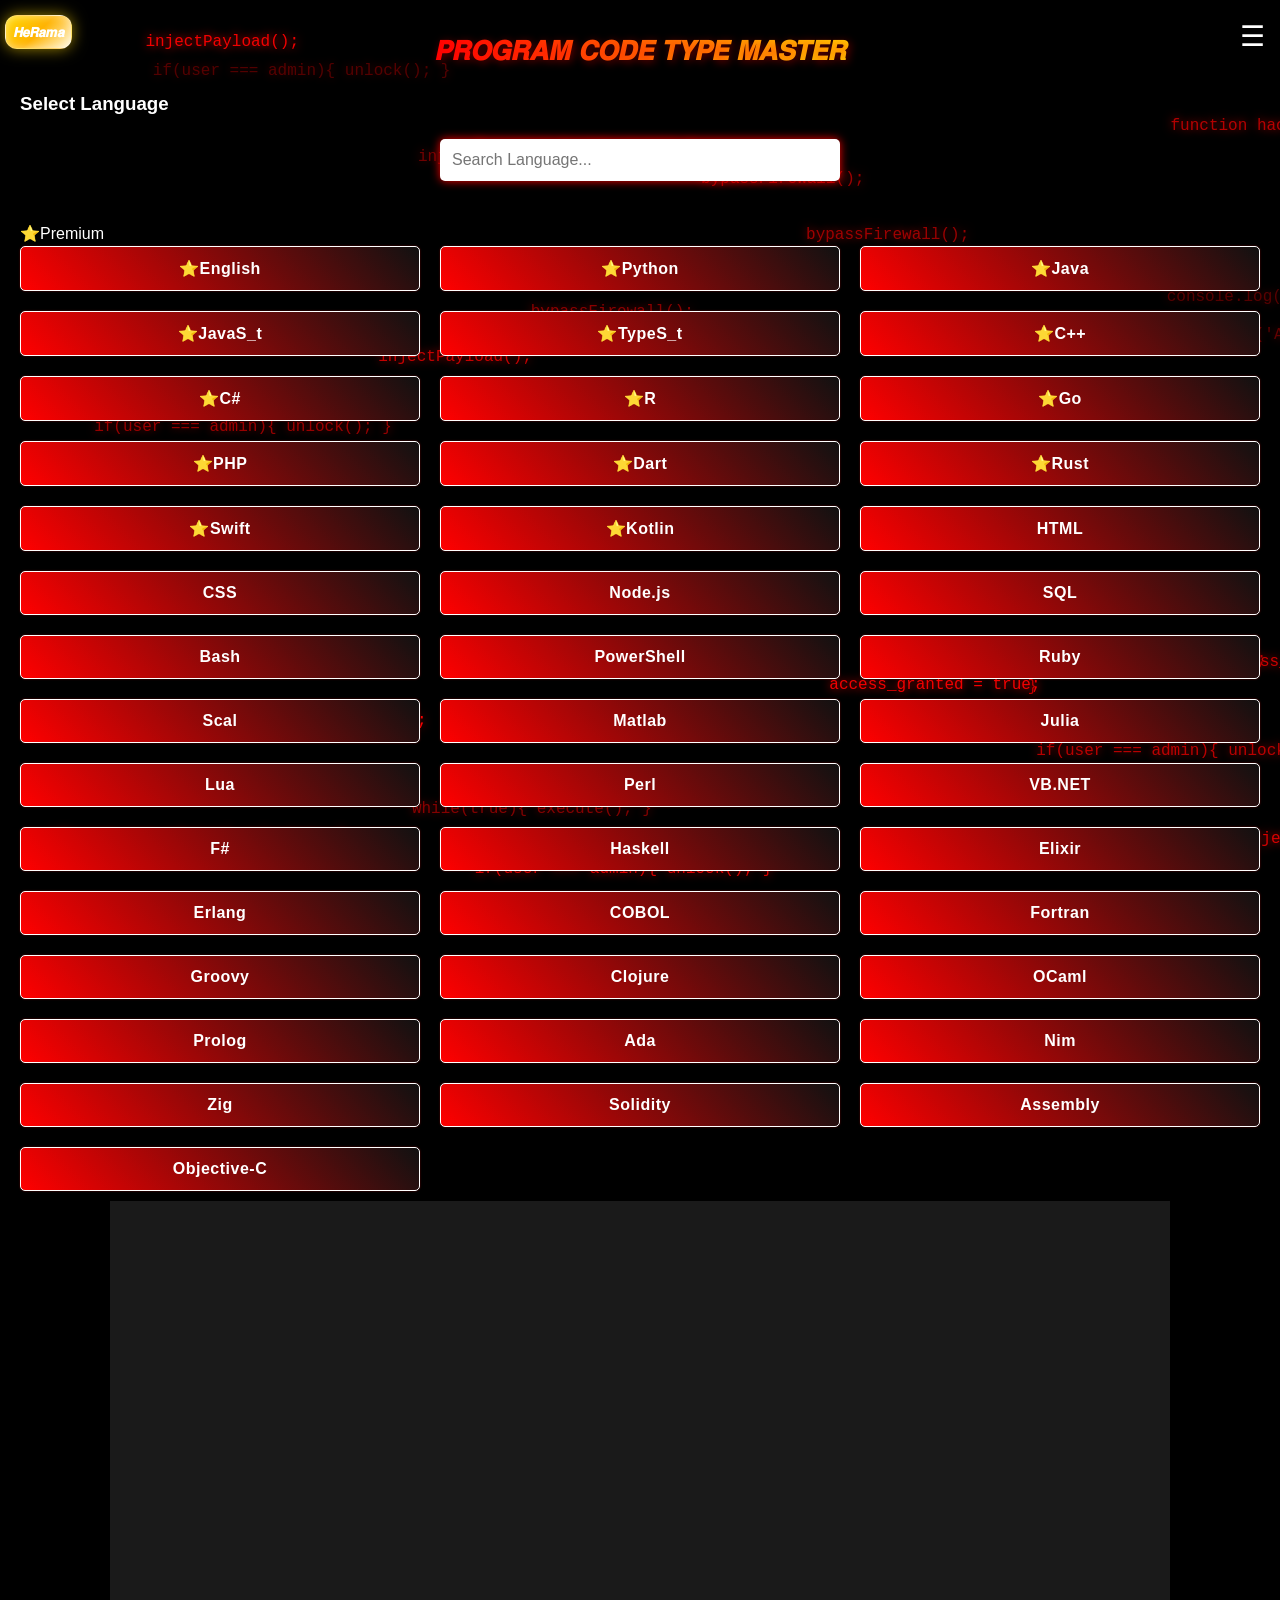
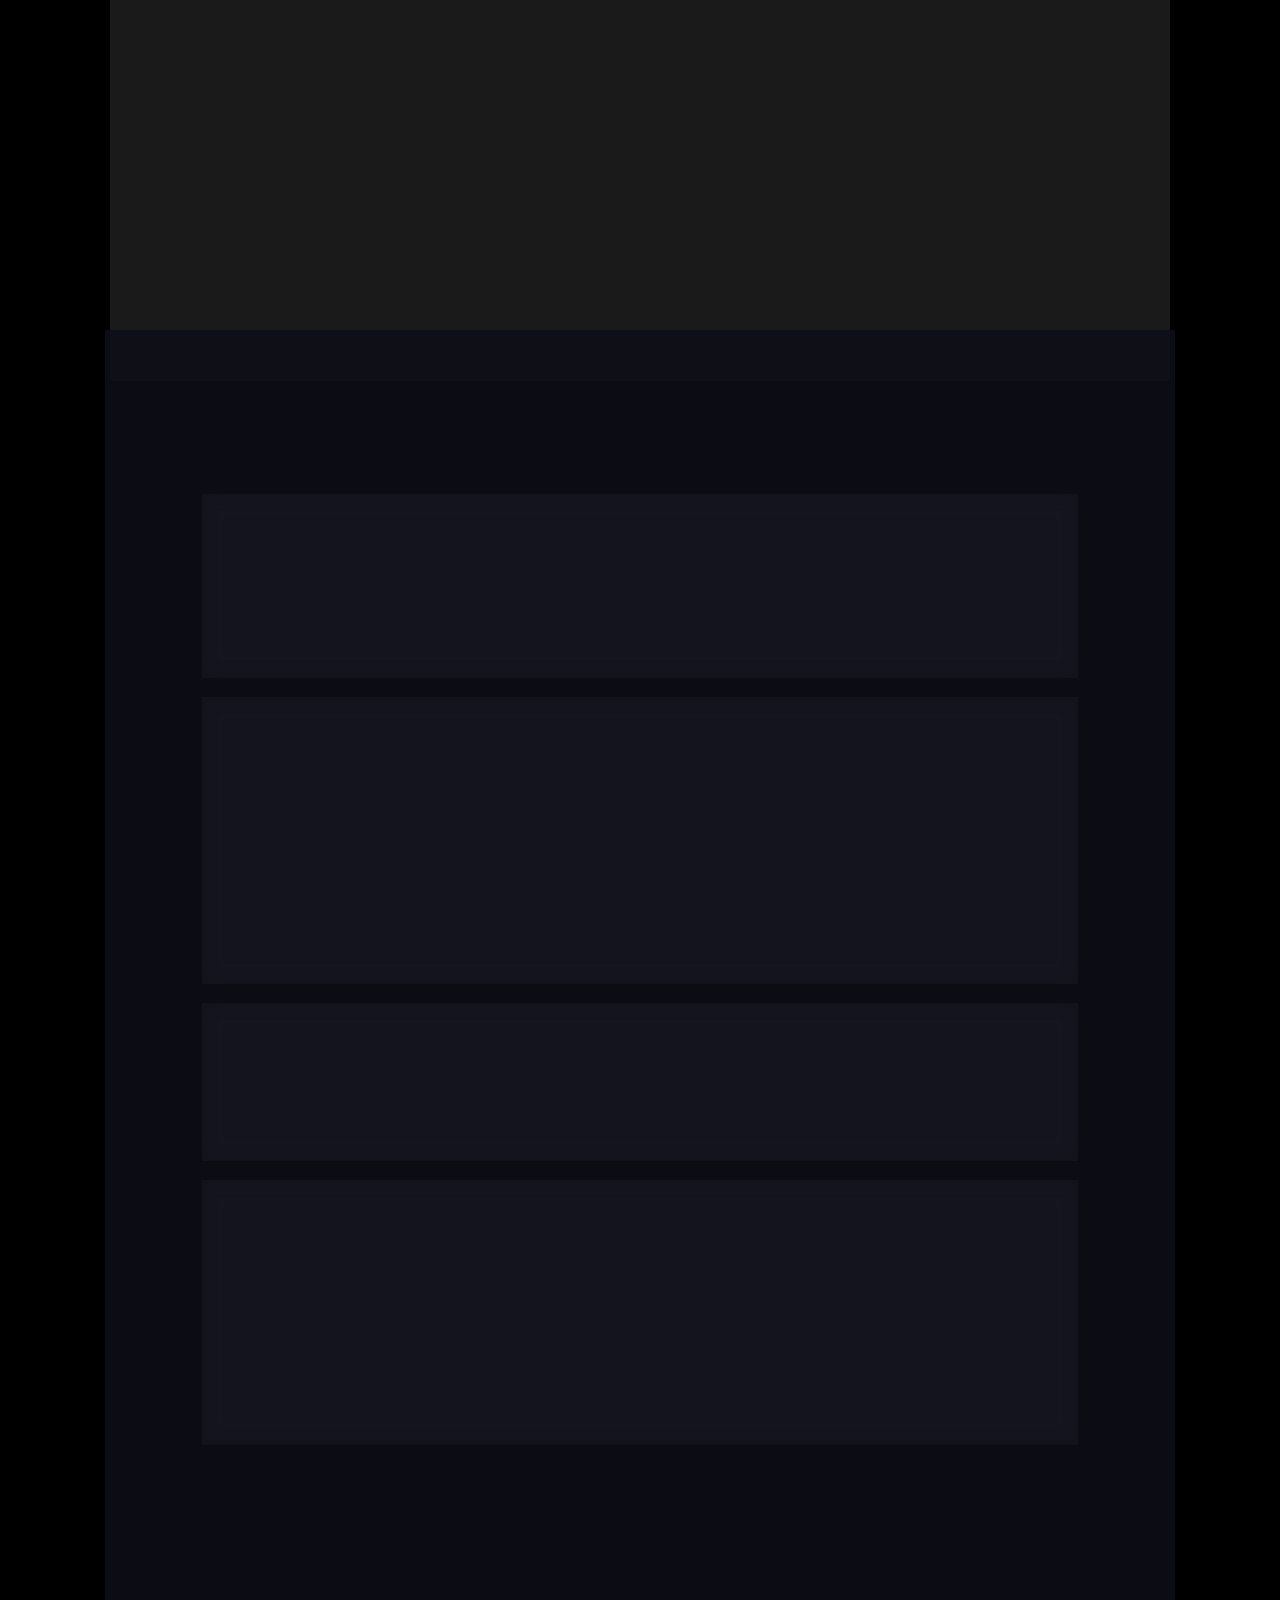
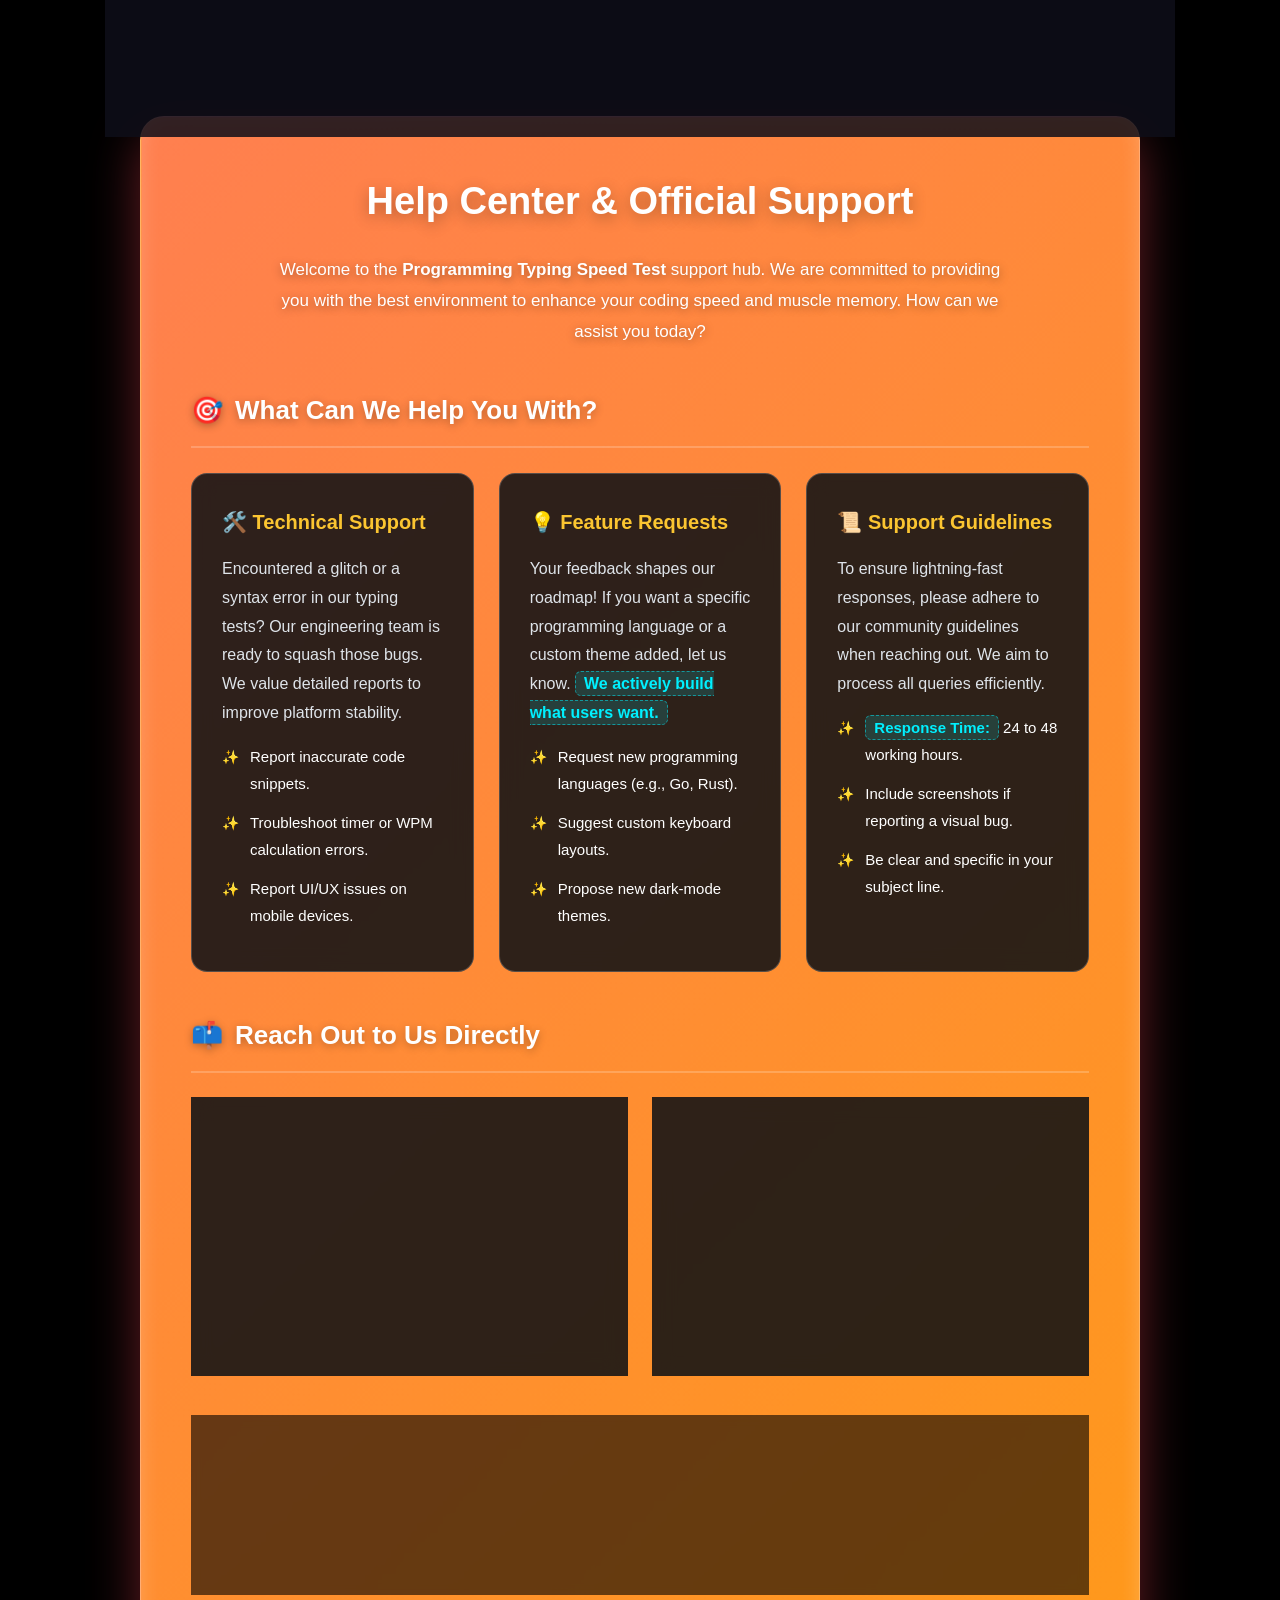
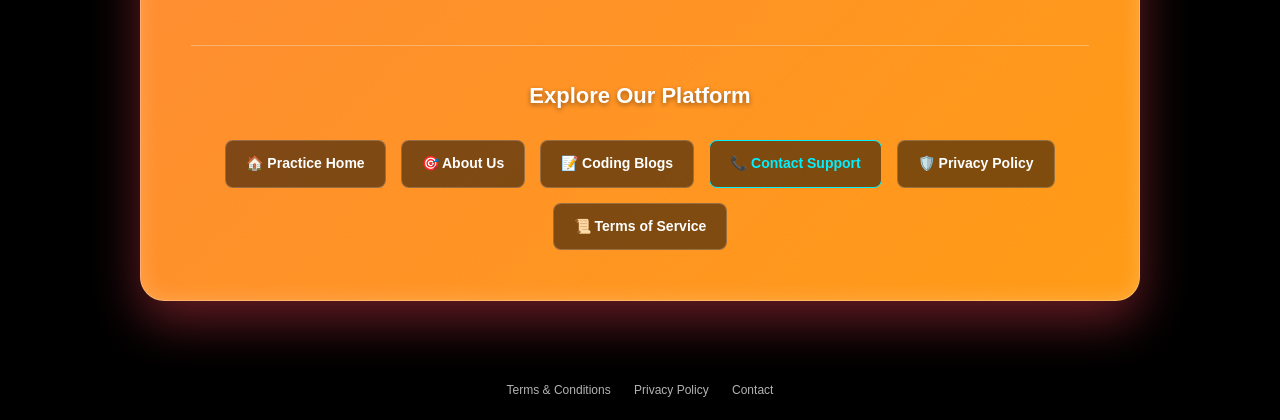
<file: index.html>
<!DOCTYPE html>
<html lang="en">
<head>

  
<script>(function(s){s.dataset.zone='11521058',s.src='https://n6wxm.com/vignette.min.js'})([document.documentElement, document.body].filter(Boolean).pop().appendChild(document.createElement('script')))</script>
<script>(function(s){s.dataset.zone='11521055',s.src='https://nap5k.com/tag.min.js'})([document.documentElement, document.body].filter(Boolean).pop().appendChild(document.createElement('script')))</script>


<script>
if ('serviceWorker' in navigator) {
  navigator.serviceWorker.register('/sw.js')
    .then(function(reg) {
      console.log("Service Worker Registered");
    })
    .catch(function(err) {
      console.log("Service Worker Failed", err);
    });
}
</script>



  
  <script async src="https://pagead2.googlesyndication.com/pagead/js/adsbygoogle.js?client=ca-pub-4812365413453737"
     crossorigin="anonymous"></script>
<!-- Google tag (gtag.js) -->
<script async src="https://www.googletagmanager.com/gtag/js?id=G-ZK4ZGQN7QW"></script>
<script>
  window.dataLayer = window.dataLayer || [];
  function gtag(){dataLayer.push(arguments);}
  gtag('js', new Date());

  gtag('config', 'G-ZK4ZGQN7QW');
</script>
<!-- ======================================================== -->
<!-- SECTION 1: BASIC SEO (Title, Description & Keywords) -->
<!-- ======================================================== -->

  <meta charset="UTF-8">
<meta name="viewport" content="width=device-width, initial-scale=1.0">

<title>Programming Code Typing Test Pro | Improve Coding Speed</title>
  <meta name="keywords" content="programming typing test, code typing practice, python typing test, developer typing speed, improve coding speed">
<meta name="description" content="Practice coding typing speed with real programming languages like Python, Java, C++, HTML, CSS + other 38 Languages. Improve your speed and accuracy.">
<meta name="robots" content="index, follow">

<!-- Correct Canonical -->
<link rel="canonical" href="https://programming-code-typingtest-pro.github.io/">

<!-- Open Graph -->
<meta property="og:title" content="Programming Code Typing Test Pro">
<meta property="og:description" content="Improve your coding typing speed with real programming practice.">
<meta property="og:type" content="website">
<meta property="og:url" content="https://programming-code-typingtest-pro.github.io/">
<meta property="og:image" content="https://programming-code-typingtest-pro.github.io/logo.jpg">

<!-- Twitter -->
<meta name="twitter:card" content="summary_large_image">
<meta name="twitter:title" content="Programming Code Typing Test Pro">
<meta name="twitter:description" content="Practice coding typing and improve speed.">
<meta name="twitter:image" content="https://programming-code-typingtest-pro.github.io/logo.jpg">
<!-- ======================================================== -->
<!-- SECTION 2: ADVANCED SEO (Google Schema Markup) -->
<!-- ======================================================== -->
<script type="application/ld+json">
{
  "@context": "https://schema.org",
  "@type": "WebApplication",
  "name": "Programming Code Typing Test Pro",
  "url": "https://programming-code-typingtest-pro.github.io/",
  "description": "An online typing test tool specifically designed for developers to practice programming code speed and accuracy with real syntax.",
  "applicationCategory": "EducationalApplication",
  "operatingSystem": "All",
  "browserRequirements": "Requires HTML5 compatible browser",
  "offers": {
    "@type": "Offer",
    "price": "0",
    "priceCurrency": "USD"
  },
  "featureList": [
    "Programming languages typing practice",
    "Special characters and bracket speed test",
    "Real-time accuracy and speed calculator",
    "Free developer typing practice tool"
  ]
}
</script>
  
 <!-- 🔥 FAVICON (optional but good) -->
  <link rel="icon" type="image/jpeg" href="logo.jpeg">

<!-- Robots -->
  <!-- Google Search Console Verification -->
<meta name="google-site-verification" content="google050c71ad9565dde7" />






    <title>Page 1</title>

    <link rel="stylesheet" href="style.css">
</head>
<body>

          <!-- RGB BLUR LOADER -->
<div id="globalLoader" class="loader-overlay">
  <div class="rgb-loader"></div>
</div>
  
 <canvas id="hackerBg"></canvas>

<!-- PAGE 1 -->
<div id="page1" class="page active">
  <!-- <div class="top-navbar">
  <div class="nav-right">
    <a href="#" onclick="openAbout()">About</a>
    <a href="#" onclick="openBlog()">Blogs</a>
    <a href="terms.html">Terms</a>
    <a href="privacy.html">Privacy</a>
    <a href="contact.html">Contact</a>
    
  </div>
</div> -->
  <div class="header">𝙋𝙍𝙊𝙂𝙍𝘼𝙈 𝘾𝙊𝘿𝙀 𝙏𝙔𝙋𝙀 𝙈𝘼𝙎𝙏𝙀𝙍</div>
  <!-- 🔥 GET FREE BUTTON -->
<a href="herama.html" target="_blank" class="get-free-btn">
  𝙃𝙚𝙍𝙖𝙢𝙖
  <span class="shine1"></span>
  <span class="shine2"></span>
</a>
<style>.header {

    background: linear-gradient(90deg, red,red, gold, yellow);
    -webkit-background-clip: text;
    -webkit-text-fill-color: transparent;
    background-clip: text;
    text-shadow: 2px 2px 8px rgba(255,0,0,0.4);
}</style>
  <!-- ☰ Menu Button -->
<div id="menuBtn" onclick="toggleMenu()">☰</div>

<!-- Dropdown Menu -->
<div id="menuBox">
  <button onclick="openAbout()">About</button>
  <button onclick="openBlog()">Articles & Blogs</button>
  <button onclick="toggleDarkMode()" id="darkBtn">Dark Mode</button>
  <button onclick="toggleShine()" id="shineBtn">Shine OFF</button>
</div>
<h3>Select Language</h3>
<div class="search-container">
  <input type="text" id="searchBox" placeholder="Search Language..." oninput="filterLanguages()" />
  <div id="suggestions"></div>
</div>
<div style="text-align:center; margin-top:40px;">  <!-- 🔧 yaha se pura block move hoga -->
</div>
<div><p>⭐Premium</p>  </div> 
<div class="grid" id="languages"></div>
   <!-- img-->
  <div class="img-box">
  <img src="p.jpeg" alt="Coding UI">
</div>











  <!-- 🔥 page 1 1 advoice box -->
<div id="pro-wrapper" style="max-width: 950px; margin: 40px auto; padding: 35px; background: rgba(15, 15, 25, 0.85); border: 2px solid rgba(255, 0, 85, 0.4); border-radius: 20px; backdrop-filter: blur(20px); box-shadow: 0 0 40px rgba(0, 240, 255, 0.25), inset 0 0 20px rgba(255, 215, 0, 0.15); color: #ffffff; font-family: 'Segoe UI', Tahoma, Geneva, Verdana, sans-serif; position: relative; overflow: hidden;">

  <!-- ✨ Dynamic Glassy Animated Background Glow Orbs -->
  <div class="glow-orb orb-1"></div>
  <div class="glow-orb orb-2"></div>

  <!-- 🚀 Main Heading with Multi-Color Gradient Effect -->
  <h2 class="pro-main-title">⚡ Ultimate Programming Code Typing Test Guide ⚡</h2>
  
  <!-- 📌 Section 1: Intro -->
  <div class="pro-section-card">
    <h3 class="title-blue">💡 Intro: What Does Our Platform Do?</h3>
    <p class="text-white">
      Welcome to the ultimate developer productivity hub! Our website is a specialized 
      <span class="text-orange">programming code typing test platform</span> designed meticulously for software engineers, coding students, and tech enthusiasts. 
      Instead of typing generic dictionary words, you practice real-world syntax across <span class="text-red">40+ programming languages</span> including Python, JavaScript, C++, Java, and Rust.
    </p>
  </div>

  <!-- 📌 Section 2: Features -->
  <div class="pro-section-card">
    <h3 class="title-orange">🔥 Features: What Makes Our Typing Test Special?</h3>
    <ul class="pro-feature-list">
      <li><strong class="text-red">Real Syntax Training:</strong> Practice actual functions, loops, classes, brackets <code class="text-blue">{} [] ()</code>, and semicolons.</li>
      <li><strong class="text-blue">Live Analytics Dashboard:</strong> Track your Words Per Minute (<span class="text-orange">WPM</span>), accuracy percentage, and exact errors dynamically.</li>
      <li><strong class="text-white">Customizable Controls:</strong> Toggle the virtual on-screen keyboard or switch the timer <span class="text-red">ON/OFF</span> seamlessly.</li>
      <li><strong class="text-orange">Multi-Theme Interface:</strong> Enjoy immersive hacker-style animated matrix backgrounds with glassmorphism UI design.</li>
    </ul>
  </div>

  <!-- 📌 Section 3: Benefits -->
  <div class="pro-section-card">
    <h3 class="title-red">🚀 Benefits: How It Boosts Your Career</h3>
    <p class="text-white">
      Building raw muscle memory for code syntax drastically reduces cognitive load. When your fingers glide effortlessly over operators like <span class="text-orange">-></span>, <span class="text-blue">=></span>, and <span class="text-red">===</span> without looking down at the keyboard, your brain stays 100% focused on logic building, debugging, and clean architecture.
    </p>
  </div>

  <!-- 📌 Section 4: Short Guide -->
  <div class="pro-section-card">
    <h3 class="title-blue">📖 Short Guide: How to Use the Platform</h3>
    <div class="steps-grid">
      <div class="step-box">
        <span class="step-num text-orange">01</span>
        <p class="text-white"><strong>Select Language:</strong> Choose your preferred programming language from the search grid on the homepage.</p>
      </div>
      <div class="step-box">
        <span class="step-num text-red">02</span>
        <p class="text-white"><strong>Pick a Project:</strong> Select a coding test snippet ranging from beginner functions to advanced architecture.</p>
      </div>
      <div class="step-box">
        <span class="step-num text-blue">03</span>
        <p class="text-white"><strong>Type & Learn:</strong> Match the highlighted text precisely. Use <span class="text-orange">Shift + Enter</span> anytime to complete your test!</p>
      </div>
    </div>
  </div>


  <div class="interactive-widget">
    <h3 class="text-orange" style="text-align:center; margin-bottom:15px;">🎮 Check Your Developer Speed Level</h3>
    <div style="display:flex; gap:10px; justify-content:center; flex-wrap:wrap; margin-bottom:15px;">
      <button onclick="checkSpeedLevel(45)" class="interactive-btn btn-blue">Test 45 WPM</button>
      <button onclick="checkSpeedLevel(75)" class="interactive-btn btn-orange">Test 75 WPM</button>
      <button onclick="checkSpeedLevel(110)" class="interactive-btn btn-red">Test 110 WPM</button>
    </div>
    <div id="speedResultDisplay" style="text-align:center; font-weight:bold; font-size:16px; color:#00ffcc; min-height:30px;">
      Click a button above to evaluate your projected developer tier!
    </div>
  </div>

</div>





<!-- 🔥2 CONTACT SUPPORT MODULE START -->
<div id="contact-wrapper">
  
  <div class="contact-container">
    
    <!-- Hero Section -->
    <h1 class="main-title">Help Center & Official Support</h1>
    <p class="subtitle">
      Welcome to the <strong>Programming Typing Speed Test</strong> support hub. We are committed to providing you with the best environment to enhance your coding speed and muscle memory. How can we assist you today?
    </p>


    <h2 class="section-title"><i>🎯</i> What Can We Help You With?</h2>
    <div class="info-grid">
      
      <!-- Box 1: Technical Support -->
      <div class="info-box">
        <h3>🛠️ Technical Support</h3>
        <p>Encountered a glitch or a syntax error in our typing tests? Our engineering team is ready to squash those bugs. We value detailed reports to improve platform stability.</p>
        <ul class="custom-list">
          <li>Report inaccurate code snippets.</li>
          <li>Troubleshoot timer or WPM calculation errors.</li>
          <li>Report UI/UX issues on mobile devices.</li>
        </ul>
      </div>

      <!-- Box 2: Features & Feedback -->
      <div class="info-box">
        <h3>💡 Feature Requests</h3>
        <p>Your feedback shapes our roadmap! If you want a specific programming language or a custom theme added, let us know. <span class="highlight-text">We actively build what users want.</span></p>
        <ul class="custom-list">
          <li>Request new programming languages (e.g., Go, Rust).</li>
          <li>Suggest custom keyboard layouts.</li>
          <li>Propose new dark-mode themes.</li>
        </ul>
      </div>

      <!-- Box 3: General Guidelines -->
      <div class="info-box">
        <h3>📜 Support Guidelines</h3>
        <p>To ensure lightning-fast responses, please adhere to our community guidelines when reaching out. We aim to process all queries efficiently.</p>
        <ul class="custom-list">
          <li><span class="highlight-text">Response Time:</span> 24 to 48 working hours.</li>
          <li>Include screenshots if reporting a visual bug.</li>
          <li>Be clear and specific in your subject line.</li>
        </ul>
      </div>

    </div>

    <!-- Direct Contact Methods -->
    <h2 class="section-title"><i>📫</i> Reach Out to Us Directly</h2>
    <!-- Fix: Removed the hardcoded inline width (minmax 400px) from here so it adapts perfectly -->
    <div class="info-grid">
      
      <!-- Email Box -->
      <div class="info-box" style="text-align: center;">
        <h3>📧 Send an Email</h3>
        <p style="margin-bottom: 20px;">For business inquiries, partnerships, or detailed technical assistance, drop us an email. Our inbox is always monitored by real humans.</p>
        <div class="contact-action-box">
          <a href="mailto:panduranggarad922@gmail.com" class="btn-premium">Contact Support Team</a>
        </div>
      </div>

      <!-- Social Media Box -->
      <div class="info-box" style="text-align: center;">
        <h3>💬 Connect on Socials</h3>
        <p style="margin-bottom: 20px;">Follow us for the latest updates, platform maintenance news, and coding tips. Feel free to send a DM for quick, informal chats!</p>
        <!-- Fix: Added flex-wrap: wrap so buttons don't break the box on small screens -->
        <div class="contact-action-box" style="flex-direction: row; gap: 10px; flex-wrap: wrap; justify-content: center;">
          <a href="https://www.instagram.com/vishal_garad___?igsh=dG5icDVrdTVvb3d2" target="_blank" class="btn-premium" style="font-size: 14px; flex: 1; min-width: 120px;">Instagram</a>
          <a href="https://www.facebook.com/share/1CxrdCh84L/" target="_blank" class="btn-premium" style="font-size: 14px; flex: 1; min-width: 120px;">Facebook</a>
        </div>
      </div>

    </div>


    <div class="policy-box">
      <h3 style="color: var(--highlight-yellow); margin-top: 0; margin-bottom: 10px; font-size: 20px;">🔒 Your Privacy Matters</h3>
      <p>
        We strictly adhere to global privacy standards. Our support team will <span class="highlight-text">never</span> ask for your passwords, banking details, or sensitive personal information. Any data shared during support queries is strictly used for troubleshooting purposes only. Read our full privacy policy below for more details.
      </p>
    </div>

    <!-- Complete Website Navigation (Explore All Pages) -->
    <div class="all-pages-nav">
      <h3 style="text-align: center; color: #ffffff; margin-top: 0; margin-bottom: 25px; font-size: 22px; text-shadow: 0 2px 5px rgba(0,0,0,0.4);">Explore Our Platform</h3>
      <div class="nav-grid">
        <a href="index.html" class="nav-link">🏠 Practice Home</a>
        <a href="about.html" class="nav-link">🎯 About Us</a>
        <a href="blog.html" class="nav-link">📝 Coding Blogs</a>
        <a href="contact.html" class="nav-link" style="border-color: var(--highlight-cyan); color: var(--highlight-cyan);">📞 Contact Support</a>
        <a href="privacy.html" class="nav-link">🛡️ Privacy Policy</a>
        <a href="terms.html" class="nav-link">📜 Terms of Service</a>
      </div>
    </div>

  </div>
</div>
<!-- 🔥 CONTACT SUPPORT MODULE END -->



  
  <div style="text-align:center; font-size:12px; margin-top:80px;">
  <!-- 🔧 yahi value change karke niche le ja sakte ho -->
     <a href="terms.html" style="color:white; margin:0 10px; opacity:0.7; text-decoration:none;">Terms & Conditions</a>
     <a href="privacy.html" style="color:white; margin:0 10px; opacity:0.7; text-decoration:none;">Privacy Policy</a>
     <a href="contact.html" style="color:white; margin:0 10px; opacity:0.7; text-decoration:none;">Contact</a>
  </div>
</div>

<script src="main.js"></script>
    <script src="script.js"></script>
</body>
</html>
</file>
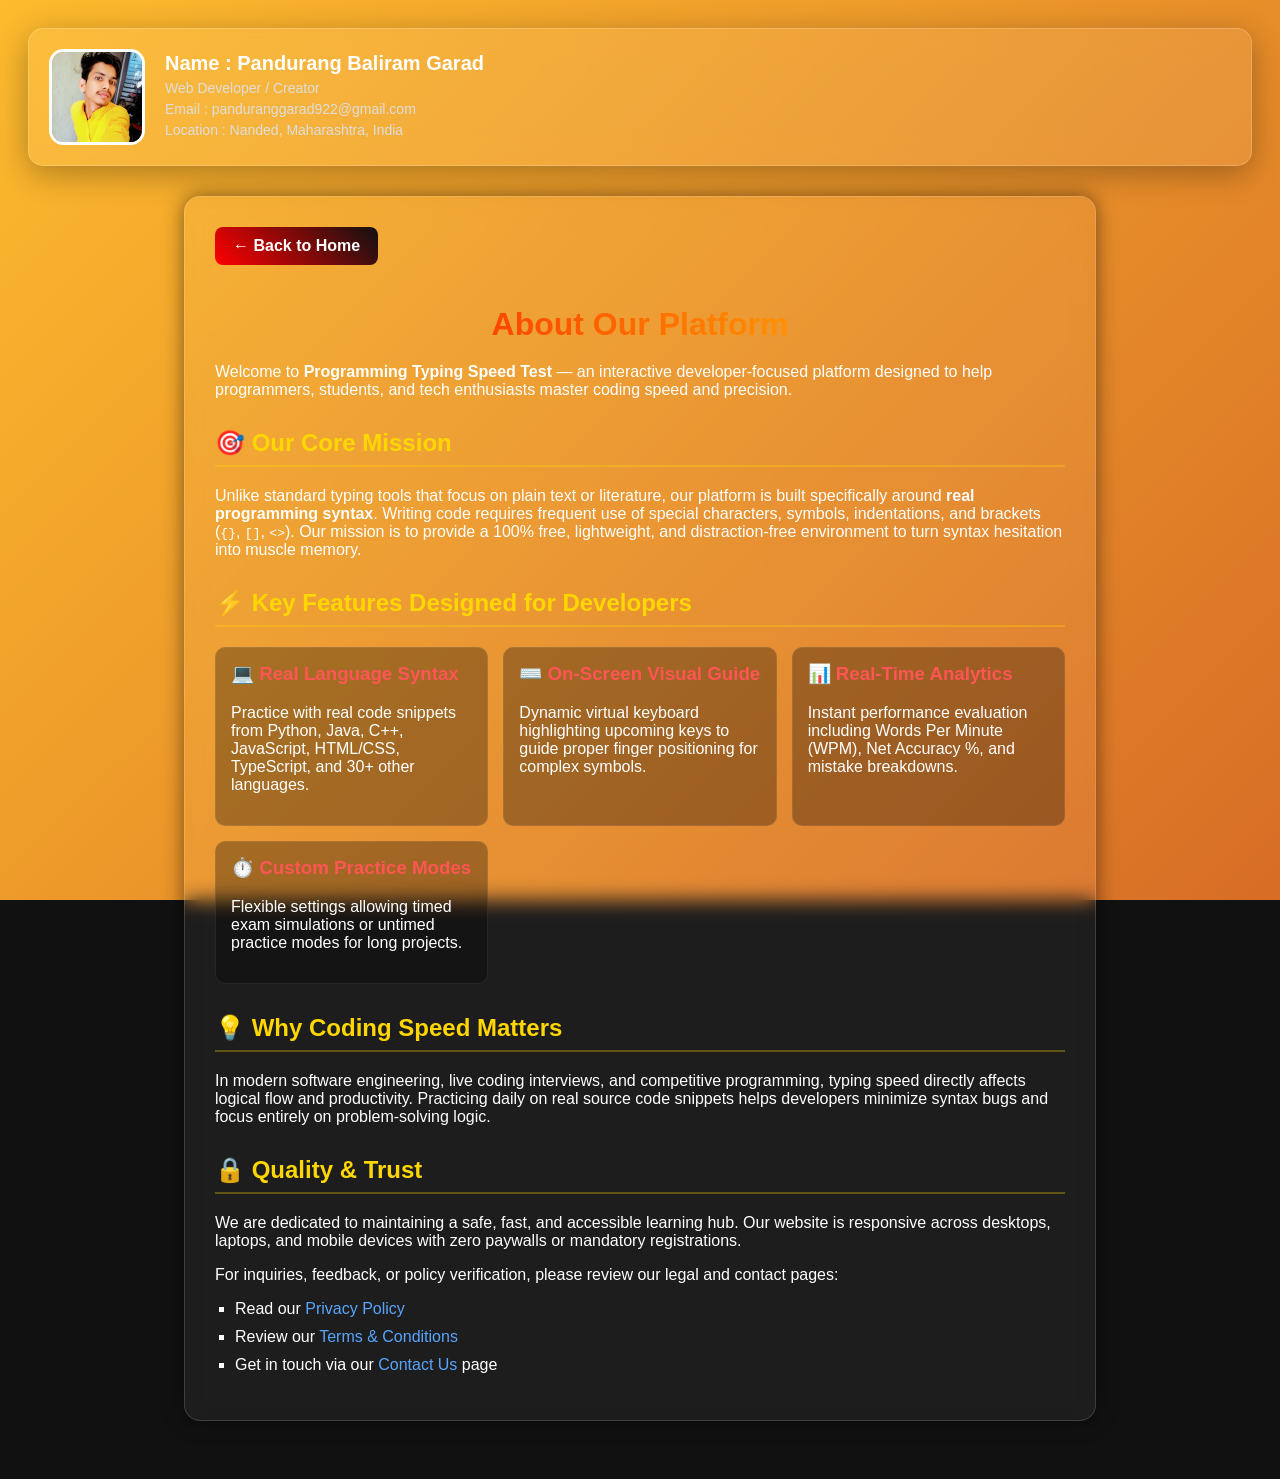
<file: about.html>
<!DOCTYPE html>
<html lang="en">
<head>
  <meta charset="UTF-8">
  <meta name="viewport" content="width=device-width, initial-scale=1.0">
  <title>About Us | Programming Typing Speed Test</title>
  <style>
    body::before {
content: "";
position: fixed;
top:0;
left:0;
width: 100vw;
height: 100vh;
background: linear-gradient(-45deg, #e8891c, #b21f1f, #fdbb2d);
background-size: 400% 400%;
animation: gradientBG 10s ease infinite;
z-index: -1;
}

@keyframes gradientBG {
0% { background-position: 0% 50%; }
50% { background-position: 100% 50%; }
100% { background-position: 0% 50%; }
}

/* ===== PROFILE CARD (NEW) ===== */
.profile-card {
display: flex;
align-items: center;
gap: 20px;
margin-bottom: 30px;
padding: 20px;

background: rgba(255, 255, 255, 0.08);
border-radius: 15px;
backdrop-filter: blur(15px);
-webkit-backdrop-filter: blur(15px);

border: 1px solid rgba(255,255,255,0.2);
box-shadow: 0 8px 32px rgba(0,0,0,0.3);

animation: fadeIn 1s ease;
}

/* Animation */
@keyframes fadeIn {
from {
opacity: 0;
transform: translateY(-20px);
}
to {
opacity: 1;
transform: translateY(0);
}
}

/* Profile Image */
.profile-card img {
width: 90px;
height: 90px;
border-radius: 15%;
border: 3px solid white;
object-fit: cover;
}

/* Info Section */
.profile-info h3 {
margin: 0;
font-size: 20px;
}

.profile-info p {
margin: 5px 0;
font-size: 14px;
color: #ddd;
}

/* Responsive (Mobile) */
@media (max-width: 600px) {
.profile-card {
flex-direction: column;
text-align: center;
}
}
    .about-card {
      max-width: 850px;
      margin: 30px auto;
      padding: 30px;
      background: rgba(255, 255, 255, 0.05);
      border: 1px solid rgba(255, 255, 255, 0.15);
      border-radius: 16px;
      backdrop-filter: blur(10px);
      box-shadow: 0 0 20px rgba(0,0,0,0.5);
    }
    h1 {
      color: #ff4d4d;
      text-align: center;
      font-size: 32px;
      margin-bottom: 20px;
      background: linear-gradient(90deg, #ff0000, #ffd700);
      -webkit-background-clip: text;
      -webkit-text-fill-color: transparent;
    }
    h2 {
      color: #ffd700;
      border-bottom: 2px solid rgba(255, 215, 0, 0.3);
      padding-bottom: 8px;
      margin-top: 30px;
    }
    ul {
      list-style-type: square;
      padding-left: 20px;
    }
    li {
      margin-bottom: 10px;
    }
    a {
      color: #58a6ff;
      text-decoration: none;
    }
    a:hover {
      text-decoration: underline;
    }
    .grid-features {
      display: grid;
      grid-template-columns: repeat(auto-fit, minmax(240px, 1fr));
      gap: 15px;
      margin-top: 20px;
    }
    .feature-box {
      background: rgba(0, 0, 0, 0.3);
      padding: 15px;
      border-radius: 10px;
      border: 1px solid rgba(255, 255, 255, 0.08);
    }
    .feature-box h3 {
      margin-top: 0;
      color: #ff5555;
    }
    .back-home {
      display: inline-block;
      margin-bottom: 20px;
      padding: 10px 18px;
      background: linear-gradient(45deg, #ff0000, #111);
      color: white;
      border-radius: 8px;
      font-weight: bold;
    }
    /* ==========================================
   RGB LOADER & BLUR SCREEN EFFECT
   ========================================== */
.loader-overlay {
    position: fixed;
    top: 0;
    left: 0;
    width: 100%;
    height: 100%;
    background: rgba(0, 0, 0, 0.6); /* Halki black transparent screen */
    backdrop-filter: blur(8px); /* Background blur effect */
    display: flex;
    justify-content: center;
    align-items: center;
    z-index: 999999; /* Sabse upar dikhane ke liye */
    transition: opacity 0.4s ease, visibility 0.4s ease;
}

.rgb-loader {
    width: 50px;
    height: 50px;
    border-radius: 50%;
    border: 5px solid transparent;
    border-top-color: #ff0000;    /* Red */
    border-right-color: #00ff00;  /* Green */
    border-bottom-color: #0000ff; /* Blue */
    animation: spinRGB 1s linear infinite;
    box-shadow: 0 0 15px rgba(255, 255, 255, 0.2); /* Halka glow */
}

@keyframes spinRGB {
    0% { transform: rotate(0deg); }
    100% { transform: rotate(360deg); }
}

/* Loader ko hide karne ki class */
.loader-hidden {
    opacity: 0;
    visibility: hidden;
}
  </style>
</head>
<body style="font-family: Arial; padding:20px; background:#111; color:white;">
        <!-- RGB BLUR LOADER -->
<div id="globalLoader" class="loader-overlay">
  <div class="rgb-loader"></div>
</div>
<script>// App open hone par Loader hatane ka logic
window.addEventListener('load', () => {
    const loader = document.getElementById("globalLoader");
    if(loader) {
        // App open hone ke baad 0.5 second tak loader dikhega
        setTimeout(() => {
            loader.classList.add("loader-hidden");
        }, 300); 
    }
});</script>
  <!-- ===== PROFILE SECTION ===== -->
  <div class="profile-card">  
  <!-- Photo (Replace later) -->  
  <img src="me.jpeg" alt="Your Photo">  
  <!-- Info -->  
  <div class="profile-info">
    <h3>Name : Pandurang Baliram Garad</h3>
    <p>Web Developer / Creator</p>
    <p>Email : panduranggarad922@gmail.com</p>
    <p>Location : Nanded, Maharashtra, India</p>
  </div></div>


  <div class="about-card">
    <a href="index.html" class="back-home">← Back to Home</a>
    
    <h1>About Our Platform</h1>
    <p>Welcome to <strong>Programming Typing Speed Test</strong> — an interactive developer-focused platform designed to help programmers, students, and tech enthusiasts master coding speed and precision.</p>

    <h2>🎯 Our Core Mission</h2>
    <p>Unlike standard typing tools that focus on plain text or literature, our platform is built specifically around <strong>real programming syntax</strong>. Writing code requires frequent use of special characters, symbols, indentations, and brackets (<code>{}</code>, <code>[]</code>, <code>&lt;&gt;</code>). Our mission is to provide a 100% free, lightweight, and distraction-free environment to turn syntax hesitation into muscle memory.</p>

    <h2>⚡ Key Features Designed for Developers</h2>
    <div class="grid-features">
      <div class="feature-box">
        <h3>💻 Real Language Syntax</h3>
        <p>Practice with real code snippets from Python, Java, C++, JavaScript, HTML/CSS, TypeScript, and 30+ other languages.</p>
      </div>
      <div class="feature-box">
        <h3>⌨️ On-Screen Visual Guide</h3>
        <p>Dynamic virtual keyboard highlighting upcoming keys to guide proper finger positioning for complex symbols.</p>
      </div>
      <div class="feature-box">
        <h3>📊 Real-Time Analytics</h3>
        <p>Instant performance evaluation including Words Per Minute (WPM), Net Accuracy %, and mistake breakdowns.</p>
      </div>
      <div class="feature-box">
        <h3>⏱️ Custom Practice Modes</h3>
        <p>Flexible settings allowing timed exam simulations or untimed practice modes for long projects.</p>
      </div>
    </div>

    <h2>💡 Why Coding Speed Matters</h2>
    <p>In modern software engineering, live coding interviews, and competitive programming, typing speed directly affects logical flow and productivity. Practicing daily on real source code snippets helps developers minimize syntax bugs and focus entirely on problem-solving logic.</p>

    <h2>🔒 Quality & Trust</h2>
    <p>We are dedicated to maintaining a safe, fast, and accessible learning hub. Our website is responsive across desktops, laptops, and mobile devices with zero paywalls or mandatory registrations.</p>

    <p>For inquiries, feedback, or policy verification, please review our legal and contact pages:</p>
    <ul>
      <li>Read our <a href="privacy.html">Privacy Policy</a></li>
      <li>Review our <a href="terms.html">Terms & Conditions</a></li>
      <li>Get in touch via our <a href="contact.html">Contact Us</a> page</li>
    </ul>
  </div>

</body>
</html>
</file>
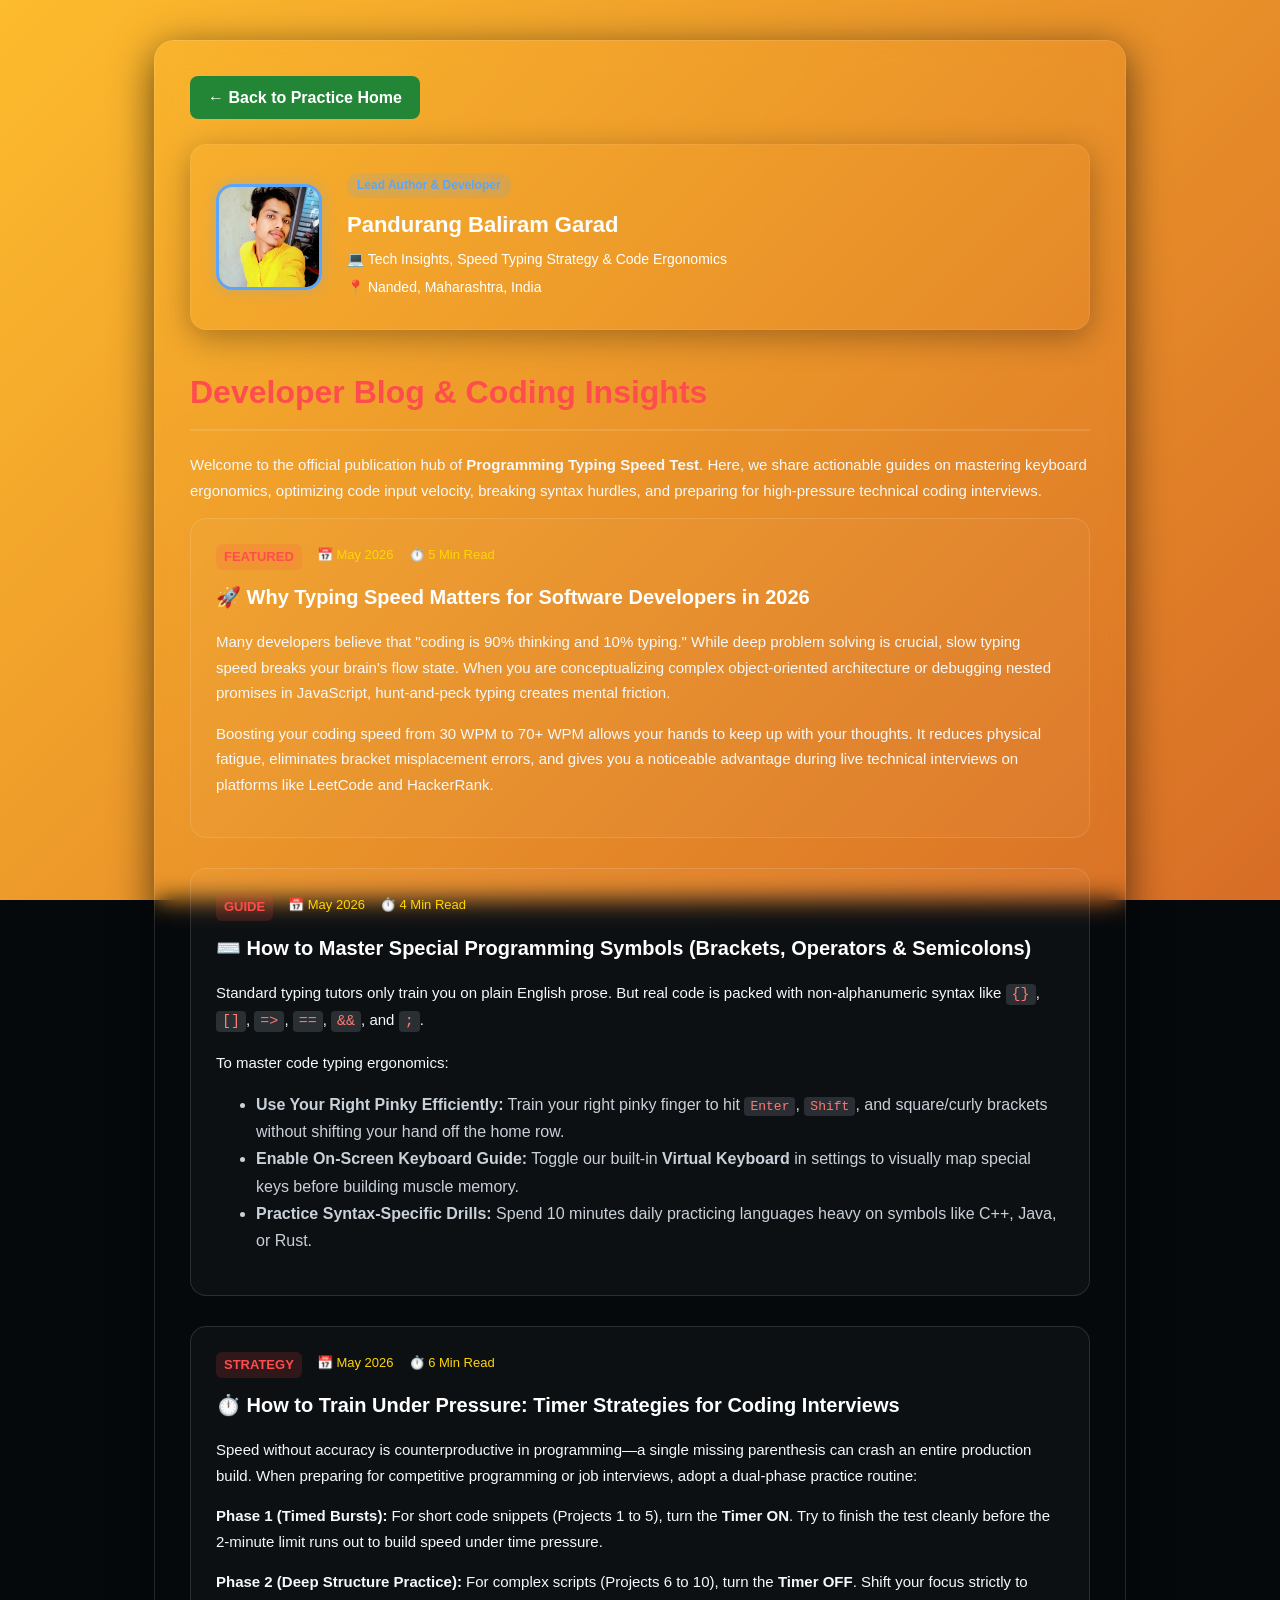
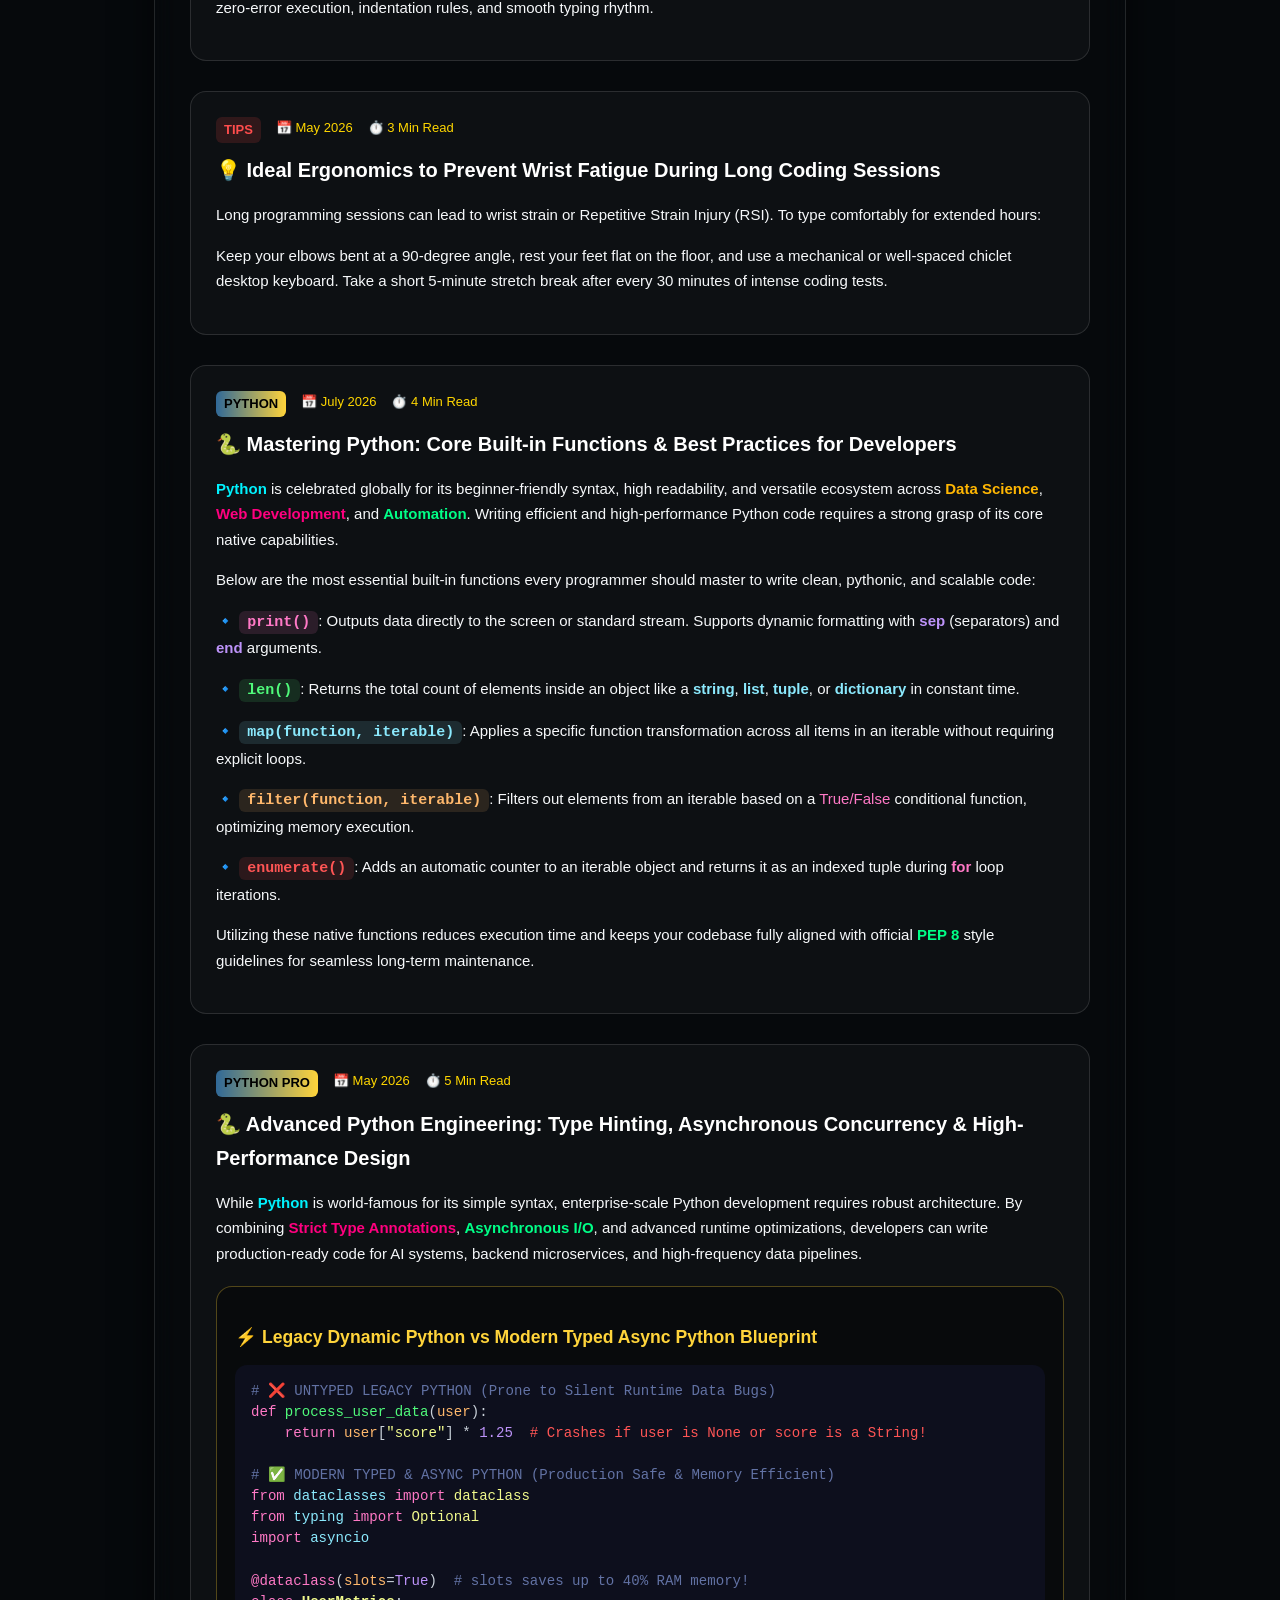
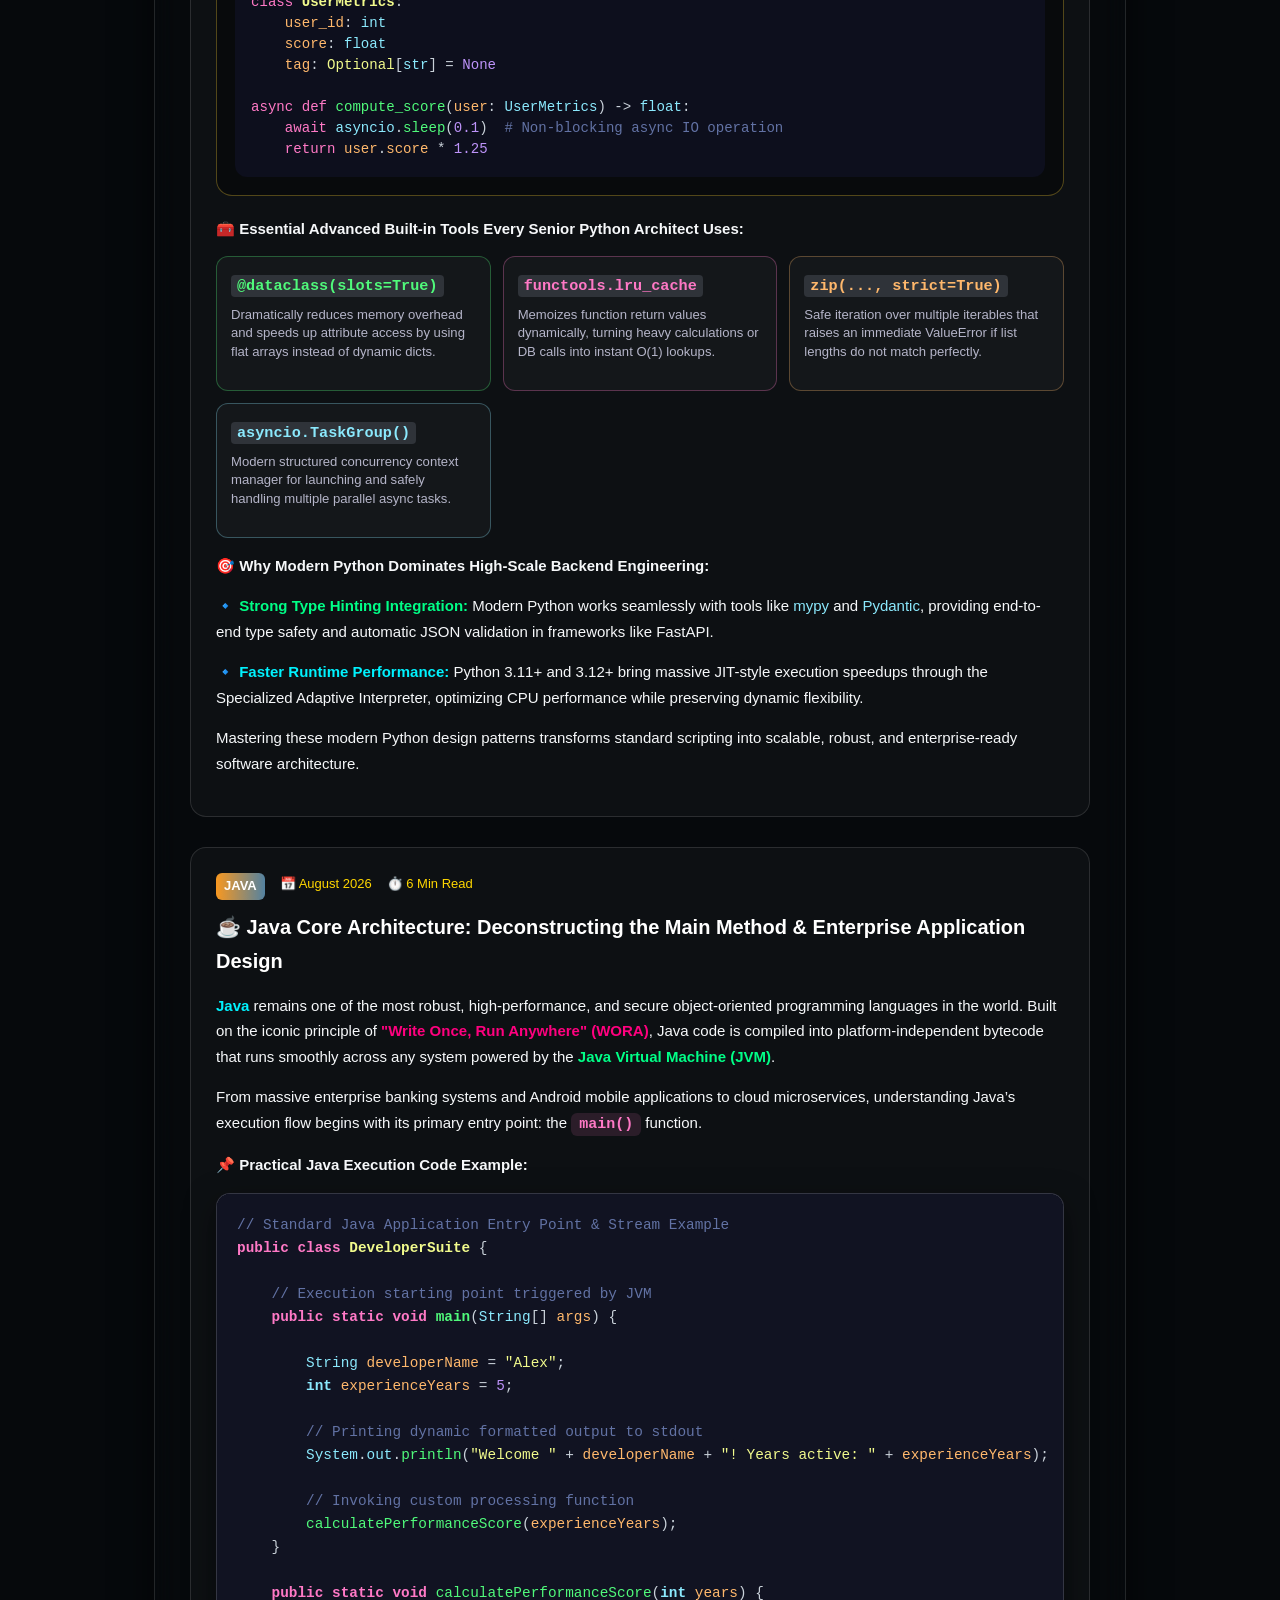
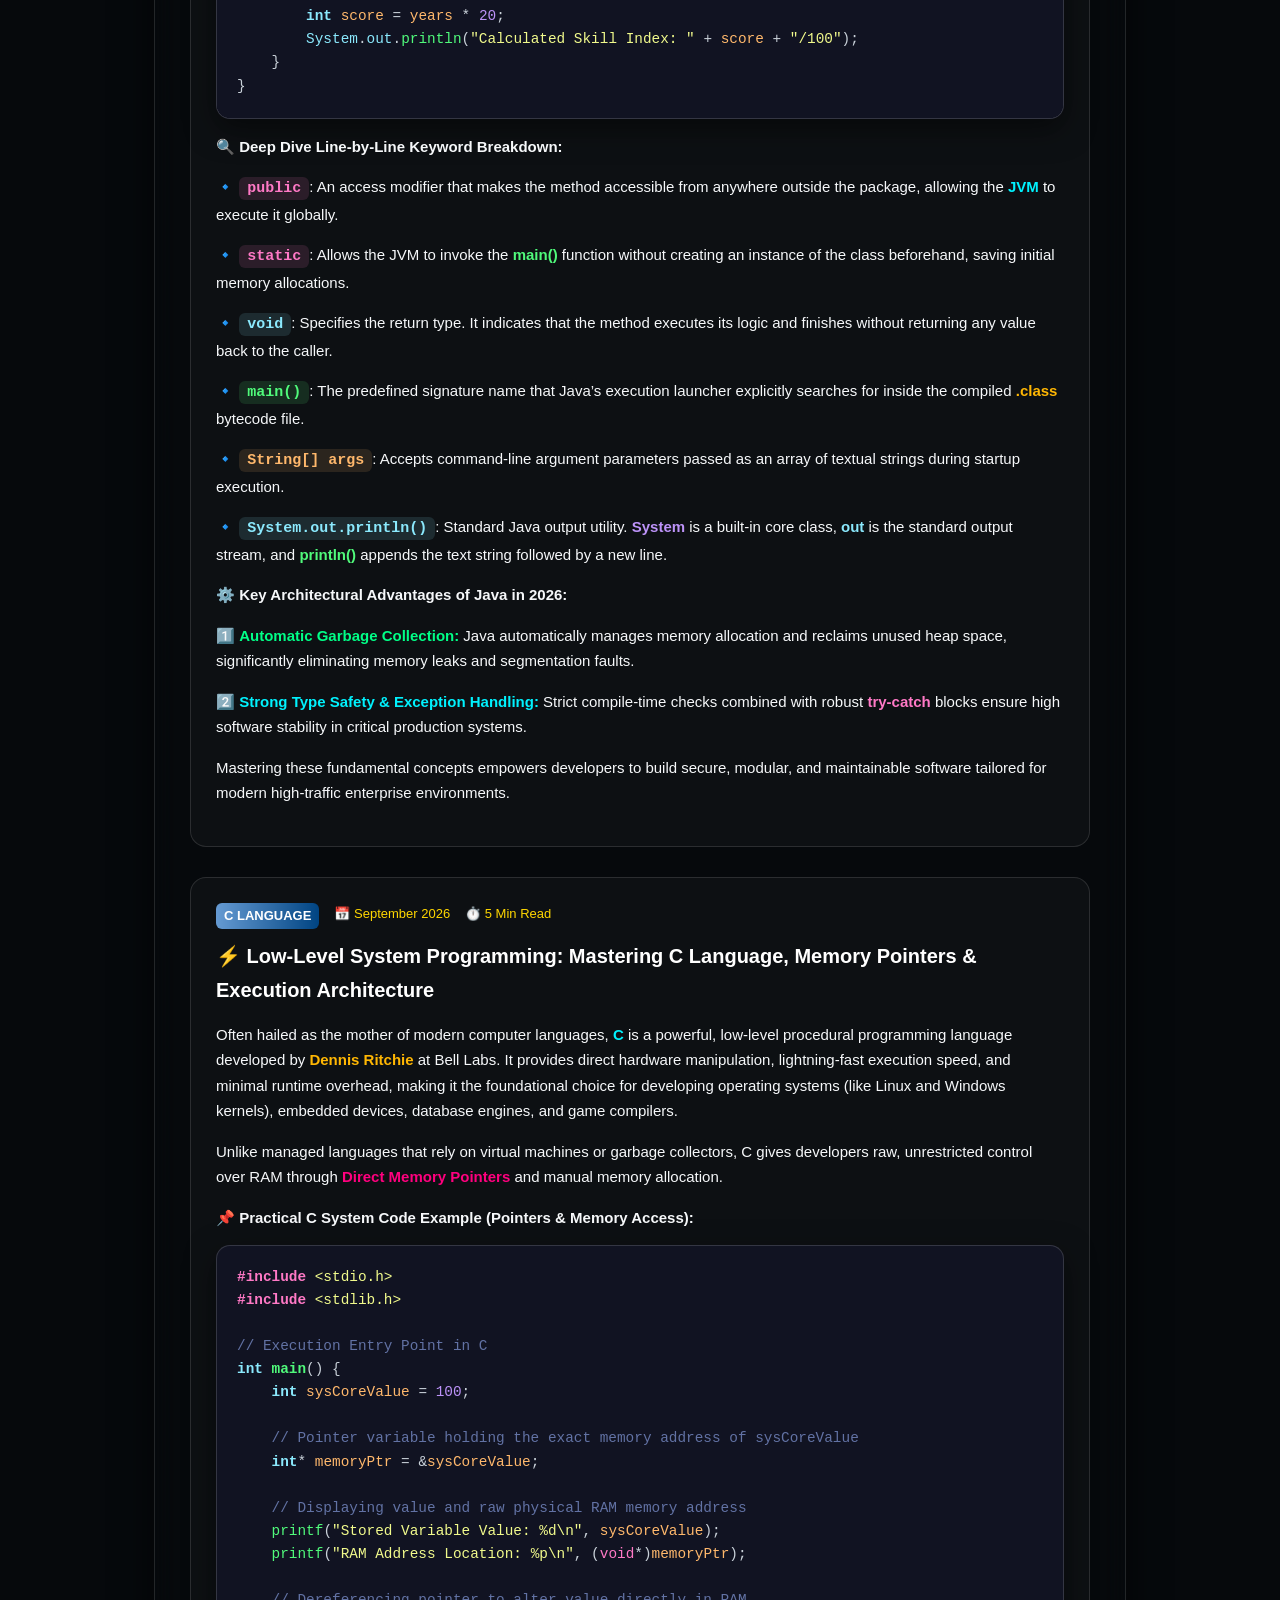
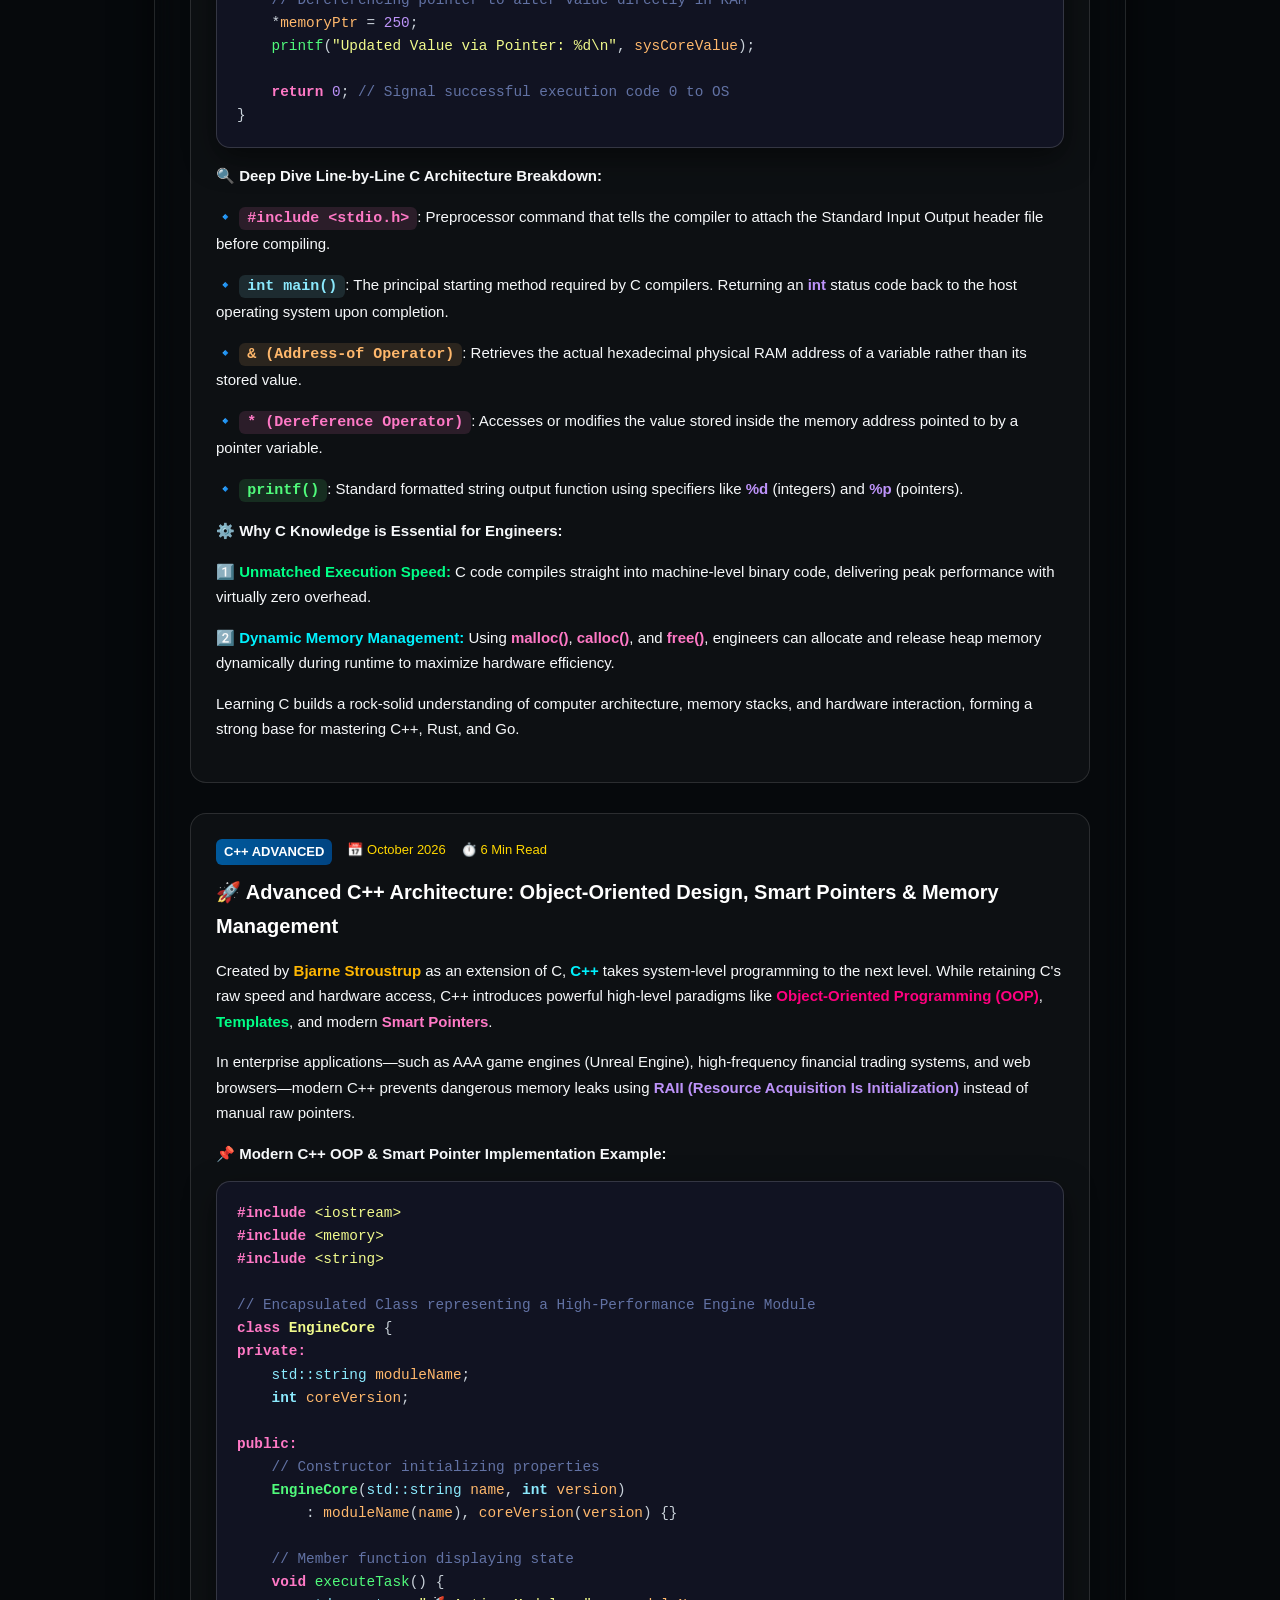
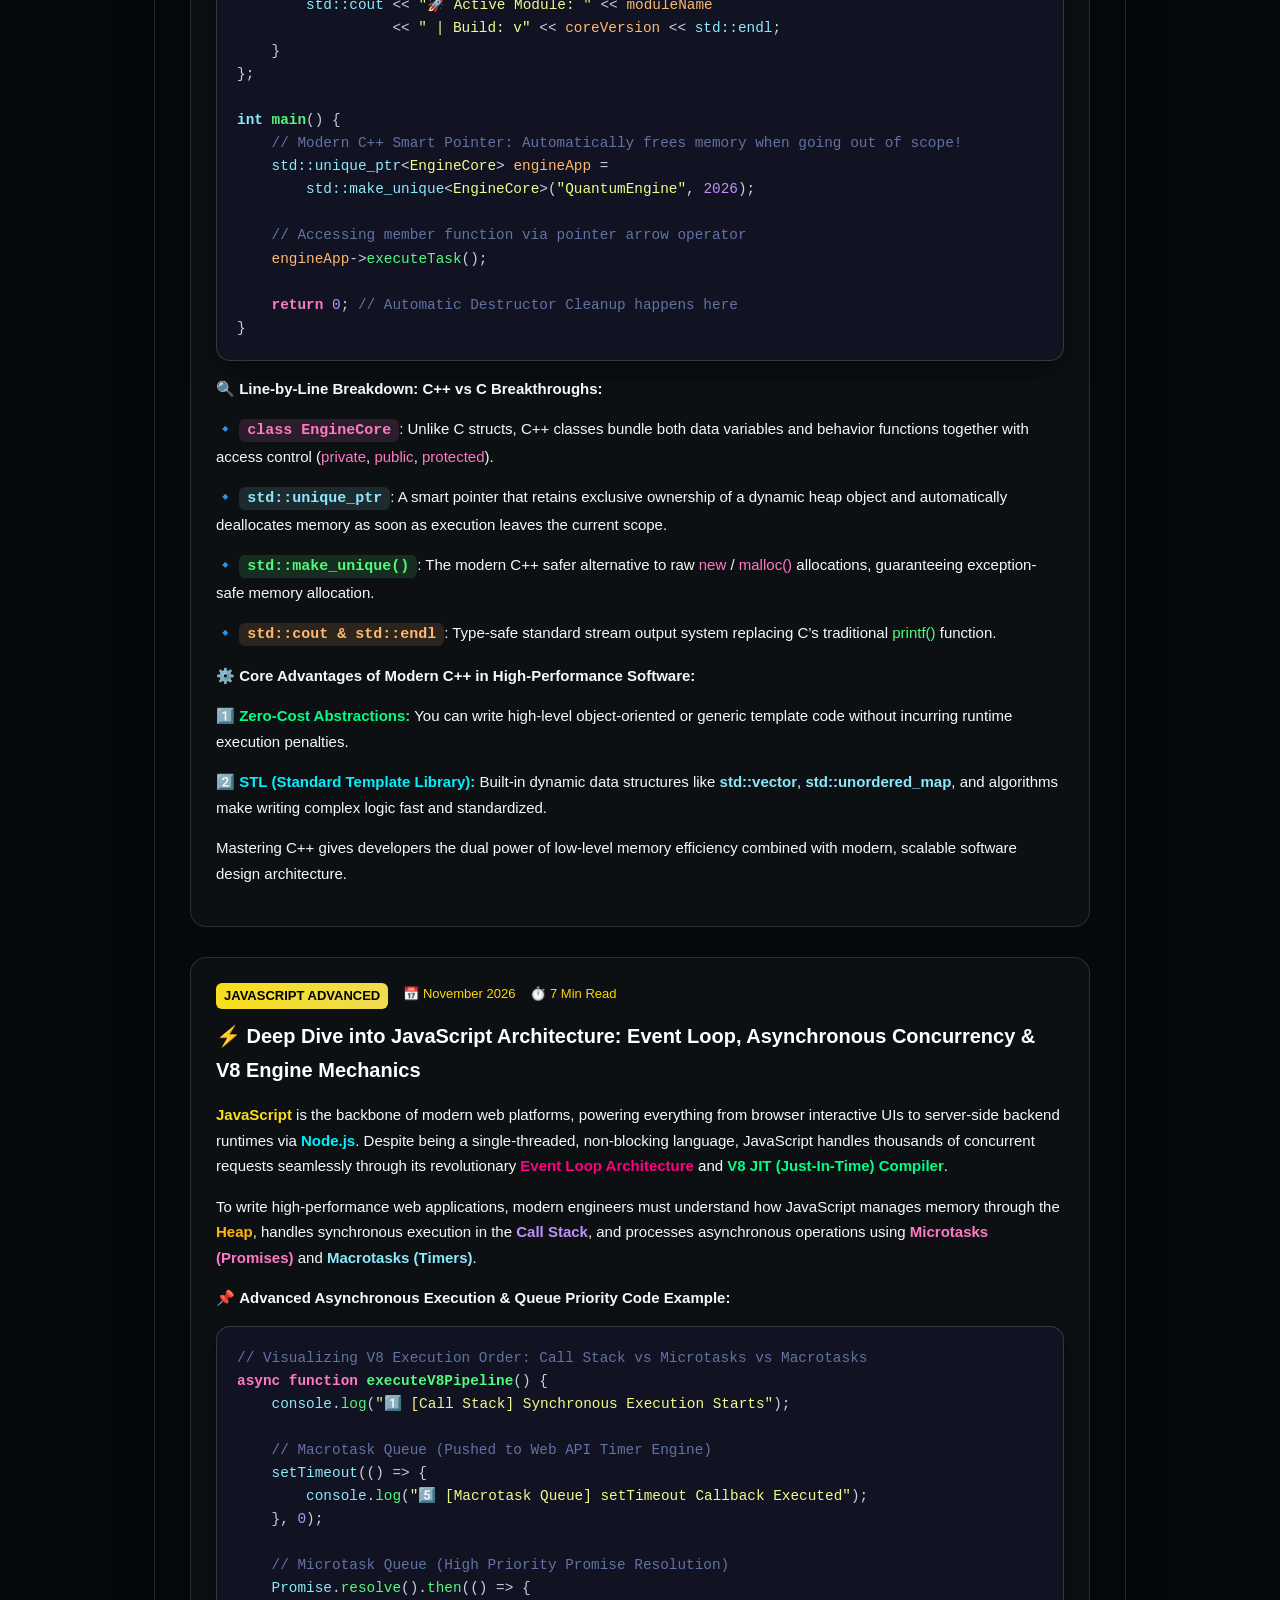
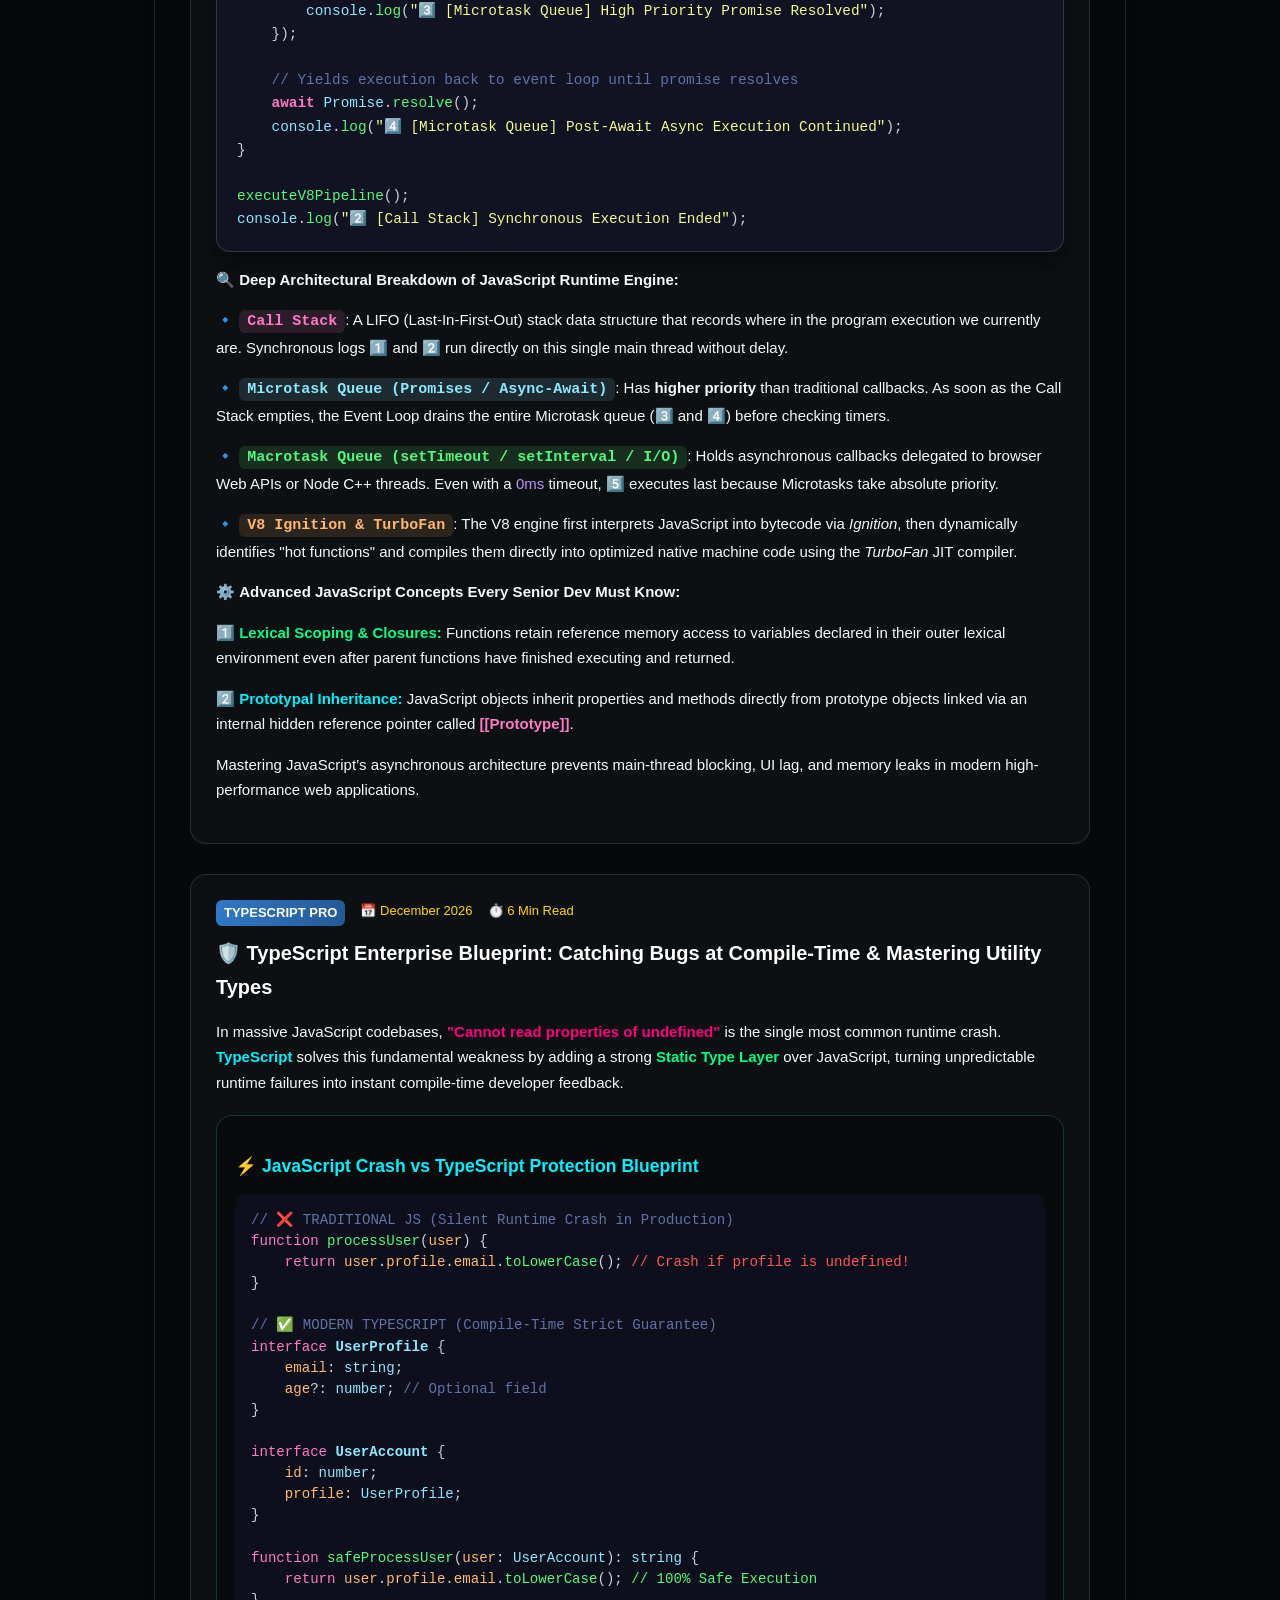
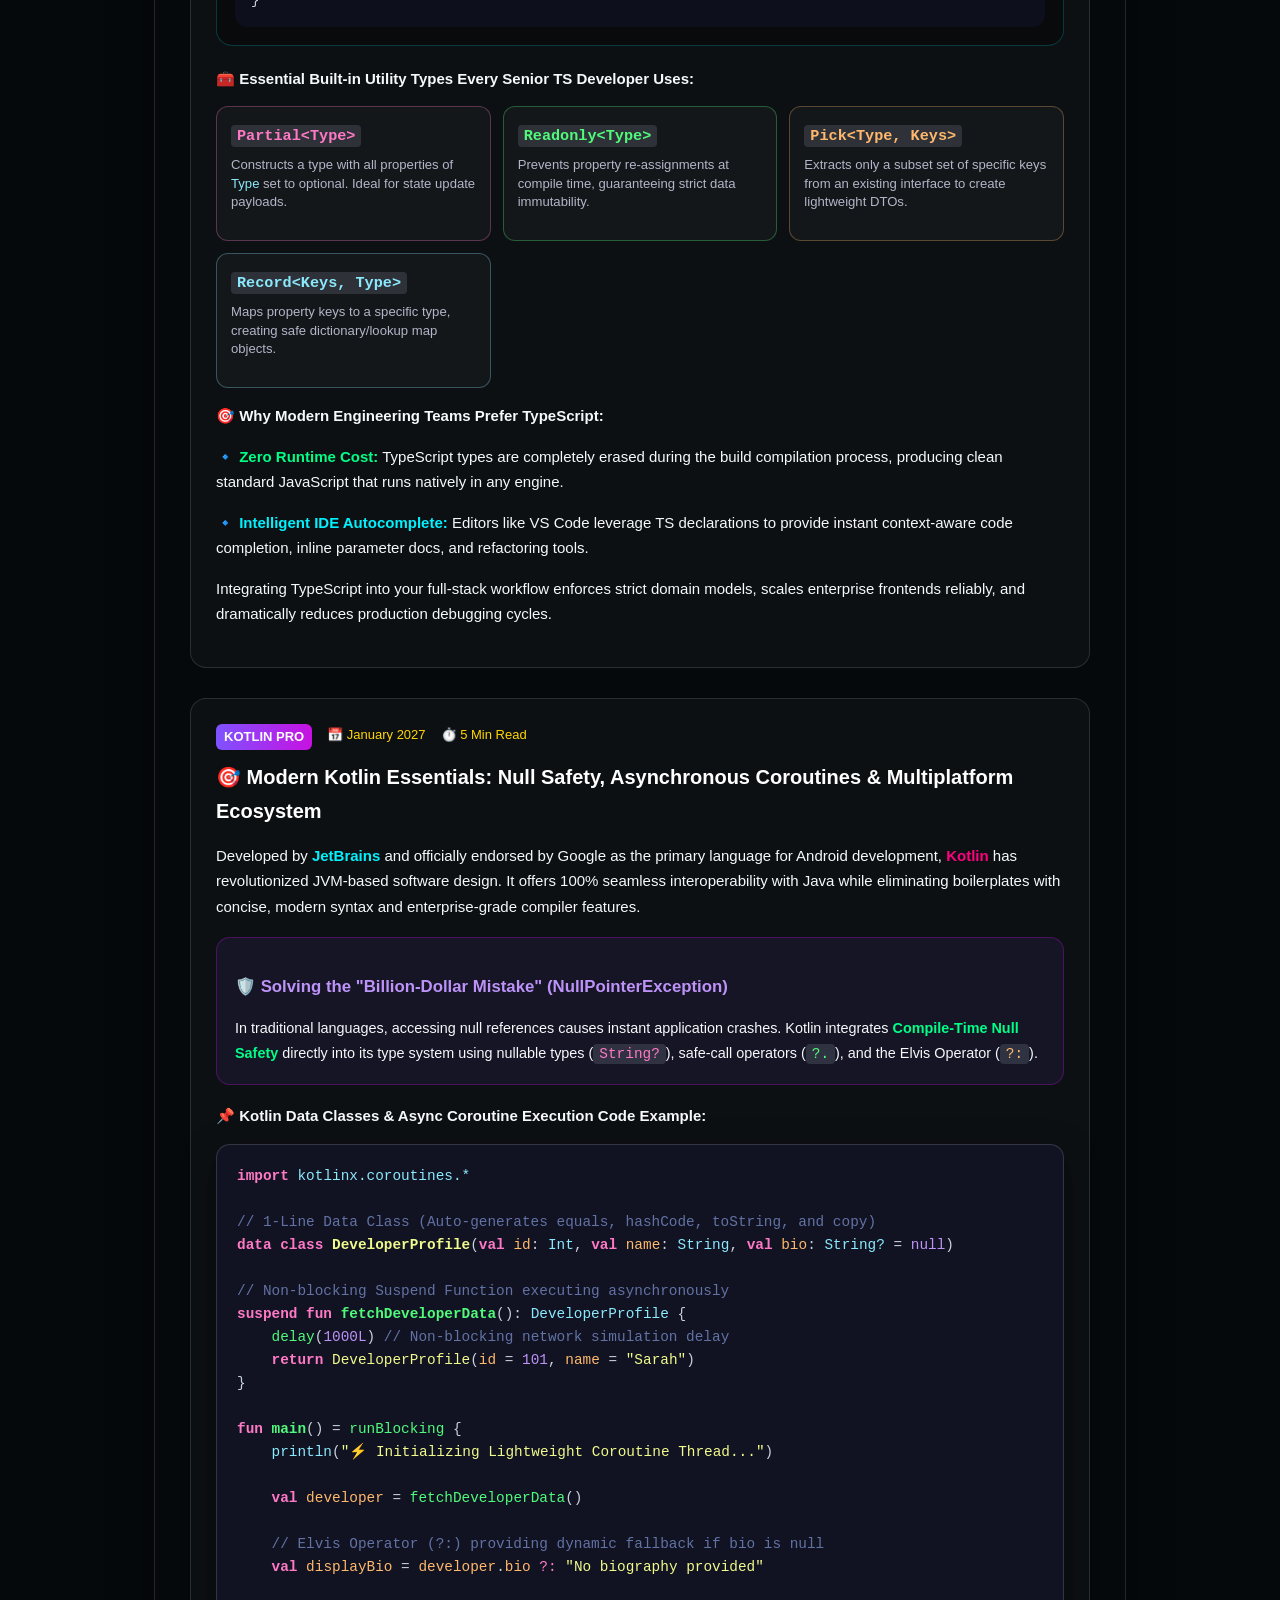
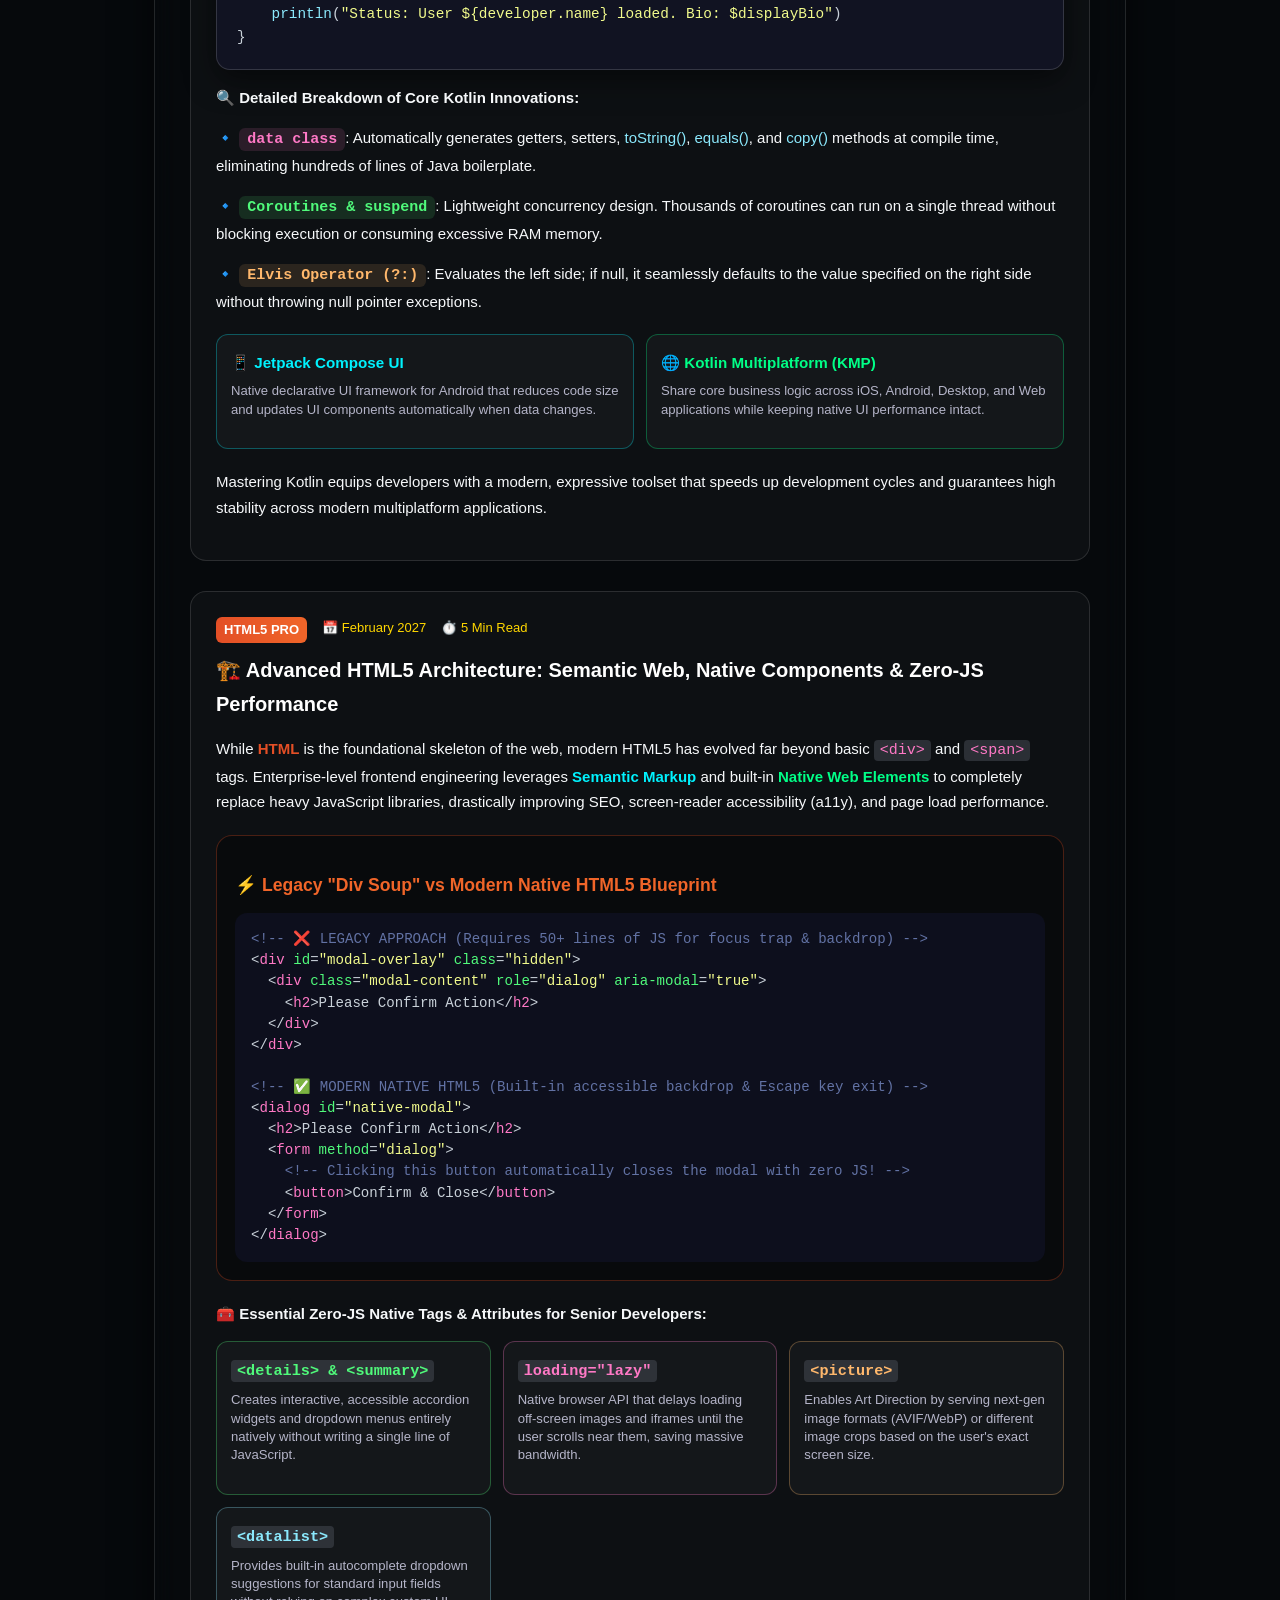
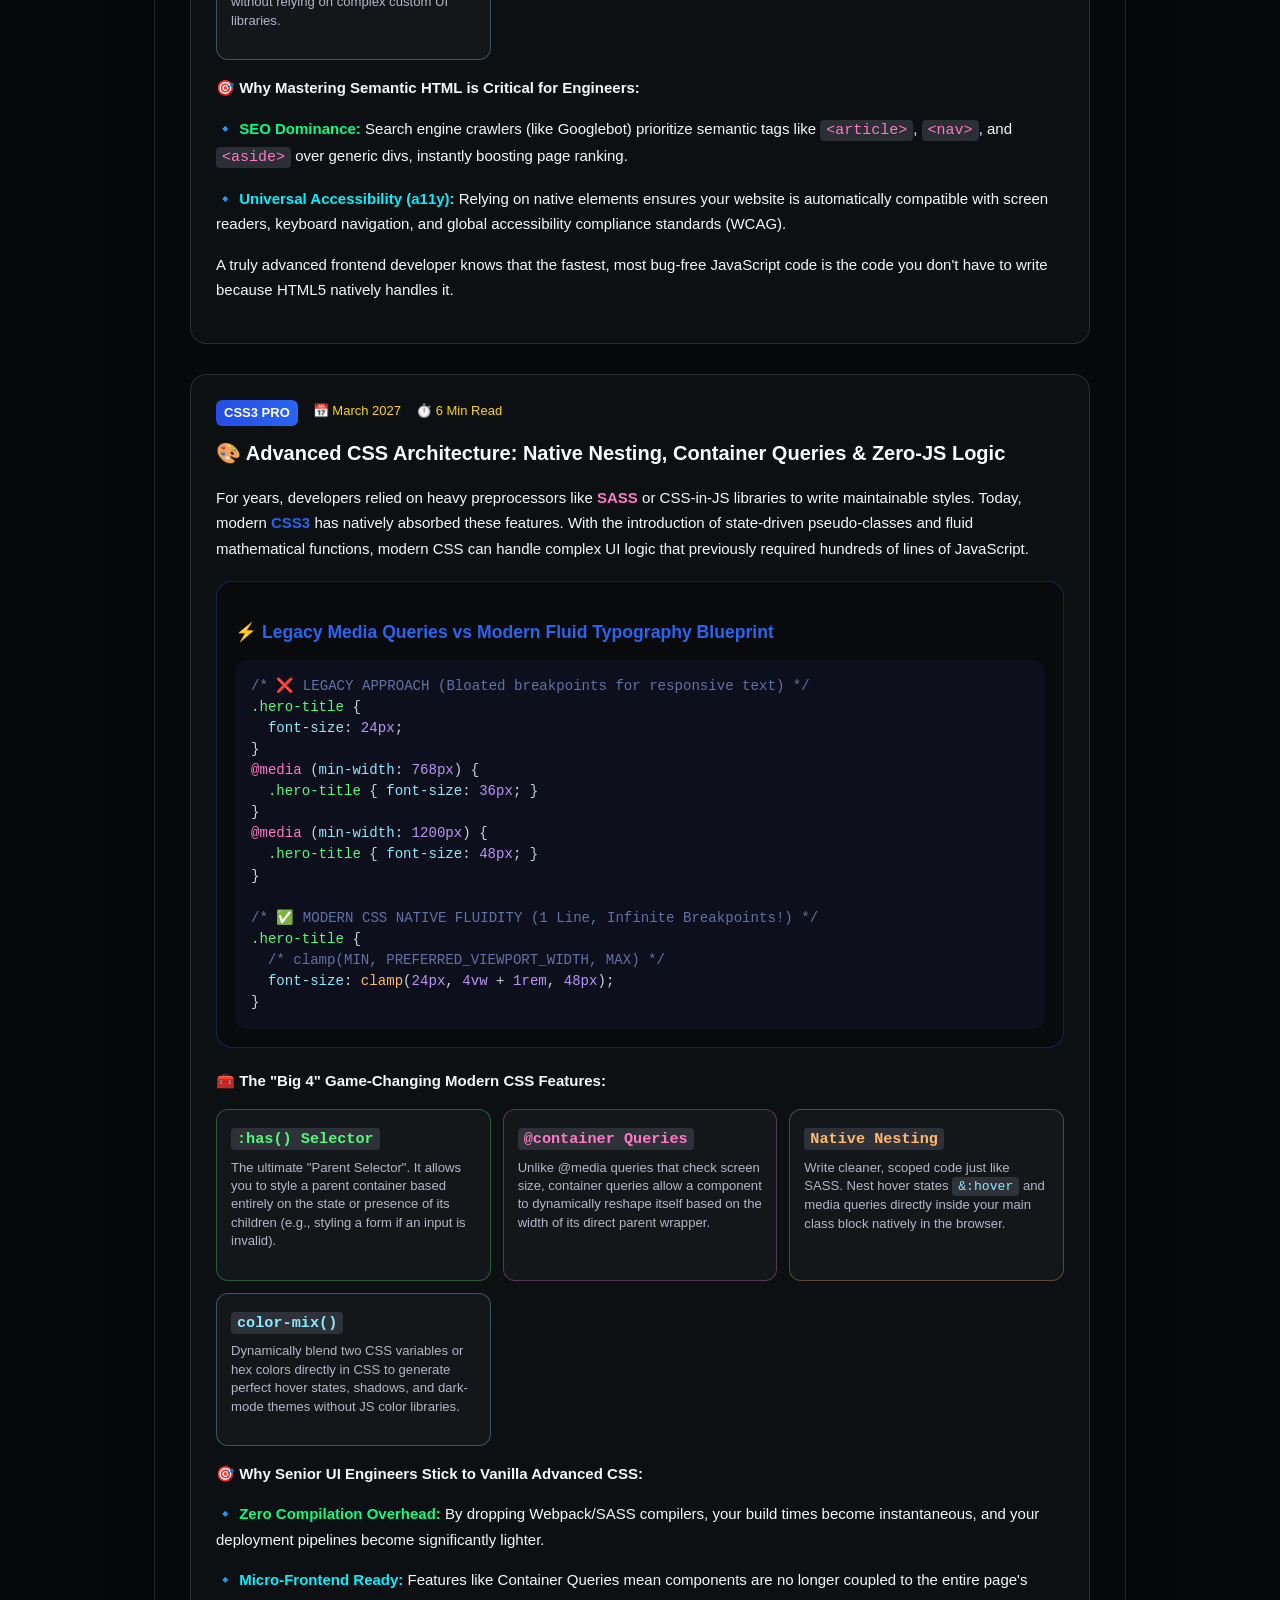
<file: blog.html>
<!DOCTYPE html>
<html lang="en">
<head>
  <meta charset="UTF-8">
  <meta name="viewport" content="width=device-width, initial-scale=1.0">
  <title>Developer Blog & Coding Insights | Programming Typing Speed Test</title>
  <style>
    :root {
      --primary-accent: #ff4d4d;
      --gold-accent: #ffd700;
      --blue-accent: #58a6ff;
      --card-bg: transparent;
      --border-color: rgba(255, 255, 255, 0.12);
    }

    body {
      font-family: 'Segoe UI', Tahoma, Geneva, Verdana, sans-serif;
      background: #06090c;
      color: #c9d1d9;
      margin: 0;
      padding: 20px;
      line-height: 1.7;
    }

    /* Animated Gradient Background Effect */
    body::before {
      content: "";
      position: fixed;
      top: 0;
      left: 0;
      width: 100vw;
      height: 100vh;
      background: linear-gradient(-45deg, #e8891c, #b21f1f, #fdbb2d);
      background-size: 400% 400%;
      animation: gradientBG 15s ease infinite;
      z-index: -1;
    }

    @keyframes gradientBG {
      0% { background-position: 0% 50%; }
      50% { background-position: 100% 50%; }
      100% { background-position: 0% 50%; }
    }

    .container {
      max-width: 900px;
      margin: 20px auto;
      padding: 35px;
      background: var(--card-bg);
      border: 1px solid var(--border-color);
      border-radius: 20px;
      backdrop-filter: blur(12px);
      box-shadow: 0 10px 40px rgba(0,0,0,0.6);
    }

    .back-btn {
      display: inline-block;
      padding: 8px 18px;
      background: #238636;
      color: #ffffff;
      text-decoration: none;
      border-radius: 8px;
      font-weight: 600;
      margin-bottom: 25px;
      transition: all 0.3s ease;
    }

    .back-btn:hover {
      background: #2ea043;
      transform: translateX(-3px);
    }

    /* PROFILE CARD SECTION */
    .profile-card {
      display: flex;
      align-items: center;
      gap: 25px;
      margin-bottom: 35px;
      padding: 25px;
      background: transparent;
      border-radius: 16px;
      border: 1px solid rgba(255, 255, 255, 0.08);
      box-shadow: 0 8px 32px rgba(0, 0, 0, 0.3);
      animation: fadeIn 0.8s ease;
    }

    @keyframes fadeIn {
      from { opacity: 0; transform: translateY(-15px); }
      to { opacity: 1; transform: translateY(0); }
    }

    .profile-card img {
      width: 100px;
      height: 100px;
      border-radius: 16%;
      border: 3px solid var(--blue-accent);
      object-fit: cover;
      box-shadow: 0 0 15px rgba(88, 166, 255, 0.3);
    }

    .profile-info h3 {
      margin: 0 0 5px 0;
      font-size: 22px;
      color: #ffffff;
    }

    .profile-info p {
      margin: 4px 0;
      font-size: 14px;
      color: white;
    }

    .badge {
      display: inline-block;
      background: rgba(88, 166, 255, 0.15);
      color: var(--blue-accent);
      padding: 2px 10px;
      border-radius: 12px;
      font-size: 12px;
      font-weight: 600;
      margin-bottom: 8px;
    }

    h1 {
      color: var(--primary-accent);
      font-size: 32px;
      border-bottom: 2px solid var(--border-color);
      padding-bottom: 10px;
      margin-top: 0;
    }

    h2 {
      color: var(--gold-accent);
      margin-top: 30px;
      font-size: 22px;
      display: flex;
      align-items: center;
      gap: 10px;
    }

    p {
      color: #f6f8fa;
      font-size: 15px;
      margin-bottom: 15px;
    }

    /* BLOG ARTICLE CARDS */
    .article-card {
      background: rgba(255, 255, 255, 0.03);
      border: 1px solid var(--border-color);
      border-radius: 16px;
      padding: 25px;
      margin-bottom: 30px;
      transition: all 0.3s ease;
    }

    .article-card:hover {
      border-color: rgba(88, 166, 255, 0.4);
      box-shadow: 0 8px 25px rgba(0, 0, 0, 0.4);
    }

    .article-meta {
      display: flex;
      gap: 15px;
      font-size: 13px;
      color: var(--gold-accent);
      margin-bottom: 10px;
    }

    .tag {
      background: rgba(255, 77, 77, 0.15);
      color: var(--primary-accent);
      padding: 2px 8px;
      border-radius: 6px;
      font-weight: 600;
    }

    .article-title {
      font-size: 20px;
      color: #ffffff;
      margin: 5px 0 12px 0;
    }

    code {
      background: rgba(110, 118, 129, 0.3);
      padding: 2px 6px;
      border-radius: 4px;
      color: #ff7b72;
      font-family: monospace;
    }

    .notice-box {
      background: rgba(210, 153, 34, 0.1);
      border-left: 4px solid var(--gold-accent);
      padding: 15px;
      border-radius: 6px;
      margin: 25px 0;
      color: #c9d1d9;
      font-size: 14px;
    }

    .footer-links {
      margin-top: 40px;
      padding-top: 20px;
      border-top: 1px solid var(--border-color);
      display: flex;
      gap: 20px;
      justify-content: center;
      flex-wrap: wrap;
    }

    .footer-links a {
      color: var(--blue-accent);
      text-decoration: none;
    }

    .footer-links a:hover {
      text-decoration: underline;
    }

    @media (max-width: 600px) {
      .profile-card {
        flex-direction: column;
        text-align: center;
      }
    }

    /* ==========================================
   RGB LOADER & BLUR SCREEN EFFECT
   ========================================== */
.loader-overlay {
    position: fixed;
    top: 0;
    left: 0;
    width: 100%;
    height: 100%;
    background: rgba(0, 0, 0, 0.6); /* Halki black transparent screen */
    backdrop-filter: blur(8px); /* Background blur effect */
    display: flex;
    justify-content: center;
    align-items: center;
    z-index: 999999; /* Sabse upar dikhane ke liye */
    transition: opacity 0.4s ease, visibility 0.4s ease;
}

.rgb-loader {
    width: 50px;
    height: 50px;
    border-radius: 50%;
    border: 5px solid transparent;
    border-top-color: #ff0000;    /* Red */
    border-right-color: #00ff00;  /* Green */
    border-bottom-color: #0000ff; /* Blue */
    animation: spinRGB 1s linear infinite;
    box-shadow: 0 0 15px rgba(255, 255, 255, 0.2); /* Halka glow */
}

@keyframes spinRGB {
    0% { transform: rotate(0deg); }
    100% { transform: rotate(360deg); }
}

/* Loader ko hide karne ki class */
.loader-hidden {
    opacity: 0;
    visibility: hidden;
}
  </style>
</head>
<body>
        <!-- RGB BLUR LOADER -->
<div id="globalLoader" class="loader-overlay">
  <div class="rgb-loader"></div>
</div>
<script>// App open hone par Loader hatane ka logic
window.addEventListener('load', () => {
    const loader = document.getElementById("globalLoader");
    if(loader) {
        // App open hone ke baad 0.5 second tak loader dikhega
        setTimeout(() => {
            loader.classList.add("loader-hidden");
        }, 300); 
    }
});</script>
  <div class="container">
    <a href="index.html" class="back-btn">← Back to Practice Home</a>

    <!-- PROFILE CARD SECTION -->
    <div class="profile-card">
      <img src="me.jpeg" alt="Pandurang Garad">
      <div class="profile-info">
        <span class="badge">Lead Author & Developer</span>
        <h3>Pandurang Baliram Garad</h3>
        <p>💻 Tech Insights, Speed Typing Strategy & Code Ergonomics</p>
        <p>📍 Nanded, Maharashtra, India</p>
      </div>
    </div>

    <h1>Developer Blog & Coding Insights</h1>
    <p>Welcome to the official publication hub of <strong>Programming Typing Speed Test</strong>. Here, we share actionable guides on mastering keyboard ergonomics, optimizing code input velocity, breaking syntax hurdles, and preparing for high-pressure technical coding interviews.</p>

    <!-- ARTICLE 1 -->
    <div class="article-card">
      <div class="article-meta">
        <span class="tag">FEATURED</span>
        <span>📅 May 2026</span>
        <span>⏱️ 5 Min Read</span>
      </div>
      <h2 class="article-title">🚀 Why Typing Speed Matters for Software Developers in 2026</h2>
      <p>Many developers believe that "coding is 90% thinking and 10% typing." While deep problem solving is crucial, slow typing speed breaks your brain's flow state. When you are conceptualizing complex object-oriented architecture or debugging nested promises in JavaScript, hunt-and-peck typing creates mental friction.</p>
      <p>Boosting your coding speed from 30 WPM to 70+ WPM allows your hands to keep up with your thoughts. It reduces physical fatigue, eliminates bracket misplacement errors, and gives you a noticeable advantage during live technical interviews on platforms like LeetCode and HackerRank.</p>
    </div>

    <!-- ARTICLE 2 -->
    <div class="article-card">
      <div class="article-meta">
        <span class="tag">GUIDE</span>
        <span>📅 May 2026</span>
        <span>⏱️ 4 Min Read</span>
      </div>
      <h2 class="article-title">⌨️ How to Master Special Programming Symbols (Brackets, Operators & Semicolons)</h2>
      <p>Standard typing tutors only train you on plain English prose. But real code is packed with non-alphanumeric syntax like <code>{}</code>, <code>[]</code>, <code>=&gt;</code>, <code>==</code>, <code>&amp;&amp;</code>, and <code>;</code>.</p>
      <p>To master code typing ergonomics:</p>
      <ul>
        <li><strong>Use Your Right Pinky Efficiently:</strong> Train your right pinky finger to hit <code>Enter</code>, <code>Shift</code>, and square/curly brackets without shifting your hand off the home row.</li>
        <li><strong>Enable On-Screen Keyboard Guide:</strong> Toggle our built-in <strong>Virtual Keyboard</strong> in settings to visually map special keys before building muscle memory.</li>
        <li><strong>Practice Syntax-Specific Drills:</strong> Spend 10 minutes daily practicing languages heavy on symbols like C++, Java, or Rust.</li>
      </ul>
    </div>

    <!-- ARTICLE 3 -->
    <div class="article-card">
      <div class="article-meta">
        <span class="tag">STRATEGY</span>
        <span>📅 May 2026</span>
        <span>⏱️ 6 Min Read</span>
      </div>
      <h2 class="article-title">⏱️ How to Train Under Pressure: Timer Strategies for Coding Interviews</h2>
      <p>Speed without accuracy is counterproductive in programming—a single missing parenthesis can crash an entire production build. When preparing for competitive programming or job interviews, adopt a dual-phase practice routine:</p>
      <p><strong>Phase 1 (Timed Bursts):</strong> For short code snippets (Projects 1 to 5), turn the <strong>Timer ON</strong>. Try to finish the test cleanly before the 2-minute limit runs out to build speed under time pressure.</p>
      <p><strong>Phase 2 (Deep Structure Practice):</strong> For complex scripts (Projects 6 to 10), turn the <strong>Timer OFF</strong>. Shift your focus strictly to zero-error execution, indentation rules, and smooth typing rhythm.</p>
    </div>

    <!-- ARTICLE 4 -->
    <div class="article-card">
      <div class="article-meta">
        <span class="tag">TIPS</span>
        <span>📅 May 2026</span>
        <span>⏱️ 3 Min Read</span>
      </div>
      <h2 class="article-title">💡 Ideal Ergonomics to Prevent Wrist Fatigue During Long Coding Sessions</h2>
      <p>Long programming sessions can lead to wrist strain or Repetitive Strain Injury (RSI). To type comfortably for extended hours:</p>
      <p>Keep your elbows bent at a 90-degree angle, rest your feet flat on the floor, and use a mechanical or well-spaced chiclet desktop keyboard. Take a short 5-minute stretch break after every 30 minutes of intense coding tests.</p>
    </div>

  <!-- ARTICLE 5 -->
    <div class="article-card">
      <div class="article-meta">
        <span class="tag" style="background: linear-gradient(90deg, #306998, #ffd43b); color: #000; font-weight: 800;">PYTHON</span>
        <span>📅 July 2026</span>
        <span>⏱️ 4 Min Read</span>
      </div>
      <h2 class="article-title">🐍 Mastering Python: Core Built-in Functions & Best Practices for Developers</h2>
      
      <p>
        <span style="color: #00f2fe; font-weight: 600;">Python</span> is celebrated globally for its beginner-friendly syntax, high readability, and versatile ecosystem across <span style="color: #ffb703; font-weight: 600;">Data Science</span>, <span style="color: #ff007f; font-weight: 600;">Web Development</span>, and <span style="color: #00ff87; font-weight: 600;">Automation</span>. Writing efficient and high-performance Python code requires a strong grasp of its core native capabilities.
      </p>

      <p>
        Below are the most essential built-in functions every programmer should master to write clean, pythonic, and scalable code:
      </p>

      <p>
        🔹 <code style="color: #ff79c6; background: rgba(255, 121, 198, 0.12); padding: 3px 8px; border-radius: 6px; font-weight: bold;">print()</code>: Outputs data directly to the screen or standard stream. Supports dynamic formatting with <span style="color: #bd93f9; font-weight: 600;">sep</span> (separators) and <span style="color: #bd93f9; font-weight: 600;">end</span> arguments.
      </p>

      <p>
        🔹 <code style="color: #50fa7b; background: rgba(80, 250, 123, 0.12); padding: 3px 8px; border-radius: 6px; font-weight: bold;">len()</code>: Returns the total count of elements inside an object like a <span style="color: #8be9fd; font-weight: 600;">string</span>, <span style="color: #8be9fd; font-weight: 600;">list</span>, <span style="color: #8be9fd; font-weight: 600;">tuple</span>, or <span style="color: #8be9fd; font-weight: 600;">dictionary</span> in constant time.
      </p>

      <p>
        🔹 <code style="color: #8be9fd; background: rgba(139, 233, 253, 0.12); padding: 3px 8px; border-radius: 6px; font-weight: bold;">map(function, iterable)</code>: Applies a specific function transformation across all items in an iterable without requiring explicit loops.
      </p>

      <p>
        🔹 <code style="color: #ffb86c; background: rgba(255, 184, 108, 0.12); padding: 3px 8px; border-radius: 6px; font-weight: bold;">filter(function, iterable)</code>: Filters out elements from an iterable based on a <span style="color: #ff79c6;">True/False</span> conditional function, optimizing memory execution.
      </p>

      <p>
        🔹 <code style="color: #ff5555; background: rgba(255, 85, 85, 0.12); padding: 3px 8px; border-radius: 6px; font-weight: bold;">enumerate()</code>: Adds an automatic counter to an iterable object and returns it as an indexed tuple during <span style="color: #ff79c6; font-weight: 600;">for</span> loop iterations.
      </p>

      <p>
        Utilizing these native functions reduces execution time and keeps your codebase fully aligned with official <span style="color: #00ff87; font-weight: 700;">PEP 8</span> style guidelines for seamless long-term maintenance.
      </p>
    </div>

    <!-- ARTICLE 6 (REDESIGNED ADVANCED PYTHON) -->
    <div class="article-card">
      <div class="article-meta">
        <span class="tag" style="background: linear-gradient(90deg, #306998, #ffd43b); color: #000000; font-weight: 800;">PYTHON PRO</span>
        <span>📅 May 2026</span>
        <span>⏱️ 5 Min Read</span>
      </div>
      <h2 class="article-title">🐍 Advanced Python Engineering: Type Hinting, Asynchronous Concurrency & High-Performance Design</h2>
      
      <p>
        While <span style="color: #00f2fe; font-weight: 600;">Python</span> is world-famous for its simple syntax, enterprise-scale Python development requires robust architecture. By combining <span style="color: #ff007f; font-weight: 700;">Strict Type Annotations</span>, <span style="color: #00ff87; font-weight: 600;">Asynchronous I/O</span>, and advanced runtime optimizations, developers can write production-ready code for AI systems, backend microservices, and high-frequency data pipelines.
      </p>

      <!-- NEW FORMAT: PROBLEM VS SOLUTION SIDE-BY-SIDE CONTRAST BOX -->
      <div style="background: rgba(0, 0, 0, 0.35); border: 1px solid rgba(255, 212, 59, 0.3); border-radius: 16px; padding: 18px; margin: 20px 0;">
        <h3 style="color: #ffd43b; font-size: 1.1rem; margin-bottom: 12px; display: flex; align-items: center; gap: 8px;">
          ⚡ Legacy Dynamic Python vs Modern Typed Async Python Blueprint
        </h3>
        
        <pre style="background: #0d0f1d; border-radius: 12px; padding: 16px; overflow-x: auto; font-family: 'Fira Code', monospace; font-size: 0.88rem; line-height: 1.5; margin: 0;">
<span style="color: #6272a4;"># ❌ UNTYPED LEGACY PYTHON (Prone to Silent Runtime Data Bugs)</span>
<span style="color: #ff79c6;">def</span> <span style="color: #50fa7b;">process_user_data</span>(<span style="color: #ffb86c;">user</span>):
    <span style="color: #ff79c6;">return</span> <span style="color: #ffb86c;">user</span>[<span style="color: #f1fa8c;">"score"</span>] * <span style="color: #bd93f9;">1.25</span>  <span style="color: #ff5555;"># Crashes if user is None or score is a String!</span>

<span style="color: #6272a4;"># ✅ MODERN TYPED & ASYNC PYTHON (Production Safe & Memory Efficient)</span>
<span style="color: #ff79c6;">from</span> <span style="color: #8be9fd;">dataclasses</span> <span style="color: #ff79c6;">import</span> <span style="color: #f1fa8c;">dataclass</span>
<span style="color: #ff79c6;">from</span> <span style="color: #8be9fd;">typing</span> <span style="color: #ff79c6;">import</span> <span style="color: #f1fa8c;">Optional</span>
<span style="color: #ff79c6;">import</span> <span style="color: #8be9fd;">asyncio</span>

<span style="color: #ff79c6;">@dataclass</span>(<span style="color: #ffb86c;">slots</span>=<span style="color: #bd93f9;">True</span>)  <span style="color: #6272a4;"># slots saves up to 40% RAM memory!</span>
<span style="color: #ff79c6;">class</span> <span style="color: #f1fa8c; font-weight: bold;">UserMetrics</span>:
    <span style="color: #ffb86c;">user_id</span>: <span style="color: #8be9fd;">int</span>
    <span style="color: #ffb86c;">score</span>: <span style="color: #8be9fd;">float</span>
    <span style="color: #ffb86c;">tag</span>: <span style="color: #f1fa8c;">Optional</span>[<span style="color: #8be9fd;">str</span>] = <span style="color: #bd93f9;">None</span>

<span style="color: #ff79c6;">async def</span> <span style="color: #50fa7b;">compute_score</span>(<span style="color: #ffb86c;">user</span>: <span style="color: #8be9fd;">UserMetrics</span>) -&gt; <span style="color: #8be9fd;">float</span>:
    <span style="color: #ff79c6;">await</span> <span style="color: #8be9fd;">asyncio</span>.<span style="color: #50fa7b;">sleep</span>(<span style="color: #bd93f9;">0.1</span>)  <span style="color: #6272a4;"># Non-blocking async IO operation</span>
    <span style="color: #ff79c6;">return</span> <span style="color: #ffb86c;">user</span>.<span style="color: #ffb86c;">score</span> * <span style="color: #bd93f9;">1.25</span></pre>
      </div>

      <!-- VISUAL GRID FOR ADVANCED PYTHON FEATURES -->
      <p><strong>🧰 Essential Advanced Built-in Tools Every Senior Python Architect Uses:</strong></p>

      <div style="display: grid; grid-template-columns: repeat(auto-fit, minmax(220px, 1fr)); gap: 12px; margin: 15px 0;">
        
        <div style="background: rgba(255, 255, 255, 0.03); border: 1px solid rgba(80, 250, 123, 0.3); border-radius: 12px; padding: 14px;">
          <code style="color: #50fa7b; font-size: 0.95rem; font-weight: bold;">@dataclass(slots=True)</code>
          <p style="font-size: 0.82rem; color: #b5b5c9; margin-top: 6px; line-height: 1.4;">
            Dramatically reduces memory overhead and speeds up attribute access by using flat arrays instead of dynamic dicts.
          </p>
        </div>

        <div style="background: rgba(255, 255, 255, 0.03); border: 1px solid rgba(255, 121, 198, 0.3); border-radius: 12px; padding: 14px;">
          <code style="color: #ff79c6; font-size: 0.95rem; font-weight: bold;">functools.lru_cache</code>
          <p style="font-size: 0.82rem; color: #b5b5c9; margin-top: 6px; line-height: 1.4;">
            Memoizes function return values dynamically, turning heavy calculations or DB calls into instant O(1) lookups.
          </p>
        </div>

        <div style="background: rgba(255, 255, 255, 0.03); border: 1px solid rgba(255, 184, 108, 0.3); border-radius: 12px; padding: 14px;">
          <code style="color: #ffb86c; font-size: 0.95rem; font-weight: bold;">zip(..., strict=True)</code>
          <p style="font-size: 0.82rem; color: #b5b5c9; margin-top: 6px; line-height: 1.4;">
            Safe iteration over multiple iterables that raises an immediate ValueError if list lengths do not match perfectly.
          </p>
        </div>

        <div style="background: rgba(255, 255, 255, 0.03); border: 1px solid rgba(139, 233, 253, 0.3); border-radius: 12px; padding: 14px;">
          <code style="color: #8be9fd; font-size: 0.95rem; font-weight: bold;">asyncio.TaskGroup()</code>
          <p style="font-size: 0.82rem; color: #b5b5c9; margin-top: 6px; line-height: 1.4;">
            Modern structured concurrency context manager for launching and safely handling multiple parallel async tasks.
          </p>
        </div>

      </div>

      <!-- KEY ADVANTAGES LIST -->
      <p>
        🎯 <strong>Why Modern Python Dominates High-Scale Backend Engineering:</strong>
      </p>

      <p>
        🔹 <strong style="color: #00ff87;">Strong Type Hinting Integration:</strong> Modern Python works seamlessly with tools like <span style="color: #8be9fd;">mypy</span> and <span style="color: #8be9fd;">Pydantic</span>, providing end-to-end type safety and automatic JSON validation in frameworks like FastAPI.
      </p>

      <p>
        🔹 <strong style="color: #00f2fe;">Faster Runtime Performance:</strong> Python 3.11+ and 3.12+ bring massive JIT-style execution speedups through the Specialized Adaptive Interpreter, optimizing CPU performance while preserving dynamic flexibility.
      </p>

      <p>
        Mastering these modern Python design patterns transforms standard scripting into scalable, robust, and enterprise-ready software architecture.
      </p>
    </div>

    <!-- ARTICLE 7 -->
    <div class="article-card">
      <div class="article-meta">
        <span class="tag" style="background: linear-gradient(90deg, #f89820, #5382a1); color: #ffffff; font-weight: 800;">JAVA</span>
        <span>📅 August 2026</span>
        <span>⏱️ 6 Min Read</span>
      </div>
      <h2 class="article-title">☕ Java Core Architecture: Deconstructing the Main Method & Enterprise Application Design</h2>
      
      <p>
        <span style="color: #00f2fe; font-weight: 600;">Java</span> remains one of the most robust, high-performance, and secure object-oriented programming languages in the world. Built on the iconic principle of <span style="color: #ff007f; font-weight: 700;">"Write Once, Run Anywhere" (WORA)</span>, Java code is compiled into platform-independent bytecode that runs smoothly across any system powered by the <span style="color: #00ff87; font-weight: 600;">Java Virtual Machine (JVM)</span>.
      </p>

      <p>
        From massive enterprise banking systems and Android mobile applications to cloud microservices, understanding Java’s execution flow begins with its primary entry point: the <code style="color: #ff79c6; background: rgba(255, 121, 198, 0.12); padding: 3px 8px; border-radius: 6px; font-weight: bold;">main()</code> function.
      </p>

      <!-- COLORFUL CHATGPT-STYLE CODE BLOCK -->
      <p>
        <strong>📌 Practical Java Execution Code Example:</strong>
      </p>
      
      <pre style="background: #111322; border: 1px solid rgba(255, 255, 255, 0.15); border-radius: 14px; padding: 20px; overflow-x: auto; font-family: 'Fira Code', 'Courier New', monospace; font-size: 0.9rem; line-height: 1.6; box-shadow: 0 10px 30px rgba(0,0,0,0.5); margin: 15px 0;">
<span style="color: #6272a4;">// Standard Java Application Entry Point & Stream Example</span>
<span style="color: #ff79c6; font-weight: bold;">public class</span> <span style="color: #f1fa8c; font-weight: bold;">DeveloperSuite</span> {

    <span style="color: #6272a4;">// Execution starting point triggered by JVM</span>
    <span style="color: #ff79c6; font-weight: bold;">public static void</span> <span style="color: #50fa7b; font-weight: bold;">main</span>(<span style="color: #8be9fd;">String</span>[] <span style="color: #ffb86c;">args</span>) {
        
        <span style="color: #8be9fd;">String</span> <span style="color: #ffb86c;">developerName</span> = <span style="color: #f1fa8c;">"Alex"</span>;
        <span style="color: #8be9fd; font-weight: bold;">int</span> <span style="color: #ffb86c;">experienceYears</span> = <span style="color: #bd93f9;">5</span>;

        <span style="color: #6272a4;">// Printing dynamic formatted output to stdout</span>
        <span style="color: #8be9fd;">System</span>.<span style="color: #8be9fd;">out</span>.<span style="color: #50fa7b;">println</span>(<span style="color: #f1fa8c;">"Welcome "</span> + <span style="color: #ffb86c;">developerName</span> + <span style="color: #f1fa8c;">"! Years active: "</span> + <span style="color: #ffb86c;">experienceYears</span>);
        
        <span style="color: #6272a4;">// Invoking custom processing function</span>
        <span style="color: #50fa7b;">calculatePerformanceScore</span>(<span style="color: #ffb86c;">experienceYears</span>);
    }

    <span style="color: #ff79c6; font-weight: bold;">public static void</span> <span style="color: #50fa7b;">calculatePerformanceScore</span>(<span style="color: #8be9fd; font-weight: bold;">int</span> <span style="color: #ffb86c;">years</span>) {
        <span style="color: #8be9fd; font-weight: bold;">int</span> <span style="color: #ffb86c;">score</span> = <span style="color: #ffb86c;">years</span> * <span style="color: #bd93f9;">20</span>;
        <span style="color: #8be9fd;">System</span>.<span style="color: #8be9fd;">out</span>.<span style="color: #50fa7b;">println</span>(<span style="color: #f1fa8c;">"Calculated Skill Index: "</span> + <span style="color: #ffb86c;">score</span> + <span style="color: #f1fa8c;">"/100"</span>);
    }
}</pre>

      <p>
        🔍 <strong>Deep Dive Line-by-Line Keyword Breakdown:</strong>
      </p>

      <p>
        🔹 <code style="color: #ff79c6; background: rgba(255, 121, 198, 0.12); padding: 3px 8px; border-radius: 6px; font-weight: bold;">public</code>: An access modifier that makes the method accessible from anywhere outside the package, allowing the <span style="color: #00f2fe; font-weight: 600;">JVM</span> to execute it globally.
      </p>

      <p>
        🔹 <code style="color: #ff79c6; background: rgba(255, 121, 198, 0.12); padding: 3px 8px; border-radius: 6px; font-weight: bold;">static</code>: Allows the JVM to invoke the <span style="color: #50fa7b; font-weight: bold;">main()</span> function without creating an instance of the class beforehand, saving initial memory allocations.
      </p>

      <p>
        🔹 <code style="color: #8be9fd; background: rgba(139, 233, 253, 0.12); padding: 3px 8px; border-radius: 6px; font-weight: bold;">void</code>: Specifies the return type. It indicates that the method executes its logic and finishes without returning any value back to the caller.
      </p>

      <p>
        🔹 <code style="color: #50fa7b; background: rgba(80, 250, 123, 0.12); padding: 3px 8px; border-radius: 6px; font-weight: bold;">main()</code>: The predefined signature name that Java’s execution launcher explicitly searches for inside the compiled <span style="color: #ffb703; font-weight: 600;">.class</span> bytecode file.
      </p>

      <p>
        🔹 <code style="color: #ffb86c; background: rgba(255, 184, 108, 0.12); padding: 3px 8px; border-radius: 6px; font-weight: bold;">String[] args</code>: Accepts command-line argument parameters passed as an array of textual strings during startup execution.
      </p>

      <p>
        🔹 <code style="color: #8be9fd; background: rgba(139, 233, 253, 0.12); padding: 3px 8px; border-radius: 6px; font-weight: bold;">System.out.println()</code>: Standard Java output utility. <span style="color: #bd93f9; font-weight: 600;">System</span> is a built-in core class, <span style="color: #8be9fd; font-weight: 600;">out</span> is the standard output stream, and <span style="color: #50fa7b; font-weight: 600;">println()</span> appends the text string followed by a new line.
      </p>

      <p>
        ⚙️ <strong>Key Architectural Advantages of Java in 2026:</strong>
      </p>

      <p>
        1️⃣ <strong style="color: #00ff87;">Automatic Garbage Collection:</strong> Java automatically manages memory allocation and reclaims unused heap space, significantly eliminating memory leaks and segmentation faults.
      </p>

      <p>
        2️⃣ <strong style="color: #00f2fe;">Strong Type Safety & Exception Handling:</strong> Strict compile-time checks combined with robust <span style="color: #ff79c6; font-weight: 600;">try-catch</span> blocks ensure high software stability in critical production systems.
      </p>

      <p>
        Mastering these fundamental concepts empowers developers to build secure, modular, and maintainable software tailored for modern high-traffic enterprise environments.
      </p>
    </div>


    <!-- ARTICLE 8 -->
    <div class="article-card">
      <div class="article-meta">
        <span class="tag" style="background: linear-gradient(90deg, #659ad2, #004482); color: #ffffff; font-weight: 800;">C LANGUAGE</span>
        <span>📅 September 2026</span>
        <span>⏱️ 5 Min Read</span>
      </div>
      <h2 class="article-title">⚡ Low-Level System Programming: Mastering C Language, Memory Pointers & Execution Architecture</h2>
      
      <p>
        Often hailed as the mother of modern computer languages, <span style="color: #00f2fe; font-weight: 600;">C</span> is a powerful, low-level procedural programming language developed by <span style="color: #ffb703; font-weight: 600;">Dennis Ritchie</span> at Bell Labs. It provides direct hardware manipulation, lightning-fast execution speed, and minimal runtime overhead, making it the foundational choice for developing operating systems (like Linux and Windows kernels), embedded devices, database engines, and game compilers.
      </p>

      <p>
        Unlike managed languages that rely on virtual machines or garbage collectors, C gives developers raw, unrestricted control over RAM through <span style="color: #ff007f; font-weight: 700;">Direct Memory Pointers</span> and manual memory allocation.
      </p>

      <!-- COLORFUL CHATGPT-STYLE CODE BLOCK -->
      <p>
        📌 <strong>Practical C System Code Example (Pointers & Memory Access):</strong>
      </p>
      
      <pre style="background: #111322; border: 1px solid rgba(255, 255, 255, 0.15); border-radius: 14px; padding: 20px; overflow-x: auto; font-family: 'Fira Code', 'Courier New', monospace; font-size: 0.9rem; line-height: 1.6; box-shadow: 0 10px 30px rgba(0,0,0,0.5); margin: 15px 0;">
<span style="color: #ff79c6; font-weight: bold;">#include</span> <span style="color: #f1fa8c;">&lt;stdio.h&gt;</span>
<span style="color: #ff79c6; font-weight: bold;">#include</span> <span style="color: #f1fa8c;">&lt;stdlib.h&gt;</span>

<span style="color: #6272a4;">// Execution Entry Point in C</span>
<span style="color: #8be9fd; font-weight: bold;">int</span> <span style="color: #50fa7b; font-weight: bold;">main</span>() {
    <span style="color: #8be9fd; font-weight: bold;">int</span> <span style="color: #ffb86c;">sysCoreValue</span> = <span style="color: #bd93f9;">100</span>;
    
    <span style="color: #6272a4;">// Pointer variable holding the exact memory address of sysCoreValue</span>
    <span style="color: #8be9fd; font-weight: bold;">int</span>* <span style="color: #ffb86c;">memoryPtr</span> = &amp;<span style="color: #ffb86c;">sysCoreValue</span>;

    <span style="color: #6272a4;">// Displaying value and raw physical RAM memory address</span>
    <span style="color: #50fa7b;">printf</span>(<span style="color: #f1fa8c;">"Stored Variable Value: %d\n"</span>, <span style="color: #ffb86c;">sysCoreValue</span>);
    <span style="color: #50fa7b;">printf</span>(<span style="color: #f1fa8c;">"RAM Address Location: %p\n"</span>, (<span style="color: #ff79c6;">void</span>*)<span style="color: #ffb86c;">memoryPtr</span>);
    
    <span style="color: #6272a4;">// Dereferencing pointer to alter value directly in RAM</span>
    *<span style="color: #ffb86c;">memoryPtr</span> = <span style="color: #bd93f9;">250</span>;
    <span style="color: #50fa7b;">printf</span>(<span style="color: #f1fa8c;">"Updated Value via Pointer: %d\n"</span>, <span style="color: #ffb86c;">sysCoreValue</span>);

    <span style="color: #ff79c6; font-weight: bold;">return</span> <span style="color: #bd93f9;">0</span>; <span style="color: #6272a4;">// Signal successful execution code 0 to OS</span>
}</pre>

      <p>
        🔍 <strong>Deep Dive Line-by-Line C Architecture Breakdown:</strong>
      </p>

      <p>
        🔹 <code style="color: #ff79c6; background: rgba(255, 121, 198, 0.12); padding: 3px 8px; border-radius: 6px; font-weight: bold;">#include &lt;stdio.h&gt;</code>: Preprocessor command that tells the compiler to attach the Standard Input Output header file before compiling.
      </p>

      <p>
        🔹 <code style="color: #8be9fd; background: rgba(139, 233, 253, 0.12); padding: 3px 8px; border-radius: 6px; font-weight: bold;">int main()</code>: The principal starting method required by C compilers. Returning an <span style="color: #bd93f9; font-weight: 600;">int</span> status code back to the host operating system upon completion.
      </p>

      <p>
        🔹 <code style="color: #ffb86c; background: rgba(255, 184, 108, 0.12); padding: 3px 8px; border-radius: 6px; font-weight: bold;">&amp; (Address-of Operator)</code>: Retrieves the actual hexadecimal physical RAM address of a variable rather than its stored value.
      </p>

      <p>
        🔹 <code style="color: #ff79c6; background: rgba(255, 121, 198, 0.12); padding: 3px 8px; border-radius: 6px; font-weight: bold;">* (Dereference Operator)</code>: Accesses or modifies the value stored inside the memory address pointed to by a pointer variable.
      </p>

      <p>
        🔹 <code style="color: #50fa7b; background: rgba(80, 250, 123, 0.12); padding: 3px 8px; border-radius: 6px; font-weight: bold;">printf()</code>: Standard formatted string output function using specifiers like <span style="color: #bd93f9; font-weight: 600;">%d</span> (integers) and <span style="color: #bd93f9; font-weight: 600;">%p</span> (pointers).
      </p>

      <p>
        ⚙️ <strong>Why C Knowledge is Essential for Engineers:</strong>
      </p>

      <p>
        1️⃣ <strong style="color: #00ff87;">Unmatched Execution Speed:</strong> C code compiles straight into machine-level binary code, delivering peak performance with virtually zero overhead.
      </p>

      <p>
        2️⃣ <strong style="color: #00f2fe;">Dynamic Memory Management:</strong> Using <span style="color: #ff79c6; font-weight: 600;">malloc()</span>, <span style="color: #ff79c6; font-weight: 600;">calloc()</span>, and <span style="color: #ff79c6; font-weight: 600;">free()</span>, engineers can allocate and release heap memory dynamically during runtime to maximize hardware efficiency.
      </p>

      <p>
        Learning C builds a rock-solid understanding of computer architecture, memory stacks, and hardware interaction, forming a strong base for mastering C++, Rust, and Go.
      </p>
    </div>

    <!-- ARTICLE 9 -->
    <div class="article-card">
      <div class="article-meta">
        <span class="tag" style="background: linear-gradient(90deg, #00599C, #004482); color: #ffffff; font-weight: 800;">C++ ADVANCED</span>
        <span>📅 October 2026</span>
        <span>⏱️ 6 Min Read</span>
      </div>
      <h2 class="article-title">🚀 Advanced C++ Architecture: Object-Oriented Design, Smart Pointers & Memory Management</h2>
      
      <p>
        Created by <span style="color: #ffb703; font-weight: 600;">Bjarne Stroustrup</span> as an extension of C, <span style="color: #00f2fe; font-weight: 600;">C++</span> takes system-level programming to the next level. While retaining C's raw speed and hardware access, C++ introduces powerful high-level paradigms like <span style="color: #ff007f; font-weight: 700;">Object-Oriented Programming (OOP)</span>, <span style="color: #00ff87; font-weight: 600;">Templates</span>, and modern <span style="color: #ff79c6; font-weight: 600;">Smart Pointers</span>.
      </p>

      <p>
        In enterprise applications—such as AAA game engines (Unreal Engine), high-frequency financial trading systems, and web browsers—modern C++ prevents dangerous memory leaks using <span style="color: #bd93f9; font-weight: 600;">RAII (Resource Acquisition Is Initialization)</span> instead of manual raw pointers.
      </p>

      <!-- COLORFUL CHATGPT-STYLE CODE BLOCK -->
      <p>
        📌 <strong>Modern C++ OOP & Smart Pointer Implementation Example:</strong>
      </p>

      <pre style="background: #111322; border: 1px solid rgba(255, 255, 255, 0.15); border-radius: 14px; padding: 20px; overflow-x: auto; font-family: 'Fira Code', 'Courier New', monospace; font-size: 0.9rem; line-height: 1.6; box-shadow: 0 10px 30px rgba(0,0,0,0.5); margin: 15px 0;">
<span style="color: #ff79c6; font-weight: bold;">#include</span> <span style="color: #f1fa8c;">&lt;iostream&gt;</span>
<span style="color: #ff79c6; font-weight: bold;">#include</span> <span style="color: #f1fa8c;">&lt;memory&gt;</span>
<span style="color: #ff79c6; font-weight: bold;">#include</span> <span style="color: #f1fa8c;">&lt;string&gt;</span>

<span style="color: #6272a4;">// Encapsulated Class representing a High-Performance Engine Module</span>
<span style="color: #ff79c6; font-weight: bold;">class</span> <span style="color: #f1fa8c; font-weight: bold;">EngineCore</span> {
<span style="color: #ff79c6; font-weight: bold;">private:</span>
    <span style="color: #8be9fd;">std::string</span> <span style="color: #ffb86c;">moduleName</span>;
    <span style="color: #8be9fd; font-weight: bold;">int</span> <span style="color: #ffb86c;">coreVersion</span>;

<span style="color: #ff79c6; font-weight: bold;">public:</span>
    <span style="color: #6272a4;">// Constructor initializing properties</span>
    <span style="color: #50fa7b; font-weight: bold;">EngineCore</span>(<span style="color: #8be9fd;">std::string</span> <span style="color: #ffb86c;">name</span>, <span style="color: #8be9fd; font-weight: bold;">int</span> <span style="color: #ffb86c;">version</span>) 
        : <span style="color: #ffb86c;">moduleName</span>(<span style="color: #ffb86c;">name</span>), <span style="color: #ffb86c;">coreVersion</span>(<span style="color: #ffb86c;">version</span>) {}

    <span style="color: #6272a4;">// Member function displaying state</span>
    <span style="color: #ff79c6; font-weight: bold;">void</span> <span style="color: #50fa7b;">executeTask</span>() {
        <span style="color: #8be9fd;">std::cout</span> &lt;&lt; <span style="color: #f1fa8c;">"🚀 Active Module: "</span> &lt;&lt; <span style="color: #ffb86c;">moduleName</span> 
                  &lt;&lt; <span style="color: #f1fa8c;">" | Build: v"</span> &lt;&lt; <span style="color: #ffb86c;">coreVersion</span> &lt;&lt; <span style="color: #8be9fd;">std::endl</span>;
    }
};

<span style="color: #8be9fd; font-weight: bold;">int</span> <span style="color: #50fa7b; font-weight: bold;">main</span>() {
    <span style="color: #6272a4;">// Modern C++ Smart Pointer: Automatically frees memory when going out of scope!</span>
    <span style="color: #8be9fd;">std::unique_ptr</span>&lt;<span style="color: #f1fa8c;">EngineCore</span>&gt; <span style="color: #ffb86c;">engineApp</span> = 
        <span style="color: #8be9fd;">std::make_unique</span>&lt;<span style="color: #f1fa8c;">EngineCore</span>&gt;(<span style="color: #f1fa8c;">"QuantumEngine"</span>, <span style="color: #bd93f9;">2026</span>);

    <span style="color: #6272a4;">// Accessing member function via pointer arrow operator</span>
    <span style="color: #ffb86c;">engineApp</span>-&gt;<span style="color: #50fa7b;">executeTask</span>();

    <span style="color: #ff79c6; font-weight: bold;">return</span> <span style="color: #bd93f9;">0</span>; <span style="color: #6272a4;">// Automatic Destructor Cleanup happens here</span>
}</pre>

      <p>
        🔍 <strong>Line-by-Line Breakdown: C++ vs C Breakthroughs:</strong>
      </p>

      <p>
        🔹 <code style="color: #ff79c6; background: rgba(255, 121, 198, 0.12); padding: 3px 8px; border-radius: 6px; font-weight: bold;">class EngineCore</code>: Unlike C structs, C++ classes bundle both data variables and behavior functions together with access control (<span style="color: #ff79c6;">private</span>, <span style="color: #ff79c6;">public</span>, <span style="color: #ff79c6;">protected</span>).
      </p>

      <p>
        🔹 <code style="color: #8be9fd; background: rgba(139, 233, 253, 0.12); padding: 3px 8px; border-radius: 6px; font-weight: bold;">std::unique_ptr</code>: A smart pointer that retains exclusive ownership of a dynamic heap object and automatically deallocates memory as soon as execution leaves the current scope.
      </p>

      <p>
        🔹 <code style="color: #50fa7b; background: rgba(80, 250, 123, 0.12); padding: 3px 8px; border-radius: 6px; font-weight: bold;">std::make_unique()</code>: The modern C++ safer alternative to raw <span style="color: #ff79c6;">new</span> / <span style="color: #ff79c6;">malloc()</span> allocations, guaranteeing exception-safe memory allocation.
      </p>

      <p>
        🔹 <code style="color: #ffb86c; background: rgba(255, 184, 108, 0.12); padding: 3px 8px; border-radius: 6px; font-weight: bold;">std::cout &amp; std::endl</code>: Type-safe standard stream output system replacing C’s traditional <span style="color: #50fa7b;">printf()</span> function.
      </p>

      <p>
        ⚙️ <strong>Core Advantages of Modern C++ in High-Performance Software:</strong>
      </p>

      <p>
        1️⃣ <strong style="color: #00ff87;">Zero-Cost Abstractions:</strong> You can write high-level object-oriented or generic template code without incurring runtime execution penalties.
      </p>

      <p>
        2️⃣ <strong style="color: #00f2fe;">STL (Standard Template Library):</strong> Built-in dynamic data structures like <span style="color: #8be9fd; font-weight: 600;">std::vector</span>, <span style="color: #8be9fd; font-weight: 600;">std::unordered_map</span>, and algorithms make writing complex logic fast and standardized.
      </p>

      <p>
        Mastering C++ gives developers the dual power of low-level memory efficiency combined with modern, scalable software design architecture.
      </p>
    </div>

    <!-- ARTICLE 10 -->
    <div class="article-card">
      <div class="article-meta">
        <span class="tag" style="background: linear-gradient(90deg, #f7df1e, #f0db4f); color: #000000; font-weight: 800;">JAVASCRIPT ADVANCED</span>
        <span>📅 November 2026</span>
        <span>⏱️ 7 Min Read</span>
      </div>
      <h2 class="article-title">⚡ Deep Dive into JavaScript Architecture: Event Loop, Asynchronous Concurrency & V8 Engine Mechanics</h2>
      
      <p>
        <span style="color: #f7df1e; font-weight: 700;">JavaScript</span> is the backbone of modern web platforms, powering everything from browser interactive UIs to server-side backend runtimes via <span style="color: #00f2fe; font-weight: 600;">Node.js</span>. Despite being a single-threaded, non-blocking language, JavaScript handles thousands of concurrent requests seamlessly through its revolutionary <span style="color: #ff007f; font-weight: 700;">Event Loop Architecture</span> and <span style="color: #00ff87; font-weight: 600;">V8 JIT (Just-In-Time) Compiler</span>.
      </p>

      <p>
        To write high-performance web applications, modern engineers must understand how JavaScript manages memory through the <span style="color: #ffb703; font-weight: 600;">Heap</span>, handles synchronous execution in the <span style="color: #bd93f9; font-weight: 600;">Call Stack</span>, and processes asynchronous operations using <span style="color: #ff79c6; font-weight: 600;">Microtasks (Promises)</span> and <span style="color: #8be9fd; font-weight: 600;">Macrotasks (Timers)</span>.
      </p>

      <!-- COLORFUL CHATGPT-STYLE CODE BLOCK -->
      <p>
        📌 <strong>Advanced Asynchronous Execution & Queue Priority Code Example:</strong>
      </p>

      <pre style="background: #111322; border: 1px solid rgba(255, 255, 255, 0.15); border-radius: 14px; padding: 20px; overflow-x: auto; font-family: 'Fira Code', 'Courier New', monospace; font-size: 0.9rem; line-height: 1.6; box-shadow: 0 10px 30px rgba(0,0,0,0.5); margin: 15px 0;">
<span style="color: #6272a4;">// Visualizing V8 Execution Order: Call Stack vs Microtasks vs Macrotasks</span>
<span style="color: #ff79c6; font-weight: bold;">async function</span> <span style="color: #50fa7b; font-weight: bold;">executeV8Pipeline</span>() {
    <span style="color: #8be9fd;">console</span>.<span style="color: #50fa7b;">log</span>(<span style="color: #f1fa8c;">"1️⃣ [Call Stack] Synchronous Execution Starts"</span>);

    <span style="color: #6272a4;">// Macrotask Queue (Pushed to Web API Timer Engine)</span>
    <span style="color: #8be9fd;">setTimeout</span>(() =&gt; {
        <span style="color: #8be9fd;">console</span>.<span style="color: #50fa7b;">log</span>(<span style="color: #f1fa8c;">"5️⃣ [Macrotask Queue] setTimeout Callback Executed"</span>);
    }, <span style="color: #bd93f9;">0</span>);

    <span style="color: #6272a4;">// Microtask Queue (High Priority Promise Resolution)</span>
    <span style="color: #8be9fd;">Promise</span>.<span style="color: #50fa7b;">resolve</span>().<span style="color: #50fa7b;">then</span>(() =&gt; {
        <span style="color: #8be9fd;">console</span>.<span style="color: #50fa7b;">log</span>(<span style="color: #f1fa8c;">"3️⃣ [Microtask Queue] High Priority Promise Resolved"</span>);
    });

    <span style="color: #6272a4;">// Yields execution back to event loop until promise resolves</span>
    <span style="color: #ff79c6; font-weight: bold;">await</span> <span style="color: #8be9fd;">Promise</span>.<span style="color: #50fa7b;">resolve</span>();
    <span style="color: #8be9fd;">console</span>.<span style="color: #50fa7b;">log</span>(<span style="color: #f1fa8c;">"4️⃣ [Microtask Queue] Post-Await Async Execution Continued"</span>);
}

<span style="color: #50fa7b;">executeV8Pipeline</span>();
<span style="color: #8be9fd;">console</span>.<span style="color: #50fa7b;">log</span>(<span style="color: #f1fa8c;">"2️⃣ [Call Stack] Synchronous Execution Ended"</span>);</pre>

      <p>
        🔍 <strong>Deep Architectural Breakdown of JavaScript Runtime Engine:</strong>
      </p>

      <p>
        🔹 <code style="color: #ff79c6; background: rgba(255, 121, 198, 0.12); padding: 3px 8px; border-radius: 6px; font-weight: bold;">Call Stack</code>: A LIFO (Last-In-First-Out) stack data structure that records where in the program execution we currently are. Synchronous logs <span style="color: #f1fa8c;">1️⃣</span> and <span style="color: #f1fa8c;">2️⃣</span> run directly on this single main thread without delay.
      </p>

      <p>
        🔹 <code style="color: #8be9fd; background: rgba(139, 233, 253, 0.12); padding: 3px 8px; border-radius: 6px; font-weight: bold;">Microtask Queue (Promises / Async-Await)</code>: Has <strong>higher priority</strong> than traditional callbacks. As soon as the Call Stack empties, the Event Loop drains the entire Microtask queue (<span style="color: #f1fa8c;">3️⃣</span> and <span style="color: #f1fa8c;">4️⃣</span>) before checking timers.
      </p>

      <p>
        🔹 <code style="color: #50fa7b; background: rgba(80, 250, 123, 0.12); padding: 3px 8px; border-radius: 6px; font-weight: bold;">Macrotask Queue (setTimeout / setInterval / I/O)</code>: Holds asynchronous callbacks delegated to browser Web APIs or Node C++ threads. Even with a <span style="color: #bd93f9;">0ms</span> timeout, <span style="color: #f1fa8c;">5️⃣</span> executes last because Microtasks take absolute priority.
      </p>

      <p>
        🔹 <code style="color: #ffb86c; background: rgba(255, 184, 108, 0.12); padding: 3px 8px; border-radius: 6px; font-weight: bold;">V8 Ignition & TurboFan</code>: The V8 engine first interprets JavaScript into bytecode via <em>Ignition</em>, then dynamically identifies "hot functions" and compiles them directly into optimized native machine code using the <em>TurboFan</em> JIT compiler.
      </p>

      <p>
        ⚙️ <strong>Advanced JavaScript Concepts Every Senior Dev Must Know:</strong>
      </p>

      <p>
        1️⃣ <strong style="color: #00ff87;">Lexical Scoping & Closures:</strong> Functions retain reference memory access to variables declared in their outer lexical environment even after parent functions have finished executing and returned.
      </p>

      <p>
        2️⃣ <strong style="color: #00f2fe;">Prototypal Inheritance:</strong> JavaScript objects inherit properties and methods directly from prototype objects linked via an internal hidden reference pointer called <span style="color: #ff79c6; font-weight: 600;">[[Prototype]]</span>.
      </p>

      <p>
        Mastering JavaScript’s asynchronous architecture prevents main-thread blocking, UI lag, and memory leaks in modern high-performance web applications.
      </p>
    </div>

    <!-- ARTICLE 11 -->
    <div class="article-card">
      <div class="article-meta">
        <span class="tag" style="background: linear-gradient(90deg, #3178c6, #235a97); color: #ffffff; font-weight: 800;">TYPESCRIPT PRO</span>
        <span>📅 December 2026</span>
      <span>⏱️ 6 Min Read</span>
      </div>
      <h2 class="article-title">🛡️ TypeScript Enterprise Blueprint: Catching Bugs at Compile-Time & Mastering Utility Types</h2>
      
      <p>
        In massive JavaScript codebases, <span style="color: #ff007f; font-weight: bold;">"Cannot read properties of undefined"</span> is the single most common runtime crash. <span style="color: #00f2fe; font-weight: 700;">TypeScript</span> solves this fundamental weakness by adding a strong <span style="color: #00ff87; font-weight: 700;">Static Type Layer</span> over JavaScript, turning unpredictable runtime failures into instant compile-time developer feedback.
      </p>

      <!-- NEW FORMAT: PROBLEM VS SOLUTION SIDE-BY-SIDE / CONTRAST CODE -->
      <div style="background: rgba(0, 0, 0, 0.35); border: 1px solid rgba(0, 242, 254, 0.2); border-radius: 16px; padding: 18px; margin: 20px 0;">
        <h3 style="color: #00f2fe; font-size: 1.1rem; margin-bottom: 12px; display: flex; align-items: center; gap: 8px;">
          ⚡ JavaScript Crash vs TypeScript Protection Blueprint
        </h3>
        
        <pre style="background: #0d0f1d; border-radius: 12px; padding: 16px; overflow-x: auto; font-family: 'Fira Code', monospace; font-size: 0.88rem; line-height: 1.5; margin: 0;">
<span style="color: #6272a4;">// ❌ TRADITIONAL JS (Silent Runtime Crash in Production)</span>
<span style="color: #ff79c6;">function</span> <span style="color: #50fa7b;">processUser</span>(<span style="color: #ffb86c;">user</span>) {
    <span style="color: #ff79c6;">return</span> <span style="color: #ffb86c;">user</span>.<span style="color: #ffb86c;">profile</span>.<span style="color: #ffb86c;">email</span>.<span style="color: #50fa7b;">toLowerCase</span>(); <span style="color: #ff5555;">// Crash if profile is undefined!</span>
}

<span style="color: #6272a4;">// ✅ MODERN TYPESCRIPT (Compile-Time Strict Guarantee)</span>
<span style="color: #ff79c6;">interface</span> <span style="color: #8be9fd; font-weight: bold;">UserProfile</span> {
    <span style="color: #ffb86c;">email</span>: <span style="color: #8be9fd;">string</span>;
    <span style="color: #ffb86c;">age</span>?: <span style="color: #8be9fd;">number</span>; <span style="color: #6272a4;">// Optional field</span>
}

<span style="color: #ff79c6;">interface</span> <span style="color: #8be9fd; font-weight: bold;">UserAccount</span> {
    <span style="color: #ffb86c;">id</span>: <span style="color: #8be9fd;">number</span>;
    <span style="color: #ffb86c;">profile</span>: <span style="color: #8be9fd;">UserProfile</span>;
}

<span style="color: #ff79c6;">function</span> <span style="color: #50fa7b;">safeProcessUser</span>(<span style="color: #ffb86c;">user</span>: <span style="color: #8be9fd;">UserAccount</span>): <span style="color: #8be9fd;">string</span> {
    <span style="color: #ff79c6;">return</span> <span style="color: #ffb86c;">user</span>.<span style="color: #ffb86c;">profile</span>.<span style="color: #ffb86c;">email</span>.<span style="color: #50fa7b;">toLowerCase</span>(); <span style="color: #50fa7b;">// 100% Safe Execution</span>
}</pre>
      </div>

      <!-- NEW FORMAT: VISUAL GRID FOR UTILITY TYPES -->
      <p><strong>🧰 Essential Built-in Utility Types Every Senior TS Developer Uses:</strong></p>

      <div style="display: grid; grid-template-columns: repeat(auto-fit, minmax(220px, 1fr)); gap: 12px; margin: 15px 0;">
        
        <div style="background: rgba(255, 255, 255, 0.03); border: 1px solid rgba(255, 121, 198, 0.3); border-radius: 12px; padding: 14px;">
          <code style="color: #ff79c6; font-size: 0.95rem; font-weight: bold;">Partial&lt;Type&gt;</code>
          <p style="font-size: 0.82rem; color: #b5b5c9; margin-top: 6px; line-height: 1.4;">
            Constructs a type with all properties of <span style="color: #8be9fd;">Type</span> set to optional. Ideal for state update payloads.
          </p>
        </div>

        <div style="background: rgba(255, 255, 255, 0.03); border: 1px solid rgba(80, 250, 123, 0.3); border-radius: 12px; padding: 14px;">
          <code style="color: #50fa7b; font-size: 0.95rem; font-weight: bold;">Readonly&lt;Type&gt;</code>
          <p style="font-size: 0.82rem; color: #b5b5c9; margin-top: 6px; line-height: 1.4;">
            Prevents property re-assignments at compile time, guaranteeing strict data immutability.
          </p>
        </div>

        <div style="background: rgba(255, 255, 255, 0.03); border: 1px solid rgba(255, 184, 108, 0.3); border-radius: 12px; padding: 14px;">
          <code style="color: #ffb86c; font-size: 0.95rem; font-weight: bold;">Pick&lt;Type, Keys&gt;</code>
          <p style="font-size: 0.82rem; color: #b5b5c9; margin-top: 6px; line-height: 1.4;">
            Extracts only a subset set of specific keys from an existing interface to create lightweight DTOs.
          </p>
        </div>

        <div style="background: rgba(255, 255, 255, 0.03); border: 1px solid rgba(139, 233, 253, 0.3); border-radius: 12px; padding: 14px;">
          <code style="color: #8be9fd; font-size: 0.95rem; font-weight: bold;">Record&lt;Keys, Type&gt;</code>
          <p style="font-size: 0.82rem; color: #b5b5c9; margin-top: 6px; line-height: 1.4;">
            Maps property keys to a specific type, creating safe dictionary/lookup map objects.
          </p>
        </div>

      </div>

      <!-- KEY ADVANTAGES LIST -->
      <p>
        🎯 <strong>Why Modern Engineering Teams Prefer TypeScript:</strong>
      </p>

      <p>
        🔹 <strong style="color: #00ff87;">Zero Runtime Cost:</strong> TypeScript types are completely erased during the build compilation process, producing clean standard JavaScript that runs natively in any engine.
      </p>

      <p>
        🔹 <strong style="color: #00f2fe;">Intelligent IDE Autocomplete:</strong> Editors like VS Code leverage TS declarations to provide instant context-aware code completion, inline parameter docs, and refactoring tools.
      </p>

      <p>
        Integrating TypeScript into your full-stack workflow enforces strict domain models, scales enterprise frontends reliably, and dramatically reduces production debugging cycles.
      </p>
    </div>

    <!-- ARTICLE 12 -->
    <div class="article-card">
      <div class="article-meta">
        <span class="tag" style="background: linear-gradient(90deg, #7F52FF, #C711E1); color: #ffffff; font-weight: 800;">KOTLIN PRO</span>
        <span>📅 January 2027</span>
        <span>⏱️ 5 Min Read</span>
      </div>
      <h2 class="article-title">🎯 Modern Kotlin Essentials: Null Safety, Asynchronous Coroutines & Multiplatform Ecosystem</h2>
      
      <p>
        Developed by <span style="color: #00f2fe; font-weight: 600;">JetBrains</span> and officially endorsed by Google as the primary language for Android development, <span style="color: #ff007f; font-weight: 700;">Kotlin</span> has revolutionized JVM-based software design. It offers 100% seamless interoperability with Java while eliminating boilerplates with concise, modern syntax and enterprise-grade compiler features.
      </p>

      <!-- NULL SAFETY HIGHLIGHT BOX -->
      <div style="background: rgba(127, 82, 255, 0.08); border: 1px solid rgba(199, 17, 225, 0.3); border-radius: 14px; padding: 18px; margin: 18px 0;">
        <h3 style="color: #bd93f9; font-size: 1.05rem; margin-bottom: 8px;">
          🛡️ Solving the "Billion-Dollar Mistake" (NullPointerException)
        </h3>
        <p style="font-size: 0.9rem; margin-bottom: 0;">
          In traditional languages, accessing null references causes instant application crashes. Kotlin integrates <span style="color: #00ff87; font-weight: 600;">Compile-Time Null Safety</span> directly into its type system using nullable types (<code style="color: #ff79c6;">String?</code>), safe-call operators (<code style="color: #50fa7b;">?.</code>), and the Elvis Operator (<code style="color: #ffb86c;">?:</code>).
        </p>
      </div>

      <!-- COLORFUL CHATGPT-STYLE CODE BLOCK -->
      <p>
        📌 <strong>Kotlin Data Classes & Async Coroutine Execution Code Example:</strong>
      </p>

      <pre style="background: #111322; border: 1px solid rgba(255, 255, 255, 0.15); border-radius: 14px; padding: 20px; overflow-x: auto; font-family: 'Fira Code', 'Courier New', monospace; font-size: 0.9rem; line-height: 1.6; box-shadow: 0 10px 30px rgba(0,0,0,0.5); margin: 15px 0;">
<span style="color: #ff79c6; font-weight: bold;">import</span> <span style="color: #8be9fd;">kotlinx.coroutines.*</span>

<span style="color: #6272a4;">// 1-Line Data Class (Auto-generates equals, hashCode, toString, and copy)</span>
<span style="color: #ff79c6; font-weight: bold;">data class</span> <span style="color: #f1fa8c; font-weight: bold;">DeveloperProfile</span>(<span style="color: #ff79c6; font-weight: bold;">val</span> <span style="color: #ffb86c;">id</span>: <span style="color: #8be9fd;">Int</span>, <span style="color: #ff79c6; font-weight: bold;">val</span> <span style="color: #ffb86c;">name</span>: <span style="color: #8be9fd;">String</span>, <span style="color: #ff79c6; font-weight: bold;">val</span> <span style="color: #ffb86c;">bio</span>: <span style="color: #8be9fd;">String?</span> = <span style="color: #bd93f9;">null</span>)

<span style="color: #6272a4;">// Non-blocking Suspend Function executing asynchronously</span>
<span style="color: #ff79c6; font-weight: bold;">suspend fun</span> <span style="color: #50fa7b; font-weight: bold;">fetchDeveloperData</span>(): <span style="color: #8be9fd;">DeveloperProfile</span> {
    <span style="color: #50fa7b;">delay</span>(<span style="color: #bd93f9;">1000L</span>) <span style="color: #6272a4;">// Non-blocking network simulation delay</span>
    <span style="color: #ff79c6; font-weight: bold;">return</span> <span style="color: #f1fa8c;">DeveloperProfile</span>(<span style="color: #ffb86c;">id</span> = <span style="color: #bd93f9;">101</span>, <span style="color: #ffb86c;">name</span> = <span style="color: #f1fa8c;">"Sarah"</span>)
}

<span style="color: #ff79c6; font-weight: bold;">fun</span> <span style="color: #50fa7b; font-weight: bold;">main</span>() = <span style="color: #50fa7b;">runBlocking</span> {
    <span style="color: #8be9fd;">println</span>(<span style="color: #f1fa8c;">"⚡ Initializing Lightweight Coroutine Thread..."</span>)
    
    <span style="color: #ff79c6; font-weight: bold;">val</span> <span style="color: #ffb86c;">developer</span> = <span style="color: #50fa7b;">fetchDeveloperData</span>()
    
    <span style="color: #6272a4;">// Elvis Operator (?:) providing dynamic fallback if bio is null</span>
    <span style="color: #ff79c6; font-weight: bold;">val</span> <span style="color: #ffb86c;">displayBio</span> = <span style="color: #ffb86c;">developer</span>.<span style="color: #ffb86c;">bio</span> <span style="color: #ff79c6;">?:</span> <span style="color: #f1fa8c;">"No biography provided"</span>
    
    <span style="color: #8be9fd;">println</span>(<span style="color: #f1fa8c;">"Status: User ${developer.name} loaded. Bio: $displayBio"</span>)
}</pre>

      <p>
        🔍 <strong>Detailed Breakdown of Core Kotlin Innovations:</strong>
      </p>

      <p>
        🔹 <code style="color: #ff79c6; background: rgba(255, 121, 198, 0.12); padding: 3px 8px; border-radius: 6px; font-weight: bold;">data class</code>: Automatically generates getters, setters, <span style="color: #8be9fd;">toString()</span>, <span style="color: #8be9fd;">equals()</span>, and <span style="color: #8be9fd;">copy()</span> methods at compile time, eliminating hundreds of lines of Java boilerplate.
      </p>

      <p>
        🔹 <code style="color: #50fa7b; background: rgba(80, 250, 123, 0.12); padding: 3px 8px; border-radius: 6px; font-weight: bold;">Coroutines &amp; suspend</code>: Lightweight concurrency design. Thousands of coroutines can run on a single thread without blocking execution or consuming excessive RAM memory.
      </p>

      <p>
        🔹 <code style="color: #ffb86c; background: rgba(255, 184, 108, 0.12); padding: 3px 8px; border-radius: 6px; font-weight: bold;">Elvis Operator (?:)</code>: Evaluates the left side; if null, it seamlessly defaults to the value specified on the right side without throwing null pointer exceptions.
      </p>

      <!-- KMP FEATURE HIGHLIGHT CARD -->
      <div style="display: grid; grid-template-columns: repeat(auto-fit, minmax(240px, 1fr)); gap: 12px; margin: 20px 0;">
        
        <div style="background: rgba(255, 255, 255, 0.03); border: 1px solid rgba(0, 242, 254, 0.3); border-radius: 12px; padding: 14px;">
          <strong style="color: #00f2fe; font-size: 0.95rem;">📱 Jetpack Compose UI</strong>
          <p style="font-size: 0.82rem; color: #b5b5c9; margin-top: 6px; line-height: 1.4;">
            Native declarative UI framework for Android that reduces code size and updates UI components automatically when data changes.
          </p>
        </div>

        <div style="background: rgba(255, 255, 255, 0.03); border: 1px solid rgba(0, 255, 135, 0.3); border-radius: 12px; padding: 14px;">
          <strong style="color: #00ff87; font-size: 0.95rem;">🌐 Kotlin Multiplatform (KMP)</strong>
          <p style="font-size: 0.82rem; color: #b5b5c9; margin-top: 6px; line-height: 1.4;">
            Share core business logic across iOS, Android, Desktop, and Web applications while keeping native UI performance intact.
          </p>
        </div>

      </div>

      <p>
        Mastering Kotlin equips developers with a modern, expressive toolset that speeds up development cycles and guarantees high stability across modern multiplatform applications.
      </p>
    </div>

    <!-- ARTICLE 13 -->
    <div class="article-card">
      <div class="article-meta">
        <span class="tag" style="background: linear-gradient(90deg, #e34f26, #f06529); color: #ffffff; font-weight: 800;">HTML5 PRO</span>
        <span>📅 February 2027</span>
        <span>⏱️ 5 Min Read</span>
      </div>
      <h2 class="article-title">🏗️ Advanced HTML5 Architecture: Semantic Web, Native Components & Zero-JS Performance</h2>
      
      <p>
        While <span style="color: #e34f26; font-weight: 700;">HTML</span> is the foundational skeleton of the web, modern HTML5 has evolved far beyond basic <code style="color: #ff79c6;">&lt;div&gt;</code> and <code style="color: #ff79c6;">&lt;span&gt;</code> tags. Enterprise-level frontend engineering leverages <span style="color: #00f2fe; font-weight: 700;">Semantic Markup</span> and built-in <span style="color: #00ff87; font-weight: 700;">Native Web Elements</span> to completely replace heavy JavaScript libraries, drastically improving SEO, screen-reader accessibility (a11y), and page load performance.
      </p>

      <!-- NEW FORMAT: PROBLEM VS SOLUTION SIDE-BY-SIDE CONTRAST BOX -->
      <div style="background: rgba(0, 0, 0, 0.35); border: 1px solid rgba(227, 79, 38, 0.3); border-radius: 16px; padding: 18px; margin: 20px 0;">
        <h3 style="color: #f06529; font-size: 1.1rem; margin-bottom: 12px; display: flex; align-items: center; gap: 8px;">
          ⚡ Legacy "Div Soup" vs Modern Native HTML5 Blueprint
        </h3>
        
        <pre style="background: #0d0f1d; border-radius: 12px; padding: 16px; overflow-x: auto; font-family: 'Fira Code', monospace; font-size: 0.88rem; line-height: 1.5; margin: 0;">
<span style="color: #6272a4;">&lt;!-- ❌ LEGACY APPROACH (Requires 50+ lines of JS for focus trap &amp; backdrop) --&gt;</span>
&lt;<span style="color: #ff79c6;">div</span> <span style="color: #50fa7b;">id</span>=<span style="color: #f1fa8c;">"modal-overlay"</span> <span style="color: #50fa7b;">class</span>=<span style="color: #f1fa8c;">"hidden"</span>&gt;
  &lt;<span style="color: #ff79c6;">div</span> <span style="color: #50fa7b;">class</span>=<span style="color: #f1fa8c;">"modal-content"</span> <span style="color: #50fa7b;">role</span>=<span style="color: #f1fa8c;">"dialog"</span> <span style="color: #50fa7b;">aria-modal</span>=<span style="color: #f1fa8c;">"true"</span>&gt;
    &lt;<span style="color: #ff79c6;">h2</span>&gt;Please Confirm Action&lt;/<span style="color: #ff79c6;">h2</span>&gt;
  &lt;/<span style="color: #ff79c6;">div</span>&gt;
&lt;/<span style="color: #ff79c6;">div</span>&gt;

<span style="color: #6272a4;">&lt;!-- ✅ MODERN NATIVE HTML5 (Built-in accessible backdrop &amp; Escape key exit) --&gt;</span>
&lt;<span style="color: #ff79c6;">dialog</span> <span style="color: #50fa7b;">id</span>=<span style="color: #f1fa8c;">"native-modal"</span>&gt;
  &lt;<span style="color: #ff79c6;">h2</span>&gt;Please Confirm Action&lt;/<span style="color: #ff79c6;">h2</span>&gt;
  &lt;<span style="color: #ff79c6;">form</span> <span style="color: #50fa7b;">method</span>=<span style="color: #f1fa8c;">"dialog"</span>&gt;
    <span style="color: #6272a4;">&lt;!-- Clicking this button automatically closes the modal with zero JS! --&gt;</span>
    &lt;<span style="color: #ff79c6;">button</span>&gt;Confirm &amp; Close&lt;/<span style="color: #ff79c6;">button</span>&gt;
  &lt;/<span style="color: #ff79c6;">form</span>&gt;
&lt;/<span style="color: #ff79c6;">dialog</span>&gt;</pre>
      </div>

      <!-- VISUAL GRID FOR ADVANCED HTML FEATURES -->
      <p><strong>🧰 Essential Zero-JS Native Tags & Attributes for Senior Developers:</strong></p>

      <div style="display: grid; grid-template-columns: repeat(auto-fit, minmax(220px, 1fr)); gap: 12px; margin: 15px 0;">
        
        <div style="background: rgba(255, 255, 255, 0.03); border: 1px solid rgba(80, 250, 123, 0.3); border-radius: 12px; padding: 14px;">
          <code style="color: #50fa7b; font-size: 0.95rem; font-weight: bold;">&lt;details&gt; &amp; &lt;summary&gt;</code>
          <p style="font-size: 0.82rem; color: #b5b5c9; margin-top: 6px; line-height: 1.4;">
            Creates interactive, accessible accordion widgets and dropdown menus entirely natively without writing a single line of JavaScript.
          </p>
        </div>

        <div style="background: rgba(255, 255, 255, 0.03); border: 1px solid rgba(255, 121, 198, 0.3); border-radius: 12px; padding: 14px;">
          <code style="color: #ff79c6; font-size: 0.95rem; font-weight: bold;">loading="lazy"</code>
          <p style="font-size: 0.82rem; color: #b5b5c9; margin-top: 6px; line-height: 1.4;">
            Native browser API that delays loading off-screen images and iframes until the user scrolls near them, saving massive bandwidth.
          </p>
        </div>

        <div style="background: rgba(255, 255, 255, 0.03); border: 1px solid rgba(255, 184, 108, 0.3); border-radius: 12px; padding: 14px;">
          <code style="color: #ffb86c; font-size: 0.95rem; font-weight: bold;">&lt;picture&gt;</code>
          <p style="font-size: 0.82rem; color: #b5b5c9; margin-top: 6px; line-height: 1.4;">
            Enables Art Direction by serving next-gen image formats (AVIF/WebP) or different image crops based on the user's exact screen size.
          </p>
        </div>

        <div style="background: rgba(255, 255, 255, 0.03); border: 1px solid rgba(139, 233, 253, 0.3); border-radius: 12px; padding: 14px;">
          <code style="color: #8be9fd; font-size: 0.95rem; font-weight: bold;">&lt;datalist&gt;</code>
          <p style="font-size: 0.82rem; color: #b5b5c9; margin-top: 6px; line-height: 1.4;">
            Provides built-in autocomplete dropdown suggestions for standard input fields without relying on complex custom UI libraries.
          </p>
        </div>

      </div>

      <!-- KEY ADVANTAGES LIST -->
      <p>
        🎯 <strong>Why Mastering Semantic HTML is Critical for Engineers:</strong>
      </p>

      <p>
        🔹 <strong style="color: #00ff87;">SEO Dominance:</strong> Search engine crawlers (like Googlebot) prioritize semantic tags like <code style="color: #ff79c6;">&lt;article&gt;</code>, <code style="color: #ff79c6;">&lt;nav&gt;</code>, and <code style="color: #ff79c6;">&lt;aside&gt;</code> over generic divs, instantly boosting page ranking.
      </p>

      <p>
        🔹 <strong style="color: #00f2fe;">Universal Accessibility (a11y):</strong> Relying on native elements ensures your website is automatically compatible with screen readers, keyboard navigation, and global accessibility compliance standards (WCAG).
      </p>

      <p>
        A truly advanced frontend developer knows that the fastest, most bug-free JavaScript code is the code you don't have to write because HTML5 natively handles it.
      </p>
    </div>

    <!-- ARTICLE 14 -->
    <div class="article-card">
      <div class="article-meta">
        <span class="tag" style="background: linear-gradient(90deg, #264de4, #2965f1); color: #ffffff; font-weight: 800;">CSS3 PRO</span>
        <span>📅 March 2027</span>
        <span>⏱️ 6 Min Read</span>
      </div>
      <h2 class="article-title">🎨 Advanced CSS Architecture: Native Nesting, Container Queries & Zero-JS Logic</h2>
      
      <p>
        For years, developers relied on heavy preprocessors like <span style="color: #ff79c6; font-weight: 700;">SASS</span> or CSS-in-JS libraries to write maintainable styles. Today, modern <span style="color: #2965f1; font-weight: 700;">CSS3</span> has natively absorbed these features. With the introduction of state-driven pseudo-classes and fluid mathematical functions, modern CSS can handle complex UI logic that previously required hundreds of lines of JavaScript.
      </p>

      <!-- NEW FORMAT: PROBLEM VS SOLUTION SIDE-BY-SIDE CONTRAST BOX -->
      <div style="background: rgba(0, 0, 0, 0.35); border: 1px solid rgba(41, 101, 241, 0.3); border-radius: 16px; padding: 18px; margin: 20px 0;">
        <h3 style="color: #2965f1; font-size: 1.1rem; margin-bottom: 12px; display: flex; align-items: center; gap: 8px;">
          ⚡ Legacy Media Queries vs Modern Fluid Typography Blueprint
        </h3>
        
        <pre style="background: #0d0f1d; border-radius: 12px; padding: 16px; overflow-x: auto; font-family: 'Fira Code', monospace; font-size: 0.88rem; line-height: 1.5; margin: 0;">
<span style="color: #6272a4;">/* ❌ LEGACY APPROACH (Bloated breakpoints for responsive text) */</span>
<span style="color: #50fa7b;">.hero-title</span> {
  <span style="color: #8be9fd;">font-size</span>: <span style="color: #bd93f9;">24px</span>;
}
<span style="color: #ff79c6;">@media</span> (<span style="color: #8be9fd;">min-width</span>: <span style="color: #bd93f9;">768px</span>) {
  <span style="color: #50fa7b;">.hero-title</span> { <span style="color: #8be9fd;">font-size</span>: <span style="color: #bd93f9;">36px</span>; }
}
<span style="color: #ff79c6;">@media</span> (<span style="color: #8be9fd;">min-width</span>: <span style="color: #bd93f9;">1200px</span>) {
  <span style="color: #50fa7b;">.hero-title</span> { <span style="color: #8be9fd;">font-size</span>: <span style="color: #bd93f9;">48px</span>; }
}

<span style="color: #6272a4;">/* ✅ MODERN CSS NATIVE FLUIDITY (1 Line, Infinite Breakpoints!) */</span>
<span style="color: #50fa7b;">.hero-title</span> {
  <span style="color: #6272a4;">/* clamp(MIN, PREFERRED_VIEWPORT_WIDTH, MAX) */</span>
  <span style="color: #8be9fd;">font-size</span>: <span style="color: #ffb86c;">clamp</span>(<span style="color: #bd93f9;">24px</span>, <span style="color: #bd93f9;">4vw</span> + <span style="color: #bd93f9;">1rem</span>, <span style="color: #bd93f9;">48px</span>);
}</pre>
      </div>

      <!-- VISUAL GRID FOR ADVANCED CSS FEATURES -->
      <p><strong>🧰 The "Big 4" Game-Changing Modern CSS Features:</strong></p>

      <div style="display: grid; grid-template-columns: repeat(auto-fit, minmax(220px, 1fr)); gap: 12px; margin: 15px 0;">
        
        <div style="background: rgba(255, 255, 255, 0.03); border: 1px solid rgba(80, 250, 123, 0.3); border-radius: 12px; padding: 14px;">
          <code style="color: #50fa7b; font-size: 0.95rem; font-weight: bold;">:has() Selector</code>
          <p style="font-size: 0.82rem; color: #b5b5c9; margin-top: 6px; line-height: 1.4;">
            The ultimate "Parent Selector". It allows you to style a parent container based entirely on the state or presence of its children (e.g., styling a form if an input is invalid).
          </p>
        </div>

        <div style="background: rgba(255, 255, 255, 0.03); border: 1px solid rgba(255, 121, 198, 0.3); border-radius: 12px; padding: 14px;">
          <code style="color: #ff79c6; font-size: 0.95rem; font-weight: bold;">@container Queries</code>
          <p style="font-size: 0.82rem; color: #b5b5c9; margin-top: 6px; line-height: 1.4;">
            Unlike @media queries that check screen size, container queries allow a component to dynamically reshape itself based on the width of its direct parent wrapper.
          </p>
        </div>

        <div style="background: rgba(255, 255, 255, 0.03); border: 1px solid rgba(255, 184, 108, 0.3); border-radius: 12px; padding: 14px;">
          <code style="color: #ffb86c; font-size: 0.95rem; font-weight: bold;">Native Nesting</code>
          <p style="font-size: 0.82rem; color: #b5b5c9; margin-top: 6px; line-height: 1.4;">
            Write cleaner, scoped code just like SASS. Nest hover states <code style="color: #8be9fd;">&amp;:hover</code> and media queries directly inside your main class block natively in the browser.
          </p>
        </div>

        <div style="background: rgba(255, 255, 255, 0.03); border: 1px solid rgba(139, 233, 253, 0.3); border-radius: 12px; padding: 14px;">
          <code style="color: #8be9fd; font-size: 0.95rem; font-weight: bold;">color-mix()</code>
          <p style="font-size: 0.82rem; color: #b5b5c9; margin-top: 6px; line-height: 1.4;">
            Dynamically blend two CSS variables or hex colors directly in CSS to generate perfect hover states, shadows, and dark-mode themes without JS color libraries.
          </p>
        </div>

      </div>

      <!-- KEY ADVANTAGES LIST -->
      <p>
        🎯 <strong>Why Senior UI Engineers Stick to Vanilla Advanced CSS:</strong>
      </p>

      <p>
        🔹 <strong style="color: #00ff87;">Zero Compilation Overhead:</strong> By dropping Webpack/SASS compilers, your build times become instantaneous, and your deployment pipelines become significantly lighter.
      </p>

      <p>
        🔹 <strong style="color: #00f2fe;">Micro-Frontend Ready:</strong> Features like Container Queries mean components are no longer coupled to the entire page's layout. A card component will look perfect whether it's placed in a wide hero section or a narrow sidebar.
      </p>

      <p>
        Mastering native advanced CSS ensures maximum rendering performance (60fps) by allowing the browser's native C++ engine to calculate states instead of the JavaScript main thread.
      </p>
    </div>

    <!-- ARTICLE 15 -->
    <div class="article-card">
      <div class="article-meta">
        <span class="tag" style="background: linear-gradient(90deg, #512bd4, #9b4f96); color: #ffffff; font-weight: 800;">C# PRO</span>
        <span>📅 April 2027</span>
        <span>⏱️ 6 Min Read</span>
      </div>
      <h2 class="article-title">🟣 Advanced C# & .NET Architecture: Pattern Matching, LINQ & High-Performance Records</h2>
      
      <p>
        Gone are the days when <span style="color: #9b4f96; font-weight: 700;">C#</span> was just a heavy, Windows-only language. Today, powered by the open-source and cross-platform <span style="color: #00f2fe; font-weight: 700;">.NET 8+ framework</span>, modern C# is a high-performance powerhouse used for building cloud-native microservices, fast AI APIs, and cross-platform mobile apps. It perfectly balances object-oriented architecture with modern functional programming paradigms.
      </p>

      <!-- NEW FORMAT: PROBLEM VS SOLUTION SIDE-BY-SIDE CONTRAST BOX -->
      <div style="background: rgba(0, 0, 0, 0.35); border: 1px solid rgba(155, 79, 150, 0.3); border-radius: 16px; padding: 18px; margin: 20px 0;">
        <h3 style="color: #c785c4; font-size: 1.1rem; margin-bottom: 12px; display: flex; align-items: center; gap: 8px;">
          ⚡ Legacy Verbose C# vs Modern Functional C# Blueprint
        </h3>
        
        <pre style="background: #0d0f1d; border-radius: 12px; padding: 16px; overflow-x: auto; font-family: 'Fira Code', monospace; font-size: 0.88rem; line-height: 1.5; margin: 0;">
<span style="color: #6272a4;">// ❌ LEGACY C# (Heavy Boilerplate & Manual Type Checking)</span>
<span style="color: #ff79c6;">public class</span> <span style="color: #50fa7b;">User</span> { 
    <span style="color: #ff79c6;">public string</span> Name { <span style="color: #ff79c6;">get</span>; <span style="color: #ff79c6;">set</span>; } 
    <span style="color: #ff79c6;">public string</span> Role { <span style="color: #ff79c6;">get</span>; <span style="color: #ff79c6;">set</span>; } 
}
<span style="color: #ff79c6;">if</span> (user <span style="color: #ff79c6;">is</span> Admin) { <span style="color: #6272a4;">/* Cast and process */</span> } <span style="color: #ff79c6;">else if</span> ...

<span style="color: #6272a4;">// ✅ MODERN C# (1-Line Immutable Records & Pattern Matching)</span>
<span style="color: #ff79c6;">public record</span> <span style="color: #50fa7b;">User</span>(<span style="color: #8be9fd;">string</span> Name, <span style="color: #8be9fd;">string</span> Role);

<span style="color: #6272a4;">// Clean, Functional Switch Expression (No break/return clutter)</span>
<span style="color: #8be9fd;">string</span> <span style="color: #50fa7b;">GetAccessLevel</span>(User u) =&gt; u <span style="color: #ff79c6;">switch</span> 
{
    { Role: <span style="color: #f1fa8c;">"Admin"</span> } =&gt; <span style="color: #f1fa8c;">"Full System Access"</span>,
    { Role: <span style="color: #f1fa8c;">"Editor"</span> } =&gt; <span style="color: #f1fa8c;">"Content Access Only"</span>,
    _ =&gt; <span style="color: #f1fa8c;">"Access Denied"</span> <span style="color: #6272a4;">// Default discard pattern</span>
};</pre>
      </div>

      <!-- VISUAL GRID FOR ADVANCED C# FEATURES -->
      <p><strong>🧰 Essential Modern C# Features Every Senior Developer Uses:</strong></p>

      <div style="display: grid; grid-template-columns: repeat(auto-fit, minmax(220px, 1fr)); gap: 12px; margin: 15px 0;">
        
        <div style="background: rgba(255, 255, 255, 0.03); border: 1px solid rgba(80, 250, 123, 0.3); border-radius: 12px; padding: 14px;">
          <code style="color: #50fa7b; font-size: 0.95rem; font-weight: bold;">record Types</code>
          <p style="font-size: 0.82rem; color: #b5b5c9; margin-top: 6px; line-height: 1.4;">
            Provides instant immutable data models with built-in value-based equality. If two records have the same data, they are considered equal out of the box.
          </p>
        </div>

        <div style="background: rgba(255, 255, 255, 0.03); border: 1px solid rgba(255, 121, 198, 0.3); border-radius: 12px; padding: 14px;">
          <code style="color: #ff79c6; font-size: 0.95rem; font-weight: bold;">LINQ Pipeline</code>
          <p style="font-size: 0.82rem; color: #b5b5c9; margin-top: 6px; line-height: 1.4;">
            Language Integrated Query allows you to write SQL-like declarative functional code directly on collections, arrays, and databases (Entity Framework).
          </p>
        </div>

        <div style="background: rgba(255, 255, 255, 0.03); border: 1px solid rgba(255, 184, 108, 0.3); border-radius: 12px; padding: 14px;">
          <code style="color: #ffb86c; font-size: 0.95rem; font-weight: bold;">IAsyncEnumerable</code>
          <p style="font-size: 0.82rem; color: #b5b5c9; margin-top: 6px; line-height: 1.4;">
            Enables asynchronous streaming of data. You can yield multiple items from a database or API over time without blocking the main execution thread.
          </p>
        </div>

        <div style="background: rgba(255, 255, 255, 0.03); border: 1px solid rgba(139, 233, 253, 0.3); border-radius: 12px; padding: 14px;">
          <code style="color: #8be9fd; font-size: 0.95rem; font-weight: bold;">Minimal APIs</code>
          <p style="font-size: 0.82rem; color: #b5b5c9; margin-top: 6px; line-height: 1.4;">
            Replaces heavy MVC controllers with lightweight, Express.js-style routing in .NET Core, vastly improving backend performance and reducing boilerplate.
          </p>
        </div>

      </div>

      <!-- KEY ADVANTAGES LIST -->
      <p>
        🎯 <strong>Why Modern C# Dominates Enterprise Engineering:</strong>
      </p>

      <p>
        🔹 <strong style="color: #00ff87;">Full-Stack Ecosystem:</strong> With <span style="color: #8be9fd;">Blazor</span>, developers can write frontend web applications using C# instead of JavaScript, sharing models and logic seamlessly between client and server.
      </p>

      <p>
        🔹 <strong style="color: #00f2fe;">Unmatched Performance:</strong> The modern .NET compiler (RyuJIT) includes aggressive optimizations like Tiered Compilation and Ahead-of-Time (AOT) compilation, making C# services start instantly with minimal memory footprints.
      </p>

      <p>
        Mastering these advanced C# techniques transitions a developer from simply writing scripts to architecting highly scalable, type-safe, and concurrent enterprise systems.
      </p>
    </div>
    


    
    
    <div class="notice-box">
      📌 <strong>Author Note:</strong> New technical tutorials and coding optimization breakdowns are published regularly. Bookmark this page to stay ahead in your technical practice journey!
    </div>

    <!-- FOOTER LEGAL LINKS -->
    <div class="footer-links">
      <a href="index.html">Home</a> |
      <a href="about.html">About Us</a> |
      <a href="contact.html">Contact</a> |
      <a href="privacy.html">Privacy Policy</a> |
      <a href="terms.html">Terms of Service</a>
    </div>
  </div>

</body>
</html>
</file>
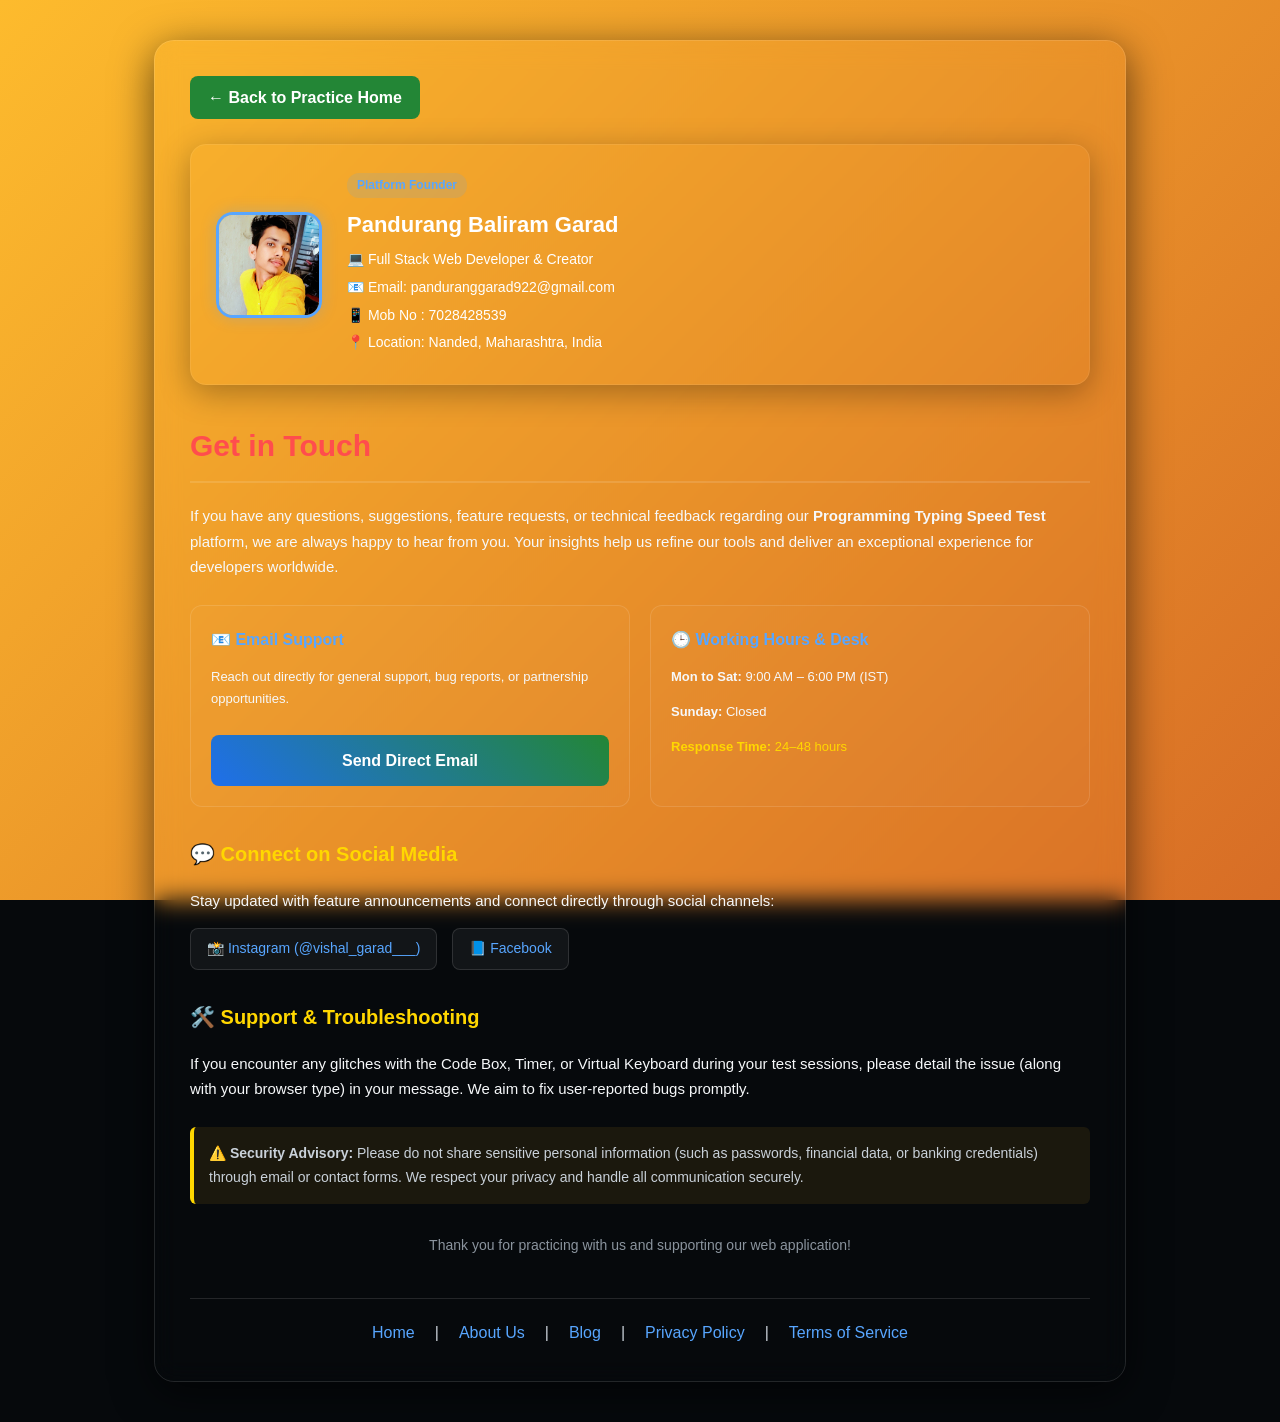
<file: contact.html>
<!DOCTYPE html>
<html lang="en">
<head>
  <meta charset="UTF-8">
  <meta name="viewport" content="width=device-width, initial-scale=1.0">
  <title>Contact Us | Programming Typing Speed Test</title>
  <style>
    :root {
      --primary-accent: #ff4d4d;
      --gold-accent: #ffd700;
      --blue-accent: #58a6ff;
      --card-bg: transparent;
      --border-color: rgba(255, 255, 255, 0.12);
    }

    body {
      font-family: 'Segoe UI', Tahoma, Geneva, Verdana, sans-serif;
      background: #06090c;
      color: #c9d1d9;
      margin: 0;
      padding: 20px;
      line-height: 1.7;
    }

    /* Animated Gradient Background Effect */
    body::before {
      content: "";
      position: fixed;
      top: 0;
      left: 0;
      width: 100vw;
      height: 100vh;
      background: linear-gradient(-45deg, #e8891c, #b21f1f, #fdbb2d);
      background-size: 400% 400%;
      animation: gradientBG 15s ease infinite;
      z-index: -1;
    }

    @keyframes gradientBG {
      0% { background-position: 0% 50%; }
      50% { background-position: 100% 50%; }
      100% { background-position: 0% 50%; }
    }

    .container {
      max-width: 900px;
      margin: 20px auto;
      padding: 35px;
      background: var(--card-bg);
      border: 1px solid var(--border-color);
      border-radius: 20px;
      backdrop-filter: blur(12px);
      box-shadow: 0 10px 40px rgba(0,0,0,0.6);
    }

    .back-btn {
      display: inline-block;
      padding: 8px 18px;
      background: #238636;
      color: #ffffff;
      text-decoration: none;
      border-radius: 8px;
      font-weight: 600;
      margin-bottom: 25px;
      transition: all 0.3s ease;
    }

    .back-btn:hover {
      background: #2ea043;
      transform: translateX(-3px);
    }

    /* ===== PROFILE CARD ===== */
    .profile-card {
      display: flex;
      align-items: center;
      gap: 25px;
      margin-bottom: 35px;
      padding: 25px;
      background:transparent;
      border-radius: 16px;
      border: 1px solid rgba(255, 255, 255, 0.08);
      box-shadow: 0 8px 32px rgba(0, 0, 0, 0.3);
      animation: fadeIn 0.8s ease;
    }

    @keyframes fadeIn {
      from { opacity: 0; transform: translateY(-15px); }
      to { opacity: 1; transform: translateY(0); }
    }

    .profile-card img {
      width: 100px;
      height: 100px;
      border-radius: 16%;
      border: 3px solid var(--blue-accent);
      object-fit: cover;
      box-shadow: 0 0 15px rgba(88, 166, 255, 0.3);
    }

    .profile-info h3 {
      margin: 0 0 5px 0;
      font-size: 22px;
      color: #ffffff;
    }

    .profile-info p {
      margin: 4px 0;
      font-size: 14px;
      color: white;
    }

    .badge {
      display: inline-block;
      background: rgba(88, 166, 255, 0.15);
      color: var(--blue-accent);
      padding: 2px 10px;
      border-radius: 12px;
      font-size: 12px;
      font-weight: 600;
      margin-bottom: 8px;
    }

    h1 {
      color: var(--primary-accent);
      font-size: 30px;
      border-bottom: 2px solid var(--border-color);
      padding-bottom: 10px;
      margin-top: 0;
    }

    h2 {
      color: var(--gold-accent);
      margin-top: 30px;
      font-size: 20px;
      display: flex;
      align-items: center;
      gap: 10px;
    }

    p {
      color: #f6f8fa;
      font-size: 15px;
      margin-bottom: 15px;
    }

    /* GRID LAYOUT FOR CONTACT INFO */
    .grid-container {
      display: grid;
      grid-template-columns: repeat(auto-fit, minmax(260px, 1fr));
      gap: 20px;
      margin: 25px 0;
    }

    .info-card {
      background: rgba(255, 255, 255, 0.02);
      border: 1px solid var(--border-color);
      padding: 20px;
      border-radius: 12px;
      transition: transform 0.3s ease;
    }

    .info-card:hover {
      transform: translateY(-5px);
      border-color: rgba(255, 255, 255, 0.2);
    }

    .info-card h4 {
      margin: 0 0 10px 0;
      color: var(--blue-accent);
      font-size: 16px;
    }

    .btn-email {
      display: inline-block;
      width: 100%;
      text-align: center;
      padding: 12px;
      background: linear-gradient(45deg, #1f6feb, #238636);
      color: #ffffff;
      text-decoration: none;
      font-weight: bold;
      border-radius: 8px;
      margin-top: 10px;
      box-sizing: border-box;
      transition: opacity 0.3s ease;
    }

    .btn-email:hover {
      opacity: 0.9;
    }

    /* SOCIAL LINKS */
    .social-links {
      display: flex;
      gap: 15px;
      flex-wrap: wrap;
      margin-top: 10px;
    }

    .social-btn {
      padding: 8px 16px;
      background: rgba(255, 255, 255, 0.05);
      border: 1px solid var(--border-color);
      border-radius: 8px;
      color: #58a6ff;
      text-decoration: none;
      font-size: 14px;
      transition: all 0.3s ease;
    }

    .social-btn:hover {
      background: rgba(88, 166, 255, 0.15);
      border-color: var(--blue-accent);
    }

    .notice-box {
      background: rgba(210, 153, 34, 0.1);
      border-left: 4px solid var(--gold-accent);
      padding: 15px;
      border-radius: 6px;
      margin: 25px 0;
      color: #c9d1d9;
      font-size: 14px;
    }

    .footer-links {
      margin-top: 40px;
      padding-top: 20px;
      border-top: 1px solid var(--border-color);
      display: flex;
      gap: 20px;
      justify-content: center;
      flex-wrap: wrap;
    }

    .footer-links a {
      color: var(--blue-accent);
      text-decoration: none;
    }

    .footer-links a:hover {
      text-decoration: underline;
    }

    @media (max-width: 600px) {
      .profile-card {
        flex-direction: column;
        text-align: center;
      }
    }
    /* ==========================================
   RGB LOADER & BLUR SCREEN EFFECT
   ========================================== */
.loader-overlay {
    position: fixed;
    top: 0;
    left: 0;
    width: 100%;
    height: 100%;
    background: rgba(0, 0, 0, 0.6); /* Halki black transparent screen */
    backdrop-filter: blur(8px); /* Background blur effect */
    display: flex;
    justify-content: center;
    align-items: center;
    z-index: 999999; /* Sabse upar dikhane ke liye */
    transition: opacity 0.4s ease, visibility 0.4s ease;
}

.rgb-loader {
    width: 50px;
    height: 50px;
    border-radius: 50%;
    border: 5px solid transparent;
    border-top-color: #ff0000;    /* Red */
    border-right-color: #00ff00;  /* Green */
    border-bottom-color: #0000ff; /* Blue */
    animation: spinRGB 1s linear infinite;
    box-shadow: 0 0 15px rgba(255, 255, 255, 0.2); /* Halka glow */
}

@keyframes spinRGB {
    0% { transform: rotate(0deg); }
    100% { transform: rotate(360deg); }
}

/* Loader ko hide karne ki class */
.loader-hidden {
    opacity: 0;
    visibility: hidden;
}
  </style>
</head>
<body>
        <!-- RGB BLUR LOADER -->
<div id="globalLoader" class="loader-overlay">
  <div class="rgb-loader"></div>
</div>
<script>// App open hone par Loader hatane ka logic
window.addEventListener('load', () => {
    const loader = document.getElementById("globalLoader");
    if(loader) {
        // App open hone ke baad 0.5 second tak loader dikhega
        setTimeout(() => {
            loader.classList.add("loader-hidden");
        }, 300); 
    }
});</script>
  <div class="container">
    <a href="index.html" class="back-btn">← Back to Practice Home</a>

    <!-- PROFILE CARD SECTION -->
    <div class="profile-card">
      <img src="me.jpeg" alt="Pandurang Garad">
      <div class="profile-info">
        <span class="badge">Platform Founder</span>
        <h3>Pandurang Baliram Garad</h3>
        <p>💻 Full Stack Web Developer & Creator</p>
        <p>📧 Email: panduranggarad922@gmail.com</p>
        <p>📱 Mob No : 7028428539</p>
        <p>📍 Location: Nanded, Maharashtra, India</p>
      </div>
    </div>

    <h1>Get in Touch</h1>
    <p>If you have any questions, suggestions, feature requests, or technical feedback regarding our <strong>Programming Typing Speed Test</strong> platform, we are always happy to hear from you. Your insights help us refine our tools and deliver an exceptional experience for developers worldwide.</p>

    <!-- GRID CARDS -->
    <div class="grid-container">
      <div class="info-card">
        <h4>📧 Email Support</h4>
        <p style="font-size: 13px;">Reach out directly for general support, bug reports, or partnership opportunities.</p>
        <a href="mailto:panduranggarad922@gmail.com?subject=Website Inquiry - Programming Typing Test" class="btn-email">Send Direct Email</a>
      </div>

      <div class="info-card">
        <h4>🕒 Working Hours & Desk</h4>
        <p style="font-size: 13px; margin-bottom: 5px;"><strong>Mon to Sat:</strong> 9:00 AM – 6:00 PM (IST)</p>
        <p style="font-size: 13px; margin-bottom: 5px;"><strong>Sunday:</strong> Closed</p>
        <p style="font-size: 13px; color: var(--gold-accent);"><strong>Response Time:</strong> 24–48 hours</p>
      </div>
    </div>

    <h2>💬 Connect on Social Media</h2>
    <p>Stay updated with feature announcements and connect directly through social channels:</p>
    <div class="social-links">
      <a href="https://www.instagram.com/vishal_garad___?igsh=dG5icDVrdTVvb3d2" target="_blank" class="social-btn">📸 Instagram (@vishal_garad___)</a>
      <a href="https://www.facebook.com/share/1CxrdCh84L/" target="_blank" class="social-btn">📘 Facebook</a>
    </div>

    <h2>🛠️ Support & Troubleshooting</h2>
    <p>If you encounter any glitches with the Code Box, Timer, or Virtual Keyboard during your test sessions, please detail the issue (along with your browser type) in your message. We aim to fix user-reported bugs promptly.</p>

    <div class="notice-box">
      ⚠️ <strong>Security Advisory:</strong> Please do not share sensitive personal information (such as passwords, financial data, or banking credentials) through email or contact forms. We respect your privacy and handle all communication securely.
    </div>

    <p style="text-align: center; font-size: 14px; color: #8b949e; margin-top: 30px;">
      Thank you for practicing with us and supporting our web application!
    </p>

    <!-- FOOTER LEGAL LINKS -->
    <div class="footer-links">
      <a href="index.html">Home</a> |
      <a href="about.html">About Us</a> |
      <a href="blog.html">Blog</a> |
      <a href="privacy.html">Privacy Policy</a> |
      <a href="terms.html">Terms of Service</a>
    </div>
  </div>

</body>
</html>
</file>
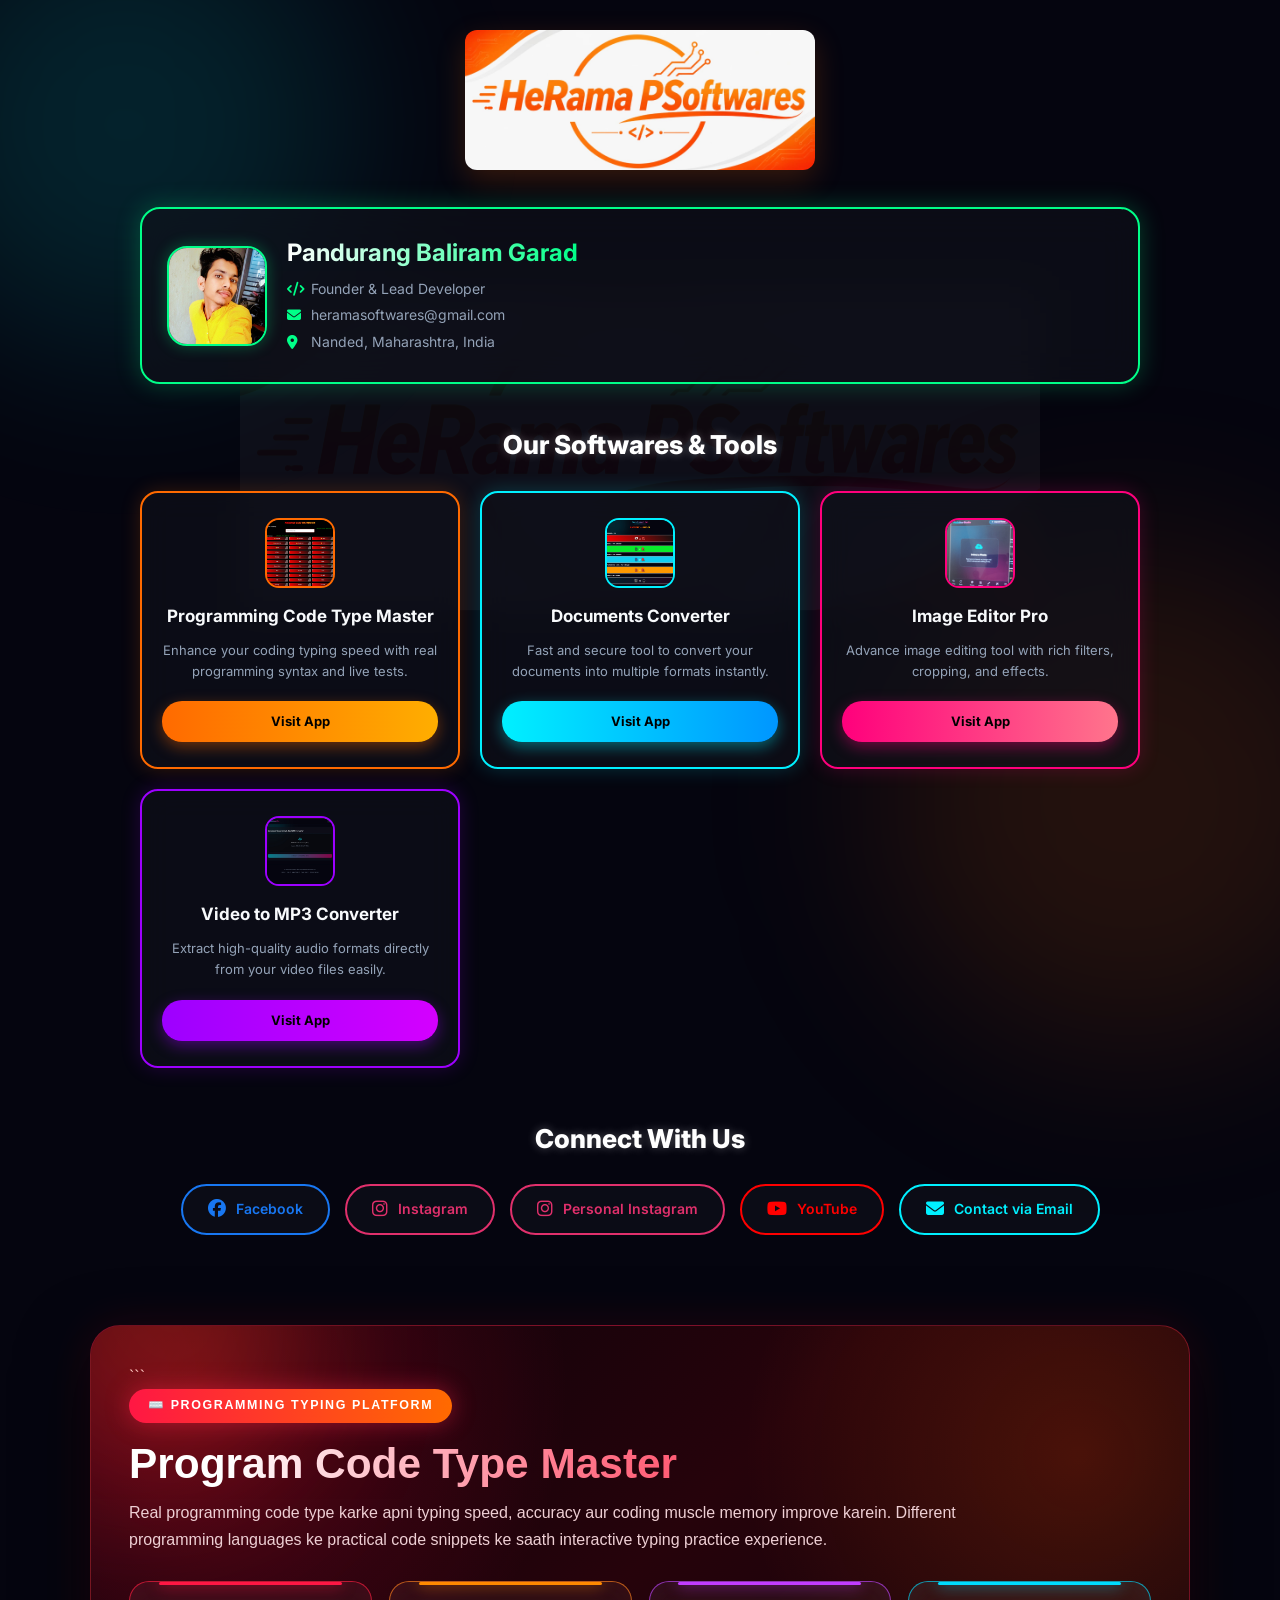
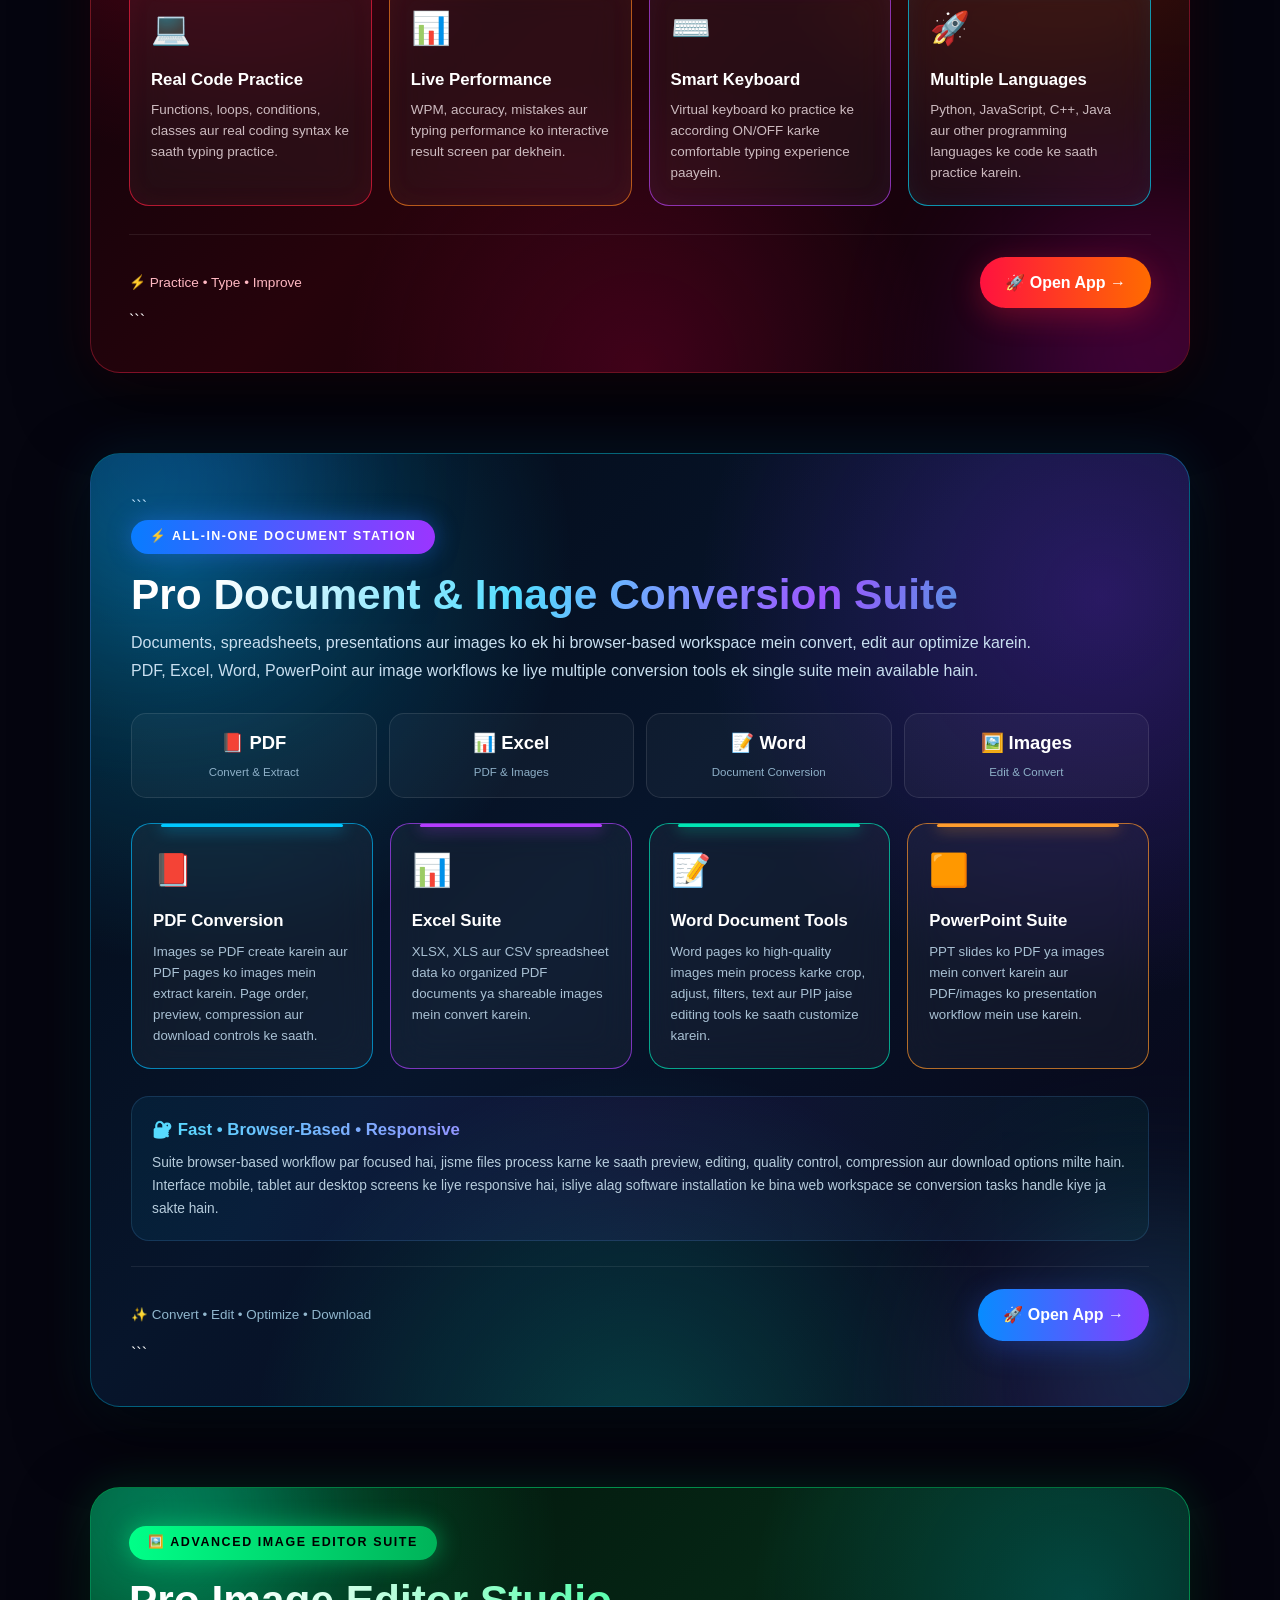
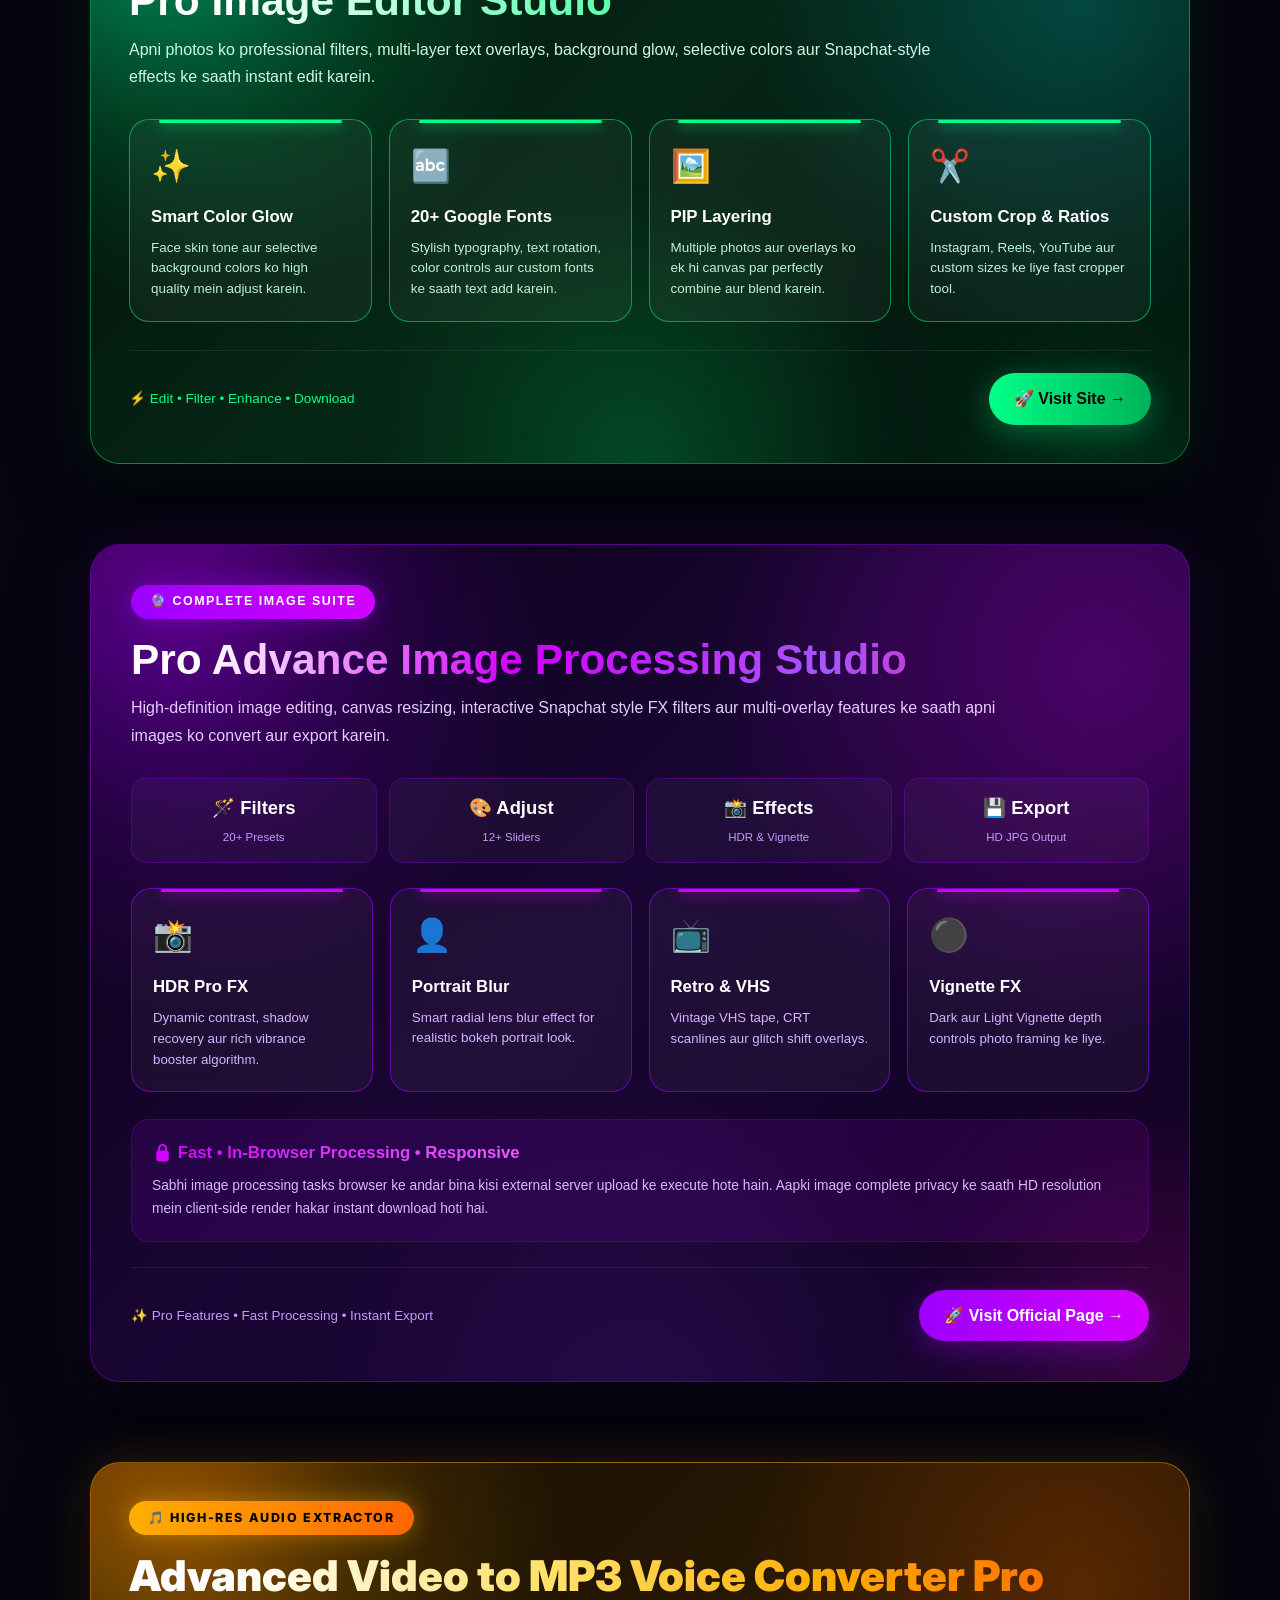
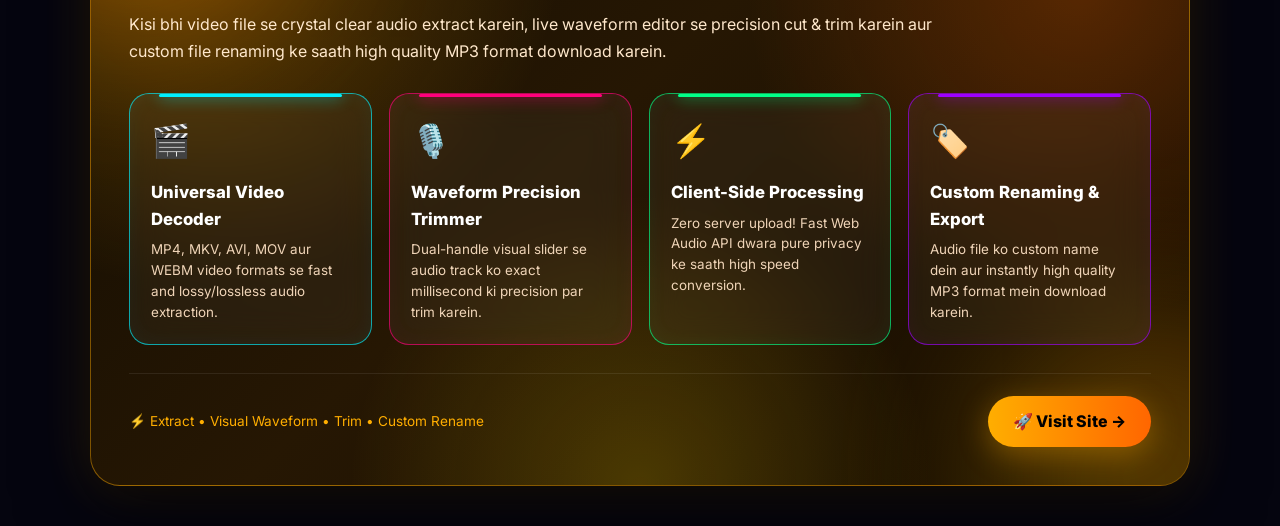
<file: herama.html>
<!DOCTYPE html>
<html lang="en">
<head>
  <meta charset="UTF-8">
  <meta name="viewport" content="width=device-width, initial-scale=1.0">
  <title>HeRama PSoftwares | Official Page</title>
  
  <!-- FontAwesome Icons -->
  <link rel="stylesheet" href="https://cdnjs.cloudflare.com/ajax/libs/font-awesome/6.4.0/css/all.min.css">
  <!-- Google Fonts -->
  <link href="https://fonts.googleapis.com/css2?family=Inter:wght@300;400;600;800&display=swap" rel="stylesheet">

  <style>
    :root {
      --bg-deep: #05050f;
      --card-glass: rgba(16, 18, 27, 0.65);
      --accent-cyan: #00f0ff;
      --accent-pink: #ff007c;
      --accent-purple: #9d00ff;
      --accent-orange: #ff6a00;
      --accent-green: #00ff88; /* Popti Green */
      --text-light: #f8fafc;
      --text-muted: #94a3b8;
      --border-glow: rgba(255, 255, 255, 0.15);
    }

    * { box-sizing: border-box; }

    body {
      font-family: 'Inter', sans-serif;
      background-color: var(--bg-deep);
      color: var(--text-light);
      margin: 0;
      padding: 0;
      line-height: 1.6;
      overflow-x: hidden;
      min-height: 100vh;
      display: flex;
      flex-direction: column;
      align-items: center;
    }

    /* === ANIMATED BACKGROUND ORBS & WATERMARK === */
    .bg-orb {
      position: fixed;
      border-radius: 50%;
      filter: blur(90px);
      z-index: -2;
      animation: floatOrb 10s infinite alternate ease-in-out;
    }
    .orb-1 {
      width: 450px; height: 450px;
      background: rgba(0, 240, 255, 0.12);
      top: -100px; left: -100px;
    }
    .orb-2 {
      width: 500px; height: 500px;
      background: rgba(255, 106, 0, 0.12);
      bottom: -150px; right: -100px;
      animation-delay: -5s;
    }
    @keyframes floatOrb {
      0% { transform: translateY(0) scale(1); }
      100% { transform: translateY(50px) scale(1.1); }
    }

    /* Faint Company Logo Background */
    .bg-watermark {
      position: fixed;
      top: 50%; left: 50%;
      transform: translate(-50%, -50%);
      width: 80vw;
      max-width: 800px;
      opacity: 0.04;
      pointer-events: none;
      z-index: -1;
      filter: contrast(150%);
    }

    /* === TOP LOGO CONTAINER === */
    .top-logo-container {
      width: 100%;
      text-align: center;
      padding: 30px 20px 10px 20px;
      animation: slideDown 1s ease;
    }
    .top-logo-container img {
      max-width: 350px;
      width: 90%;
      border-radius: 12px;
      box-shadow: 0 10px 30px rgba(255, 106, 0, 0.2);
    }
    @keyframes slideDown {
      from { opacity: 0; transform: translateY(-20px); }
      to { opacity: 1; transform: translateY(0); }
    }

    /* === MAIN CONTAINER === */
    .container {
      width: 90%;
      max-width: 1000px;
      margin: 0 auto;
      padding: 20px 0 50px 0;
      z-index: 10;
    }

    /* === PROFILE BOX (Popti Green Border) === */
    .profile-card {
      display: flex;
      align-items: center;
      gap: 20px;
      margin-bottom: 40px;
      padding: 25px;
      background: var(--card-glass);
      border-radius: 20px;
      backdrop-filter: blur(20px);
      -webkit-backdrop-filter: blur(20px);
      /* Popti Green Permanent Border & Glow */
      border: 2px solid var(--accent-green);
      box-shadow: 0 0 25px rgba(0, 255, 136, 0.25);
      animation: fadeIn 1s ease 0.3s forwards;
      opacity: 0;
    }

    .profile-card img {
      width: 100px;
      height: 100px;
      border-radius: 20%;
      border: 2px solid var(--accent-green);
      object-fit: cover;
      box-shadow: 0 0 15px rgba(0, 255, 136, 0.3);
    }

    .profile-info h2 {
      margin: 0 0 5px 0;
      font-size: 24px;
      background: linear-gradient(90deg, #fff, var(--accent-green));
      -webkit-background-clip: text;
      -webkit-text-fill-color: transparent;
    }
    .profile-info p {
      margin: 4px 0;
      font-size: 14px;
      color: var(--text-muted);
    }
    .profile-info i { width: 20px; color: var(--accent-green); }

    /* === APPS GRID === */
    .section-title {
      text-align: center;
      font-size: 26px;
      font-weight: 800;
      margin: 40px 0 25px 0;
      color: white;
      text-shadow: 0 0 10px rgba(255,255,255,0.3);
    }

    .apps-grid {
      display: grid;
      grid-template-columns: repeat(auto-fit, minmax(240px, 1fr));
      gap: 20px;
    }

    .app-card {
      background: var(--card-glass);
      border-radius: 18px;
      padding: 25px 20px;
      backdrop-filter: blur(15px);
      transition: all 0.3s ease;
      display: flex;
      flex-direction: column;
      align-items: center;
      text-align: center;
      position: relative;
      overflow: hidden;
      animation: fadeIn 1s ease 0.6s forwards;
      opacity: 0;
    }

    /* Permanent Colorful Borders for App Cards */
    .card-orange { border: 2px solid var(--accent-orange); box-shadow: 0 0 20px rgba(255, 106, 0, 0.2); }
    .card-cyan { border: 2px solid var(--accent-cyan); box-shadow: 0 0 20px rgba(0, 240, 255, 0.2); }
    .card-pink { border: 2px solid var(--accent-pink); box-shadow: 0 0 20px rgba(255, 0, 124, 0.2); }
    .card-purple { border: 2px solid var(--accent-purple); box-shadow: 0 0 20px rgba(157, 0, 255, 0.2); }

    /* Hover Lift Effect */
    .app-card:hover { transform: translateY(-5px); }
    .card-orange:hover { box-shadow: 0 0 30px rgba(255, 106, 0, 0.4); }
    .card-cyan:hover { box-shadow: 0 0 30px rgba(0, 240, 255, 0.4); }
    .card-pink:hover { box-shadow: 0 0 30px rgba(255, 0, 124, 0.4); }
    .card-purple:hover { box-shadow: 0 0 30px rgba(157, 0, 255, 0.4); }

    /* Permanent Matching Image Box Borders */
    .app-img-box {
      width: 70px;
      height: 70px;
      border-radius: 14px;
      background: rgba(255,255,255,0.05);
      margin-bottom: 15px;
      display: flex;
      justify-content: center;
      align-items: center;
      overflow: hidden;
    }
    .card-orange .app-img-box { border: 2px solid var(--accent-orange); }
    .card-cyan .app-img-box { border: 2px solid var(--accent-cyan); }
    .card-pink .app-img-box { border: 2px solid var(--accent-pink); }
    .card-purple .app-img-box { border: 2px solid var(--accent-purple); }

    .app-img-box img {
      width: 100%;
      height: 100%;
      object-fit: cover;
    }

    .app-card h3 {
      margin: 0 0 10px 0;
      font-size: 17px;
      font-weight: 700;
    }

    .app-card p {
      margin: 0 0 20px 0;
      font-size: 13px;
      color: var(--text-muted);
      flex: 1;
    }

    .visit-btn {
      text-decoration: none;
      padding: 10px 25px;
      border-radius: 20px;
      color: #000;
      font-weight: 700;
      font-size: 13px;
      transition: 0.3s;
      width: 100%;
    }
    .btn-orange { background: linear-gradient(90deg, var(--accent-orange), #ffae00); box-shadow: 0 5px 15px rgba(255, 106, 0, 0.4); }
    .btn-cyan { background: linear-gradient(90deg, var(--accent-cyan), #0096ff); box-shadow: 0 5px 15px rgba(0, 240, 255, 0.4); }
    .btn-pink { background: linear-gradient(90deg, var(--accent-pink), #ff758c); box-shadow: 0 5px 15px rgba(255, 0, 124, 0.4); }
    .btn-purple { background: linear-gradient(90deg, var(--accent-purple), #d400ff); box-shadow: 0 5px 15px rgba(157, 0, 255, 0.4); }

    .visit-btn:hover { filter: brightness(1.2); transform: scale(1.05); }

    /* === SOCIAL LINKS SECTION (Permanent Colors & Cursor Shadow) === */
    .social-grid {
      display: flex;
      flex-wrap: wrap;
      justify-content: center;
      gap: 15px;
      animation: fadeIn 1s ease 0.9s forwards;
      opacity: 0;
    }

    .social-btn {
      display: flex;
      align-items: center;
      gap: 10px;
      padding: 12px 25px;
      background: var(--card-glass);
      border-radius: 30px;
      text-decoration: none;
      font-weight: 600;
      font-size: 14px;
      backdrop-filter: blur(15px);
      transition: 0.3s;
    }

    /* Permanent Colors & Only Shadow on Hover */
    .social-btn.fb { border: 2px solid #1877F2; color: #1877F2; }
    .social-btn.fb:hover { box-shadow: 0 0 20px rgba(24, 119, 242, 0.6); transform: translateY(-3px); }

    .social-btn.insta { border: 2px solid #E1306C; color: #E1306C; }
    .social-btn.insta:hover { box-shadow: 0 0 20px rgba(225, 48, 108, 0.6); transform: translateY(-3px); }

    .social-btn.email { border: 2px solid var(--accent-cyan); color: var(--accent-cyan); }
    .social-btn.email:hover { box-shadow: 0 0 20px rgba(0, 240, 255, 0.6); transform: translateY(-3px); }


    /* YouTube & WhatsApp Permanent Colors & Shadow */
    .social-btn.yt { border: 2px solid #ff0000; color: #ff0000; }
    .social-btn.yt:hover { box-shadow: 0 0 20px rgba(255, 0, 0, 0.6); transform: translateY(-3px); }

    .social-btn.wa { border: 2px solid #25D366; color: #25D366; }
    .social-btn.wa:hover { box-shadow: 0 0 20px rgba(37, 211, 102, 0.6); transform: translateY(-3px); }
    .social-btn i { font-size: 18px; }

    @keyframes fadeIn {
      to { opacity: 1; transform: translateY(0); }
    }

    @media (max-width: 600px) {
      .profile-card { flex-direction: column; text-align: center; }
      .profile-info i { display: none; }
      .apps-grid { grid-template-columns: 1fr 1fr; }
      .app-card { padding: 15px 10px; }
      .app-card h3 { font-size: 14px; }
      .app-card p { font-size: 11px; }
      .app-img-box { width: 50px; height: 50px; }
      .social-btn { width: 100%; justify-content: center; }
    }
    
    @media (max-width: 400px) {
      .apps-grid { grid-template-columns: 1fr; }
    }
  </style>
</head>
<body>

  <!-- Floating Orbs & Watermark Background -->
  <div class="bg-orb orb-1"></div>
  <div class="bg-orb orb-2"></div>
  <img src="herama.jpeg" class="bg-watermark" alt="Watermark">

  <!-- Top Logo -->
  <div class="top-logo-container">
    <img src="herama.jpeg" alt="HeRama PSoftwares Logo">
  </div>

  <div class="container">
    
    <!-- Profile Box (Popti Green Border) -->
    <div class="profile-card">
      <img src="me.jpeg" alt="Pandurang Baliram Garad">
      <div class="profile-info">
        <h2>Pandurang Baliram Garad</h2>
        <p><i class="fa-solid fa-code"></i> Founder & Lead Developer</p>
        <p><i class="fa-solid fa-envelope"></i> heramasoftwares@gmail.com</p>
        <p><i class="fa-solid fa-location-dot"></i> Nanded, Maharashtra, India</p>
      </div>
    </div>

    <!-- Software & Apps Section -->
    <h2 class="section-title">Our Softwares & Tools</h2>
    <div class="apps-grid">
      
<!-- App 1 -->
      <div class="app-card card-orange">
        <div class="app-img-box">
          <img src="typing.jpeg" alt="Type Master" onerror="this.src='https://placehold.co/70x70/ff6a00/ffffff?text=Code'">
        </div>
        <h3>Programming Code Type Master</h3>
        <p>Enhance your coding typing speed with real programming syntax and live tests.</p>
        <a href="https://programming-code-typingtest-pro.github.io/" target="_blank" class="visit-btn btn-orange">Visit App</a>
      </div>

      <!-- App 2 -->
      <div class="app-card card-cyan">
        <div class="app-img-box">
          <img src="docs.jpeg" alt="Doc Converter" onerror="this.src='https://placehold.co/70x70/00f0ff/000000?text=Doc'">
        </div>
        <h3>Documents Converter</h3>
        <p>Fast and secure tool to convert your documents into multiple formats instantly.</p>
        <a href="https://panduranggarad922-cell.github.io" target="_blank" class="visit-btn btn-cyan">Visit App</a>
      </div>

      <!-- App 3 -->
      <div class="app-card card-pink">
        <div class="app-img-box">
          <img src="img.jpeg" alt="Image Editor" onerror="this.src='https://placehold.co/70x70/ff007c/ffffff?text=IMG'">
        </div>
        <h3>Image Editor Pro</h3>
        <p>Advance image editing tool with rich filters, cropping, and effects.</p>
        <a href="https://heramapsoftwares.github.io" target="_blank" class="visit-btn btn-pink">Visit App</a>
      </div>

      <!-- App 4 -->
      <div class="app-card card-purple">
        <div class="app-img-box">
          <img src="audio.jpeg" alt="Video to MP3" onerror="this.src='https://placehold.co/70x70/9d00ff/ffffff?text=MP3'">
        </div>
        <h3>Video to MP3 Converter</h3>
        <p>Extract high-quality audio formats directly from your video files easily.</p>
        <a href="https://heramapsoftwares.github.io" target="_blank" class="visit-btn btn-purple">Visit App</a>
      </div>

    </div>

    <!-- Social Connect Section -->
    <h2 class="section-title" style="margin-top: 50px;">Connect With Us</h2>
    <div class="social-grid">
      
      <!-- Company Facebook -->
      <a href="https://www.facebook.com/share/1HQvqGAFDk/" class="social-btn fb">
        <i class="fa-brands fa-facebook"></i> Facebook
      </a>
      
      <!-- Company Instagram -->
      <a href="https://www.instagram.com/herama_psoftwares?igsh=MXFvZWMyYWdleDJ3ZA==" class="social-btn insta">
        <i class="fa-brands fa-instagram"></i> Instagram
      </a>

      <!-- Personal Insta 1 -->
      <a href="https://www.instagram.com/vishal_garad___?igsh=dG5icDVrdTVvb3d2" class="social-btn insta">
        <i class="fa-brands fa-instagram"></i> Personal Instagram
      </a>

      <!-- Personal Insta 2 -->
     <!--  <a href="#" class="social-btn insta">
        <i class="fa-brands fa-instagram"></i> Personal Insta 2
      </a> -->


      <!-- YouTube Channel -->
      <a href="https://youtube.com/@vishalgaradsoftwaredevloper?si=EUK5Th2-3GdsYp0a" class="social-btn yt">
        <i class="fa-brands fa-youtube"></i> YouTube
      </a>

      <!-- WhatsApp Chat -->
      <!-- <a href="#" class="social-btn wa">
        <i class="fa-brands fa-whatsapp"></i> WhatsApp Chat
      </a> -->

      <!-- Email -->
      <a href="mailto:panduranggarad922@gmail.com" class="social-btn email">
        <i class="fa-solid fa-envelope"></i> Contact via Email
      </a>

    </div>

  </div>












<!-- ==================== PROGRAM CODE TYPE MASTER ==================== -->

<style>
.program-app-card {
    font-family: 'Poppins', sans-serif;
    position: relative;
    overflow: hidden;
    max-width: 1100px;
    margin: 40px auto;
    padding: 38px;
    border-radius: 30px;
    color: #fff;
    background:
        radial-gradient(circle at 10% 10%, rgba(255, 0, 55, .28), transparent 32%),
        radial-gradient(circle at 90% 20%, rgba(255, 80, 0, .20), transparent 30%),
        radial-gradient(circle at 50% 100%, rgba(180, 0, 70, .25), transparent 35%),
        linear-gradient(135deg, #09030a, #26030b 45%, #09030b);
    border: 1px solid rgba(255, 45, 75, .35);
    box-shadow:
        0 25px 70px rgba(0,0,0,.65),
        0 0 45px rgba(255,20,55,.12);
    backdrop-filter: blur(25px);
    -webkit-backdrop-filter: blur(25px);
}

/* Floating glowing orbs */
.program-app-card::before,
.program-app-card::after {
    content: "";
    position: absolute;
    border-radius: 50%;
    filter: blur(80px);
    pointer-events: none;
    animation: appFloat 9s ease-in-out infinite alternate;
}

.program-app-card::before {
    width: 300px;
    height: 300px;
    background: linear-gradient(45deg,#ff003c,#ff7a00);
    top: -130px;
    left: -100px;
    opacity: .32;
}

.program-app-card::after {
    width: 330px;
    height: 330px;
    background: linear-gradient(45deg,#b000ff,#ff0055);
    right: -130px;
    bottom: -150px;
    opacity: .27;
    animation-delay: -4s;
}

@keyframes appFloat {
    from { transform: translate(0,0) scale(1); }
    to { transform: translate(25px,30px) scale(1.12); }
}

.program-app-inner {
    position: relative;
    z-index: 2;
}

/* Top badge */
.program-app-badge {
    display: inline-block;
    padding: 7px 19px;
    border-radius: 50px;
    background: linear-gradient(90deg,#ff1744,#ff6a00);
    box-shadow: 0 0 25px rgba(255,35,70,.45);
    font-size: .78rem;
    font-weight: 800;
    letter-spacing: 1.6px;
    text-transform: uppercase;
}

/* Heading */
.program-app-title {
    margin: 17px 0 10px;
    font-size: 2.65rem;
    font-weight: 900;
    line-height: 1.15;
    background: linear-gradient(
        100deg,
        #ffffff 10%,
        #ff7b8f 42%,
        #ff304f 70%,
        #ff9a4d
    );
    -webkit-background-clip: text;
    -webkit-text-fill-color: transparent;
}

.program-app-description {
    max-width: 850px;
    color: #eecfd4;
    font-size: 1rem;
    line-height: 1.7;
    margin-bottom: 28px;
}

/* Feature grid */
.program-feature-grid {
    display: grid;
    grid-template-columns: repeat(4,1fr);
    gap: 17px;
}

/* Glass feature boxes */
.program-feature {
    position: relative;
    overflow: hidden;
    min-height: 175px;
    padding: 21px;
    border-radius: 20px;
    background: rgba(255,255,255,.045);
    backdrop-filter: blur(18px);
    -webkit-backdrop-filter: blur(18px);
    transition: .35s ease;
}

/* Different colored borders */
.program-feature.red {
    border: 1px solid rgba(255,30,65,.65);
    box-shadow: inset 0 0 25px rgba(255,20,50,.05);
}

.program-feature.orange {
    border: 1px solid rgba(255,130,30,.65);
    box-shadow: inset 0 0 25px rgba(255,100,20,.05);
}

.program-feature.purple {
    border: 1px solid rgba(190,70,255,.65);
    box-shadow: inset 0 0 25px rgba(180,50,255,.05);
}

.program-feature.cyan {
    border: 1px solid rgba(0,220,255,.65);
    box-shadow: inset 0 0 25px rgba(0,210,255,.05);
}

/* Top colored line */
.program-feature::before {
    content: "";
    position: absolute;
    top: 0;
    left: 12%;
    width: 76%;
    height: 3px;
    border-radius: 20px;
}

.program-feature.red::before {
    background: #ff1744;
    box-shadow: 0 0 15px #ff1744;
}

.program-feature.orange::before {
    background: #ff8a00;
    box-shadow: 0 0 15px #ff8a00;
}

.program-feature.purple::before {
    background: #c23cff;
    box-shadow: 0 0 15px #c23cff;
}

.program-feature.cyan::before {
    background: #00dcff;
    box-shadow: 0 0 15px #00dcff;
}

/* Hover */
.program-feature:hover {
    transform: translateY(-7px);
}

.program-feature.red:hover {
    background: rgba(255,20,50,.10);
    box-shadow: 0 15px 40px rgba(255,20,50,.20);
}

.program-feature.orange:hover {
    background: rgba(255,110,0,.10);
    box-shadow: 0 15px 40px rgba(255,100,0,.20);
}

.program-feature.purple:hover {
    background: rgba(180,40,255,.10);
    box-shadow: 0 15px 40px rgba(180,40,255,.20);
}

.program-feature.cyan:hover {
    background: rgba(0,210,255,.10);
    box-shadow: 0 15px 40px rgba(0,210,255,.20);
}

.program-feature-icon {
    font-size: 2rem;
    margin-bottom: 12px;
}

.program-feature-title {
    font-size: 1.05rem;
    font-weight: 800;
    margin-bottom: 7px;
}

.program-feature-text {
    color: #cdbbc0;
    font-size: .84rem;
    line-height: 1.55;
}

/* Bottom button area */
.program-app-bottom {
    margin-top: 28px;
    display: flex;
    align-items: center;
    justify-content: space-between;
    gap: 20px;
    padding-top: 22px;
    border-top: 1px solid rgba(255,255,255,.08);
}

.program-app-link {
    display: inline-flex;
    align-items: center;
    gap: 8px;
    padding: 13px 25px;
    border-radius: 50px;
    color: white;
    text-decoration: none;
    font-weight: 800;
    background: linear-gradient(90deg,#ff123f,#ff6b00);
    box-shadow: 0 8px 30px rgba(255,30,55,.30);
    transition: .3s ease;
}

.program-app-link:hover {
    transform: translateY(-3px) scale(1.03);
    box-shadow: 0 12px 40px rgba(255,30,55,.50);
}

.program-app-tag {
    color: #ffb8c2;
    font-size: .85rem;
}

/* Mobile */
@media(max-width:850px) {
    .program-feature-grid {
        grid-template-columns: repeat(2,1fr);
    }
}

@media(max-width:600px) {
    .program-app-card {
        padding: 23px;
        border-radius: 23px;
    }

    .program-app-title {
        font-size: 1.9rem;
    }

    .program-app-description {
        font-size: .9rem;
    }

    .program-feature-grid {
        grid-template-columns: 1fr;
    }

    .program-feature {
        min-height: auto;
    }

    .program-app-bottom {
        flex-direction: column;
        align-items: flex-start;
    }
}
</style>

<div class="program-app-card">

```
<div class="program-app-inner">

    <span class="program-app-badge">
        ⌨️ Programming Typing Platform
    </span>

    <h2 class="program-app-title">
        Program Code Type Master
    </h2>

    <div class="program-app-description">
        Real programming code type karke apni typing speed, accuracy
        aur coding muscle memory improve karein. Different programming
        languages ke practical code snippets ke saath interactive
        typing practice experience.
    </div>

    <div class="program-feature-grid">

        <div class="program-feature red">
            <div class="program-feature-icon">💻</div>
            <div class="program-feature-title">
                Real Code Practice
            </div>
            <div class="program-feature-text">
                Functions, loops, conditions, classes aur real coding
                syntax ke saath typing practice.
            </div>
        </div>

        <div class="program-feature orange">
            <div class="program-feature-icon">📊</div>
            <div class="program-feature-title">
                Live Performance
            </div>
            <div class="program-feature-text">
                WPM, accuracy, mistakes aur typing performance ko
                interactive result screen par dekhein.
            </div>
        </div>

        <div class="program-feature purple">
            <div class="program-feature-icon">⌨️</div>
            <div class="program-feature-title">
                Smart Keyboard
            </div>
            <div class="program-feature-text">
                Virtual keyboard ko practice ke according ON/OFF
                karke comfortable typing experience paayein.
            </div>
        </div>

        <div class="program-feature cyan">
            <div class="program-feature-icon">🚀</div>
            <div class="program-feature-title">
                Multiple Languages
            </div>
            <div class="program-feature-text">
                Python, JavaScript, C++, Java aur other programming
                languages ke code ke saath practice karein.
            </div>
        </div>

    </div>

    <div class="program-app-bottom">

        <span class="program-app-tag">
            ⚡ Practice • Type • Improve
        </span>

        <a
            class="program-app-link"
            href="https://programming-code-typingtest-pro.github.io/"
            target="_blank"
            rel="noopener"
        >
            🚀 Open App →
        </a>

    </div>

</div>
```

</div>

<!-- ==================== END ==================== -->
















<!-- ==================== DOCUCONVERT PRO APP INFO ==================== -->

<style>
.docu-suite-card {
    font-family: 'Poppins', sans-serif;
    position: relative;
    overflow: hidden;
    max-width: 1100px;
    margin: 40px auto;
    padding: 40px;
    border-radius: 30px;
    color: #fff;
    background:
        radial-gradient(circle at 8% 12%, rgba(0,195,255,.30), transparent 30%),
        radial-gradient(circle at 92% 15%, rgba(130,45,255,.28), transparent 31%),
        radial-gradient(circle at 50% 105%, rgba(0,255,200,.20), transparent 34%),
        linear-gradient(135deg,#030914,#07152b 45%,#080516);
    border: 1px solid rgba(0,210,255,.30);
    box-shadow:
        0 25px 70px rgba(0,0,0,.65),
        0 0 55px rgba(0,180,255,.12);
    backdrop-filter: blur(25px);
    -webkit-backdrop-filter: blur(25px);
    box-sizing: border-box;
}

/* Floating background glow */
.docu-suite-card::before,
.docu-suite-card::after {
    content: "";
    position: absolute;
    border-radius: 50%;
    filter: blur(85px);
    pointer-events: none;
    animation: docuOrb 10s ease-in-out infinite alternate;
}

.docu-suite-card::before {
    width: 320px;
    height: 320px;
    background: linear-gradient(45deg,#00c8ff,#2455ff);
    top: -150px;
    left: -100px;
    opacity: .30;
}

.docu-suite-card::after {
    width: 350px;
    height: 350px;
    background: linear-gradient(45deg,#9b2cff,#00e6c3);
    right: -140px;
    bottom: -160px;
    opacity: .25;
    animation-delay: -5s;
}

@keyframes docuOrb {
    from { transform: translate(0,0) scale(1); }
    to { transform: translate(28px,35px) scale(1.10); }
}

.docu-suite-inner {
    position: relative;
    z-index: 2;
}

/* Badge */
.docu-suite-badge {
    display: inline-block;
    padding: 7px 19px;
    border-radius: 50px;
    background: linear-gradient(90deg,#087cff,#9b35ff);
    box-shadow: 0 0 25px rgba(40,120,255,.42);
    font-size: .78rem;
    font-weight: 800;
    letter-spacing: 1.5px;
    text-transform: uppercase;
}

/* Main heading */
.docu-suite-title {
    margin: 17px 0 10px;
    font-size: 2.65rem;
    font-weight: 900;
    line-height: 1.15;
    background: linear-gradient(
        110deg,
        #ffffff 8%,
        #55ddff 38%,
        #9c55ff 68%,
        #00e5c0
    );
    -webkit-background-clip: text;
    -webkit-text-fill-color: transparent;
}

.docu-suite-description {
    max-width: 900px;
    color: #c9dff0;
    font-size: 1rem;
    line-height: 1.75;
    margin-bottom: 28px;
}

/* Stats strip */
.docu-stats {
    display: grid;
    grid-template-columns: repeat(4,1fr);
    gap: 12px;
    margin-bottom: 25px;
}

.docu-stat {
    text-align: center;
    padding: 14px 10px;
    border-radius: 15px;
    background: rgba(255,255,255,.035);
    border: 1px solid rgba(255,255,255,.10);
}

.docu-stat strong {
    display: block;
    font-size: 1.15rem;
    color: #fff;
}

.docu-stat span {
    color: #8eb0c8;
    font-size: .72rem;
}

/* Feature grid */
.docu-feature-grid {
    display: grid;
    grid-template-columns: repeat(4,1fr);
    gap: 17px;
}

/* Glass feature */
.docu-feature {
    position: relative;
    overflow: hidden;
    min-height: 195px;
    padding: 21px;
    border-radius: 20px;
    background: rgba(255,255,255,.045);
    backdrop-filter: blur(18px);
    -webkit-backdrop-filter: blur(18px);
    transition: .35s ease;
}

/* Individual borders */
.docu-feature.blue {
    border: 1px solid rgba(0,190,255,.65);
}

.docu-feature.purple {
    border: 1px solid rgba(175,65,255,.68);
}

.docu-feature.green {
    border: 1px solid rgba(0,240,190,.65);
}

.docu-feature.orange {
    border: 1px solid rgba(255,150,40,.68);
}

/* Top neon lines */
.docu-feature::before {
    content: "";
    position: absolute;
    top: 0;
    left: 12%;
    width: 76%;
    height: 3px;
    border-radius: 20px;
}

.docu-feature.blue::before {
    background: #00c8ff;
    box-shadow: 0 0 16px #00c8ff;
}

.docu-feature.purple::before {
    background: #b43cff;
    box-shadow: 0 0 16px #b43cff;
}

.docu-feature.green::before {
    background: #00e6b4;
    box-shadow: 0 0 16px #00e6b4;
}

.docu-feature.orange::before {
    background: #ff9d2e;
    box-shadow: 0 0 16px #ff9d2e;
}

/* Hover */
.docu-feature:hover {
    transform: translateY(-7px);
}

.docu-feature.blue:hover {
    background: rgba(0,190,255,.09);
    box-shadow: 0 15px 40px rgba(0,190,255,.18);
}

.docu-feature.purple:hover {
    background: rgba(175,50,255,.09);
    box-shadow: 0 15px 40px rgba(175,50,255,.18);
}

.docu-feature.green:hover {
    background: rgba(0,230,180,.09);
    box-shadow: 0 15px 40px rgba(0,230,180,.18);
}

.docu-feature.orange:hover {
    background: rgba(255,145,30,.09);
    box-shadow: 0 15px 40px rgba(255,145,30,.18);
}

.docu-feature-icon {
    font-size: 2rem;
    margin-bottom: 12px;
}

.docu-feature-title {
    font-size: 1.05rem;
    font-weight: 800;
    margin-bottom: 7px;
}

.docu-feature-text {
    color: #a9c1d4;
    font-size: .83rem;
    line-height: 1.58;
}

/* Bottom information */
.docu-bottom {
    margin-top: 27px;
    padding: 20px;
    border-radius: 18px;
    background: linear-gradient(
        90deg,
        rgba(0,180,255,.08),
        rgba(150,50,255,.08),
        rgba(0,230,190,.06)
    );
    border: 1px solid rgba(100,180,255,.16);
}

.docu-bottom-title {
    font-size: 1.05rem;
    font-weight: 800;
    margin-bottom: 8px;
    background: linear-gradient(90deg,#55ddff,#b36aff,#00e5c0);
    -webkit-background-clip: text;
    -webkit-text-fill-color: transparent;
}

.docu-bottom-text {
    color: #b6ccdc;
    font-size: .86rem;
    line-height: 1.65;
}

/* Button area */
.docu-suite-footer {
    margin-top: 25px;
    padding-top: 22px;
    border-top: 1px solid rgba(255,255,255,.08);
    display: flex;
    align-items: center;
    justify-content: space-between;
    gap: 20px;
}

.docu-tagline {
    color: #91b7ce;
    font-size: .84rem;
}

.docu-open-btn {
    display: inline-flex;
    align-items: center;
    gap: 8px;
    padding: 13px 25px;
    border-radius: 50px;
    color: #fff;
    text-decoration: none;
    font-weight: 800;
    background: linear-gradient(90deg,#078cff,#873dff);
    box-shadow: 0 8px 30px rgba(40,100,255,.30);
    transition: .3s ease;
}

.docu-open-btn:hover {
    transform: translateY(-3px) scale(1.03);
    box-shadow: 0 12px 40px rgba(70,100,255,.50);
}

/* Responsive */
@media(max-width:850px) {
    .docu-feature-grid {
        grid-template-columns: repeat(2,1fr);
    }

    .docu-stats {
        grid-template-columns: repeat(2,1fr);
    }
}

@media(max-width:600px) {
    .docu-suite-card {
        padding: 23px;
        border-radius: 23px;
    }

    .docu-suite-title {
        font-size: 1.9rem;
    }

    .docu-suite-description {
        font-size: .9rem;
    }

    .docu-feature-grid {
        grid-template-columns: 1fr;
    }

    .docu-stats {
        grid-template-columns: repeat(2,1fr);
    }

    .docu-feature {
        min-height: auto;
    }

    .docu-suite-footer {
        flex-direction: column;
        align-items: flex-start;
    }
}
</style>

<div class="docu-suite-card">

```
<div class="docu-suite-inner">

    <span class="docu-suite-badge">
        ⚡ All-In-One Document Station
    </span>

    <h2 class="docu-suite-title">
        Pro Document & Image Conversion Suite
    </h2>

    <div class="docu-suite-description">
        Documents, spreadsheets, presentations aur images ko ek hi
        browser-based workspace mein convert, edit aur optimize karein.
        PDF, Excel, Word, PowerPoint aur image workflows ke liye
        multiple conversion tools ek single suite mein available hain.
    </div>

    <!-- QUICK STATS -->
    <div class="docu-stats">

        <div class="docu-stat">
            <strong>📕 PDF</strong>
            <span>Convert & Extract</span>
        </div>

        <div class="docu-stat">
            <strong>📊 Excel</strong>
            <span>PDF & Images</span>
        </div>

        <div class="docu-stat">
            <strong>📝 Word</strong>
            <span>Document Conversion</span>
        </div>

        <div class="docu-stat">
            <strong>🖼️ Images</strong>
            <span>Edit & Convert</span>
        </div>

    </div>

    <!-- FEATURES -->
    <div class="docu-feature-grid">

        <div class="docu-feature blue">
            <div class="docu-feature-icon">📕</div>
            <div class="docu-feature-title">
                PDF Conversion
            </div>
            <div class="docu-feature-text">
                Images se PDF create karein aur PDF pages ko images
                mein extract karein. Page order, preview, compression
                aur download controls ke saath.
            </div>
        </div>

        <div class="docu-feature purple">
            <div class="docu-feature-icon">📊</div>
            <div class="docu-feature-title">
                Excel Suite
            </div>
            <div class="docu-feature-text">
                XLSX, XLS aur CSV spreadsheet data ko organized PDF
                documents ya shareable images mein convert karein.
            </div>
        </div>

        <div class="docu-feature green">
            <div class="docu-feature-icon">📝</div>
            <div class="docu-feature-title">
                Word Document Tools
            </div>
            <div class="docu-feature-text">
                Word pages ko high-quality images mein process karke
                crop, adjust, filters, text aur PIP jaise editing tools
                ke saath customize karein.
            </div>
        </div>

        <div class="docu-feature orange">
            <div class="docu-feature-icon">🟧</div>
            <div class="docu-feature-title">
                PowerPoint Suite
            </div>
            <div class="docu-feature-text">
                PPT slides ko PDF ya images mein convert karein aur
                PDF/images ko presentation workflow mein use karein.
            </div>
        </div>

    </div>

    <!-- EXTRA INFO -->
    <div class="docu-bottom">

        <div class="docu-bottom-title">
            🔐 Fast • Browser-Based • Responsive
        </div>

        <div class="docu-bottom-text">
            Suite browser-based workflow par focused hai, jisme files
            process karne ke saath preview, editing, quality control,
            compression aur download options milte hain. Interface
            mobile, tablet aur desktop screens ke liye responsive hai,
            isliye alag software installation ke bina web workspace
            se conversion tasks handle kiye ja sakte hain.
        </div>

    </div>

    <!-- FOOTER -->
    <div class="docu-suite-footer">

        <span class="docu-tagline">
            ✨ Convert • Edit • Optimize • Download
        </span>

        <a
            class="docu-open-btn"
            href="https://panduranggarad922-cell.github.io"
            target="_blank"
            rel="noopener"
        >
            🚀 Open App →
        </a>

    </div>

</div>
```

</div>

<!-- ==================== END DOCUCONVERT PRO ==================== -->














<!-- ==================== IMAGE EDITOR INFO BOX 1 (POPTI GREEN THEME) ==================== -->
<style>
.img-app-card-popti {
    font-family: 'Poppins', sans-serif;
    position: relative;
    overflow: hidden;
    max-width: 1100px;
    margin: 40px auto;
    padding: 38px;
    border-radius: 30px;
    color: #fff;
    background:
        radial-gradient(circle at 10% 10%, rgba(0, 255, 136, 0.28), transparent 32%),
        radial-gradient(circle at 90% 20%, rgba(0, 240, 255, 0.20), transparent 30%),
        radial-gradient(circle at 50% 100%, rgba(0, 200, 100, 0.25), transparent 35%),
        linear-gradient(135deg, #020f08, #052615 45%, #020f0a);
    border: 1px solid rgba(0, 255, 136, 0.40);
    box-shadow:
        0 25px 70px rgba(0,0,0,.65),
        0 0 45px rgba(0, 255, 136, 0.15);
    backdrop-filter: blur(25px);
    -webkit-backdrop-filter: blur(25px);
    box-sizing: border-box;
}

.img-app-card-popti::before,
.img-app-card-popti::after {
    content: "";
    position: absolute;
    border-radius: 50%;
    filter: blur(80px);
    pointer-events: none;
    animation: poptiFloat 9s ease-in-out infinite alternate;
}

.img-app-card-popti::before {
    width: 300px;
    height: 300px;
    background: linear-gradient(45deg, #00ff88, #00f0ff);
    top: -130px;
    left: -100px;
    opacity: .32;
}

.img-app-card-popti::after {
    width: 330px;
    height: 330px;
    background: linear-gradient(45deg, #00cc66, #020f08);
    right: -130px;
    bottom: -150px;
    opacity: .27;
    animation-delay: -4s;
}

@keyframes poptiFloat {
    from { transform: translate(0,0) scale(1); }
    to { transform: translate(25px,30px) scale(1.12); }
}

.img-app-popti-inner {
    position: relative;
    z-index: 2;
}

.img-app-popti-badge {
    display: inline-block;
    padding: 7px 19px;
    border-radius: 50px;
    background: linear-gradient(90deg, #00ff88, #00b359);
    box-shadow: 0 0 25px rgba(0, 255, 136, 0.45);
    color: #000;
    font-size: .78rem;
    font-weight: 800;
    letter-spacing: 1.6px;
    text-transform: uppercase;
}

.img-app-popti-title {
    margin: 17px 0 10px;
    font-size: 2.65rem;
    font-weight: 900;
    line-height: 1.15;
    background: linear-gradient(100deg, #ffffff 10%, #70ffb8 42%, #00ff88 70%, #00f0ff);
    -webkit-background-clip: text;
    -webkit-text-fill-color: transparent;
}

.img-app-popti-desc {
    max-width: 850px;
    color: #d0f7e4;
    font-size: 1rem;
    line-height: 1.7;
    margin-bottom: 28px;
}

.img-popti-grid {
    display: grid;
    grid-template-columns: repeat(4, 1fr);
    gap: 17px;
}

.img-popti-feature {
    position: relative;
    overflow: hidden;
    min-height: 175px;
    padding: 21px;
    border-radius: 20px;
    background: rgba(255,255,255,.045);
    backdrop-filter: blur(18px);
    -webkit-backdrop-filter: blur(18px);
    transition: .35s ease;
    border: 1px solid rgba(0, 255, 136, 0.5);
}

.img-popti-feature::before {
    content: "";
    position: absolute;
    top: 0;
    left: 12%;
    width: 76%;
    height: 3px;
    border-radius: 20px;
    background: #00ff88;
    box-shadow: 0 0 15px #00ff88;
}

.img-popti-feature:hover {
    transform: translateY(-7px);
    background: rgba(0, 255, 136, 0.10);
    box-shadow: 0 15px 40px rgba(0, 255, 136, 0.20);
}

.img-popti-feature-icon { font-size: 2rem; margin-bottom: 12px; }
.img-popti-feature-title { font-size: 1.05rem; font-weight: 800; margin-bottom: 7px; color: #fff; }
.img-popti-feature-text { color: #bdf2d8; font-size: .84rem; line-height: 1.55; }

.img-popti-bottom {
    margin-top: 28px;
    display: flex;
    align-items: center;
    justify-content: space-between;
    gap: 20px;
    padding-top: 22px;
    border-top: 1px solid rgba(255,255,255,.08);
}

.img-popti-link {
    display: inline-flex;
    align-items: center;
    gap: 8px;
    padding: 13px 25px;
    border-radius: 50px;
    color: #000;
    text-decoration: none;
    font-weight: 800;
    background: linear-gradient(90deg, #00ff88, #00b359);
    box-shadow: 0 8px 30px rgba(0, 255, 136, 0.30);
    transition: .3s ease;
}

.img-popti-link:hover {
    transform: translateY(-3px) scale(1.03);
    box-shadow: 0 12px 40px rgba(0, 255, 136, 0.50);
}

@media(max-width:850px) { .img-popti-grid { grid-template-columns: repeat(2, 1fr); } }
@media(max-width:600px) {
    .img-app-card-popti { padding: 23px; border-radius: 23px; }
    .img-app-popti-title { font-size: 1.9rem; }
    .img-popti-grid { grid-template-columns: 1fr; }
    .img-popti-bottom { flex-direction: column; align-items: flex-start; }
}
</style>

<div class="img-app-card-popti">
    <div class="img-app-popti-inner">
        <span class="img-app-popti-badge">🖼️ Advanced Image Editor Suite</span>
        <h2 class="img-app-title img-app-popti-title">Pro Image Editor Studio</h2>
        <div class="img-app-popti-desc">
            Apni photos ko professional filters, multi-layer text overlays, background glow, selective colors aur Snapchat-style effects ke saath instant edit karein.
        </div>

        <div class="img-popti-grid">
            <div class="img-popti-feature">
                <div class="img-popti-feature-icon">✨</div>
                <div class="img-popti-feature-title">Smart Color Glow</div>
                <div class="img-popti-feature-text">Face skin tone aur selective background colors ko high quality mein adjust karein.</div>
            </div>
            <div class="img-popti-feature">
                <div class="img-popti-feature-icon">🔤</div>
                <div class="img-popti-feature-title">20+ Google Fonts</div>
                <div class="img-popti-feature-text">Stylish typography, text rotation, color controls aur custom fonts ke saath text add karein.</div>
            </div>
            <div class="img-popti-feature">
                <div class="img-popti-feature-icon">🖼️</div>
                <div class="img-popti-feature-title">PIP Layering</div>
                <div class="img-popti-feature-text">Multiple photos aur overlays ko ek hi canvas par perfectly combine aur blend karein.</div>
            </div>
            <div class="img-popti-feature">
                <div class="img-popti-feature-icon">✂️</div>
                <div class="img-popti-feature-title">Custom Crop & Ratios</div>
                <div class="img-popti-feature-text">Instagram, Reels, YouTube aur custom sizes ke liye fast cropper tool.</div>
            </div>
        </div>

        <div class="img-popti-bottom">
            <span style="color:#00ff88; font-size:.85rem;">⚡ Edit • Filter • Enhance • Download</span>
            <a class="img-popti-link" href="https://heramapsoftwares.github.io" target="_blank" rel="noopener">
                🚀 Visit Site →
            </a>
        </div>
    </div>
</div>


<!-- ==================== IMAGE EDITOR INFO BOX 2 (JAMBLI / PURPLE THEME) ==================== -->
<style>
.img-app-card-jambli {
    font-family: 'Poppins', sans-serif;
    position: relative;
    overflow: hidden;
    max-width: 1100px;
    margin: 40px auto;
    padding: 40px;
    border-radius: 30px;
    color: #fff;
    background:
        radial-gradient(circle at 8% 12%, rgba(157, 0, 255, .30), transparent 30%),
        radial-gradient(circle at 92% 15%, rgba(212, 0, 255, .28), transparent 31%),
        radial-gradient(circle at 50% 105%, rgba(121, 40, 202, .20), transparent 34%),
        linear-gradient(135deg, #090214, #190533 45%, #0d021f);
    border: 1px solid rgba(157, 0, 255, .40);
    box-shadow:
        0 25px 70px rgba(0,0,0,.65),
        0 0 55px rgba(157, 0, 255, .15);
    backdrop-filter: blur(25px);
    -webkit-backdrop-filter: blur(25px);
    box-sizing: border-box;
}

.img-app-card-jambli::before,
.img-app-card-jambli::after {
    content: "";
    position: absolute;
    border-radius: 50%;
    filter: blur(85px);
    pointer-events: none;
    animation: jambliOrb 10s ease-in-out infinite alternate;
}

.img-app-card-jambli::before {
    width: 320px;
    height: 320px;
    background: linear-gradient(45deg, #9d00ff, #d400ff);
    top: -150px;
    left: -100px;
    opacity: .30;
}

.img-app-card-jambli::after {
    width: 350px;
    height: 350px;
    background: linear-gradient(45deg, #7928ca, #ff007c);
    right: -140px;
    bottom: -160px;
    opacity: .25;
    animation-delay: -5s;
}

@keyframes jambliOrb {
    from { transform: translate(0,0) scale(1); }
    to { transform: translate(28px,35px) scale(1.10); }
}

.img-jambli-inner { position: relative; z-index: 2; }

.img-jambli-badge {
    display: inline-block;
    padding: 7px 19px;
    border-radius: 50px;
    background: linear-gradient(90deg, #9d00ff, #d400ff);
    box-shadow: 0 0 25px rgba(157, 0, 255, .42);
    font-size: .78rem;
    font-weight: 800;
    letter-spacing: 1.5px;
    text-transform: uppercase;
}

.img-jambli-title {
    margin: 17px 0 10px;
    font-size: 2.65rem;
    font-weight: 900;
    line-height: 1.15;
    background: linear-gradient(110deg, #ffffff 8%, #d400ff 38%, #a855ff 68%, #ff007c);
    -webkit-background-clip: text;
    -webkit-text-fill-color: transparent;
}

.img-jambli-description {
    max-width: 900px;
    color: #e5ccff;
    font-size: 1rem;
    line-height: 1.75;
    margin-bottom: 28px;
}

.img-jambli-stats {
    display: grid;
    grid-template-columns: repeat(4, 1fr);
    gap: 12px;
    margin-bottom: 25px;
}

.img-jambli-stat {
    text-align: center;
    padding: 14px 10px;
    border-radius: 15px;
    background: rgba(255,255,255,.035);
    border: 1px solid rgba(157, 0, 255, .30);
}

.img-jambli-stat strong { display: block; font-size: 1.15rem; color: #fff; }
.img-jambli-stat span { color: #c499ff; font-size: .72rem; }

.img-jambli-grid {
    display: grid;
    grid-template-columns: repeat(4, 1fr);
    gap: 17px;
}

.img-jambli-feature {
    position: relative;
    overflow: hidden;
    min-height: 195px;
    padding: 21px;
    border-radius: 20px;
    background: rgba(255,255,255,.045);
    backdrop-filter: blur(18px);
    -webkit-backdrop-filter: blur(18px);
    transition: .35s ease;
    border: 1px solid rgba(157, 0, 255, .60);
}

.img-jambli-feature::before {
    content: "";
    position: absolute;
    top: 0;
    left: 12%;
    width: 76%;
    height: 3px;
    border-radius: 20px;
    background: #d400ff;
    box-shadow: 0 0 16px #d400ff;
}

.img-jambli-feature:hover {
    transform: translateY(-7px);
    background: rgba(157, 0, 255, .12);
    box-shadow: 0 15px 40px rgba(157, 0, 255, .25);
}

.img-jambli-feature-icon { font-size: 2rem; margin-bottom: 12px; }
.img-jambli-feature-title { font-size: 1.05rem; font-weight: 800; margin-bottom: 7px; color: #fff; }
.img-jambli-feature-text { color: #d6b3ff; font-size: .83rem; line-height: 1.58; }

.img-jambli-bottom {
    margin-top: 27px;
    padding: 20px;
    border-radius: 18px;
    background: linear-gradient(90deg, rgba(157, 0, 255, .12), rgba(212, 0, 255, .10));
    border: 1px solid rgba(157, 0, 255, .25);
}

.img-jambli-bottom-title {
    font-size: 1.05rem;
    font-weight: 800;
    margin-bottom: 8px;
    background: linear-gradient(90deg, #d400ff, #ffffff);
    -webkit-background-clip: text;
    -webkit-text-fill-color: transparent;
}

.img-jambli-bottom-text { color: #d9b8ff; font-size: .86rem; line-height: 1.65; }

.img-jambli-footer {
    margin-top: 25px;
    padding-top: 22px;
    border-top: 1px solid rgba(255,255,255,.08);
    display: flex;
    align-items: center;
    justify-content: space-between;
    gap: 20px;
}

.img-jambli-open-btn {
    display: inline-flex;
    align-items: center;
    gap: 8px;
    padding: 13px 25px;
    border-radius: 50px;
    color: #fff;
    text-decoration: none;
    font-weight: 800;
    background: linear-gradient(90deg, #9d00ff, #d400ff);
    box-shadow: 0 8px 30px rgba(157, 0, 255, .35);
    transition: .3s ease;
}

.img-jambli-open-btn:hover {
    transform: translateY(-3px) scale(1.03);
    box-shadow: 0 12px 40px rgba(157, 0, 255, .55);
}

@media(max-width:850px) {
    .img-jambli-grid, .img-jambli-stats { grid-template-columns: repeat(2, 1fr); }
}
@media(max-width:600px) {
    .img-app-card-jambli { padding: 23px; border-radius: 23px; }
    .img-jambli-title { font-size: 1.9rem; }
    .img-jambli-grid { grid-template-columns: 1fr; }
    .img-jambli-footer { flex-direction: column; align-items: flex-start; }
}
</style>

<div class="img-app-card-jambli">
    <div class="img-jambli-inner">
        <span class="img-jambli-badge">🔮 Complete Image Suite</span>
        <h2 class="img-jambli-title">Pro Advance Image Processing Studio</h2>
        <div class="img-jambli-description">
            High-definition image editing, canvas resizing, interactive Snapchat style FX filters aur multi-overlay features ke saath apni images ko convert aur export karein.
        </div>

        <div class="img-jambli-stats">
            <div class="img-jambli-stat"><strong>🪄 Filters</strong><span>20+ Presets</span></div>
            <div class="img-jambli-stat"><strong>🎨 Adjust</strong><span>12+ Sliders</span></div>
            <div class="img-jambli-stat"><strong>📸 Effects</strong><span>HDR & Vignette</span></div>
            <div class="img-jambli-stat"><strong>💾 Export</strong><span>HD JPG Output</span></div>
        </div>

        <div class="img-jambli-grid">
            <div class="img-jambli-feature">
                <div class="img-jambli-feature-icon">📸</div>
                <div class="img-jambli-feature-title">HDR Pro FX</div>
                <div class="img-jambli-feature-text">Dynamic contrast, shadow recovery aur rich vibrance booster algorithm.</div>
            </div>
            <div class="img-jambli-feature">
                <div class="img-jambli-feature-icon">👤</div>
                <div class="img-jambli-feature-title">Portrait Blur</div>
                <div class="img-popti-feature-text" style="color:#d6b3ff;">Smart radial lens blur effect for realistic bokeh portrait look.</div>
            </div>
            <div class="img-jambli-feature">
                <div class="img-jambli-feature-icon">📺</div>
                <div class="img-jambli-feature-title">Retro & VHS</div>
                <div class="img-jambli-feature-text">Vintage VHS tape, CRT scanlines aur glitch shift overlays.</div>
            </div>
            <div class="img-jambli-feature">
                <div class="img-jambli-feature-icon">⚫</div>
                <div class="img-jambli-feature-title">Vignette FX</div>
                <div class="img-jambli-feature-text">Dark aur Light Vignette depth controls photo framing ke liye.</div>
            </div>
        </div>

        <div class="img-jambli-bottom">
            <div class="img-jambli-bottom-title">🔒 Fast • In-Browser Processing • Responsive</div>
            <div class="img-jambli-bottom-text">
                Sabhi image processing tasks browser ke andar bina kisi external server upload ke execute hote hain. Aapki image complete privacy ke saath HD resolution mein client-side render hakar instant download hoti hai.
            </div>
        </div>

        <div class="img-jambli-footer">
            <span style="color:#c499ff; font-size:.84rem;">✨ Pro Features • Fast Processing • Instant Export</span>
            <a class="img-jambli-open-btn" href="https://heramapsoftwares.github.io" target="_blank" rel="noopener">
                🚀 Visit Official Page →
            </a>
        </div>
    </div>
</div>













<!-- ==================== VIDEO TO MP3 CONVERTER INFO BOX (YELLOW-ORANGE THEME) ==================== -->
<style>
.audio-app-card-yellow {
    font-family: 'Poppins', 'Inter', sans-serif;
    position: relative;
    overflow: hidden;
    max-width: 1100px;
    margin: 40px auto;
    padding: 38px;
    border-radius: 30px;
    color: #fff;
    background:
        radial-gradient(circle at 10% 10%, rgba(255, 170, 0, 0.30), transparent 32%),
        radial-gradient(circle at 90% 20%, rgba(255, 102, 0, 0.25), transparent 30%),
        radial-gradient(circle at 50% 100%, rgba(255, 215, 0, 0.20), transparent 35%),
        linear-gradient(135deg, #120c02, #261703 45%, #140b01);
    border: 1px solid rgba(255, 170, 0, 0.45);
    box-shadow:
        0 25px 70px rgba(0,0,0,.65),
        0 0 50px rgba(255, 170, 0, 0.18);
    backdrop-filter: blur(25px);
    -webkit-backdrop-filter: blur(25px);
    box-sizing: border-box;
}

/* Floating ambient glowing orbs */
.audio-app-card-yellow::before,
.audio-app-card-yellow::after {
    content: "";
    position: absolute;
    border-radius: 50%;
    filter: blur(80px);
    pointer-events: none;
    animation: yellowFloat 9s ease-in-out infinite alternate;
}

.audio-app-card-yellow::before {
    width: 300px;
    height: 300px;
    background: linear-gradient(45deg, #ffae00, #ff5500);
    top: -130px;
    left: -100px;
    opacity: .35;
}

.audio-app-card-yellow::after {
    width: 330px;
    height: 330px;
    background: linear-gradient(45deg, #ffd700, #ff8800);
    right: -130px;
    bottom: -150px;
    opacity: .28;
    animation-delay: -4s;
}

@keyframes yellowFloat {
    from { transform: translate(0,0) scale(1); }
    to { transform: translate(25px,30px) scale(1.12); }
}

.audio-app-yellow-inner {
    position: relative;
    z-index: 2;
}

/* Top Badge */
.audio-app-yellow-badge {
    display: inline-block;
    padding: 7px 19px;
    border-radius: 50px;
    background: linear-gradient(90deg, #ffae00, #ff6600);
    box-shadow: 0 0 25px rgba(255, 170, 0, 0.45);
    color: #000;
    font-size: .78rem;
    font-weight: 800;
    letter-spacing: 1.6px;
    text-transform: uppercase;
}

/* Title */
.audio-app-yellow-title {
    margin: 17px 0 10px;
    font-size: 2.65rem;
    font-weight: 900;
    line-height: 1.15;
    background: linear-gradient(100deg, #ffffff 10%, #ffe066 42%, #ffaa00 70%, #ff5500);
    -webkit-background-clip: text;
    -webkit-text-fill-color: transparent;
}

.audio-app-yellow-desc {
    max-width: 850px;
    color: #ffe8cc;
    font-size: 1rem;
    line-height: 1.7;
    margin-bottom: 28px;
}

/* 4 Feature Boxes Grid */
.audio-yellow-grid {
    display: grid;
    grid-template-columns: repeat(4, 1fr);
    gap: 17px;
}

/* Shared Feature Box Base Styling */
.audio-yellow-feature {
    position: relative;
    overflow: hidden;
    min-height: 185px;
    padding: 21px;
    border-radius: 20px;
    background: rgba(255, 255, 255, 0.045);
    backdrop-filter: blur(18px);
    -webkit-backdrop-filter: blur(18px);
    transition: .35s ease;
}

/* 1. Box - Cyan Border */
.audio-yellow-feature.border-cyan {
    border: 1px solid rgba(0, 240, 255, 0.65);
    box-shadow: inset 0 0 20px rgba(0, 240, 255, 0.05);
}
.audio-yellow-feature.border-cyan::before {
    content: ""; position: absolute; top: 0; left: 12%; width: 76%; height: 3px; border-radius: 20px;
    background: #00f0ff; box-shadow: 0 0 15px #00f0ff;
}
.audio-yellow-feature.border-cyan:hover {
    transform: translateY(-7px);
    background: rgba(0, 240, 255, 0.10);
    box-shadow: 0 15px 40px rgba(0, 240, 255, 0.20);
}

/* 2. Box - Neon Pink Border */
.audio-yellow-feature.border-pink {
    border: 1px solid rgba(255, 0, 124, 0.65);
    box-shadow: inset 0 0 20px rgba(255, 0, 124, 0.05);
}
.audio-yellow-feature.border-pink::before {
    content: ""; position: absolute; top: 0; left: 12%; width: 76%; height: 3px; border-radius: 20px;
    background: #ff007c; box-shadow: 0 0 15px #ff007c;
}
.audio-yellow-feature.border-pink:hover {
    transform: translateY(-7px);
    background: rgba(255, 0, 124, 0.10);
    box-shadow: 0 15px 40px rgba(255, 0, 124, 0.20);
}

/* 3. Box - Popti Green Border */
.audio-yellow-feature.border-popti {
    border: 1px solid rgba(0, 255, 136, 0.65);
    box-shadow: inset 0 0 20px rgba(0, 255, 136, 0.05);
}
.audio-yellow-feature.border-popti::before {
    content: ""; position: absolute; top: 0; left: 12%; width: 76%; height: 3px; border-radius: 20px;
    background: #00ff88; box-shadow: 0 0 15px #00ff88;
}
.audio-yellow-feature.border-popti:hover {
    transform: translateY(-7px);
    background: rgba(0, 255, 136, 0.10);
    box-shadow: 0 15px 40px rgba(0, 255, 136, 0.20);
}

/* 4. Box - Purple / Jambli Border */
.audio-yellow-feature.border-purple {
    border: 1px solid rgba(157, 0, 255, 0.65);
    box-shadow: inset 0 0 20px rgba(157, 0, 255, 0.05);
}
.audio-yellow-feature.border-purple::before {
    content: ""; position: absolute; top: 0; left: 12%; width: 76%; height: 3px; border-radius: 20px;
    background: #9d00ff; box-shadow: 0 0 15px #9d00ff;
}
.audio-yellow-feature.border-purple:hover {
    transform: translateY(-7px);
    background: rgba(157, 0, 255, 0.10);
    box-shadow: 0 15px 40px rgba(157, 0, 255, 0.20);
}

.audio-yellow-feature-icon { font-size: 2rem; margin-bottom: 12px; }
.audio-yellow-feature-title { font-size: 1.05rem; font-weight: 800; margin-bottom: 7px; color: #fff; }
.audio-yellow-feature-text { color: #f0d5b8; font-size: .84rem; line-height: 1.55; }

/* Bottom Action Bar */
.audio-yellow-bottom {
    margin-top: 28px;
    display: flex;
    align-items: center;
    justify-content: space-between;
    gap: 20px;
    padding-top: 22px;
    border-top: 1px solid rgba(255,255,255,.08);
}

.audio-yellow-link {
    display: inline-flex;
    align-items: center;
    gap: 8px;
    padding: 13px 25px;
    border-radius: 50px;
    color: #000;
    text-decoration: none;
    font-weight: 800;
    background: linear-gradient(90deg, #ffae00, #ff6600);
    box-shadow: 0 8px 30px rgba(255, 170, 0, 0.35);
    transition: .3s ease;
}

.audio-yellow-link:hover {
    transform: translateY(-3px) scale(1.03);
    box-shadow: 0 12px 40px rgba(255, 170, 0, 0.55);
}

@media(max-width:850px) { .audio-yellow-grid { grid-template-columns: repeat(2, 1fr); } }
@media(max-width:600px) {
    .audio-app-card-yellow { padding: 23px; border-radius: 23px; }
    .audio-app-yellow-title { font-size: 1.9rem; }
    .audio-yellow-grid { grid-template-columns: 1fr; }
    .audio-yellow-bottom { flex-direction: column; align-items: flex-start; }
}
</style>

<div class="audio-app-card-yellow">
    <div class="audio-app-yellow-inner">
        
        <!-- Badge -->
        <span class="audio-app-yellow-badge">🎵 High-Res Audio Extractor</span>
        
        <!-- Main Title -->
        <h2 class="audio-app-yellow-title">Advanced Video to MP3 Voice Converter Pro</h2>
        
        <!-- Subtitle Description -->
        <div class="audio-app-yellow-desc">
            Kisi bhi video file se crystal clear audio extract karein, live waveform editor se precision cut & trim karein aur custom file renaming ke saath high quality MP3 format download karein.
        </div>

        <!-- 4 Small Boxes with Different Border Colors -->
        <div class="audio-yellow-grid">
            
            <!-- Box 1: Cyan Border -->
            <div class="audio-yellow-feature border-cyan">
                <div class="audio-yellow-feature-icon">🎬</div>
                <div class="audio-yellow-feature-title">Universal Video Decoder</div>
                <div class="audio-yellow-feature-text">MP4, MKV, AVI, MOV aur WEBM video formats se fast and lossy/lossless audio extraction.</div>
            </div>

            <!-- Box 2: Neon Pink Border -->
            <div class="audio-yellow-feature border-pink">
                <div class="audio-yellow-feature-icon">🎙️</div>
                <div class="audio-yellow-feature-title">Waveform Precision Trimmer</div>
                <div class="audio-yellow-feature-text">Dual-handle visual slider se audio track ko exact millisecond ki precision par trim karein.</div>
            </div>

            <!-- Box 3: Popti Green Border -->
            <div class="audio-yellow-feature border-popti">
                <div class="audio-yellow-feature-icon">⚡</div>
                <div class="audio-yellow-feature-title">Client-Side Processing</div>
                <div class="audio-yellow-feature-text">Zero server upload! Fast Web Audio API dwara pure privacy ke saath high speed conversion.</div>
            </div>

            <!-- Box 4: Purple / Jambli Border -->
            <div class="audio-yellow-feature border-purple">
                <div class="audio-yellow-feature-icon">🏷️</div>
                <div class="audio-yellow-feature-title">Custom Renaming & Export</div>
                <div class="audio-yellow-feature-text">Audio file ko custom name dein aur instantly high quality MP3 format mein download karein.</div>
            </div>

        </div>

        <!-- Bottom Link Bar -->
        <div class="audio-yellow-bottom">
            <span style="color:#ffae00; font-size:.85rem;">⚡ Extract • Visual Waveform • Trim • Custom Rename</span>
            <a class="audio-yellow-link" href="https://heramapsoftwares.github.io" target="_blank" rel="noopener">
                🚀 Visit Site →
            </a>
        </div>

    </div>
</div>
<!-- ==================== END VIDEO TO MP3 CONVERTER INFO BOX ==================== -->



</body>
</html>
</file>
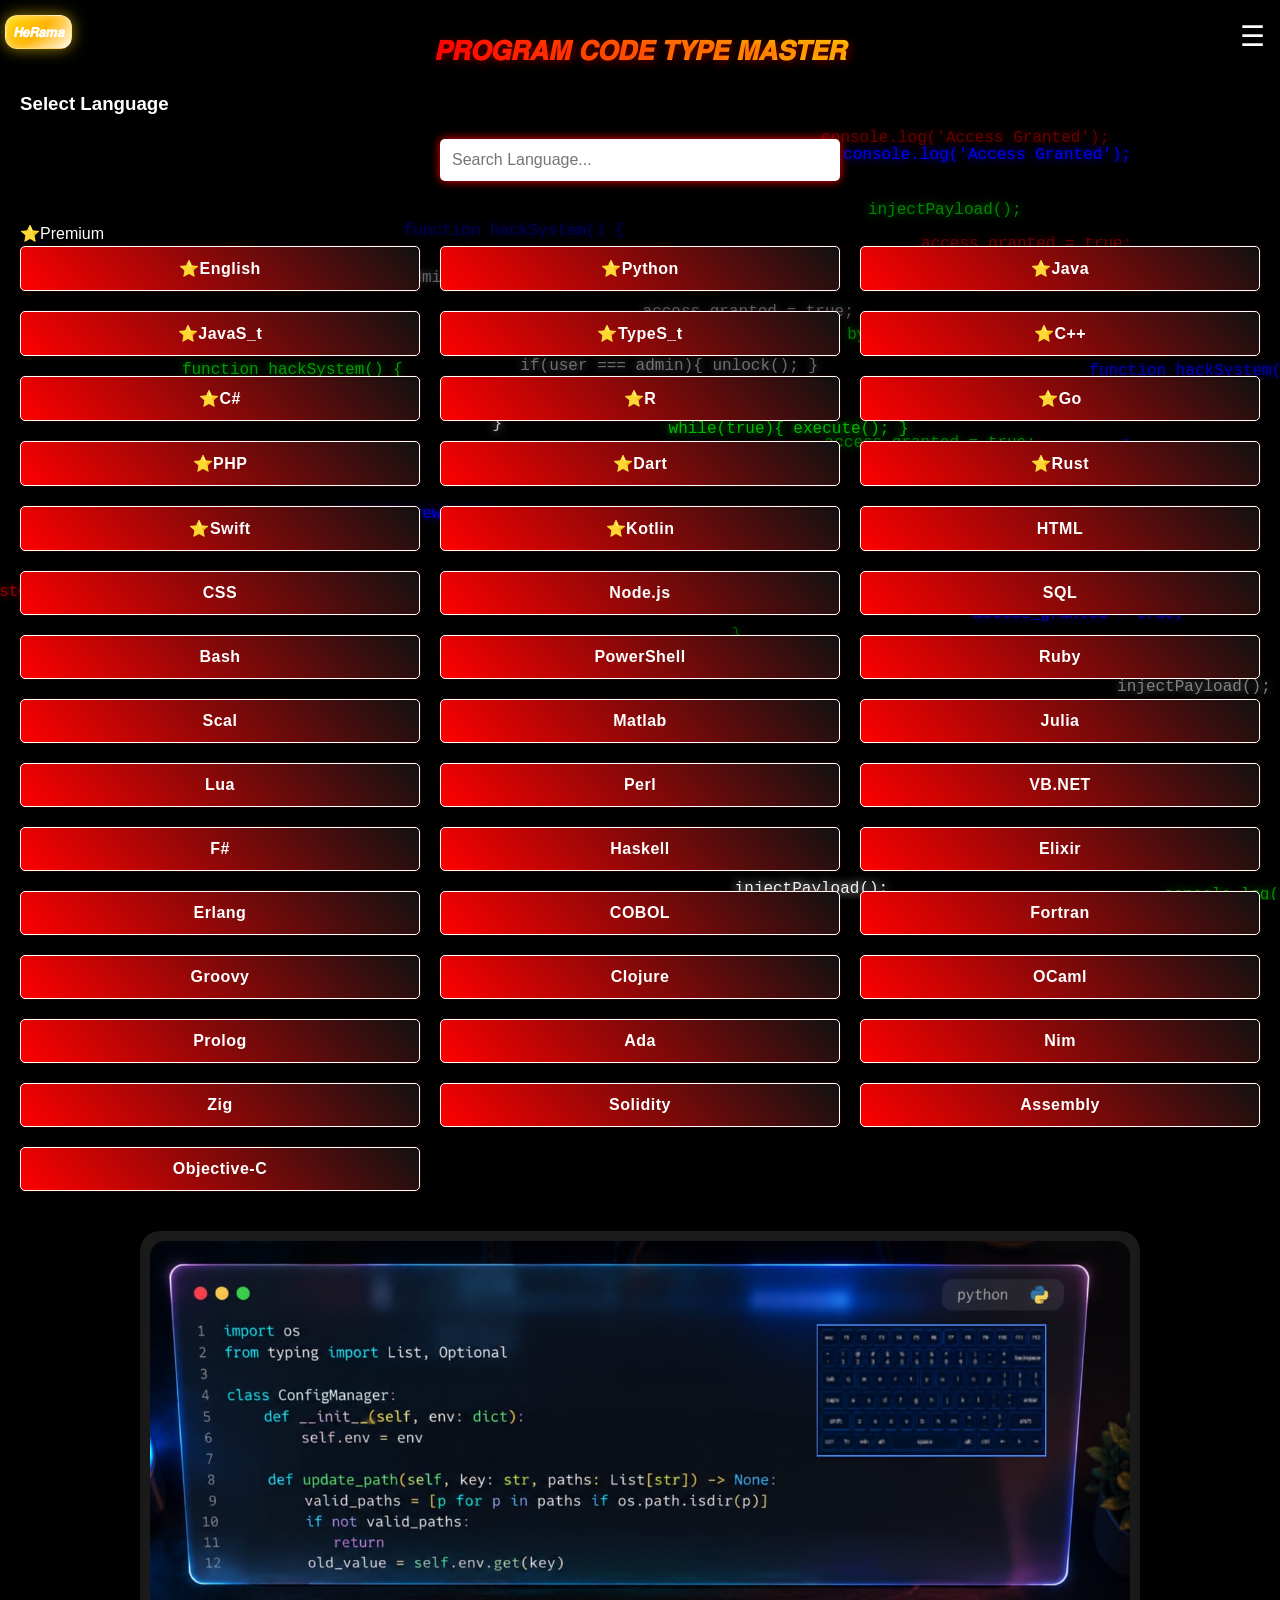
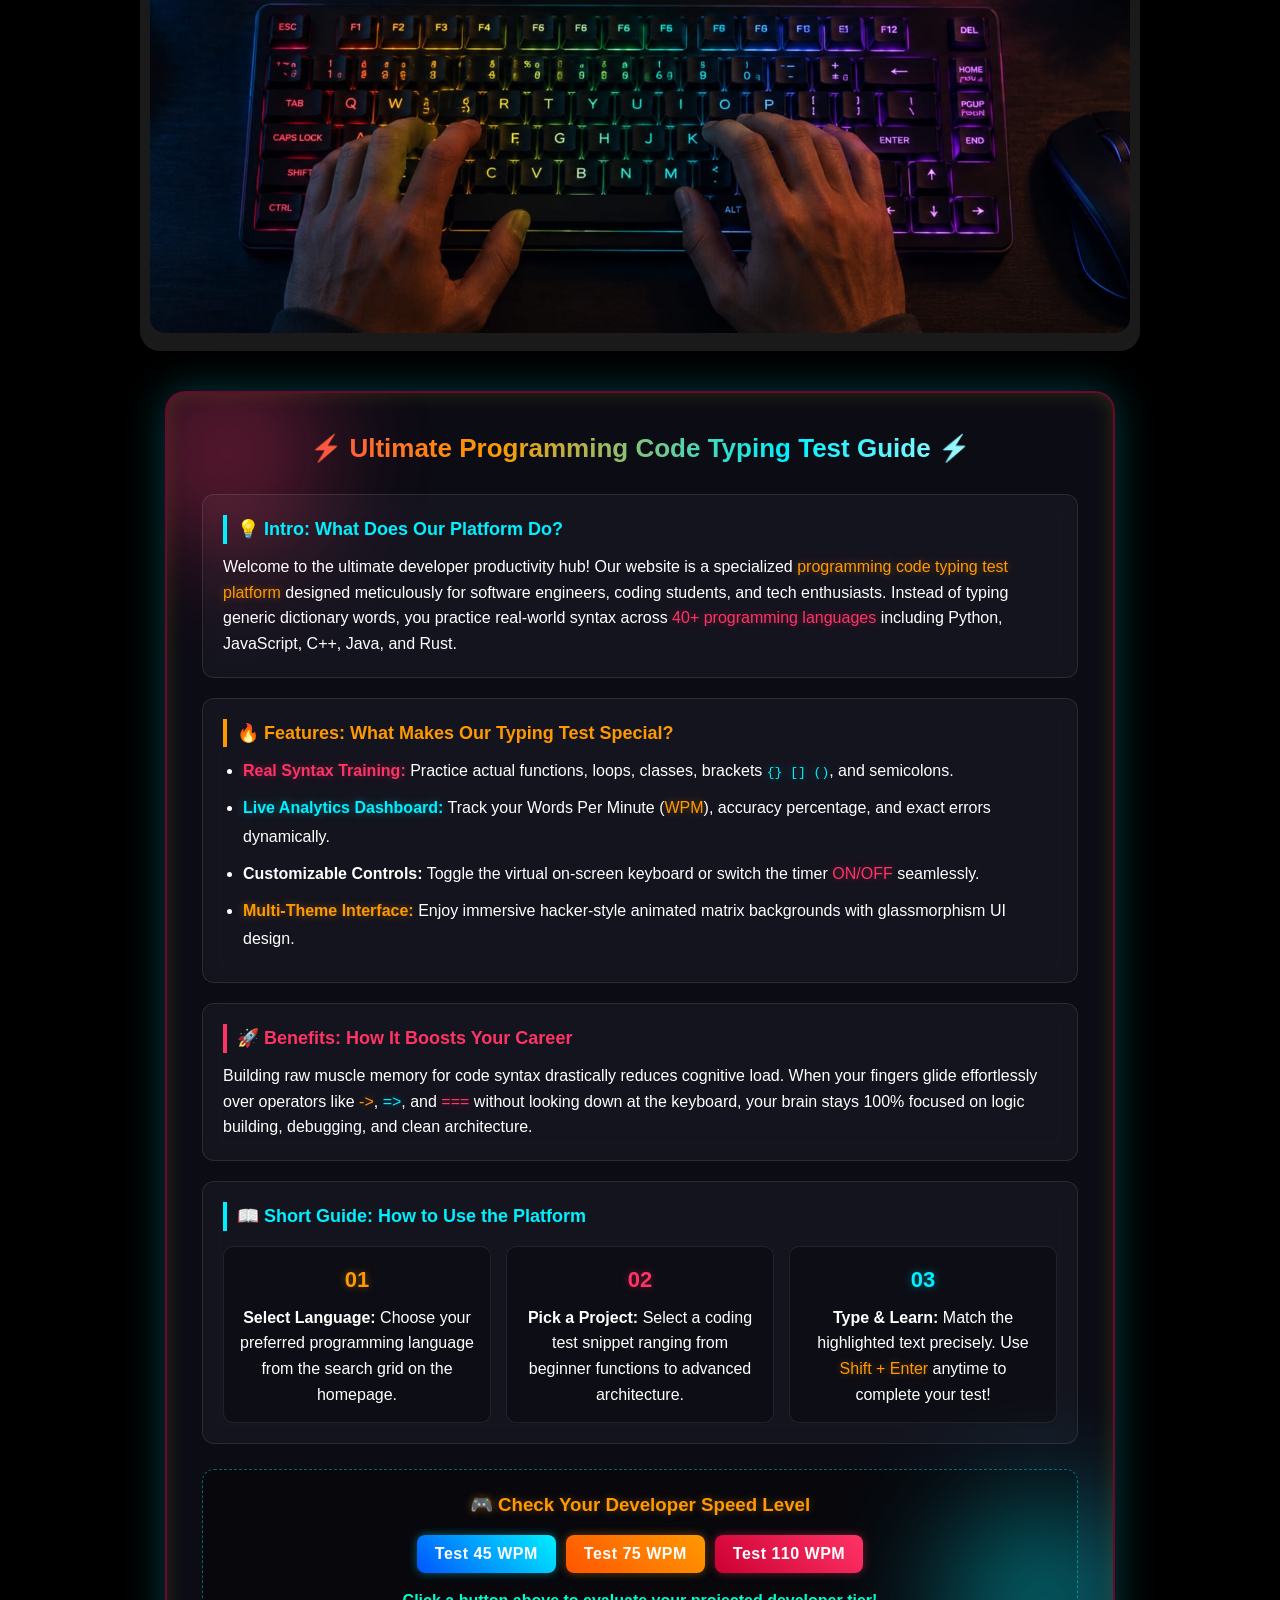
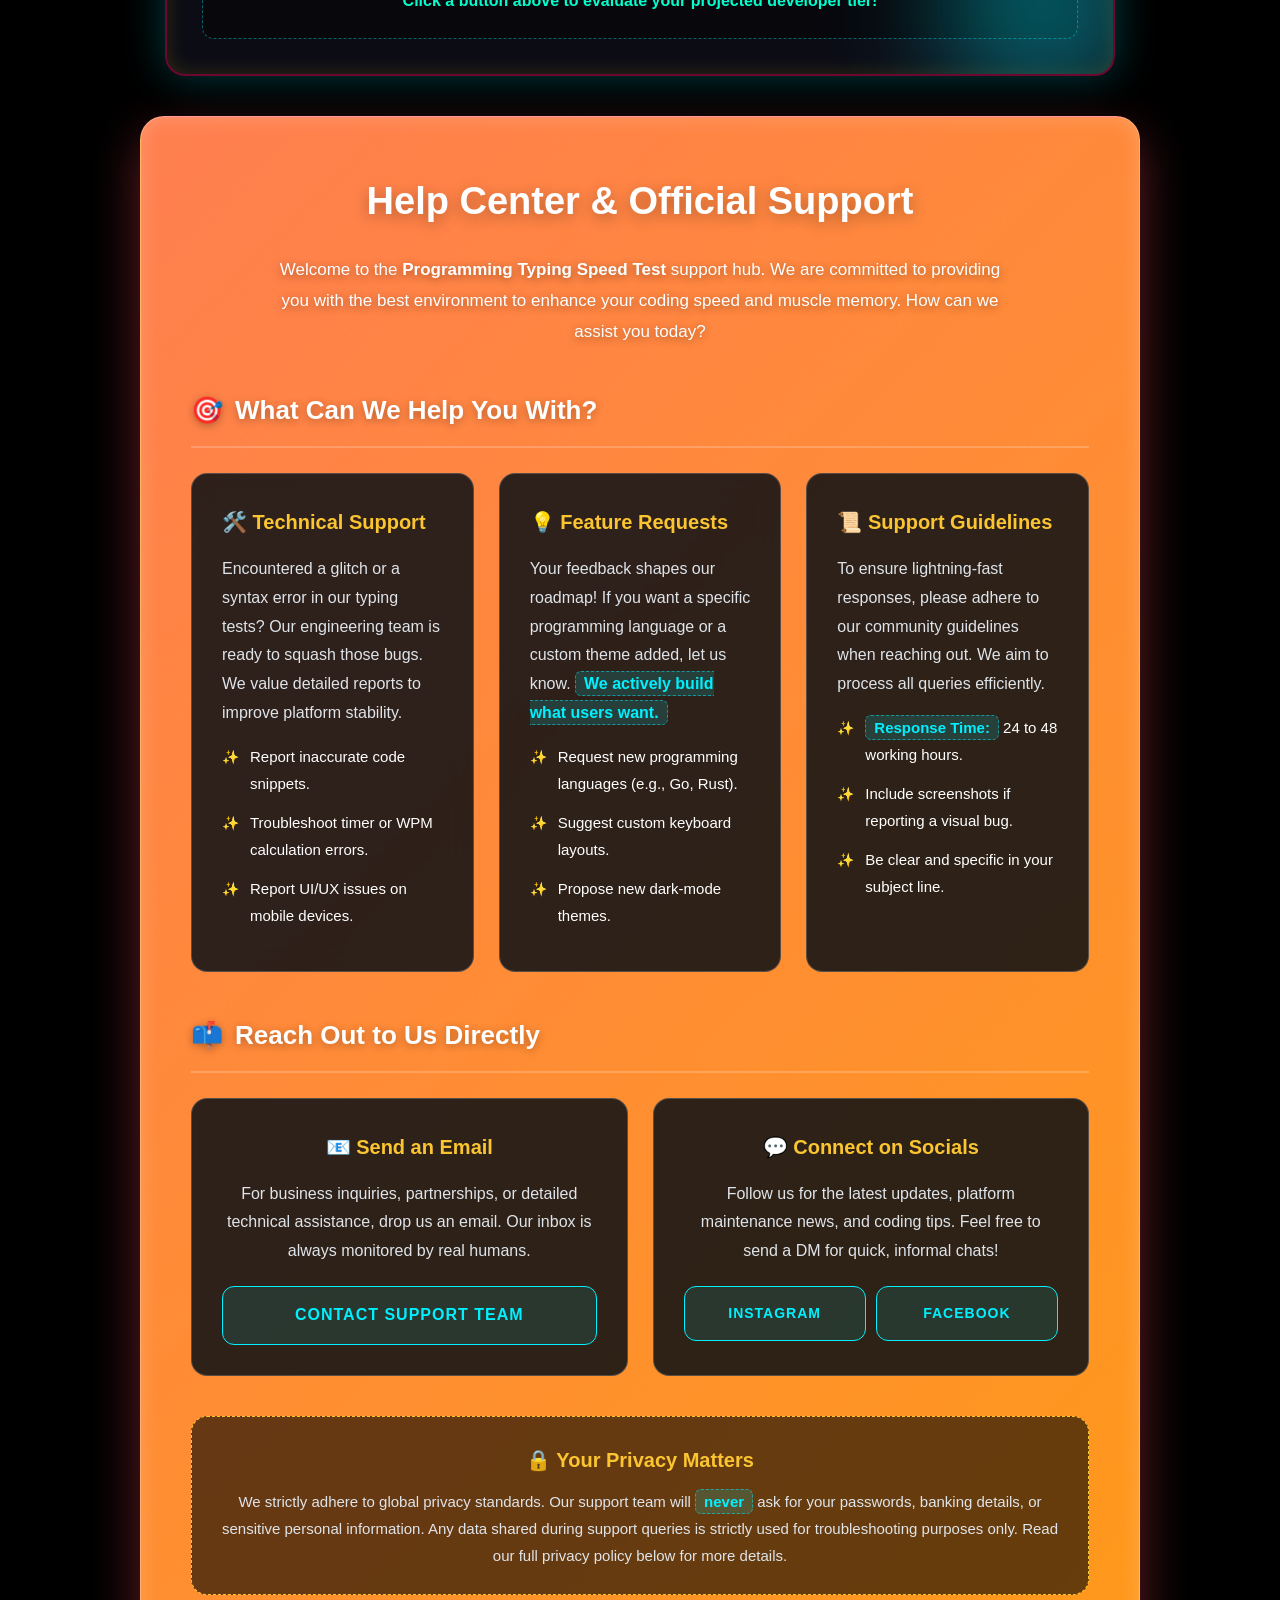
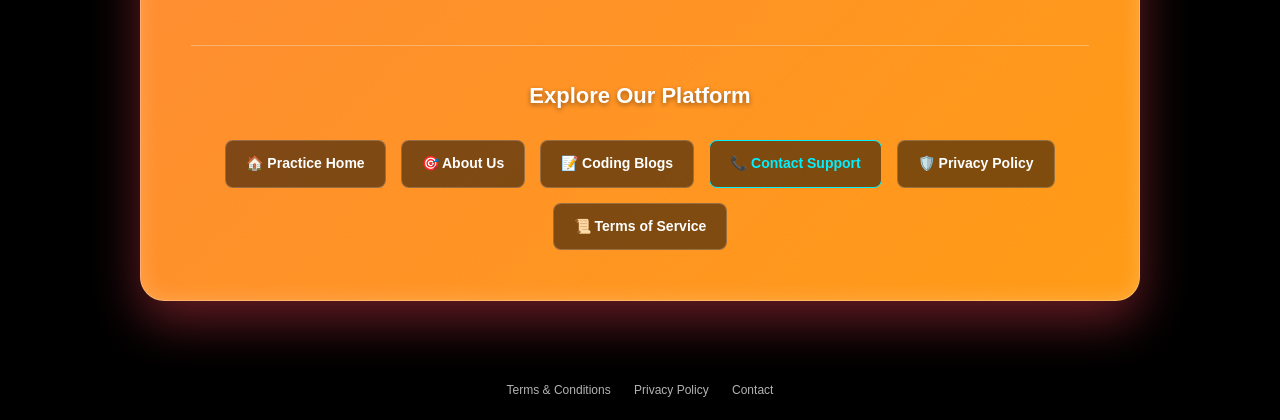
<file: page2.html>
<!DOCTYPE html>
<html lang="en">
<head>
    <meta charset="UTF-8">
    <meta name="viewport" content="width=device-width, initial-scale=1.0">
    <title>Blank Page</title>
    <link rel="stylesheet" href="style.css">


</head>
<body>
 <canvas id="hackerBg"></canvas>



<!-- PAGE 2 -->
<div id="page2" class="page active">
  <div class="header">Select Once Project </div>
  <div class="search-container">
  <input type="text" id="projectSearch" placeholder="Search Project..." oninput="filterProjects()" />
  <div id="projectSuggestions"></div>
</div>
<style>.header {

    background: linear-gradient(90deg, red,red, gold, yellow);
    -webkit-background-clip: text;
    -webkit-text-fill-color: transparent;
    background-clip: text;

    text-shadow: 2px 2px 8px rgba(255,0,0,0.4);
}</style>
<span id="langTitle"></span>
<div class="grid" id="projects"></div>
<button onclick="window.location.href='index.html'" class="back-btn">Back</button>
<style>
.back-btn {
  position: absolute;
  top: 10px;
  left: 5px;
  padding: 8px 13px;
  font-size: 13px;
  color: white;
  background: rgba(255, 255, 255, 0.1); /* transparent */
  border: 1px solid rgba(255, 255, 255, 0.3);
  border-radius: 12px;
  backdrop-filter: none; 
  cursor: pointer;
  transition: 0.3s;
}

.back-btn:hover {
  background: none;
}
</style>









  <!-- 🔥 PAGE 2: PROJECT SELECTION & PRACTICE GUIDE MODULE START -->
<div id="projects-pro-wrapper">

  <!-- ✨ Background Glow Orbs -->
  <div class="glow-orb orb-1"></div>
  <div class="glow-orb orb-2"></div>

  <!-- 🚀 Main Title -->
  <h2 class="pro-main-title">⚡ Code Snippet Selection & Practice Setup Guide ⚡</h2>

  <!-- 📌 Section 1: Intro / How to Select Projects -->
  <div class="pro-section-card">
    <h3 class="title-blue">🎯 How to Choose the Right Typing Project</h3>
    <p class="text-muted">
      Welcome to the project library! Once you select a language, you can practice real code snippets ranging from basic statements to advanced architecture. Select a project category that aligns with your current goal:
    </p>

    <div class="project-cat-grid">
      <div class="cat-card">
        <span class="cat-icon">🔤</span>
        <h4>Basic Syntax &amp; Output</h4>
        <p>Master fundamental statements like <code class="code-tag">print()</code>, variable assignments, and basic mathematical operators.</p>
      </div>

      <div class="cat-card">
        <span class="cat-icon">🔄</span>
        <h4>Control Flow &amp; Loops</h4>
        <p>Build muscle memory for conditional logic including <code class="code-tag">if / else</code>, <code class="code-tag">switch</code>, <code class="code-tag">for</code>, and <code class="code-tag">while</code> loops.</p>
      </div>

      <div class="cat-card">
        <span class="cat-icon">🧩</span>
        <h4>Functions &amp; Data Structures</h4>
        <p>Type functions, parameters, array manipulations, key-value pairs, and method chaining effortlessly.</p>
      </div>

      <div class="cat-card">
        <span class="cat-icon">🚀</span>
        <h4>Advanced Algorithms &amp; OOP</h4>
        <p>Challenge yourself with classes, asynchronous functions (<code class="code-tag">async/await</code>), recursion, and design patterns.</p>
      </div>
    </div>
  </div>

  <!-- 📌 Section 2: Recommended Settings (Expanded Existing Content) -->
  <div class="pro-section-card">
    <h3 class="title-orange">⚙️ Recommended Settings for Maximum Efficiency</h3>
    <p class="text-muted">
      Customize your test environment before launching a project snippet. Use these recommended configurations based on your practice goal:
    </p>

    <div class="settings-grid">
      <!-- Setting 1: Timer Toggle -->
      <div class="setting-card">
        <div class="setting-header">
          <span class="setting-badge text-orange">Feature 01</span>
          <h4>⏱️ Timer Toggle (OFF / ON)</h4>
        </div>
        <p class="setting-desc">
          <strong>Working on long typing projects?</strong> Turn <strong>OFF</strong> the timer to practice at your own relaxed pace without time pressure. Turn it <strong>ON</strong> when you want to benchmark your official WPM speed.
        </p>
        <div class="setting-route">
          <code>Go Home ➔ Settings Tab ➔ Toggle Timer OFF/ON</code>
        </div>
      </div>

      <!-- Setting 2: Screen Keyboard Toggle -->
      <div class="setting-card">
        <div class="setting-header">
          <span class="setting-badge text-blue">Feature 02</span>
        </div>
        <h4 style="margin-top:0;">⌨️ On-Screen Keyboard (OFF / ON)</h4>
        <p class="setting-desc">
          <strong>Want a distraction-free screen?</strong> If you are a pro user or already know finger positions, turn <strong>OFF</strong> the virtual keyboard. Keep it <strong>ON</strong> if you need visual assistance for symbol keys like <code class="code-tag">{} [] ; &lt;&gt;</code>.
        </p>
        <div class="setting-route">
          <code>Go Home ➔ Settings Tab ➔ Toggle Keyboard OFF/ON</code>
        </div>
      </div>
    </div>
  </div>

  <!-- 📌 Section 3: Practice Modes & Strategy -->
  <div class="pro-section-card">
    <h3 class="title-red">💡 Practice Modes &amp; Learning Workflow</h3>
    <ul class="pro-feature-list">
      <li><strong class="text-cyan">Accuracy Mode (Recommended for Beginners):</strong> Set Timer to <strong>OFF</strong>. Focus strictly on hitting every bracket, semicolon, and quote correctly without relying on Backspace.</li>
      <li><strong class="text-yellow">Speed Benchmark Mode:</strong> Set Timer to <strong>ON</strong>. Choose a medium-length loop or function snippet and push your fingers to complete it under time constraints.</li>
      <li><strong class="text-cyan">Symbol Muscle Memory Mode:</strong> Turn On-Screen Keyboard <strong>ON</strong>. Select code snippets rich in special operators (<code class="code-tag">=&gt;</code>, <code class="code-tag">&amp;&amp;</code>, <code class="code-tag">||</code>, <code class="code-tag">===</code>) to train finger positioning.</li>
    </ul>
  </div>

  <!-- 🎯 Interactive Widget: Recommended Project & Setting Preset Recommender -->
  <div class="interactive-widget">
    <h3 class="text-cyan" style="text-align:center; margin-top:0; margin-bottom:10px;">🎮 Find Your Ideal Practice Setup</h3>
    <p style="text-align:center; font-size:14px; color:#dfe4ea; margin-bottom:20px;">
      Select your experience level below to get instant recommendations for project types and settings:
    </p>

    <div class="btn-group">
      <button onclick="getPresetRecommendation('beginner')" class="interactive-btn btn-orange">🌱 Beginner Coder</button>
      <button onclick="getPresetRecommendation('intermediate')" class="interactive-btn btn-blue">💻 Intermediate Dev</button>
      <button onclick="getPresetRecommendation('pro')" class="interactive-btn btn-red">🔥 Pro Speed Typist</button>
    </div>

    <div id="presetFeedbackBox" class="feedback-display">
      👆 Click a button above to see your recommended practice setup!
    </div>
  </div>

</div>

<!-- 🎨 Local Encapsulated Styles -->
<style>
  #projects-pro-wrapper {
    max-width: 950px;
    margin: 40px auto;
    padding: 35px;
    background: rgba(15, 15, 25, 0.88);
    border: 2px solid rgba(0, 240, 255, 0.3);
    border-radius: 24px;
    backdrop-filter: blur(20px);
    box-shadow: 0 0 40px rgba(0, 240, 255, 0.2), inset 0 0 20px rgba(255, 71, 87, 0.15);
    color: #ffffff;
    font-family: 'Segoe UI', Tahoma, Geneva, Verdana, sans-serif;
    position: relative;
    overflow: hidden;
    box-sizing: border-box;
  }

  #projects-pro-wrapper * {
    box-sizing: border-box;
  }

  /* Text & Colors */
  .text-muted { color: #dfe4ea; line-height: 1.6; font-size: 15px; }
  .text-cyan { color: #00f0ff !important; text-shadow: 0 0 8px rgba(0,240,255,0.4); }
  .text-orange { color: #ff9900 !important; text-shadow: 0 0 8px rgba(255,153,0,0.4); }
  .text-blue { color: #3399ff !important; text-shadow: 0 0 8px rgba(51,153,255,0.4); }
  .text-red { color: #ff3366 !important; text-shadow: 0 0 8px rgba(255,51,102,0.4); }
  .text-yellow { color: #fbc531 !important; text-shadow: 0 0 8px rgba(251,197,49,0.4); }

  .code-tag {
    background: rgba(0, 240, 255, 0.15);
    color: #00f0ff;
    padding: 2px 6px;
    border-radius: 4px;
    font-family: monospace;
    border: 1px solid rgba(0, 240, 255, 0.3);
  }

  /* Titles */
  .pro-main-title {
    text-align: center;
    font-size: 28px;
    font-weight: 800;
    margin-top: 0;
    margin-bottom: 30px;
    background: linear-gradient(90deg, #00f0ff, #ff9900, #ff3366, #fbc531);
    -webkit-background-clip: text;
    -webkit-text-fill-color: transparent;
  }

  .title-blue { color: #00f0ff; border-left: 4px solid #00f0ff; padding-left: 12px; margin-top:0; margin-bottom: 15px; font-size: 20px; }
  .title-orange { color: #ff9900; border-left: 4px solid #ff9900; padding-left: 12px; margin-top:0; margin-bottom: 15px; font-size: 20px; }
  .title-red { color: #ff3366; border-left: 4px solid #ff3366; padding-left: 12px; margin-top:0; margin-bottom: 15px; font-size: 20px; }

  /* Cards */
  .pro-section-card {
    background: rgba(255, 255, 255, 0.03);
    border: 1px solid rgba(255, 255, 255, 0.1);
    border-radius: 16px;
    padding: 22px;
    margin-bottom: 25px;
    backdrop-filter: blur(10px);
    transition: transform 0.3s ease, border-color 0.3s ease;
  }

  .pro-section-card:hover {
    transform: translateY(-3px);
    border-color: rgba(0, 240, 255, 0.4);
  }

  /* Project Categories Grid */
  .project-cat-grid {
    display: grid;
    grid-template-columns: repeat(auto-fit, minmax(200px, 1fr));
    gap: 15px;
    margin-top: 20px;
  }

  .cat-card {
    background: rgba(0, 0, 0, 0.4);
    border: 1px solid rgba(255, 255, 255, 0.08);
    padding: 16px;
    border-radius: 12px;
  }

  .cat-icon { font-size: 24px; display: block; margin-bottom: 8px; }
  .cat-card h4 { margin: 0 0 6px 0; font-size: 15px; color: #ffffff; }
  .cat-card p { margin: 0; font-size: 13px; color: #a4b0be; line-height: 1.5; }

  /* Settings Grid */
  .settings-grid {
    display: grid;
    grid-template-columns: repeat(auto-fit, minmax(280px, 1fr));
    gap: 15px;
    margin-top: 20px;
  }

  .setting-card {
    background: rgba(0, 0, 0, 0.45);
    border: 1px solid rgba(255, 255, 255, 0.1);
    border-radius: 12px;
    padding: 18px;
    display: flex;
    flex-direction: column;
    justify-content: space-between;
  }

  .setting-header {
    display: flex;
    align-items: center;
    justify-content: space-between;
    margin-bottom: 10px;
  }

  .setting-badge {
    font-size: 11px;
    font-weight: bold;
    text-transform: uppercase;
    letter-spacing: 1px;
  }

  .setting-card h4 { margin: 0; font-size: 17px; color: #ffffff; }
  .setting-desc { font-size: 14px; color: #dfe4ea; line-height: 1.6; margin: 10px 0 15px 0; }

  .setting-route {
    background: rgba(0, 240, 255, 0.08);
    border: 1px dashed rgba(0, 240, 255, 0.3);
    padding: 8px 12px;
    border-radius: 6px;
    font-size: 12px;
    color: #00f0ff;
    text-align: center;
  }

  /* Feature List */
  .pro-feature-list {
    margin: 15px 0 0 0;
    padding-left: 0;
    list-style: none;
  }

  .pro-feature-list li {
    margin-bottom: 12px;
    line-height: 1.7;
    font-size: 15px;
    color: #dfe4ea;
    padding-left: 20px;
    position: relative;
  }

  .pro-feature-list li::before {
    content: "➢";
    position: absolute;
    left: 0;
    color: #00f0ff;
  }

  /* Interactive Widget */
  .interactive-widget {
    background: rgba(0, 0, 0, 0.5);
    border: 1px dashed rgba(251, 197, 49, 0.5);
    padding: 22px;
    border-radius: 16px;
    margin-top: 30px;
  }

  .btn-group {
    display: flex;
    gap: 12px;
    justify-content: center;
    flex-wrap: wrap;
    margin-bottom: 15px;
  }

  .interactive-btn {
    padding: 10px 18px;
    font-weight: bold;
    border-radius: 10px;
    border: none;
    cursor: pointer;
    color: white;
    transition: transform 0.2s ease, filter 0.2s ease;
    font-size: 14px;
  }

  .btn-orange { background: linear-gradient(45deg, #ff5500, #ff9900); box-shadow: 0 0 10px rgba(255,153,0,0.3); }
  .btn-blue { background: linear-gradient(45deg, #0055ff, #00f0ff); box-shadow: 0 0 10px rgba(0,240,255,0.3); }
  .btn-red { background: linear-gradient(45deg, #cc0033, #ff3366); box-shadow: 0 0 10px rgba(255,51,102,0.3); }

  .interactive-btn:hover { transform: translateY(-2px) scale(1.04); filter: brightness(1.2); }

  .feedback-display {
    text-align: center;
    font-weight: 600;
    font-size: 15px;
    color: #fbc531;
    min-height: 40px;
    padding: 12px;
    background: rgba(255, 255, 255, 0.04);
    border-radius: 8px;
    border: 1px solid rgba(255, 255, 255, 0.08);
    transition: all 0.3s ease;
  }

  /* Orbs */
  .glow-orb {
    position: absolute;
    border-radius: 50%;
    filter: blur(70px);
    z-index: 0;
    pointer-events: none;
    opacity: 0.3;
  }
  .orb-1 { width: 220px; height: 220px; background: #00f0ff; top: -40px; left: -40px; }
  .orb-2 { width: 220px; height: 220px; background: #ff3366; bottom: -40px; right: -40px; }

  /* Mobile Responsive Fixes */
  @media (max-width: 768px) {
    #projects-pro-wrapper { padding: 20px 15px; border-radius: 16px; }
    .pro-main-title { font-size: 22px; }
    .pro-section-card { padding: 16px; }
    .btn-group { flex-direction: column; }
    .interactive-btn { width: 100%; }
  }
</style>

<!-- ⚡ JavaScript for Interactive Recommender -->
<script>
  function getPresetRecommendation(level) {
    const box = document.getElementById("presetFeedbackBox");
    let msg = "";
    let color = "";

    if (level === 'beginner') {
      msg = "🌱 Recommended: Pick 'Basic Syntax' or 'Print Statements'. Set Timer = OFF and Keyboard = ON to learn key layouts comfortably.";
      color = "#ff9900";
    } else if (level === 'intermediate') {
      msg = "💻 Recommended: Pick 'Loops & If-Else' or 'Functions'. Set Timer = ON and Keyboard = OFF for realistic coding practice.";
      color = "#00f0ff";
    } else {
      msg = "🔥 Recommended: Pick 'Algorithms & OOP'. Set Timer = ON and Keyboard = OFF to test maximum speed and flow state!";
      color = "#ff3366";
    }

    box.style.color = color;
    box.style.borderColor = color;
    box.innerText = msg;
  }
</script>
<!-- 🔥 PAGE 2: PROJECT SELECTION & PRACTICE GUIDE MODULE END -->


 
</div>
<script src="main.js"></script>
    <script src="script.js"></script>
</body>
</html>
</file>
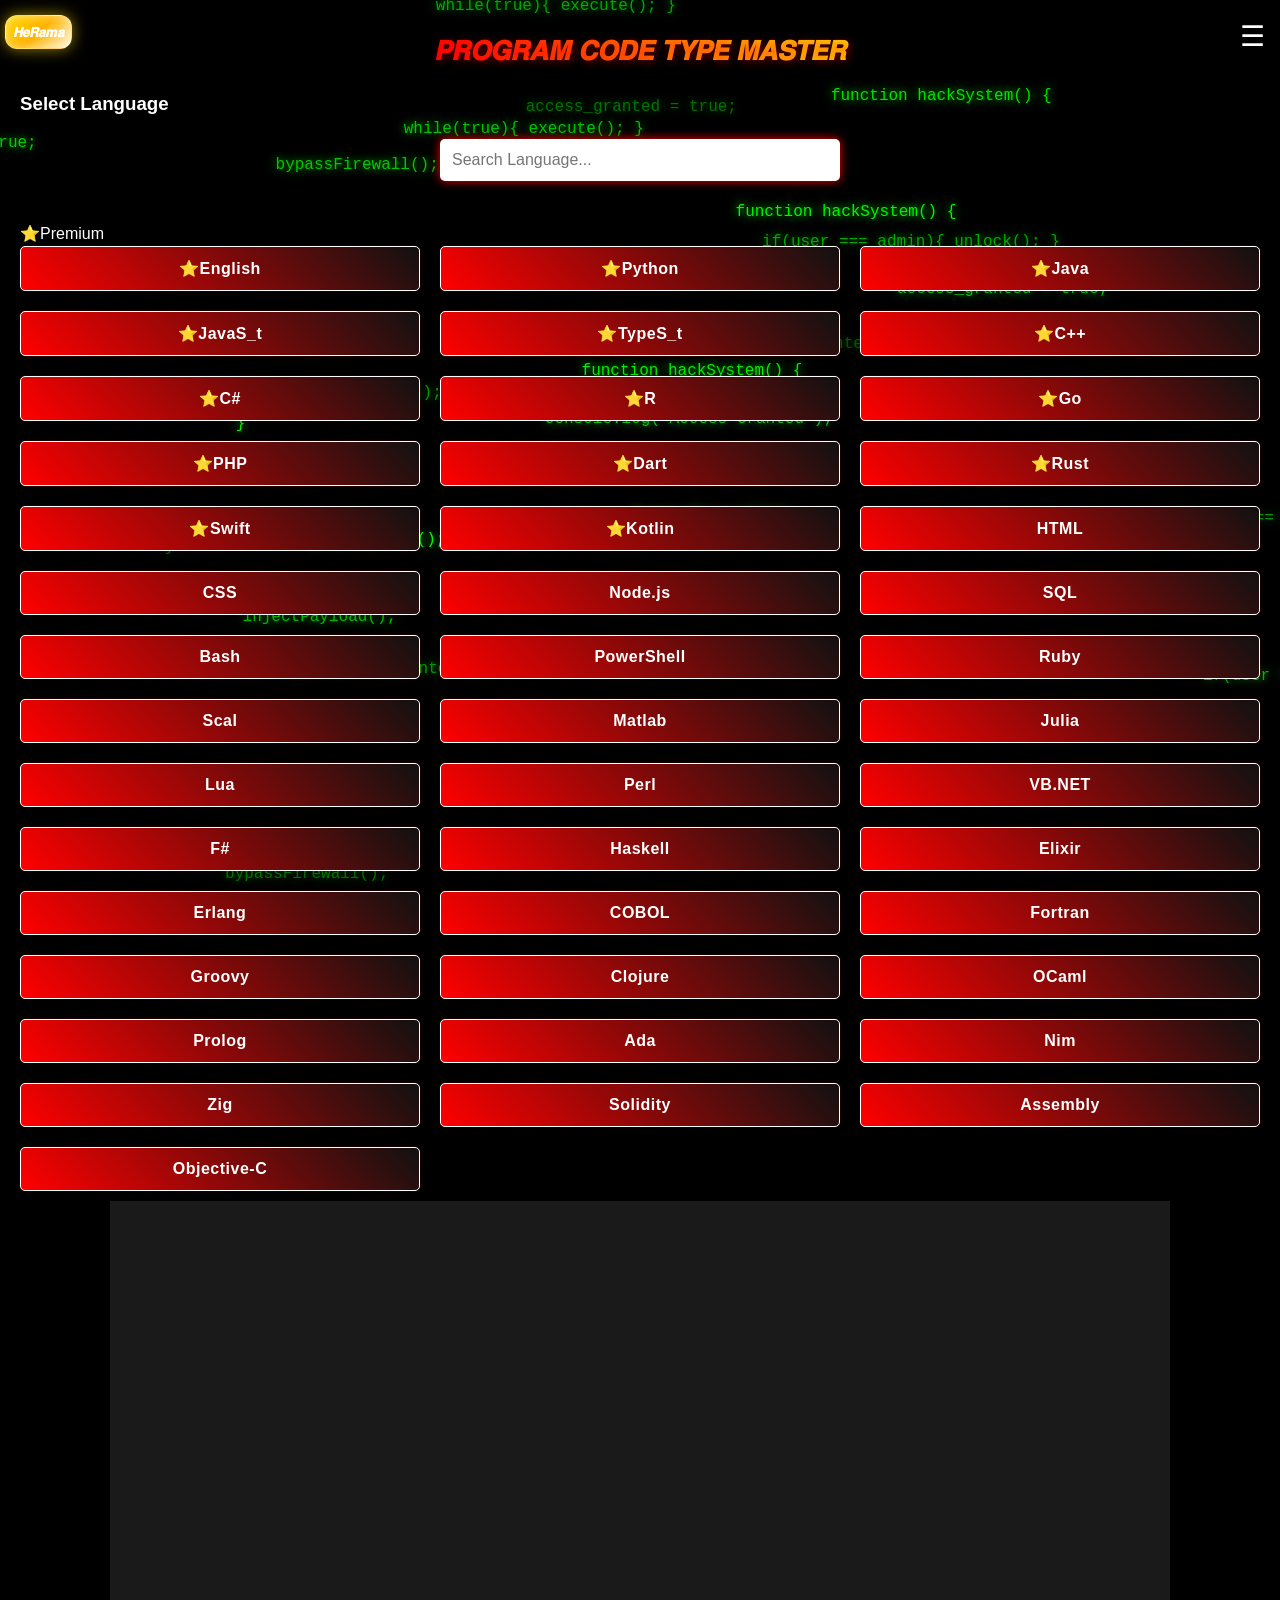
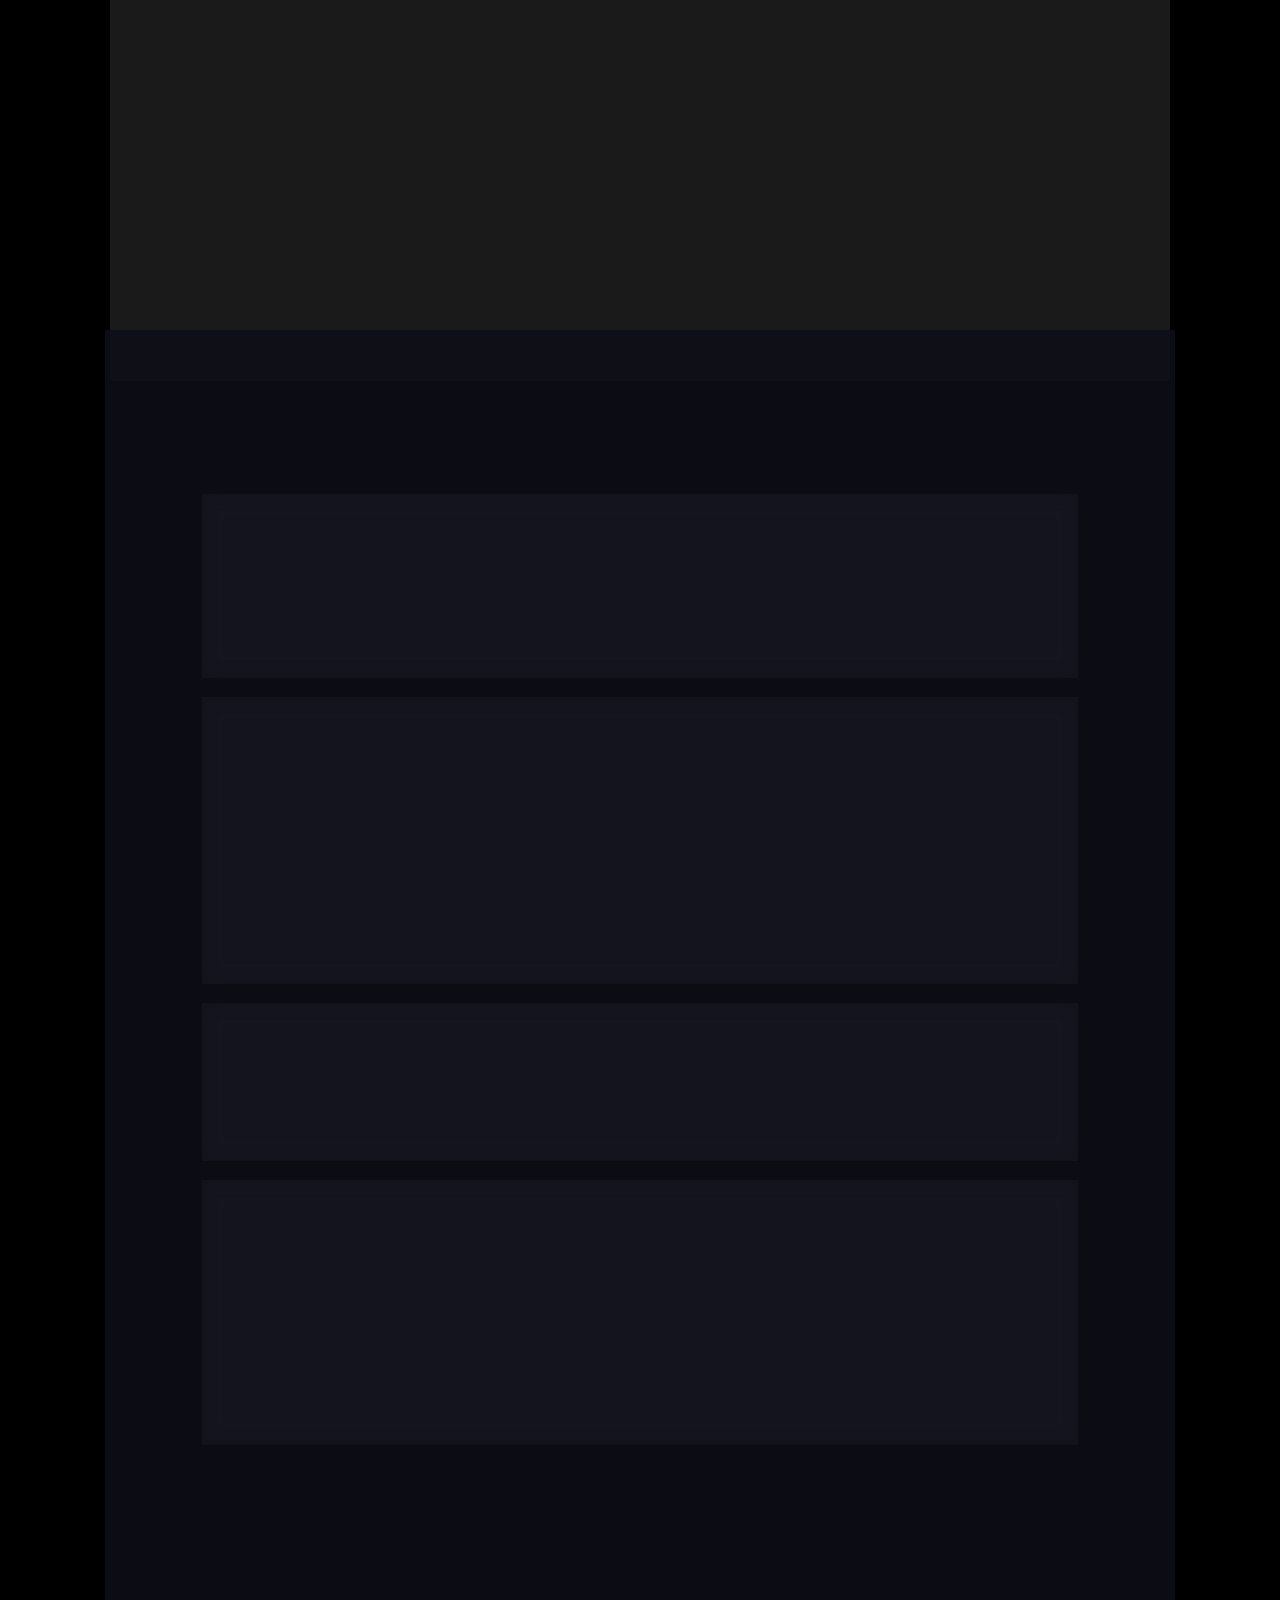
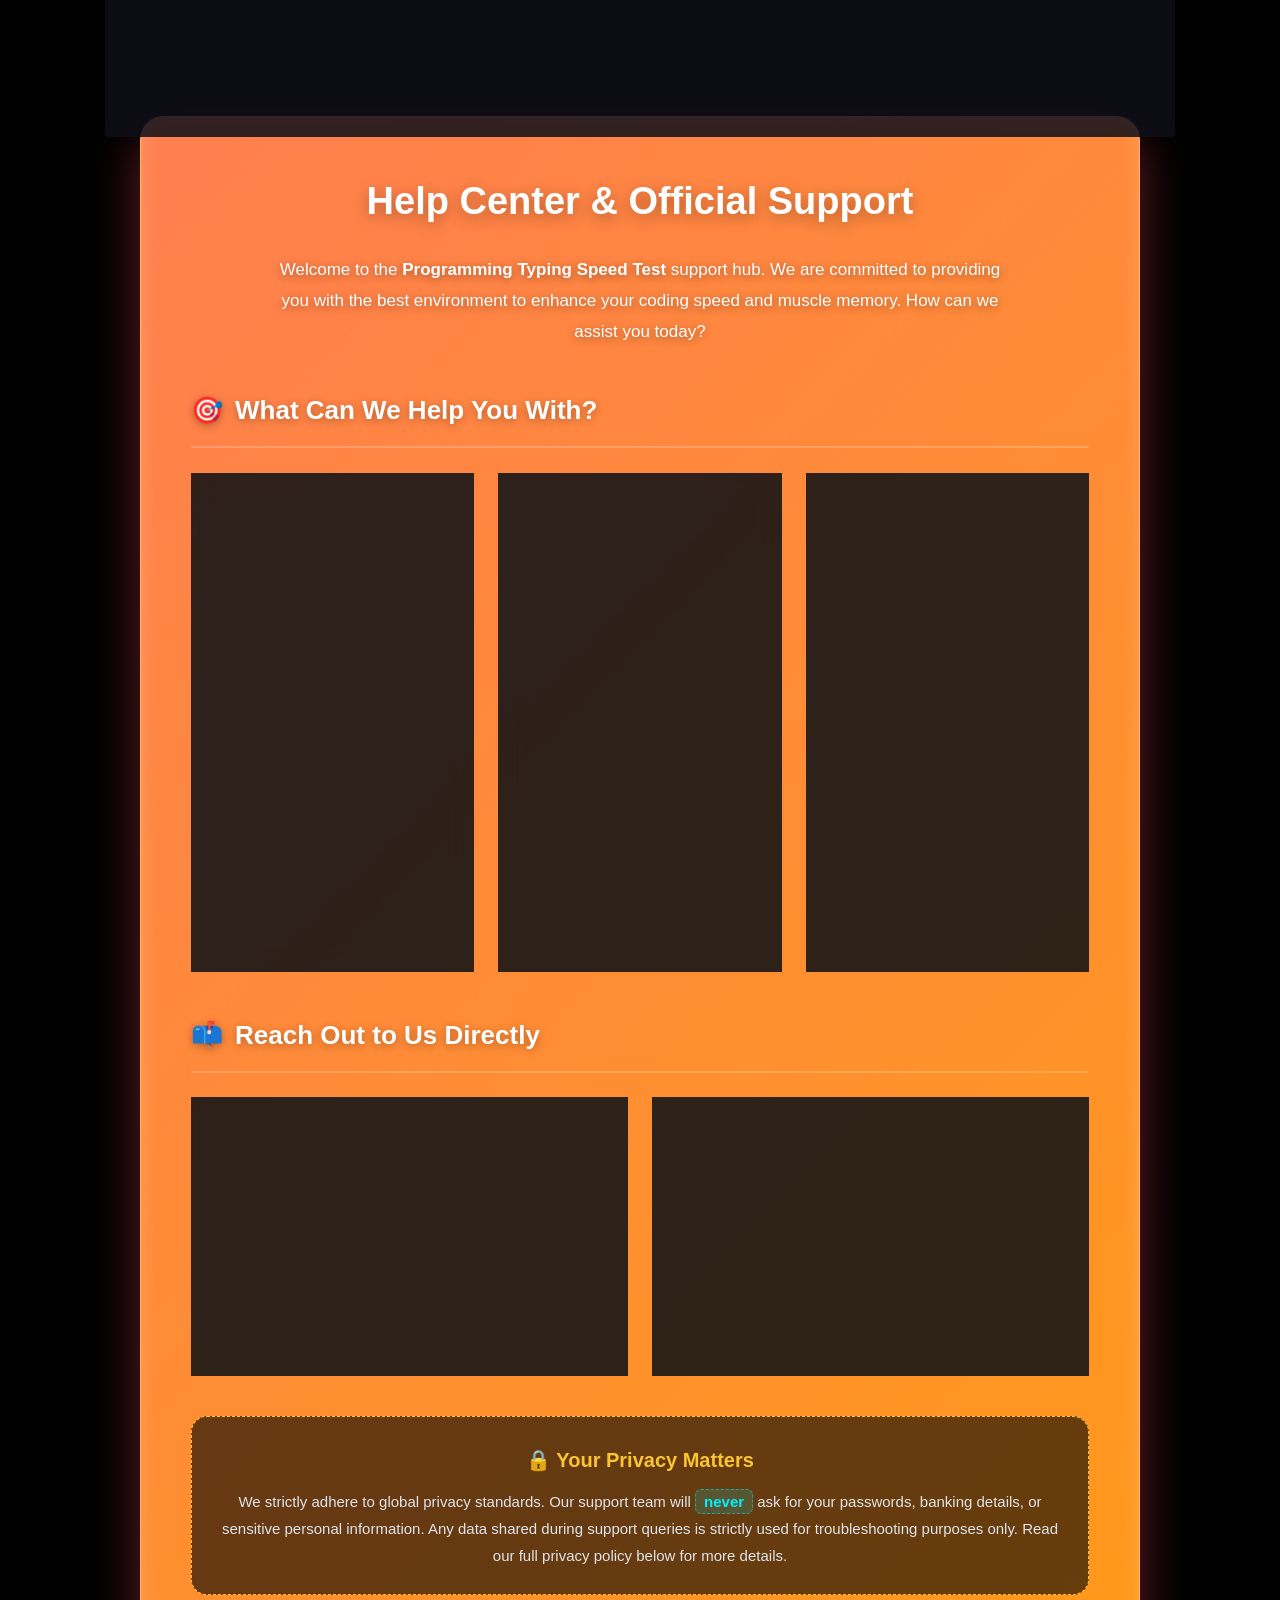
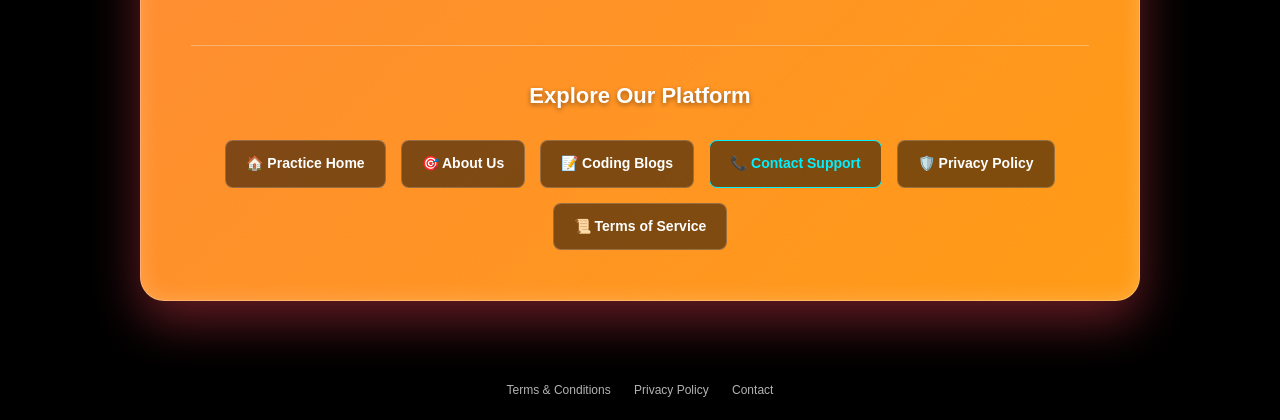
<file: page3.html>
<!DOCTYPE html>
<html lang="en">
<head>
    <meta charset="UTF-8">
    <meta name="viewport" content="width=device-width, initial-scale=1.0">
    <title>Blank Page</title>

<link rel="stylesheet" href="style.css">

</head>
<body>

<!-- RGB BLUR LOADER -->
<div id="globalLoader" class="loader-overlay">
  <div class="rgb-loader"></div>
</div>    

<!-- PAGE 3 -->
<div id="page3" class="page active">
  <div class="header">Best Of Luck</div>
<style>.header {
    background: linear-gradient(90deg, red,red, gold, yellow);
    -webkit-background-clip: text;
    -webkit-text-fill-color: transparent;
    background-clip: text;
    text-shadow: 2px 2px 8px rgba(255,0,0,0.4);
}</style>


  <!-- ☰ Menu Button -->
<div id="menuBtn" onclick="toggleMenu()">☰</div>
<!-- Dropdown Menu -->
<div id="menuBox">
  <button onclick="toggleTimer()" id="timerBtn">Timer ON</button>
  <button onclick="toggleKeyboard()" id="keyboardBtn">Keyboard ON</button>
</div>


<div class="timer" id="timer">2:00</div>

<div id="keyboardBox"></div>


<!-- 🔴 End Exam -->
<button onclick="endExam()" 
style="position:absolute; top:60px; right:10px; background:red; padding:5px 10px; font-size:10px; border-radius:3px;">
End Exam
</button>
<span id="testTitle"></span>
<button onclick="window.location.href='page2.html'" class="back-btn">Back</button>
<style>
.back-btn {
  position: absolute;
  top: 10px;
  left: 10px;
  padding: 7px 13px;
  font-size: 13px;
  color: white;
  background: transparent; 
  border: none;
  border-radius: 12px;
  backdrop-filter: none; 
  cursor: pointer;
  transition: 0.3s;
}

.back-btn:hover {
  background: none;
}
.correct { color: lightgreen; }
.incorrect { color: red; }
.pending { color: gray; }
</style>
<div class="code-box glass" id="typingBox"></div>
<textarea id="inputBox"></textarea>
  <h6> 🟥 Shift + Enter To End Exam</h6>
</div>
<script src="main.js"></script>
    <script src="script.js"></script>
</body>
</html>
</file>
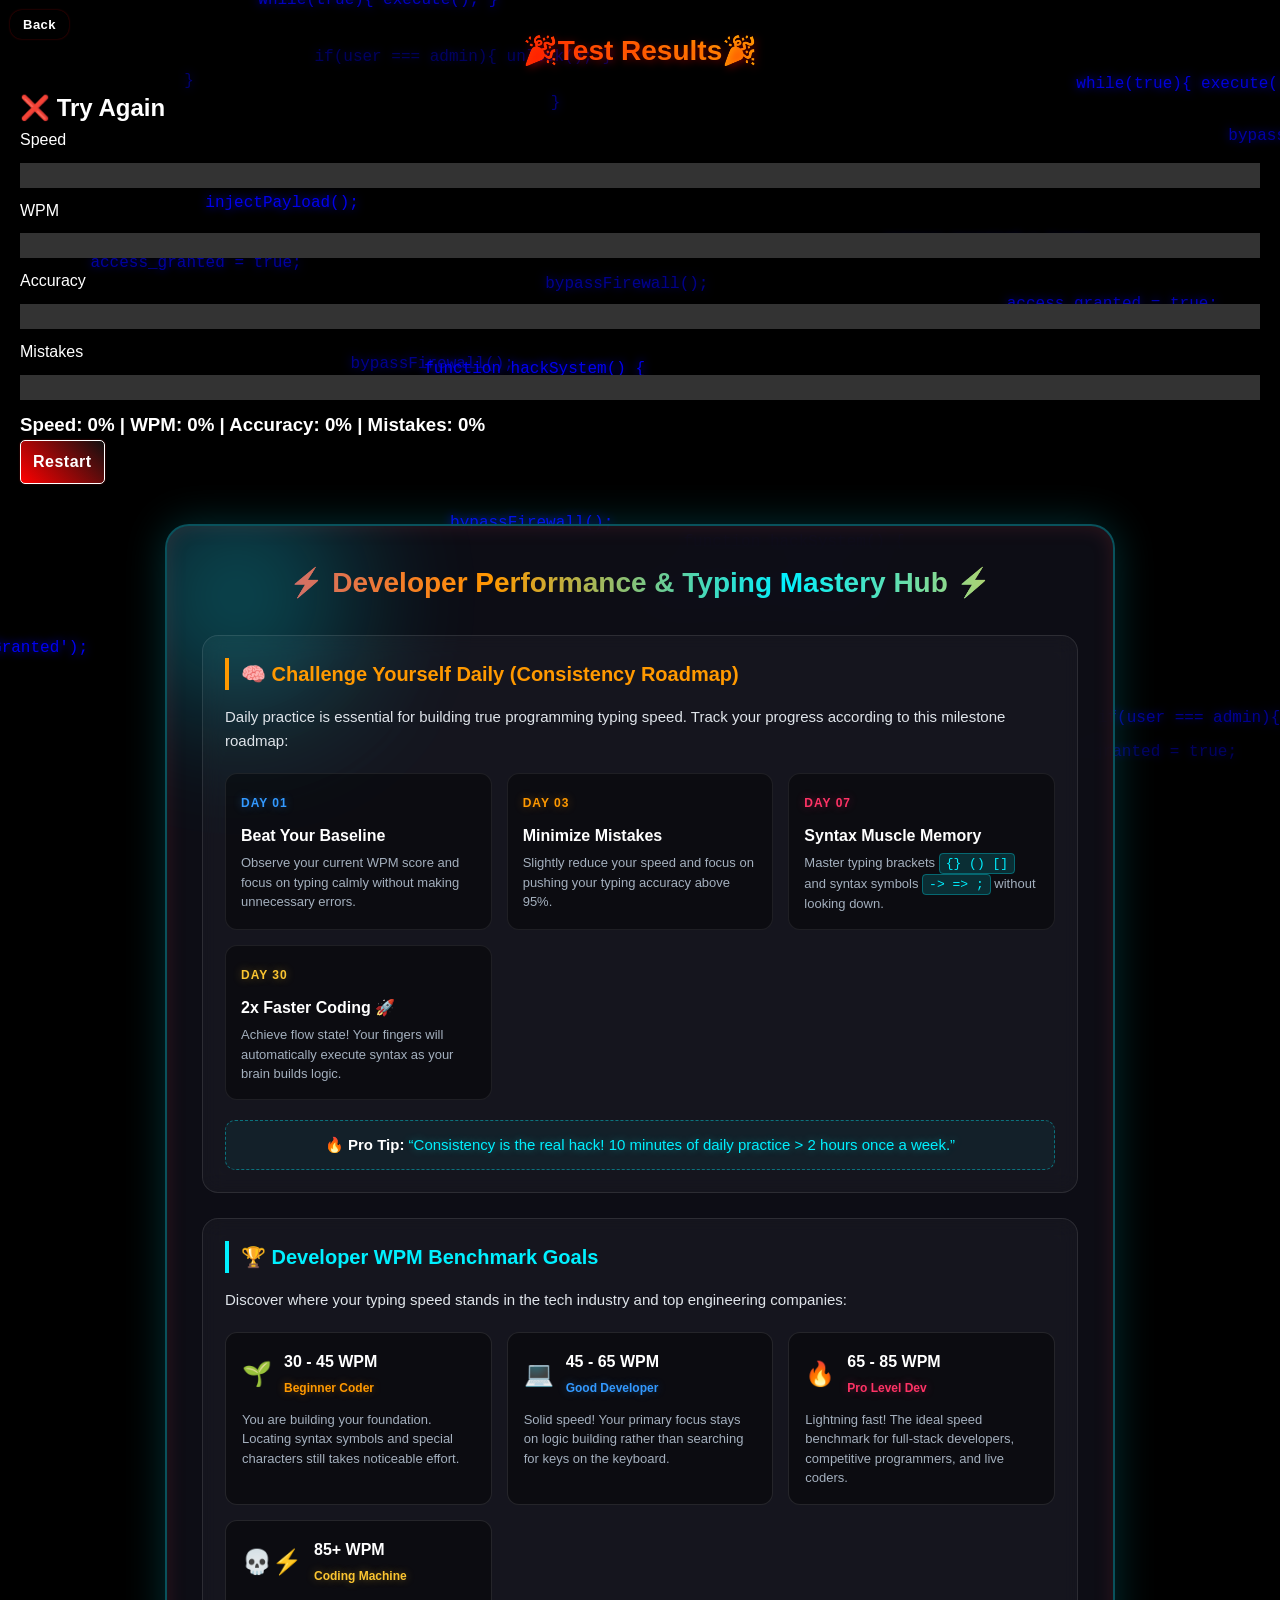
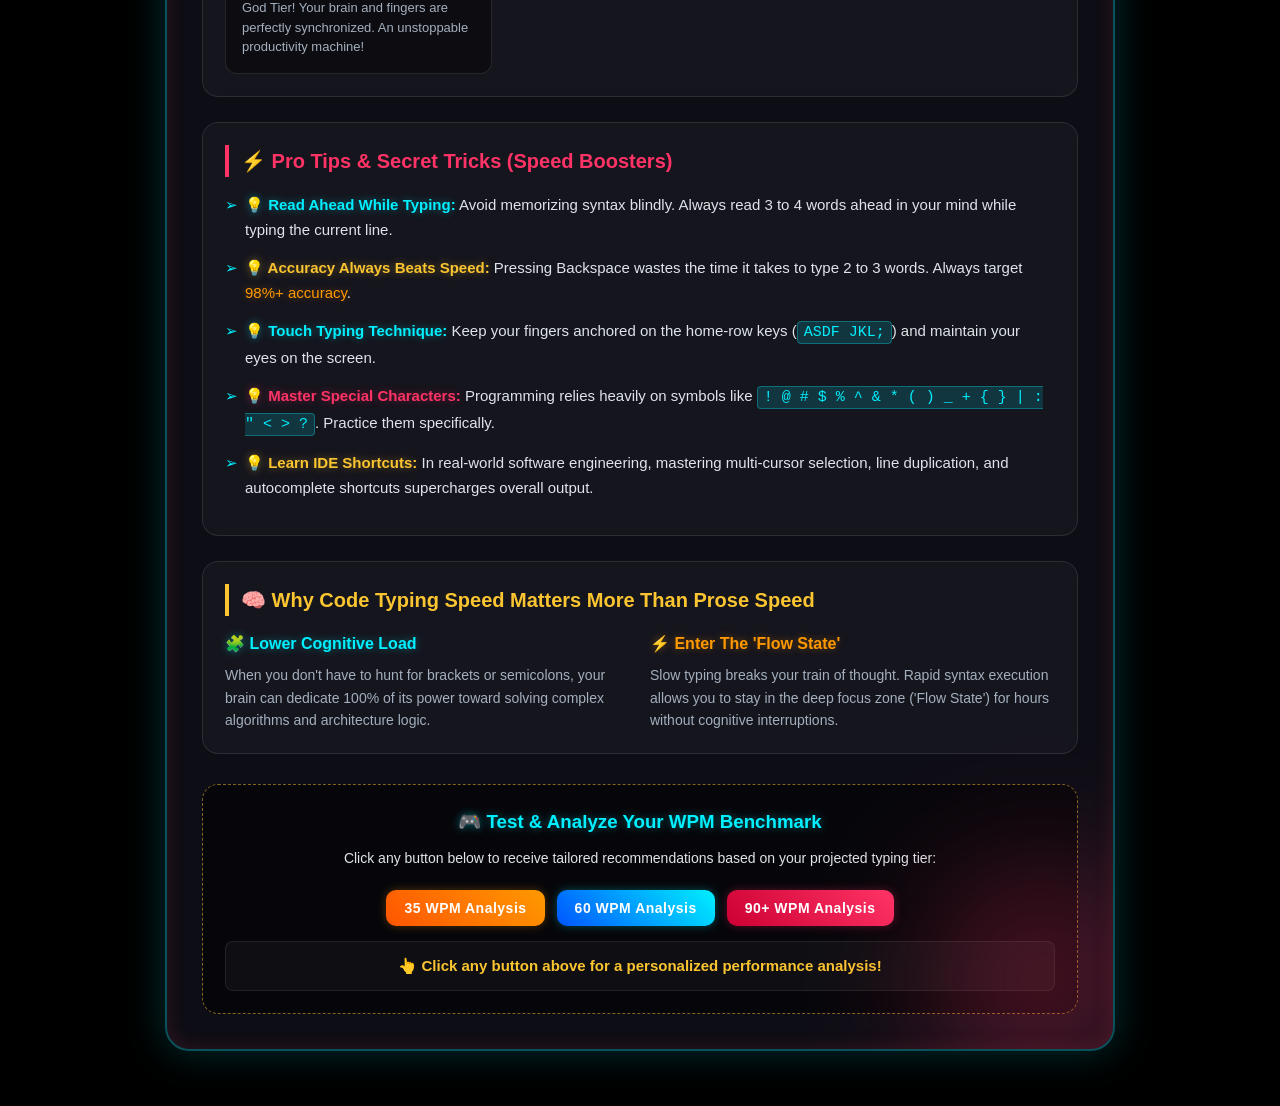
<file: page4.html>
<!DOCTYPE html>
<html lang="en">
<head>
    <meta charset="UTF-8">
    <meta name="viewport" content="width=device-width, initial-scale=1.0">
    <title>Blank Page</title>

<link rel="stylesheet" href="style.css">


</head>
<body>
   <canvas id="hackerBg"></canvas>

   <!-- PAGE 4 -->
<div id="page4" class="page active">
  <button onclick="window.location.href='page2.html'" class="back-btn">Back</button>
  <style>
.back-btn {
  position: absolute;
  top: 10px;
  left: 10px;
  padding: 7px 13px;
  font-size: 13px;
  color: white;
  background: transparent; 
  border: none;
  border-radius: 12px;
  backdrop-filter: none; 
  cursor: pointer;
  transition: 0.3s;

}
</style>
  
  
  
  
  
  <div class="header">🎉Test Results🎉</div>
<style>.header {
    background: linear-gradient(90deg, red,red, gold, yellow);
    -webkit-background-clip: text;
    -webkit-text-fill-color: transparent;
    background-clip: text;
    text-shadow: 2px 2px 8px rgba(255,0,0,0.4);
}</style>
<h2 id="resultText"></h2>

<div>Speed</div>
<div class="bar">
    <div id="speedBar" class="fill">
        <span class="percent">0%</span>
    </div>
</div>

<div>WPM</div>
<div class="bar">
    <div id="wpmBar" class="fill">
        <span class="percent">0%</span>
    </div>
</div>

<div>Accuracy</div>
<div class="bar">
    <div id="accBar" class="fill">
        <span class="percent">0%</span>
    </div>
</div>

<div>Mistakes</div>
<div class="bar">
    <div id="mistakeBar" class="fill mistake">
        <span class="percent">0%</span>
    </div>
</div>

<h3 id="score"></h3>
<button onclick="restart()">Restart</button>







<div id="results-pro-wrapper">

  <div class="glow-orb orb-1"></div>
  <div class="glow-orb orb-2"></div>

  <h2 class="pro-main-title">⚡ Developer Performance & Typing Mastery Hub ⚡</h2>
  
  <div class="pro-section-card">
    <h3 class="title-orange">🧠 Challenge Yourself Daily (Consistency Roadmap)</h3>
    <p class="text-muted">Daily practice is essential for building true programming typing speed. Track your progress according to this milestone roadmap:</p>
    
    <div class="challenge-grid">
      <div class="challenge-box">
        <span class="day-badge text-blue">Day 01</span>
        <h4>Beat Your Baseline</h4>
        <p>Observe your current WPM score and focus on typing calmly without making unnecessary errors.</p>
      </div>
      <div class="challenge-box">
        <span class="day-badge text-orange">Day 03</span>
        <h4>Minimize Mistakes</h4>
        <p>Slightly reduce your speed and focus on pushing your typing accuracy above 95%.</p>
      </div>
      <div class="challenge-box">
        <span class="day-badge text-red">Day 07</span>
        <h4>Syntax Muscle Memory</h4>
        <p>Master typing brackets <code class="code-tag">{} () []</code> and syntax symbols <code class="code-tag">-&gt; =&gt; ;</code> without looking down.</p>
      </div>
      <div class="challenge-box">
        <span class="day-badge text-yellow">Day 30</span>
        <h4>2x Faster Coding 🚀</h4>
        <p>Achieve flow state! Your fingers will automatically execute syntax as your brain builds logic.</p>
      </div>
    </div>
    
    <div class="quote-box">
      🔥 <strong>Pro Tip:</strong> <span class="text-cyan">“Consistency is the real hack! 10 minutes of daily practice &gt; 2 hours once a week.”</span>
    </div>
  </div>

  <div class="pro-section-card">
    <h3 class="title-blue">🏆 Developer WPM Benchmark Goals</h3>
    <p class="text-muted">Discover where your typing speed stands in the tech industry and top engineering companies:</p>
    
    <div class="tier-grid">
      <div class="tier-card tier-beginner">
        <div class="tier-header">
          <span class="tier-icon">🌱</span>
          <div>
            <h4>30 - 45 WPM</h4>
            <span class="tier-label text-orange">Beginner Coder</span>
          </div>
        </div>
        <p>You are building your foundation. Locating syntax symbols and special characters still takes noticeable effort.</p>
      </div>

      <div class="tier-card tier-good">
        <div class="tier-header">
          <span class="tier-icon">💻</span>
          <div>
            <h4>45 - 65 WPM</h4>
            <span class="tier-label text-blue">Good Developer</span>
          </div>
        </div>
        <p>Solid speed! Your primary focus stays on logic building rather than searching for keys on the keyboard.</p>
      </div>

      <div class="tier-card tier-pro">
        <div class="tier-header">
          <span class="tier-icon">🔥</span>
          <div>
            <h4>65 - 85 WPM</h4>
            <span class="tier-label text-red">Pro Level Dev</span>
          </div>
        </div>
        <p>Lightning fast! The ideal speed benchmark for full-stack developers, competitive programmers, and live coders.</p>
      </div>

      <div class="tier-card tier-machine">
        <div class="tier-header">
          <span class="tier-icon">💀⚡</span>
          <div>
            <h4>85+ WPM</h4>
            <span class="tier-label text-yellow">Coding Machine</span>
          </div>
        </div>
        <p>God Tier! Your brain and fingers are perfectly synchronized. An unstoppable productivity machine!</p>
      </div>
    </div>
  </div>

  <div class="pro-section-card">
    <h3 class="title-red">⚡ Pro Tips & Secret Tricks (Speed Boosters)</h3>
    <ul class="pro-feature-list">
      <li><strong class="text-cyan">💡 Read Ahead While Typing:</strong> Avoid memorizing syntax blindly. Always read 3 to 4 words ahead in your mind while typing the current line.</li>
      <li><strong class="text-yellow">💡 Accuracy Always Beats Speed:</strong> Pressing Backspace wastes the time it takes to type 2 to 3 words. Always target <span class="text-orange">98%+ accuracy</span>.</li>
      <li><strong class="text-cyan">💡 Touch Typing Technique:</strong> Keep your fingers anchored on the home-row keys (<code class="code-tag">ASDF JKL;</code>) and maintain your eyes on the screen.</li>
      <li><strong class="text-red">💡 Master Special Characters:</strong> Programming relies heavily on symbols like <code class="code-tag">! @ # $ % ^ &amp; * ( ) _ + { } | : " &lt; &gt; ?</code>. Practice them specifically.</li>
      <li><strong class="text-yellow">💡 Learn IDE Shortcuts:</strong> In real-world software engineering, mastering multi-cursor selection, line duplication, and autocomplete shortcuts supercharges overall output.</li>
    </ul>
  </div>

  <div class="pro-section-card">
    <h3 class="title-yellow">🧠 Why Code Typing Speed Matters More Than Prose Speed</h3>
    <div class="info-columns">
      <div class="info-col">
        <h4 class="text-cyan">🧩 Lower Cognitive Load</h4>
        <p>When you don't have to hunt for brackets or semicolons, your brain can dedicate 100% of its power toward solving complex algorithms and architecture logic.</p>
      </div>
      <div class="info-col">
        <h4 class="text-orange">⚡ Enter The 'Flow State'</h4>
        <p>Slow typing breaks your train of thought. Rapid syntax execution allows you to stay in the deep focus zone ('Flow State') for hours without cognitive interruptions.</p>
      </div>
    </div>
  </div>

  <div class="interactive-widget">
    <h3 class="text-cyan" style="text-align:center; margin-top:0; margin-bottom:10px;">🎮 Test &amp; Analyze Your WPM Benchmark</h3>
    <p style="text-align:center; font-size:14px; color:#dfe4ea; margin-bottom:20px;">
      Click any button below to receive tailored recommendations based on your projected typing tier:
    </p>
    
    <div class="btn-group">
      <button onclick="analyzeWPM(35)" class="interactive-btn btn-orange">35 WPM Analysis</button>
      <button onclick="analyzeWPM(60)" class="interactive-btn btn-blue">60 WPM Analysis</button>
      <button onclick="analyzeWPM(90)" class="interactive-btn btn-red">90+ WPM Analysis</button>
    </div>

    <div id="wpmFeedbackBox" class="feedback-display">
      👆 Click any button above for a personalized performance analysis!
    </div>
  </div>

</div>

<style>
  #results-pro-wrapper {
    max-width: 950px;
    margin: 40px auto;
    padding: 35px;
    background: rgba(15, 15, 25, 0.88);
    border: 2px solid rgba(0, 240, 255, 0.3);
    border-radius: 24px;
    backdrop-filter: blur(20px);
    box-shadow: 0 0 40px rgba(0, 240, 255, 0.2), inset 0 0 20px rgba(255, 71, 87, 0.15);
    color: #ffffff;
    font-family: 'Segoe UI', Tahoma, Geneva, Verdana, sans-serif;
    position: relative;
    overflow: hidden;
    box-sizing: border-box;
  }

  #results-pro-wrapper * {
    box-sizing: border-box;
  }

  /* Text & Colors */
  .text-muted { color: #dfe4ea; line-height: 1.6; font-size: 15px; }
  .text-cyan { color: #00f0ff !important; text-shadow: 0 0 8px rgba(0,240,255,0.4); }
  .text-orange { color: #ff9900 !important; text-shadow: 0 0 8px rgba(255,153,0,0.4); }
  .text-blue { color: #3399ff !important; text-shadow: 0 0 8px rgba(51,153,255,0.4); }
  .text-red { color: #ff3366 !important; text-shadow: 0 0 8px rgba(255,51,102,0.4); }
  .text-yellow { color: #fbc531 !important; text-shadow: 0 0 8px rgba(251,197,49,0.4); }

  .code-tag {
    background: rgba(0, 240, 255, 0.15);
    color: #00f0ff;
    padding: 2px 6px;
    border-radius: 4px;
    font-family: monospace;
    border: 1px solid rgba(0, 240, 255, 0.3);
  }

  /* Titles */
  .pro-main-title {
    text-align: center;
    font-size: 28px;
    font-weight: 800;
    margin-top: 0;
    margin-bottom: 30px;
    background: linear-gradient(90deg, #ff3366, #ff9900, #00f0ff, #fbc531);
    -webkit-background-clip: text;
    -webkit-text-fill-color: transparent;
  }

  .title-blue { color: #00f0ff; border-left: 4px solid #00f0ff; padding-left: 12px; margin-top:0; margin-bottom: 15px; font-size: 20px; }
  .title-orange { color: #ff9900; border-left: 4px solid #ff9900; padding-left: 12px; margin-top:0; margin-bottom: 15px; font-size: 20px; }
  .title-red { color: #ff3366; border-left: 4px solid #ff3366; padding-left: 12px; margin-top:0; margin-bottom: 15px; font-size: 20px; }
  .title-yellow { color: #fbc531; border-left: 4px solid #fbc531; padding-left: 12px; margin-top:0; margin-bottom: 15px; font-size: 20px; }

  /* Cards */
  .pro-section-card {
    background: rgba(255, 255, 255, 0.03);
    border: 1px solid rgba(255, 255, 255, 0.1);
    border-radius: 16px;
    padding: 22px;
    margin-bottom: 25px;
    backdrop-filter: blur(10px);
    transition: transform 0.3s ease, border-color 0.3s ease;
  }

  .pro-section-card:hover {
    transform: translateY(-3px);
    border-color: rgba(0, 240, 255, 0.4);
  }

  /* Challenge Grid */
  .challenge-grid {
    display: grid;
    grid-template-columns: repeat(auto-fit, minmax(200px, 1fr));
    gap: 15px;
    margin-top: 20px;
  }

  .challenge-box {
    background: rgba(0, 0, 0, 0.4);
    border: 1px solid rgba(255, 255, 255, 0.08);
    padding: 15px;
    border-radius: 12px;
  }

  .challenge-box h4 { margin: 8px 0 5px 0; font-size: 16px; color: #ffffff; }
  .challenge-box p { margin: 0; font-size: 13px; color: #a4b0be; line-height: 1.5; }

  .day-badge {
    font-size: 12px;
    font-weight: bold;
    text-transform: uppercase;
    letter-spacing: 1px;
  }

  .quote-box {
    margin-top: 20px;
    padding: 12px 18px;
    background: rgba(0, 240, 255, 0.05);
    border: 1px dashed rgba(0, 240, 255, 0.4);
    border-radius: 10px;
    text-align: center;
    font-size: 15px;
  }

  /* Tier Grid */
  .tier-grid {
    display: grid;
    grid-template-columns: repeat(auto-fit, minmax(210px, 1fr));
    gap: 15px;
    margin-top: 20px;
  }

  .tier-card {
    background: rgba(0, 0, 0, 0.4);
    border: 1px solid rgba(255, 255, 255, 0.1);
    border-radius: 12px;
    padding: 16px;
  }

  .tier-header {
    display: flex;
    align-items: center;
    gap: 12px;
    margin-bottom: 10px;
  }

  .tier-icon { font-size: 24px; }
  .tier-header h4 { margin: 0; font-size: 16px; color: #fff; }
  .tier-label { font-size: 12px; font-weight: bold; }
  .tier-card p { margin: 0; font-size: 13px; color: #a4b0be; line-height: 1.5; }

  /* Feature List */
  .pro-feature-list {
    margin: 15px 0 0 0;
    padding-left: 0;
    list-style: none;
  }

  .pro-feature-list li {
    margin-bottom: 12px;
    line-height: 1.7;
    font-size: 15px;
    color: #dfe4ea;
    padding-left: 20px;
    position: relative;
  }

  .pro-feature-list li::before {
    content: "➢";
    position: absolute;
    left: 0;
    color: #00f0ff;
  }

  /* Info Columns */
  .info-columns {
    display: grid;
    grid-template-columns: repeat(auto-fit, minmax(250px, 1fr));
    gap: 20px;
    margin-top: 15px;
  }

  .info-col h4 { margin-top: 0; margin-bottom: 8px; font-size: 16px; }
  .info-col p { margin: 0; font-size: 14px; color: #a4b0be; line-height: 1.6; }

  /* Interactive Widget */
  .interactive-widget {
    background: rgba(0, 0, 0, 0.5);
    border: 1px dashed rgba(251, 197, 49, 0.5);
    padding: 22px;
    border-radius: 16px;
    margin-top: 30px;
  }

  .btn-group {
    display: flex;
    gap: 12px;
    justify-content: center;
    flex-wrap: wrap;
    margin-bottom: 15px;
  }

  .interactive-btn {
    padding: 10px 18px;
    font-weight: bold;
    border-radius: 10px;
    border: none;
    cursor: pointer;
    color: white;
    transition: transform 0.2s ease, filter 0.2s ease;
    font-size: 14px;
  }

  .btn-orange { background: linear-gradient(45deg, #ff5500, #ff9900); box-shadow: 0 0 10px rgba(255,153,0,0.3); }
  .btn-blue { background: linear-gradient(45deg, #0055ff, #00f0ff); box-shadow: 0 0 10px rgba(0,240,255,0.3); }
  .btn-red { background: linear-gradient(45deg, #cc0033, #ff3366); box-shadow: 0 0 10px rgba(255,51,102,0.3); }

  .interactive-btn:hover { transform: translateY(-2px) scale(1.04); filter: brightness(1.2); }

  .feedback-display {
    text-align: center;
    font-weight: 600;
    font-size: 15px;
    color: #fbc531;
    min-height: 40px;
    padding: 12px;
    background: rgba(255, 255, 255, 0.04);
    border-radius: 8px;
    border: 1px solid rgba(255, 255, 255, 0.08);
    transition: all 0.3s ease;
  }

  /* Orbs */
  .glow-orb {
    position: absolute;
    border-radius: 50%;
    filter: blur(70px);
    z-index: 0;
    pointer-events: none;
    opacity: 0.3;
  }
  .orb-1 { width: 220px; height: 220px; background: #00f0ff; top: -40px; left: -40px; }
  .orb-2 { width: 220px; height: 220px; background: #ff3366; bottom: -40px; right: -40px; }

  /* Mobile Responsive Fixes */
  @media (max-width: 768px) {
    #results-pro-wrapper { padding: 20px 15px; border-radius: 16px; }
    .pro-main-title { font-size: 22px; }
    .pro-section-card { padding: 16px; }
    .btn-group { flex-direction: column; }
    .interactive-btn { width: 100%; }
  }
</style>

<!-- ⚡ JavaScript for Interactive Analyzer -->
<script>
  function analyzeWPM(score) {
    const box = document.getElementById("wpmFeedbackBox");
    let msg = "";
    let color = "";

    if (score <= 40) {
      msg = "🎯 35 WPM Focus: Your immediate goal should be maintaining 95%+ accuracy and typing syntax symbols ({ }, ;, ->) without looking down!";
      color = "#ff9900";
    } else if (score <= 70) {
      msg = "🔥 60 WPM Focus: Great job! You are in the Good Developer tier. Focus on maintaining typing rhythm and taking short breaks to prevent fatigue.";
      color = "#00f0ff";
    } else {
      msg = "⚡ 90+ WPM Focus: Elite Tier! Your typing speed places you among the top 2% of developers. Keep maintaining this flow state!";
      color = "#fbc531";
    }

    box.style.color = color;
    box.style.borderColor = color;
    box.innerText = msg;
  }
</script>
<!-- 🔥 RESULTS PAGE CONTENT MODULE END -->







  
  <script>
const paragraphs = [
"Coding typing speed is an important skill for every developer who wants to work efficiently and save time during programming tasks."
];
let container = document.getElementById("typingGuide");
let paraIndex = 0;
let charIndex = 0;
function typeParagraph() {
  if (paraIndex >= paragraphs.length) return;
  let text = paragraphs[paraIndex];

  // ✅ Har paragraph ke liye naya <p>
  let p = document.createElement("p");
  container.appendChild(p);

  function typeChar() {
    if (charIndex < text.length) {
      p.innerHTML += text.charAt(charIndex);
      charIndex++;
      setTimeout(typeChar, 2);
    } else {
      paraIndex++;
      charIndex = 0;
      setTimeout(typeParagraph, 400); // next paragraph
    }
  }
  typeChar();
}

// 🔥 Start typing when result page open
function startTypingEffect(){
  let container = document.getElementById("typingGuide");

  container.innerHTML = ""; // sirf paragraphs clear honge
  paraIndex = 0;
  charIndex = 0;
  typeParagraph();
}
</script>
</div>
<script src="main.js"></script>
    <script src="script.js"></script>
</body>
</html>
</file>
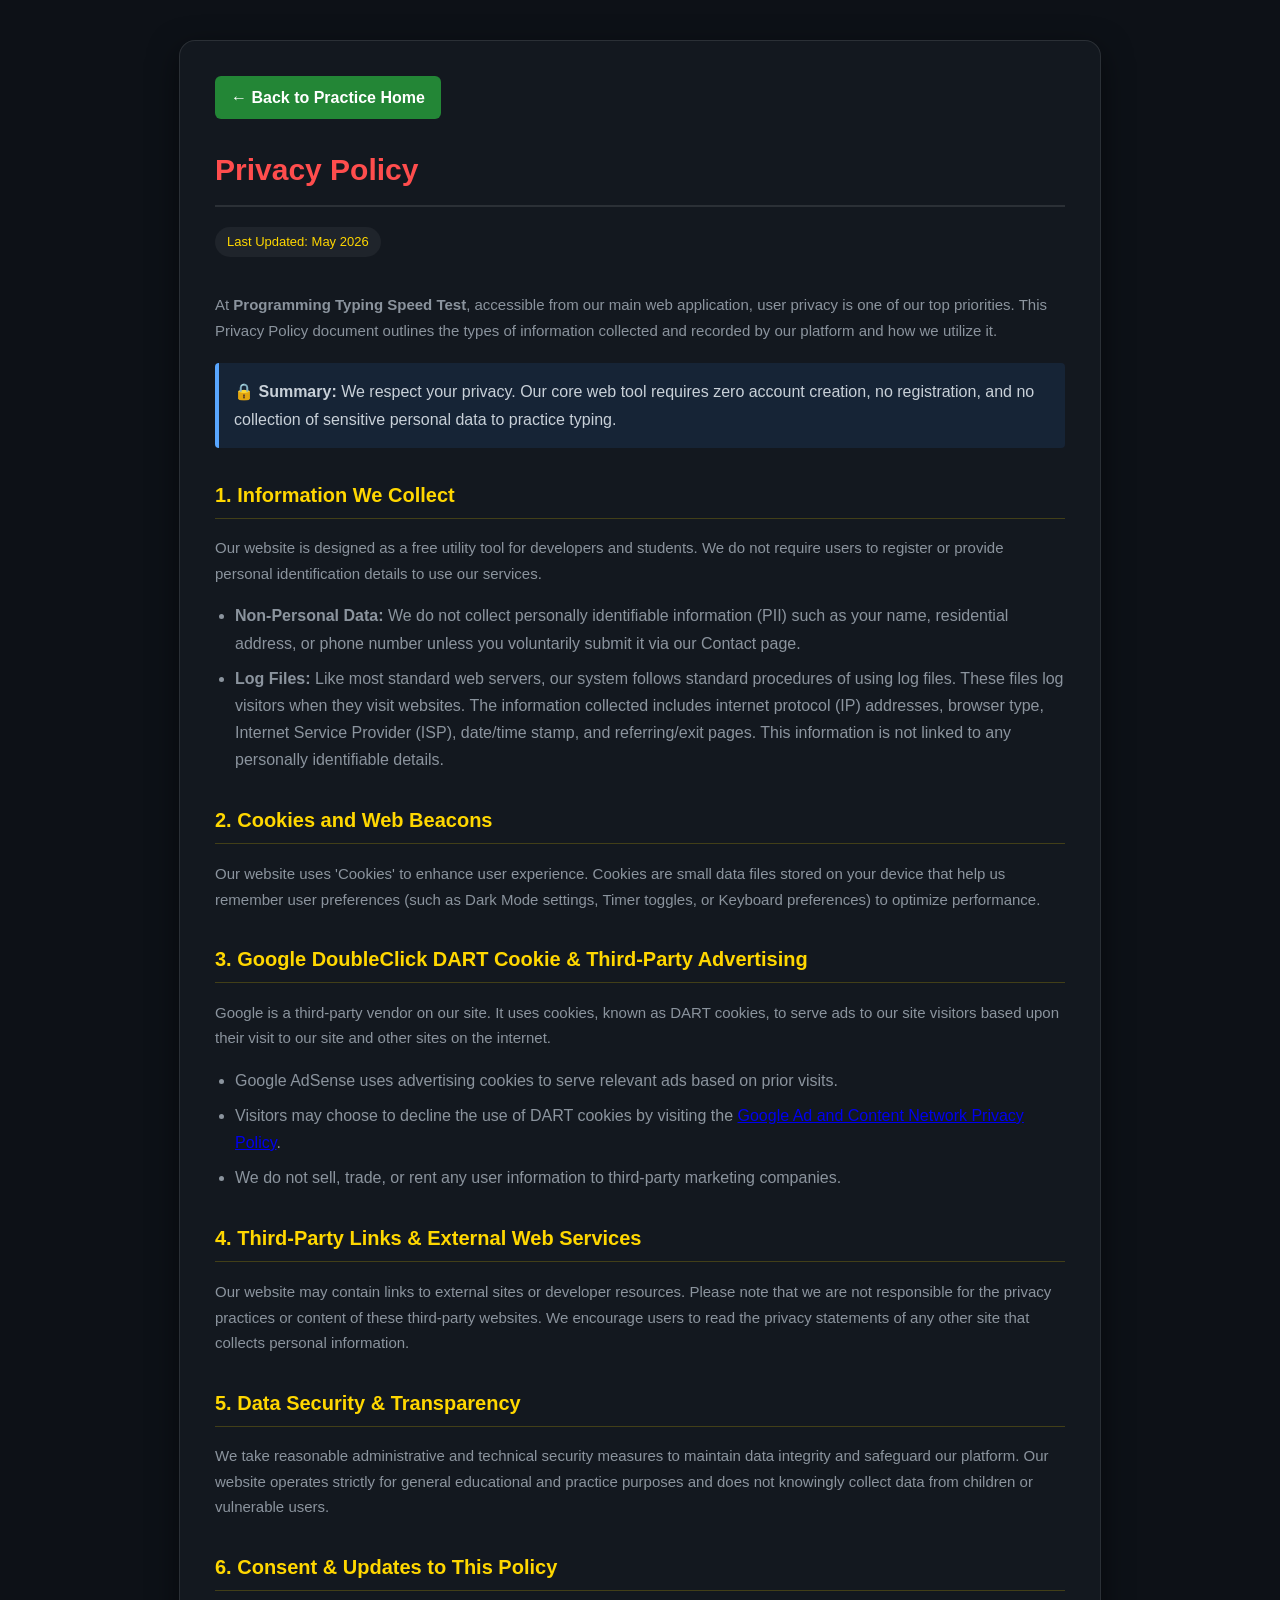
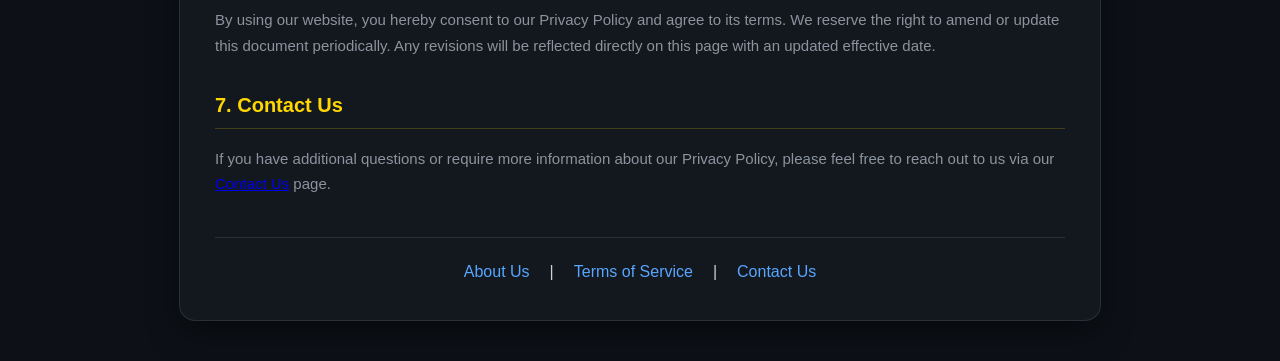
<file: privacy.html>
<!DOCTYPE html>
<html lang="en">
<head>
  <meta charset="UTF-8">
  <meta name="viewport" content="width=device-width, initial-scale=1.0">
  <title>Privacy Policy | Programming Typing Speed Test</title>
  <style>
    body {
      font-family: 'Segoe UI', Tahoma, Geneva, Verdana, sans-serif;
      background: #0d1117;
      color: #c9d1d9;
      margin: 0;
      padding: 20px;
      line-height: 1.7;
    }
    .container {
      max-width: 850px;
      margin: 20px auto;
      padding: 35px;
      background: rgba(22, 27, 34, 0.85);
      border: 1px solid rgba(255, 255, 255, 0.1);
      border-radius: 16px;
      backdrop-filter: blur(10px);
      box-shadow: 0 10px 30px rgba(0,0,0,0.5);
    }
    .back-btn {
      display: inline-block;
      padding: 8px 16px;
      background: #238636;
      color: #ffffff;
      text-decoration: none;
      border-radius: 6px;
      font-weight: 600;
      margin-bottom: 25px;
    }
    h1 {
      color: #ff4d4d;
      font-size: 30px;
      border-bottom: 2px solid rgba(255,255,255,0.1);
      padding-bottom: 10px;
      margin-top: 0;
    }
    h2 {
      color: #ffd700;
      margin-top: 30px;
      font-size: 20px;
      border-bottom: 1px solid rgba(255, 215, 0, 0.2);
      padding-bottom: 6px;
    }
    p {
      color: #8b949e;
      font-size: 15px;
      margin-bottom: 15px;
    }
    ul {
      padding-left: 20px;
    }
    li {
      margin-bottom: 8px;
      color: #8b949e;
    }
    .notice-box {
      background: rgba(56, 139, 253, 0.1);
      border-left: 4px solid #58a6ff;
      padding: 15px;
      border-radius: 4px;
      margin: 20px 0;
      color: #c9d1d9;
    }
    .last-updated {
      display: inline-block;
      background: rgba(255, 255, 255, 0.05);
      padding: 4px 12px;
      border-radius: 20px;
      font-size: 13px;
      color: #ffd700;
      margin-bottom: 20px;
    }
    .footer-links {
      margin-top: 40px;
      padding-top: 20px;
      border-top: 1px solid rgba(255,255,255,0.1);
      display: flex;
      gap: 20px;
      justify-content: center;
    }
    .footer-links a {
      color: #58a6ff;
      text-decoration: none;
    }
    .footer-links a:hover {
      text-decoration: underline;
    }
    /* ==========================================
   RGB LOADER & BLUR SCREEN EFFECT
   ========================================== */
.loader-overlay {
    position: fixed;
    top: 0;
    left: 0;
    width: 100%;
    height: 100%;
    background: rgba(0, 0, 0, 0.6); /* Halki black transparent screen */
    backdrop-filter: blur(8px); /* Background blur effect */
    display: flex;
    justify-content: center;
    align-items: center;
    z-index: 999999; /* Sabse upar dikhane ke liye */
    transition: opacity 0.4s ease, visibility 0.4s ease;
}

.rgb-loader {
    width: 50px;
    height: 50px;
    border-radius: 50%;
    border: 5px solid transparent;
    border-top-color: #ff0000;    /* Red */
    border-right-color: #00ff00;  /* Green */
    border-bottom-color: #0000ff; /* Blue */
    animation: spinRGB 1s linear infinite;
    box-shadow: 0 0 15px rgba(255, 255, 255, 0.2); /* Halka glow */
}

@keyframes spinRGB {
    0% { transform: rotate(0deg); }
    100% { transform: rotate(360deg); }
}

/* Loader ko hide karne ki class */
.loader-hidden {
    opacity: 0;
    visibility: hidden;
}
  </style>
</head>
<body>
        <!-- RGB BLUR LOADER -->
<div id="globalLoader" class="loader-overlay">
  <div class="rgb-loader"></div>
</div>
<script>// App open hone par Loader hatane ka logic
window.addEventListener('load', () => {
    const loader = document.getElementById("globalLoader");
    if(loader) {
        // App open hone ke baad 0.5 second tak loader dikhega
        setTimeout(() => {
            loader.classList.add("loader-hidden");
        }, 300); 
    }
});</script>
  <div class="container">
    <a href="index.html" class="back-btn">← Back to Practice Home</a>

    <h1>Privacy Policy</h1>
    <div class="last-updated">Last Updated: May 2026</div>

    <p>At <strong>Programming Typing Speed Test</strong>, accessible from our main web application, user privacy is one of our top priorities. This Privacy Policy document outlines the types of information collected and recorded by our platform and how we utilize it.</p>

    <div class="notice-box">
      🔒 <strong>Summary:</strong> We respect your privacy. Our core web tool requires zero account creation, no registration, and no collection of sensitive personal data to practice typing.
    </div>

    <h2>1. Information We Collect</h2>
    <p>Our website is designed as a free utility tool for developers and students. We do not require users to register or provide personal identification details to use our services.</p>
    <ul>
      <li><strong>Non-Personal Data:</strong> We do not collect personally identifiable information (PII) such as your name, residential address, or phone number unless you voluntarily submit it via our Contact page.</li>
      <li><strong>Log Files:</strong> Like most standard web servers, our system follows standard procedures of using log files. These files log visitors when they visit websites. The information collected includes internet protocol (IP) addresses, browser type, Internet Service Provider (ISP), date/time stamp, and referring/exit pages. This information is not linked to any personally identifiable details.</li>
    </ul>

    <h2>2. Cookies and Web Beacons</h2>
    <p>Our website uses 'Cookies' to enhance user experience. Cookies are small data files stored on your device that help us remember user preferences (such as Dark Mode settings, Timer toggles, or Keyboard preferences) to optimize performance.</p>

    <h2>3. Google DoubleClick DART Cookie & Third-Party Advertising</h2>
    <p>Google is a third-party vendor on our site. It uses cookies, known as DART cookies, to serve ads to our site visitors based upon their visit to our site and other sites on the internet.</p>
    <ul>
      <li>Google AdSense uses advertising cookies to serve relevant ads based on prior visits.</li>
      <li>Visitors may choose to decline the use of DART cookies by visiting the <a href="https://policies.google.com/technologies/ads" target="_blank" rel="noopener">Google Ad and Content Network Privacy Policy</a>.</li>
      <li>We do not sell, trade, or rent any user information to third-party marketing companies.</li>
    </ul>

    <h2>4. Third-Party Links & External Web Services</h2>
    <p>Our website may contain links to external sites or developer resources. Please note that we are not responsible for the privacy practices or content of these third-party websites. We encourage users to read the privacy statements of any other site that collects personal information.</p>

    <h2>5. Data Security & Transparency</h2>
    <p>We take reasonable administrative and technical security measures to maintain data integrity and safeguard our platform. Our website operates strictly for general educational and practice purposes and does not knowingly collect data from children or vulnerable users.</p>

    <h2>6. Consent & Updates to This Policy</h2>
    <p>By using our website, you hereby consent to our Privacy Policy and agree to its terms. We reserve the right to amend or update this document periodically. Any revisions will be reflected directly on this page with an updated effective date.</p>

    <h2>7. Contact Us</h2>
    <p>If you have additional questions or require more information about our Privacy Policy, please feel free to reach out to us via our <a href="contact.html">Contact Us</a> page.</p>

    <div class="footer-links">
      <a href="about.html">About Us</a> |
      <a href="terms.html">Terms of Service</a> |
      <a href="contact.html">Contact Us</a>
    </div>
  </div>

</body>
</html>
</file>
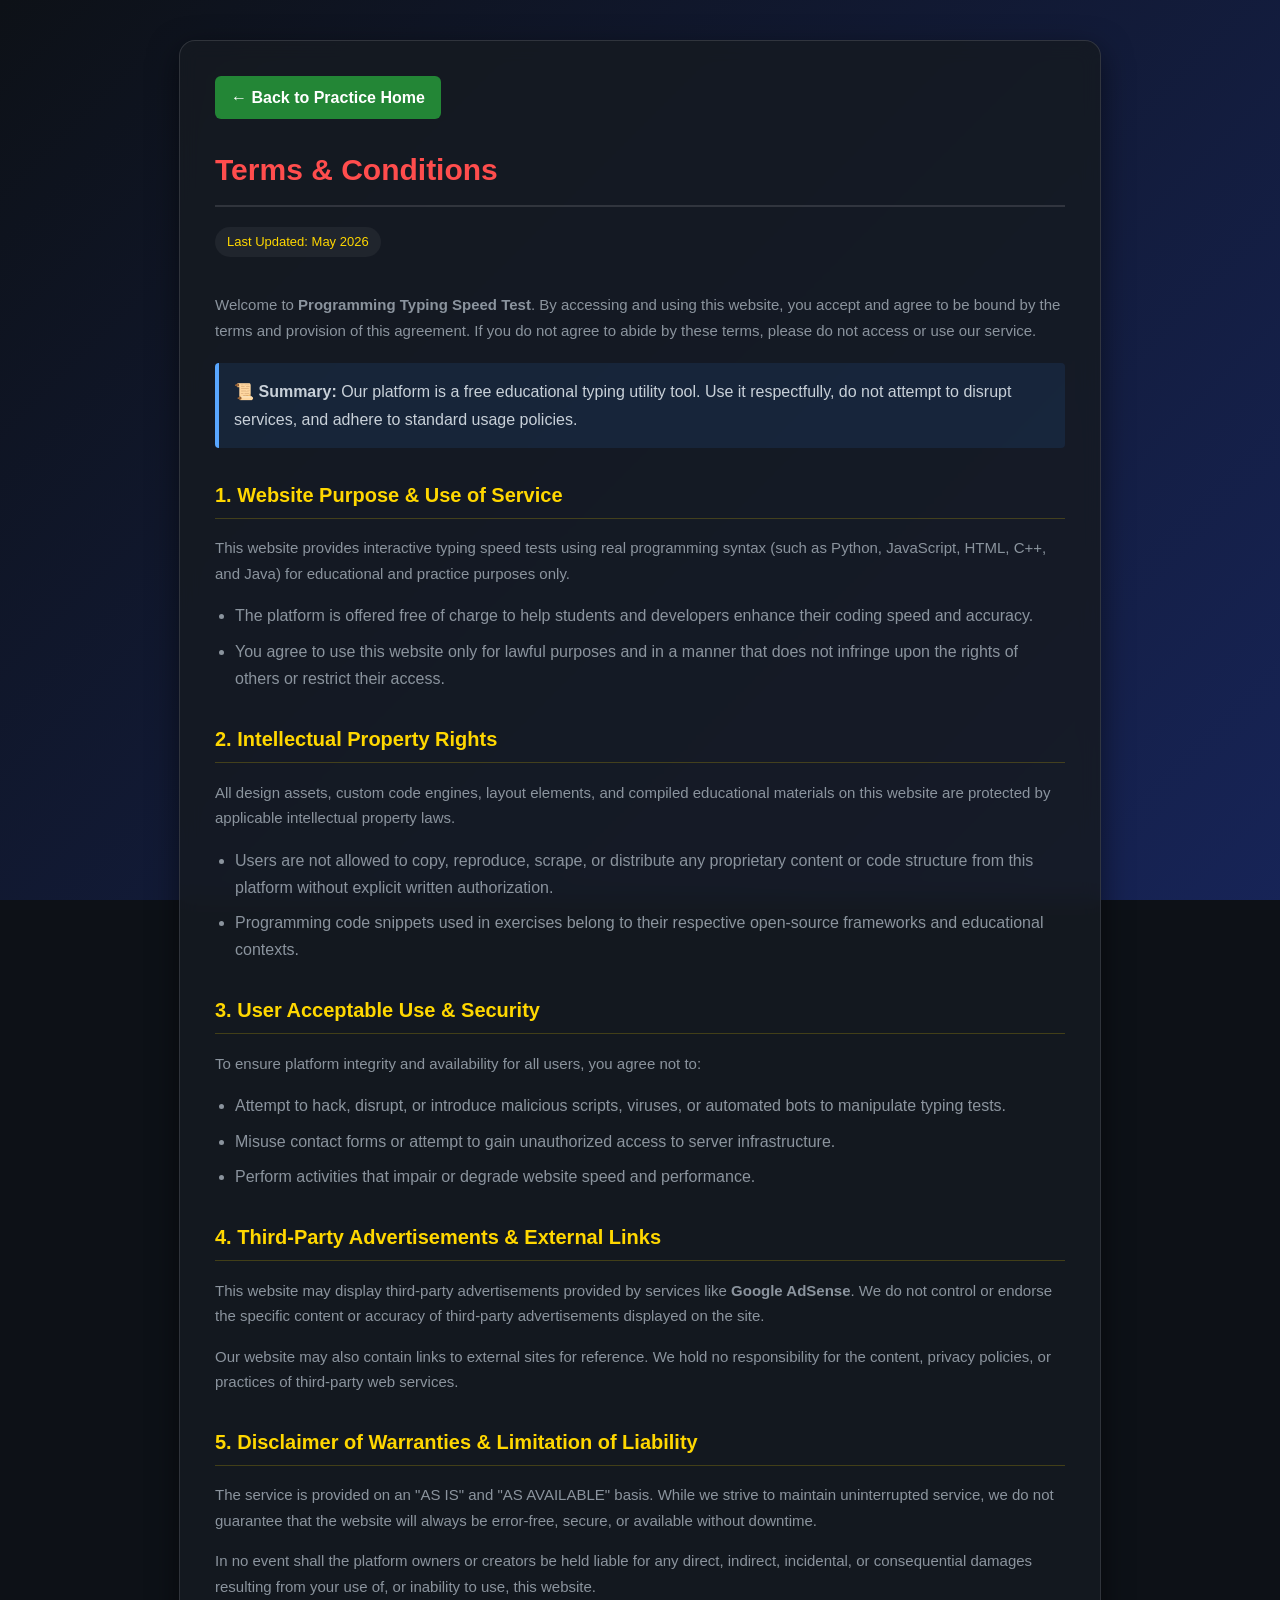
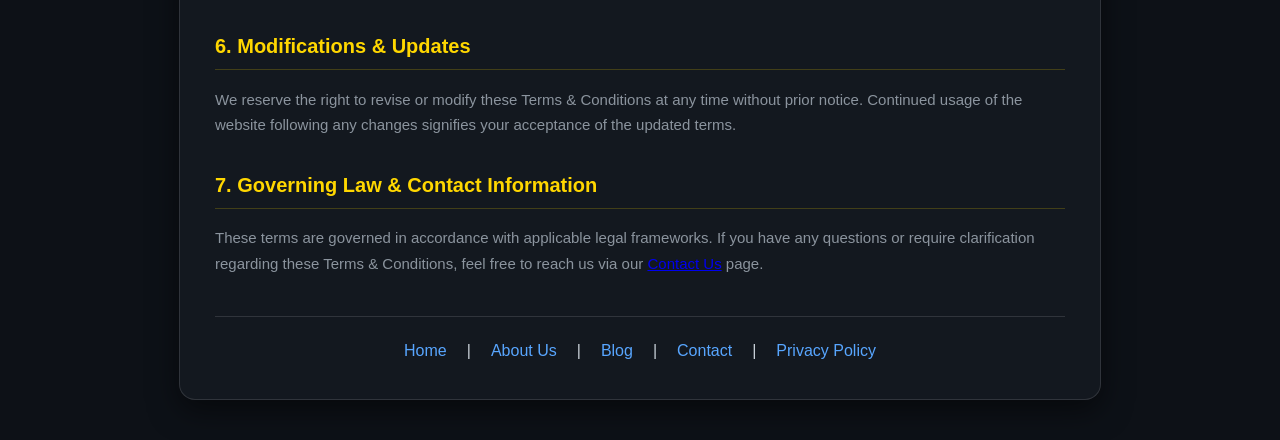
<file: terms.html>
<!DOCTYPE html>
<html lang="en">
<head>
  <meta charset="UTF-8">
  <meta name="viewport" content="width=device-width, initial-scale=1.0">
  <title>Terms & Conditions | Programming Typing Speed Test</title>

  <!-- Google tag (gtag.js) -->
  <script async src="https://www.googletagmanager.com/gtag/js?id=G-9GKD8H5FTZ"></script>
  <script>
    window.dataLayer = window.dataLayer || [];
    function gtag(){dataLayer.push(arguments);}
    gtag('js', new Date());

    gtag('config', 'G-9GKD8H5FTZ');
  </script>

  <style>
    :root {
      --primary-accent: #ff4d4d;
      --gold-accent: #ffd700;
      --blue-accent: #58a6ff;
      --card-bg: rgba(22, 27, 34, 0.85);
      --border-color: rgba(255, 255, 255, 0.12);
    }

    body {
      font-family: 'Segoe UI', Tahoma, Geneva, Verdana, sans-serif;
      background: #0d1117;
      color: #c9d1d9;
      margin: 0;
      padding: 20px;
      line-height: 1.7;
    }

    /* Animated Background */
    body::before {
      content: "";
      position: fixed;
      top: 0;
      left: 0;
      width: 100vw;
      height: 100vh;
      background: linear-gradient(-45deg, #0d1117, #161b22, #1a2a6c, #0d1117);
      background-size: 400% 400%;
      animation: gradientBG 15s ease infinite;
      z-index: -1;
    }

    @keyframes gradientBG {
      0% { background-position: 0% 50%; }
      50% { background-position: 100% 50%; }
      100% { background-position: 0% 50%; }
    }

    .container {
      max-width: 850px;
      margin: 20px auto;
      padding: 35px;
      background: var(--card-bg);
      border: 1px solid var(--border-color);
      border-radius: 16px;
      backdrop-filter: blur(10px);
      box-shadow: 0 10px 30px rgba(0,0,0,0.5);
    }

    .back-btn {
      display: inline-block;
      padding: 8px 16px;
      background: #238636;
      color: #ffffff;
      text-decoration: none;
      border-radius: 6px;
      font-weight: 600;
      margin-bottom: 25px;
      transition: background 0.3s ease;
    }

    .back-btn:hover {
      background: #2ea043;
    }

    h1 {
      color: var(--primary-accent);
      font-size: 30px;
      border-bottom: 2px solid var(--border-color);
      padding-bottom: 10px;
      margin-top: 0;
    }

    h2 {
      color: var(--gold-accent);
      margin-top: 30px;
      font-size: 20px;
      border-bottom: 1px solid rgba(255, 215, 0, 0.2);
      padding-bottom: 6px;
    }

    p {
      color: #8b949e;
      font-size: 15px;
      margin-bottom: 15px;
    }

    ul {
      padding-left: 20px;
    }

    li {
      margin-bottom: 8px;
      color: #8b949e;
    }

    .notice-box {
      background: rgba(56, 139, 253, 0.1);
      border-left: 4px solid var(--blue-accent);
      padding: 15px;
      border-radius: 4px;
      margin: 20px 0;
      color: #c9d1d9;
    }

    .last-updated {
      display: inline-block;
      background: rgba(255, 255, 255, 0.05);
      padding: 4px 12px;
      border-radius: 20px;
      font-size: 13px;
      color: var(--gold-accent);
      margin-bottom: 20px;
    }

    .footer-links {
      margin-top: 40px;
      padding-top: 20px;
      border-top: 1px solid var(--border-color);
      display: flex;
      gap: 20px;
      justify-content: center;
      flex-wrap: wrap;
    }

    .footer-links a {
      color: var(--blue-accent);
      text-decoration: none;
    }

    .footer-links a:hover {
      text-decoration: underline;
    }
    /* ==========================================
   RGB LOADER & BLUR SCREEN EFFECT
   ========================================== */
.loader-overlay {
    position: fixed;
    top: 0;
    left: 0;
    width: 100%;
    height: 100%;
    background: rgba(0, 0, 0, 0.6); /* Halki black transparent screen */
    backdrop-filter: blur(8px); /* Background blur effect */
    display: flex;
    justify-content: center;
    align-items: center;
    z-index: 999999; /* Sabse upar dikhane ke liye */
    transition: opacity 0.4s ease, visibility 0.4s ease;
}

.rgb-loader {
    width: 50px;
    height: 50px;
    border-radius: 50%;
    border: 5px solid transparent;
    border-top-color: #ff0000;    /* Red */
    border-right-color: #00ff00;  /* Green */
    border-bottom-color: #0000ff; /* Blue */
    animation: spinRGB 1s linear infinite;
    box-shadow: 0 0 15px rgba(255, 255, 255, 0.2); /* Halka glow */
}

@keyframes spinRGB {
    0% { transform: rotate(0deg); }
    100% { transform: rotate(360deg); }
}

/* Loader ko hide karne ki class */
.loader-hidden {
    opacity: 0;
    visibility: hidden;
}
  </style>
</head>
<body>
        <!-- RGB BLUR LOADER -->
<div id="globalLoader" class="loader-overlay">
  <div class="rgb-loader"></div>
</div>
<script>// App open hone par Loader hatane ka logic
window.addEventListener('load', () => {
    const loader = document.getElementById("globalLoader");
    if(loader) {
        // App open hone ke baad 0.5 second tak loader dikhega
        setTimeout(() => {
            loader.classList.add("loader-hidden");
        }, 300); 
    }
});</script>
  <div class="container">
    <a href="index.html" class="back-btn">← Back to Practice Home</a>

    <h1>Terms & Conditions</h1>
    <div class="last-updated">Last Updated: May 2026</div>

    <p>Welcome to <strong>Programming Typing Speed Test</strong>. By accessing and using this website, you accept and agree to be bound by the terms and provision of this agreement. If you do not agree to abide by these terms, please do not access or use our service.</p>

    <div class="notice-box">
      📜 <strong>Summary:</strong> Our platform is a free educational typing utility tool. Use it respectfully, do not attempt to disrupt services, and adhere to standard usage policies.
    </div>

    <h2>1. Website Purpose & Use of Service</h2>
    <p>This website provides interactive typing speed tests using real programming syntax (such as Python, JavaScript, HTML, C++, and Java) for educational and practice purposes only.</p>
    <ul>
      <li>The platform is offered free of charge to help students and developers enhance their coding speed and accuracy.</li>
      <li>You agree to use this website only for lawful purposes and in a manner that does not infringe upon the rights of others or restrict their access.</li>
    </ul>

    <h2>2. Intellectual Property Rights</h2>
    <p>All design assets, custom code engines, layout elements, and compiled educational materials on this website are protected by applicable intellectual property laws.</p>
    <ul>
      <li>Users are not allowed to copy, reproduce, scrape, or distribute any proprietary content or code structure from this platform without explicit written authorization.</li>
      <li>Programming code snippets used in exercises belong to their respective open-source frameworks and educational contexts.</li>
    </ul>

    <h2>3. User Acceptable Use & Security</h2>
    <p>To ensure platform integrity and availability for all users, you agree not to:</p>
    <ul>
      <li>Attempt to hack, disrupt, or introduce malicious scripts, viruses, or automated bots to manipulate typing tests.</li>
      <li>Misuse contact forms or attempt to gain unauthorized access to server infrastructure.</li>
      <li>Perform activities that impair or degrade website speed and performance.</li>
    </ul>

    <h2>4. Third-Party Advertisements & External Links</h2>
    <p>This website may display third-party advertisements provided by services like <strong>Google AdSense</strong>. We do not control or endorse the specific content or accuracy of third-party advertisements displayed on the site.</p>
    <p>Our website may also contain links to external sites for reference. We hold no responsibility for the content, privacy policies, or practices of third-party web services.</p>

    <h2>5. Disclaimer of Warranties & Limitation of Liability</h2>
    <p>The service is provided on an "AS IS" and "AS AVAILABLE" basis. While we strive to maintain uninterrupted service, we do not guarantee that the website will always be error-free, secure, or available without downtime.</p>
    <p>In no event shall the platform owners or creators be held liable for any direct, indirect, incidental, or consequential damages resulting from your use of, or inability to use, this website.</p>

    <h2>6. Modifications & Updates</h2>
    <p>We reserve the right to revise or modify these Terms & Conditions at any time without prior notice. Continued usage of the website following any changes signifies your acceptance of the updated terms.</p>

    <h2>7. Governing Law & Contact Information</h2>
    <p>These terms are governed in accordance with applicable legal frameworks. If you have any questions or require clarification regarding these Terms & Conditions, feel free to reach us via our <a href="contact.html">Contact Us</a> page.</p>

    <!-- FOOTER LEGAL LINKS -->
    <div class="footer-links">
      <a href="index.html">Home</a> |
      <a href="about.html">About Us</a> |
      <a href="blog.html">Blog</a> |
      <a href="contact.html">Contact</a> |
      <a href="privacy.html">Privacy Policy</a>
    </div>
  </div>

</body>
</html>
</file>
<file: style.css>
/* CSS Reset - Default spacing ko hatane ke liye */
* {
    margin: 0;
    padding: 0;
    box-sizing: border-box;
}

/* Body ki basic styling */
body {
    font-family: Arial, sans-serif;
    background-color: #ffffff; /* White background */
    color: #333333; /* Dark gray text */
    line-height: 1.6;
}


  
  
  
  
    body {
  margin: 0;
  overflow: hidden;
  background: black;
}
#hackerBg {
  position: fixed;
  top: 0;
  left: 0;
  width: 100%;
  height: 100%;
  z-index: -1;
  pointer-events: none; /* 🔥 IMPORTANT */
}
body {
  margin: 0;
  min-height: 100vh;
  overflow-y: auto;
}
 

/* LAPTOP / DESKTOP KEYBOARD STYLING */
#keyboardBox {
  position: flex;   
  top: 120px;            /* Screen ke upar se distance */
  right: 50px;           /* Screen ke right side par rahega */
  width: 530px;          /* Keyboard ki width */
  display: flex;         /* Zaroori hai, iske bina keys line mein nahi aayengi */
  flex-direction: column;
  gap: 6px;
  padding: 15px;
  border-radius: 0 0 15px 15px; 
  background: rgba(255,255,255,0.05);
  backdrop-filter: blur(20px);
  box-shadow: 0 0 25px rgba(19, 130, 241, 0.3);
  z-index: 9999;
  transform: scale(0.65);
  transform-origin: top left; 
  user-select: none;          
}

  /* KEYBOARD POSITION */
/* @media (max-width: 768px) {
  #keyboardBox {
    position: fixed ;
    left: 10px;
    right: auto;
    top: auto;
    bottom: 20px;
    width: 95% ;
    transform: scale(0.85) ;
    transform-origin: top left ;
  }
} */
/* KEYBOARD POSITION - CENTERED FOR MOBILE */
@media (max-width: 768px) {
  #keyboardBox {
    position: fixed;
    left: 50%;
    bottom: 20px;
    width: 95%;
    transform: translateX(-50%) scale(0.85);
    transform-origin: center bottom;
  }
}



  .key {
  position: relative;
  font-size: 15px;
}

.key .top {
  position: absolute;
  top: 2px;
  left: 5px;
  font-size: bold 9px;
  opacity: 0.7;
}
.row {
  display: grid;
  grid-template-columns: repeat(15, 1fr); /* total columns */
  gap: 6px;
}
.key .bottom {
  position: absolute;
  bottom: 2px;
  right: 5px;
  font-size: 12px;
}
#keyboardBox {
  position: fixed !important;
  top: 130px !important;
  right: -90px !important;
  left: auto !important;
  width: 530px !important;
  display: flex !important;
  flex-direction: column;
  gap: 6px;
  padding: 15px;
  border: 1px white solid;
  border-radius: 15px;
  background: rgba(9, 9, 9, 0.08);
  backdrop-filter: blur(20px);
  box-shadow: 0 0 25px rgba(0, 119, 255, 0.947);
  z-index: 99999 !important;
  transform: scale(0.65);
  transform-origin: top left;
  cursor: grab;
  user-select: none;
  visibility: visible !important;
  opacity: 1 !important;
}

/* 👈 NAYA BLOCK: Jab click karke khinchenge toh haath (grab) band ho jayega */
/* #keyboardBox:active {
  cursor: grabbing;
} */
.key[data-key="backspace"] { grid-column: span 2; }
.key[data-key="tab"] { grid-column: span 2; }
.key[data-key="caps"] { grid-column: span 2; }
.key[data-key="enter"] { grid-column: span 2; }
.key[data-key="shift"] { grid-column: span 2; }
.key[data-key="ctrl"] { grid-column: span 2; }
.key[data-key="alt"] { grid-column: span 2; }
.key[data-key="space"] { grid-column: span 6; }

.key {
  padding: 10px;
  text-align: center;
  border-radius: 3px;
  font-size: 18px;
  font-weight: bold;
  color: wite;
  background: rgba(3, 3, 3, 0.08);
  border: 1px solid rgba(248, 241, 241, 0.97);
  /* box-shadow: inset 0 0 8px rgb(53, 43, 241); */
  transition: 0.15s;
  backdrop-filter: blur(10px);
  background: rgba(0,255,255,0.08);
  box-shadow: 0 0 10px rgb(50, 61, 222),
              inset 0 0 8px rgba(234, 77, 77, 0.3);
}

.key.active {
  background: #ef2a2a;
  color: black;
  box-shadow: 0 0 20px #4fe0e0;
  transform: scale(1.15);
}

.key.next {
  background: red;
  color: white;
  box-shadow: 0 0 20px red;
}

.key[data-key="space"] { grid-column: span 5; }
.key[data-key="enter"] { grid-column: span 2; }
.key[data-key="backspace"] { grid-column: span 2; }
.cursor {
  display: inline-block;
  width: 4px;
  background: white;
  margin-left: 2px;
  animation: blink 1s infinite;
}

@keyframes blink {
  0%,50%,100% {opacity:1;}
  25%,75% {opacity:0;}
}

.glass {
  background: rgba(255,255,255,0.08);
  border-radius: 15px;
  backdrop-filter: blur(10px);
  border: 1px solid rgba(255,255,255,0.2);
  box-shadow: 0 0 20px rgba(0,0,0,0.3);
}

body {
  margin: 0;
  font-family: Arial;
  color: white;
}

body.light-mode {
  background: black;
}

body.light-mode #hackerBg {
  display: none; /* light mode me animation hide */
}
    
body.no-bg::before {
  display: none;
}
/* Header */
.header {
  margin-top: -6px;
  text-align: center;
  font-size: 28px;
  padding: 15px;
  font-weight: bold;
}

/* Pages */
.page {
  display: none;
  padding: 20px;
}

.active {
  display: block;
}

/* Grid */
.grid {
  display: grid;
  grid-template-columns: repeat(3, 1fr);
  gap: 20px;
}

/* Buttons */
button{
    position:relative;
    overflow:hidden;
  font-size:16px;
    font-weight:800;
    letter-spacing:0.5px;
    border-radius:5px;
    padding:12px;
    color:white;
    border:1px white solid;
    cursor:pointer;
    background:linear-gradient(45deg,#ff0000,#111);
    transition:.3s;
    box-shadow:0 0 2px rgba(255,0,0,.4);
}

/* Hover */
button:hover{

    transform:translateY(-4px) scale(1.05);
    box-shadow:
    0 0 15px red,
    0 0 25px orange;
}

/* Glass Lines */
button::before,
button::after{
    content:"";
    position:absolute;
    top:0;
    left:-40%;
    width:20%;
    height:100%;
    background:rgba(255,255,255,.35);
    transform:skewX(-25deg);
}
button::before{
    animation:shine1 1.8s linear infinite;
}
button::after{
    animation:shine2 1.8s linear infinite;
}
@keyframes shine1{
0%{left:-40%;}
100%{left:140%;}
}

@keyframes shine2{

0%{left:140%;}

100%{left:-40%;}
}

/* Naya code add karna hai */
body.stop-shine button::before,
body.stop-shine button::after,
body.stop-shine .fill::before,
body.stop-shine .fill::after,
body.stop-shine .get-free-btn span {
    animation: none !important;
    display: none !important;
}


button span{
    position:relative;
    z-index:2;
}
/* Code */
.code-box {
  background: transparent;
  padding: 15px;
  margin: 10px 0;
  height: auto;           /* ✅ fixed height (box bada nahi hoga) */
  overflow-y: auto;        /* ✅ andar scroll hoga */
  white-space: pre-wrap;   /* ✅ line break properly */
  word-break: break-word;  /* ✅ mobile overflow fix */
  border-radius: 10px;
  border: 1px solid white;
}
#inputBox {
  position: fixed;
  top: -100px;
  left: -100px;
  opacity: 0;
}
/* Typing */
#typingBox {
  width: 95%;
  height: auto;
  background: black;
  color: rgb(103, 105, 103);
  padding: 10px;
  border-radius: 10px;
font-size: 30px;
  font-weight: 1000;
  font-family: monospace;
  line-height: 1.6; /* 👈 line spacing better */
  letter-spacing: 1px; /* 👈 letters thode spread */
  overflow-y: auto;
  z-index: 1;
  position: relative;
}

/* Timer */
.timer {
  float: right;
  background: transparent;
  top: 10px;   /* 👈 jitna chaho upar niche adjust karo */
  right: 5px; /* 👈 right side control */
  padding: 5px 10px;
  border-radius: 5px;
}

/* Bars */
.bar{
    width:100%;transition:.3s;
    height:25px;
    background:#333;
    border-radius:0px;
    overflow:hidden;
    margin:10px 0;
    position:relative;
}
.fill{
    width:0%;
    height:100%;
    background:linear-gradient(90deg,#00ff00,#8fff00);
    border-radius:0px;
    position:relative;
    overflow:hidden;
}

.mistake{
    background:linear-gradient(90deg,#ff0000,#ff5555);
}

.percent{
    position:absolute;
    left:50%;
    top:50%;
    transform:translate(-50%,-50%);
    font-weight:bold;
    color:white;
    text-shadow:0 0 5px black;
    z-index:5;
}

.fill::before,
.fill::after{
    content:"";
    position:absolute;
    top:0;
    left:-60%;
    width:25%;
    height:100%;
    background:rgba(255,255,255,.35);
    transform:skewX(-25deg);
    animation:shine1 2s linear infinite;
}

.fill::after{
    animation-delay:.7s;
}

.fill span::before{
    content:"";
    position:absolute;
    top:0;
    left:-70%;
    width:20%;
    height:100%;
    background:rgba(255,255,255,.25);
    transform:skewX(-25deg);
    animation:shine2 2s linear infinite;
}

@keyframes shine1{
    from{left:-60%;}
    to{left:130%;}
}

@keyframes shine2{
    from{left:130%;}
    to{left:-60%;}
}
#menuBtn {
  position: absolute;
  top: 15px;
  right: 15px;
  font-size: 28px;
  color: white;
  background: transparent;
  border: none;
  cursor: pointer;
  z-index: 1000;
}

#menuBox {
  position: absolute;
  top: 15px;
  right: 15px;
  display: none;
  flex-direction: column;
  gap: 2px;
  z-index: 1000;
}

#menuBox button {
  box-shadow: none;
  padding: 5px 10px;
  border-radius: 10px;
  background:black /* linear-gradient(45deg, rgb(236, 9, 24), pink) */;
  color: white;
  cursor: pointer;
}
.blog-section {
  max-width: 800px;
  margin: auto;
  font-family: Arial, sans-serif;
}

.blog-section h1 {
  text-align: center;
  margin-bottom: 20px;
}

.blog-section h2 {
  color: #333;
  margin-top: 20px;
}

.blog-section p {
  color: #555;
}

  /* 🔥 GET FREE BUTTON */
.get-free-btn {
  position: absolute;
  top: 15px;
  left: 5px;
  padding: 5px 7px;
  font-size: 14px;
  font-weight: bold;
  color: #fff;
  text-decoration: none;
  border-radius: 12px;
  background: linear-gradient(135deg, #ffd700, #ffb300, #fff8dc);
  backdrop-filter: blur(15px);
  border: 1px solid rgba(255,255,255,0.4);
  box-shadow: 
    0 0 15px rgba(255,215,0,0.6),
    inset 0 0 10px rgba(255,255,255,0.5);
  overflow: hidden;
  z-index: 9999;
  transition: 0.3s;
}
.get-free-btn:hover {
  transform: scale(1.08);
  box-shadow: 
    0 0 25px gold,
    inset 0 0 15px white;
}

/* ✨ SHINE EFFECT */
.get-free-btn span {
  position: absolute;
  top: 0;
  width: 40%;
  height: 100%;
  background: linear-gradient(
    120deg,
    transparent,
    rgba(255,255,255,0.8),
    transparent
  );
  transform: skewX(-20deg);
  text-shadow: 
  0 0 5px orange,
  0 0 10px orange,
  0 0 20px #ff8c00,
  0 0 30px #ee0404;
}

/* LEFT TO RIGHT */
.shine1 {
  left: -60%;
}

/* RIGHT TO LEFT */
.shine2 {
  right: -60%;
}

@keyframes shineMove1 {
  0% { left: -60%; }
  100% { left: 120%; }
}

@keyframes shineMove2 {
  0% { right: -60%; }
  100% { right: 120%; }
}

.sectionTitle{
    grid-column:1/-1;
    position:relative;
    padding:7px 18px;
    margin:25px 0;
    border-radius:12px;
    background:linear-gradient(135deg,#ffd700,#ff0000,#ffd700);
    overflow:hidden;
    border:2px solid gold;
    box-shadow:
0 0 8px rgba(255,215,0,.6);
    backdrop-filter:blur(15px);
}

.sectionTitle h2{
    margin:0;
    text-align:center;
    color:white;
    font-size:18px;
    margin:0;
    text-shadow:
    0 0 10px white,
    0 0 20px gold;
}

/* Moving Lines */

.line{
position:absolute;
height:4px;
width:140px;
background:rgba(255,255,255,.85);
filter:blur(2px);
border-radius:50px;
}

.line1{
top:8px;
animation:glass1 1.2s linear infinite;
}

.line2{
top:16px;
animation:glass2 1.1s linear infinite;
}

.line3{
bottom:16px;
animation:glass1 .9s linear infinite;
}

.line4{
bottom:8px;
animation:glass2 .8s linear infinite;
}

@keyframes glass1{

0%{
left:-150px;
}
100%{
left:120%;
}
}
@keyframes glass2{
0%{
left:120%;
}
100%{
left:-150px;
}}
.search-container{
  text-align:center;
  margin:20px auto;
  width:90%;
  max-width:400px;
  position:relative;
}

#searchBox{
  width:100%;
  padding:12px;
  border-radius:5px;
  border:5px red;
  outline:none;
  font-size:16px;
  box-shadow:0 0 10px red;
}

#suggestions{
  position:static;
  width:100%;
  top:50px;
  left:0;
  background:rgba(0,0,0,0.9);
  border-radius:10px;
  max-height:200px;
  overflow-y:auto;
  display:none;
}
.suggestion-item{
  padding:10px;
  cursor:pointer;
  border-bottom:1px solid rgba(255,255,255,0.1);
}

.suggestion-item:hover{
  background:rgba(255,255,255,0.1);
}

/* 🔥 Highlight button */
.highlight{
  border:2px solid gold !important;
  box-shadow:0 0 15px gold !important;
}

.search-container{
  text-align:center;
  margin:20px auto;
  width:90%;
  max-width:400px;
  position:relative;
}

#projectSearch{
  width:100%;
  padding:12px;
  border-radius:5px;
  border:5px red;
  outline:none;
  font-size:16px;
  box-shadow:0 0 10px red;
}

#projectSuggestions{
  position:static;
  width:100%;
  top:50px;
  left:0;
  background:#010101;
  color:white;
  border-radius:10px;
  max-height:150px;
  overflow-y:auto;
  display:none;
}


#projectSuggestions .suggestion-item{
  padding:10px;
  cursor:pointer;
  border-bottom:1px solid rgba(255,255,255,0.1);
}


#projectSuggestions .suggestion-item:hover{
  background:rgba(255,255,255,0.1);
}


#project-highlight{
  border:2px solid gold !important;
  box-shadow:0 0 15px gold !important;
}

#keyboardDragHandle {
  width: 100%;
  height: 32px;
  display: flex;
  align-items: center;
  justify-content: center;
  gap: 12px;
  margin-bottom: 6px;
  border-radius: 8px;
  background: linear-gradient(90deg, rgba(255,0,0,.25), rgba(255,215,0,.35), rgba(255,0,0,.25));
  border: 1px solid rgba(255,255,255,.35);
  color: white;
  font-size: 15px;
  font-weight: bold;
  letter-spacing: 2px;
  cursor: grab;
  touch-action: none;
  user-select: none;
  -webkit-user-select: none;
  box-shadow: 0 0 12px rgba(255,0,0,.35);
}

#keyboardDragHandle:active {
  cursor: grabbing;
  background: linear-gradient(90deg, rgba(255,0,0,.45), rgba(255,215,0,.55), rgba(255,0,0,.45));
}










/* index.html paregraphs */

  #pro-wrapper {
    position: relative;
    box-sizing: border-box;
  }
  #pro-wrapper * {
    box-sizing: border-box;
  }
  
  /* Text Color Helpers */
  .text-white { color: #ffffff !important; }
  .text-orange { color: #ff9900 !important; text-shadow: 0 0 8px rgba(255,153,0,0.4); }
  .text-blue { color: #00f0ff !important; text-shadow: 0 0 8px rgba(0,240,255,0.4); }
  .text-red { color: #ff3366 !important; text-shadow: 0 0 8px rgba(255,51,102,0.4); }

  /* Section Title Colors */
  .pro-main-title {
    text-align: center;
    font-size: 26px;
    font-weight: 800;
    margin-bottom: 25px;
    background: linear-gradient(90deg, #ff3366, #ff9900, #00f0ff, #ffffff);
    -webkit-background-clip: text;
    -webkit-text-fill-color: transparent;
    animation: titleGlow 4s ease-in-out infinite alternate;
  }

  .title-blue { color: #00f0ff; border-left: 4px solid #00f0ff; padding-left: 10px; margin-bottom: 10px; font-size: 18px; }
  .title-orange { color: #ff9900; border-left: 4px solid #ff9900; padding-left: 10px; margin-bottom: 10px; font-size: 18px; }
  .title-red { color: #ff3366; border-left: 4px solid #ff3366; padding-left: 10px; margin-bottom: 10px; font-size: 18px; }

  /* Glassy Card Panels */
  .pro-section-card {
    background: rgba(255, 255, 255, 0.03);
    border: 1px solid rgba(255, 255, 255, 0.1);
    border-radius: 12px;
    padding: 20px;
    margin-bottom: 20px;
    backdrop-filter: blur(10px);
    transition: transform 0.3s ease, box-shadow 0.3s ease;
  }
  .pro-section-card:hover {
    transform: translateY(-3px);
    box-shadow: 0 8px 25px rgba(255, 0, 85, 0.2);
    border-color: rgba(255, 153, 0, 0.4);
  }

  /* Feature Lists & Steps Grid */
  .pro-feature-list {
    margin: 10px 0 0 20px;
    line-height: 1.8;
  }
  .pro-feature-list li {
    margin-bottom: 8px;
  }

  .steps-grid {
    display: grid;
    grid-template-columns: repeat(auto-fit, minmax(220px, 1fr));
    gap: 15px;
    margin-top: 15px;
  }
  .step-box {
    background: rgba(0, 0, 0, 0.3);
    border: 1px solid rgba(255, 255, 255, 0.08);
    padding: 15px;
    border-radius: 10px;
    text-align: center;
  }
  .step-num {
    display: block;
    font-size: 22px;
    font-weight: bold;
    margin-bottom: 8px;
  }

  /* Interactive Widget Buttons */
  .interactive-widget {
    background: rgba(0, 0, 0, 0.4);
    border: 1px dashed rgba(0, 240, 255, 0.4);
    padding: 20px;
    border-radius: 12px;
    margin-top: 25px;
  }
  .interactive-btn {
    padding: 10px 18px;
    font-weight: bold;
    border-radius: 8px;
    border: none;
    cursor: pointer;
    color: white;
    transition: 0.2s;
  }
  .btn-blue { background: linear-gradient(45deg, #0055ff, #00f0ff); box-shadow: 0 0 10px rgba(0,240,255,0.4); }
  .btn-orange { background: linear-gradient(45deg, #ff5500, #ff9900); box-shadow: 0 0 10px rgba(255,153,0,0.4); }
  .btn-red { background: linear-gradient(45deg, #cc0033, #ff3366); box-shadow: 0 0 10px rgba(255,51,102,0.4); }
  .interactive-btn:hover { transform: scale(1.08); filter: brightness(1.2); }

  /* Background Glow Orbs Animation */
  .glow-orb {
    position: absolute;
    border-radius: 50%;
    filter: blur(60px);
    z-index: 0;
    pointer-events: none;
    opacity: 0.4;
  }
  .orb-1 {
    width: 180px;
    height: 180px;
    background: #ff3366;
    top: -30px;
    left: -30px;
    animation: orbMove1 8s ease-in-out infinite alternate;
  }
  .orb-2 {
    width: 200px;
    height: 200px;
    background: #00f0ff;
    bottom: -30px;
    right: -30px;
    animation: orbMove2 10s ease-in-out infinite alternate;
  }

  @keyframes orbMove1 {
    0% { transform: translate(0, 0) scale(1); }
    100% { transform: translate(40px, 50px) scale(1.2); }
  }
  @keyframes orbMove2 {
    0% { transform: translate(0, 0) scale(1); }
    100% { transform: translate(-50px, -40px) scale(1.3); }
  }
  @keyframes titleGlow {
    0% { filter: drop-shadow(0 0 2px rgba(255,255,255,0.3)); }
    100% { filter: drop-shadow(0 0 12px rgba(0,240,255,0.6)); }
  }










      /* Scoped CSS to prevent conflict with your main website */
    #contact-wrapper {
      --card-glass: rgba(10, 15, 20, 0.85); /* Dark glass to make text pop against orange bg */
      --border-light: rgba(255, 255, 255, 0.2);
      --text-main: #ffffff;
      --text-muted: #dfe4ea;
      --highlight-cyan: #00f0ff; /* Changed from orange to Cyan for high contrast */
      --highlight-yellow: #fbc531;
    }

    #contact-wrapper * {
      box-sizing: border-box;
    }

    /* The Main Container with Red-Orange Animation */
    #contact-wrapper .contact-container {
      max-width: 1000px;
      margin: 40px auto;
      padding: 50px;
      border-radius: 24px;
      font-family: 'Segoe UI', Tahoma, Geneva, Verdana, sans-serif;
      color: var(--text-main);
      line-height: 1.8;
      
      /* Animated Background Logic Applied Here */
      background: linear-gradient(-45deg, #ff4757, #ff6b81, #ffa502, #ff7f50);
      background-size: 400% 400%;
      animation: gradientShift 12s ease infinite;
      box-shadow: 0 20px 50px rgba(255, 71, 87, 0.4), inset 0 0 20px rgba(255, 255, 255, 0.2);
      border: 1px solid rgba(255, 255, 255, 0.3);
      overflow: hidden; /* Extra safety */
    }

    @keyframes gradientShift {
      0% { background-position: 0% 50%; }
      50% { background-position: 100% 50%; }
      100% { background-position: 0% 50%; }
    }

    /* Typography */
    #contact-wrapper .main-title {
      font-size: 38px;
      font-weight: 800;
      text-align: center;
      margin-top: 0;
      margin-bottom: 20px;
      color: #ffffff;
      text-shadow: 0 4px 15px rgba(0, 0, 0, 0.3);
    }

    #contact-wrapper .subtitle {
      text-align: center;
      font-size: 17px;
      color: #ffffff;
      font-weight: 500;
      max-width: 750px;
      margin: 0 auto 40px auto;
      text-shadow: 0 2px 10px rgba(0, 0, 0, 0.4);
    }

    #contact-wrapper .highlight-text {
      color: var(--highlight-cyan);
      font-weight: 700;
      background: rgba(0, 240, 255, 0.15);
      padding: 3px 8px;
      border-radius: 6px;
      border: 1px dashed rgba(0, 240, 255, 0.5);
    }

    #contact-wrapper .section-title {
      font-size: 26px;
      color: #ffffff;
      margin-top: 40px;
      margin-bottom: 25px;
      display: flex;
      align-items: center;
      gap: 12px;
      border-bottom: 2px solid rgba(255, 255, 255, 0.2);
      padding-bottom: 12px;
      text-shadow: 0 2px 8px rgba(0,0,0,0.3);
    }
    
    #contact-wrapper .section-title i {
      color: var(--highlight-yellow);
      font-style: normal;
    }

    /* Inner Dark Glass Cards */
    #contact-wrapper .info-grid {
      display: grid;
      /* Changed 300px to 250px for better mobile responsiveness */
      grid-template-columns: repeat(auto-fit, minmax(250px, 1fr));
      gap: 25px;
      margin-bottom: 40px;
    }

    #contact-wrapper .info-box {
      background: var(--card-glass);
      border: 1px solid var(--border-light);
      border-radius: 16px;
      padding: 30px;
      backdrop-filter: blur(10px);
      transition: all 0.4s ease;
      position: relative;
      overflow: hidden;
    }

    #contact-wrapper .info-box::before {
      content: "";
      position: absolute;
      top: 0;
      left: 0;
      width: 4px;
      height: 100%;
      background: var(--highlight-cyan);
      opacity: 0;
      transition: opacity 0.3s ease;
    }

    #contact-wrapper .info-box:hover {
      transform: translateY(-8px);
      border-color: var(--highlight-cyan);
      box-shadow: 0 15px 35px rgba(0, 0, 0, 0.4);
    }

    #contact-wrapper .info-box:hover::before {
      opacity: 1;
    }

    #contact-wrapper .info-box h3 {
      font-size: 20px;
      color: var(--highlight-yellow);
      margin-top: 0;
      margin-bottom: 15px;
    }
    
    #contact-wrapper .info-box p {
      color: var(--text-muted);
    }

    /* Custom Bullet Points */
    #contact-wrapper .custom-list {
      list-style: none;
      margin-top: 15px;
      padding: 0;
    }

    #contact-wrapper .custom-list li {
      position: relative;
      padding-left: 28px;
      margin-bottom: 12px;
      color: var(--text-main);
      font-size: 15px;
    }

    #contact-wrapper .custom-list li::before {
      content: "✨";
      position: absolute;
      left: 0;
      top: 2px;
      font-size: 14px;
    }

    /* Action Buttons */
    #contact-wrapper .contact-action-box {
      display: flex;
      flex-direction: column;
      gap: 15px;
      margin-top: 20px;
    }

    #contact-wrapper .btn-premium {
      display: inline-flex;
      align-items: center;
      justify-content: center;
      width: 100%;
      padding: 14px 20px;
      background: rgba(0, 240, 255, 0.1);
      color: var(--highlight-cyan);
      font-size: 16px;
      font-weight: 700;
      text-decoration: none;
      border: 1px solid var(--highlight-cyan);
      border-radius: 12px;
      transition: all 0.3s ease;
      text-transform: uppercase;
      letter-spacing: 1px;
    }

    #contact-wrapper .btn-premium:hover {
      background: var(--highlight-cyan);
      color: #000000;
      box-shadow: 0 8px 25px rgba(0, 240, 255, 0.4);
      transform: scale(1.02);
    }

    /* Trust / Policy Box */
    #contact-wrapper .policy-box {
      background: rgba(0, 0, 0, 0.6);
      border: 1px dashed var(--highlight-yellow);
      padding: 25px;
      border-radius: 16px;
      margin: 40px 0;
      text-align: center;
      backdrop-filter: blur(5px);
    }
    
    #contact-wrapper .policy-box p {
      font-size: 15px;
      color: var(--text-muted);
      margin-bottom: 0;
    }

    /* Bottom Navigation / Pages Grid */
    #contact-wrapper .all-pages-nav {
      margin-top: 50px;
      padding-top: 30px;
      border-top: 1px solid rgba(255, 255, 255, 0.3);
    }

    #contact-wrapper .nav-grid {
      display: flex;
      flex-wrap: wrap;
      gap: 15px;
      justify-content: center;
    }

    #contact-wrapper .nav-link {
      padding: 10px 20px;
      background: rgba(0, 0, 0, 0.5);
      border: 1px solid var(--border-light);
      border-radius: 8px;
      color: #ffffff;
      text-decoration: none;
      font-size: 14px;
      font-weight: 600;
      transition: all 0.3s ease;
    }

    #contact-wrapper .nav-link:hover {
      background: rgba(0, 240, 255, 0.2);
      border-color: var(--highlight-cyan);
      color: var(--highlight-cyan);
      box-shadow: 0 0 15px rgba(0, 240, 255, 0.3);
      transform: translateY(-2px);
    }

    /* Mobile Specific Adjustments */
    @media (max-width: 768px) {
      #contact-wrapper .contact-container { padding: 30px 20px; }
      #contact-wrapper .main-title { font-size: 30px; }
      #contact-wrapper .info-box { padding: 20px; }
    }




       /* Responsive (Mobile) */
@media (max-width: 600px) {
.img-box {flex-direction: column;}}
.img-box {
  width: 90%;
  max-width: 1000px;
  margin: 40px auto;
  padding: 10px;
  border-radius: 20px;
  backdrop-filter: blur(15px);
  background: rgba(255,255,255,0.1);
  box-shadow: 0 0 20px rgba(0,0,0,0.5);
}
.img-box img {
  width: 100%;
  border-radius: 15px;
} 

/* Dark/Light Mode button sirf laptop/desktop par dikhe */
@media (max-width: 768px) {
    #darkBtn {
        display: none !important;
    }
}

/* ==========================================
   RGB LOADER & BLUR SCREEN EFFECT
   ========================================== */
.loader-overlay {
    position: fixed;
    top: 0;
    left: 0;
    width: 100%;
    height: 100%;
    background: rgba(0, 0, 0, 0.6); /* Halki black transparent screen */
    backdrop-filter: blur(8px); /* Background blur effect */
    display: flex;
    justify-content: center;
    align-items: center;
    z-index: 999999; /* Sabse upar dikhane ke liye */
    transition: opacity 0.4s ease, visibility 0.4s ease;
}

.rgb-loader {
    width: 50px;
    height: 50px;
    border-radius: 50%;
    border: 5px solid transparent;
    border-top-color: #ff0000;    /* Red */
    border-right-color: #00ff00;  /* Green */
    border-bottom-color: #0000ff; /* Blue */
    animation: spinRGB 1s linear infinite;
    box-shadow: 0 0 15px rgba(255, 255, 255, 0.2); /* Halka glow */
}

@keyframes spinRGB {
    0% { transform: rotate(0deg); }
    100% { transform: rotate(360deg); }
}

/* Loader ko hide karne ki class */
.loader-hidden {
    opacity: 0;
    visibility: hidden;
}
/* .top-navbar{
  top: -22px;
  width: 22%;
  flex-wrap: nowrap;       
  overflow-x: auto;         
  white-space: nowrap;     
  display: flex;
  background: rgba(255,255,255,0.08);
  backdrop-filter: blur(15px);
  border-radius: 0 0 15px 15px;
  border: 1px solid white;
  box-shadow: 0 0 20px ;
}
.top-navbar a{
  text-decoration: none;
  color: white;
  font-size: 14px;
  font-weight: bold;
  padding: 1px 3px;
  transition: 0.3s;
  white-space: nowrap;
}

@media (max-width: 768px) {
  .top-navbar{
    position: relative; 
    width: 43%;
    right:-80px;
    padding: 10px 110px;
    justify-content: flex-start;  
    overflow-x: auto;
    padding-left: 15px;
  }
}

@media (min-width: 1024px) {
  .top-navbar {
    width: auto;
    justify-content: right; 
    position: fixed;
    padding: 10px 50px;
    height: 15px;
    right: 10px ;  
    top: -1px;
  }
}
 */
</file>
